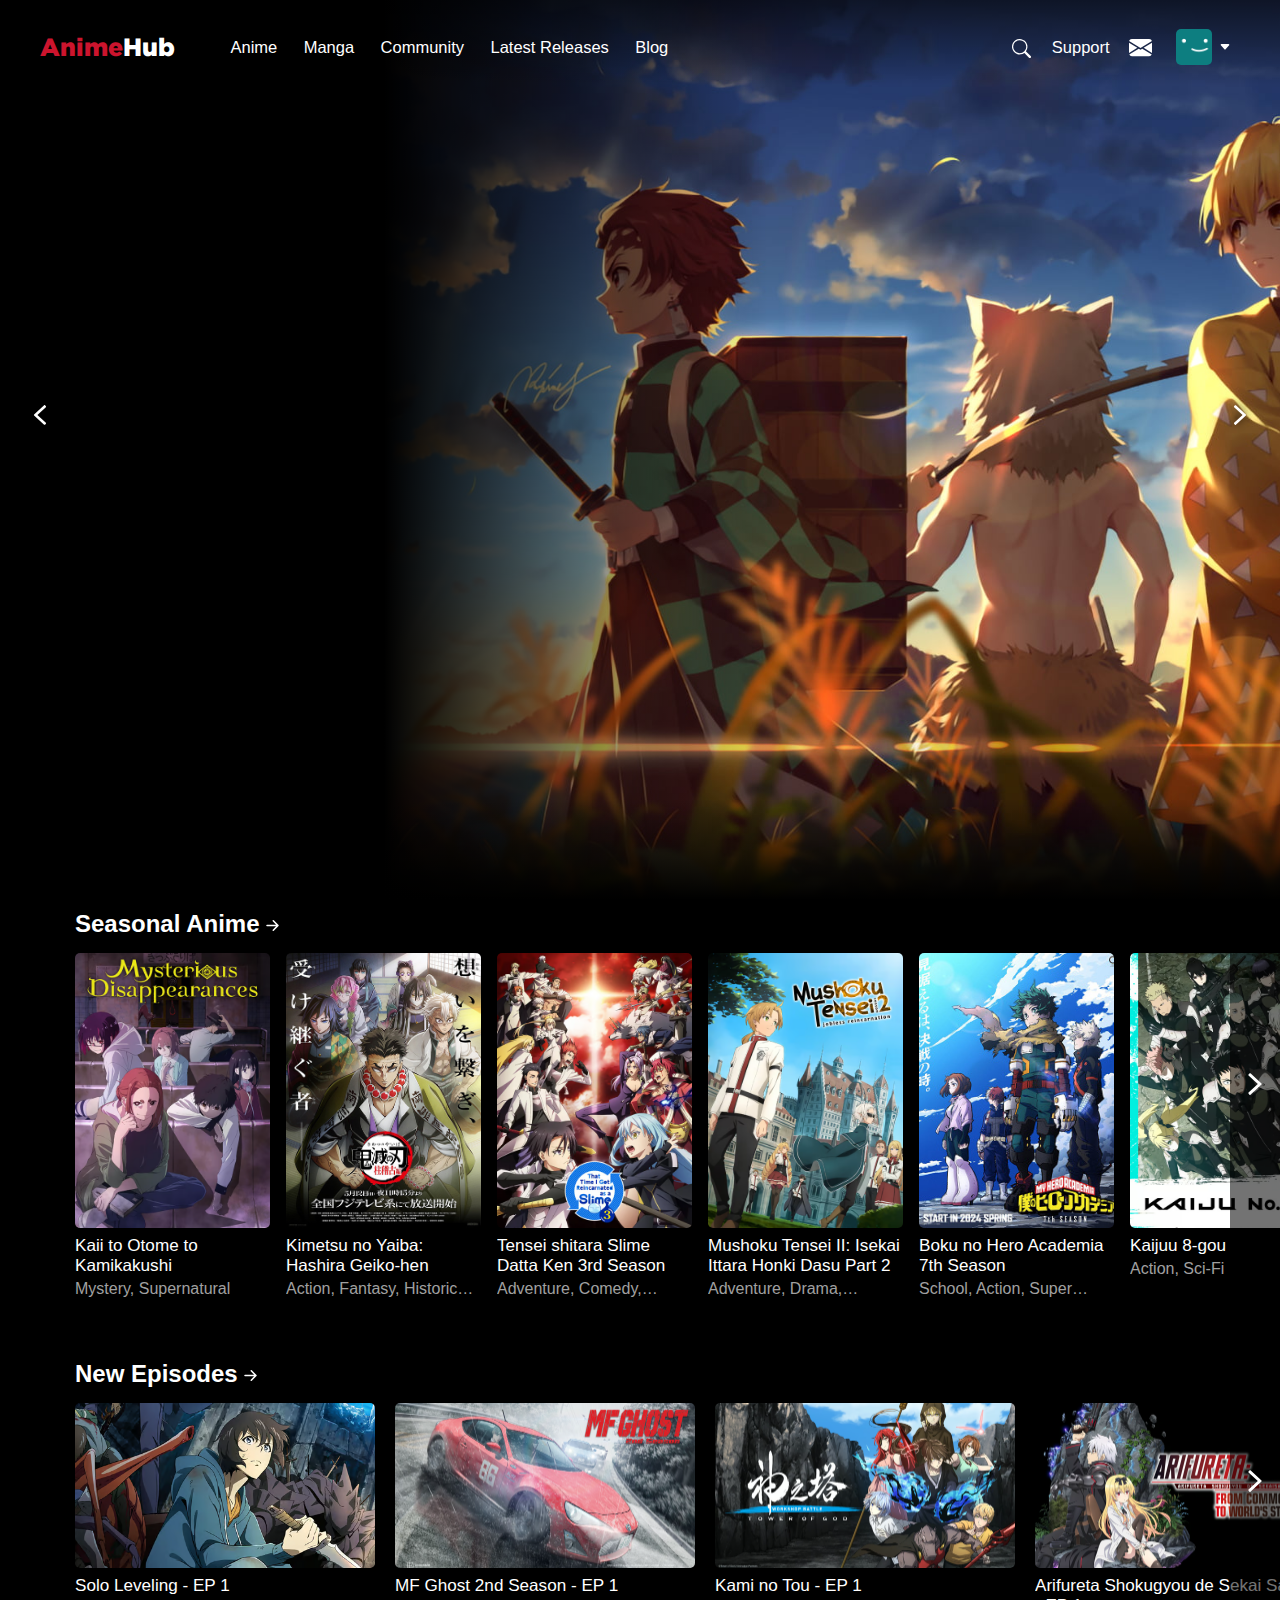
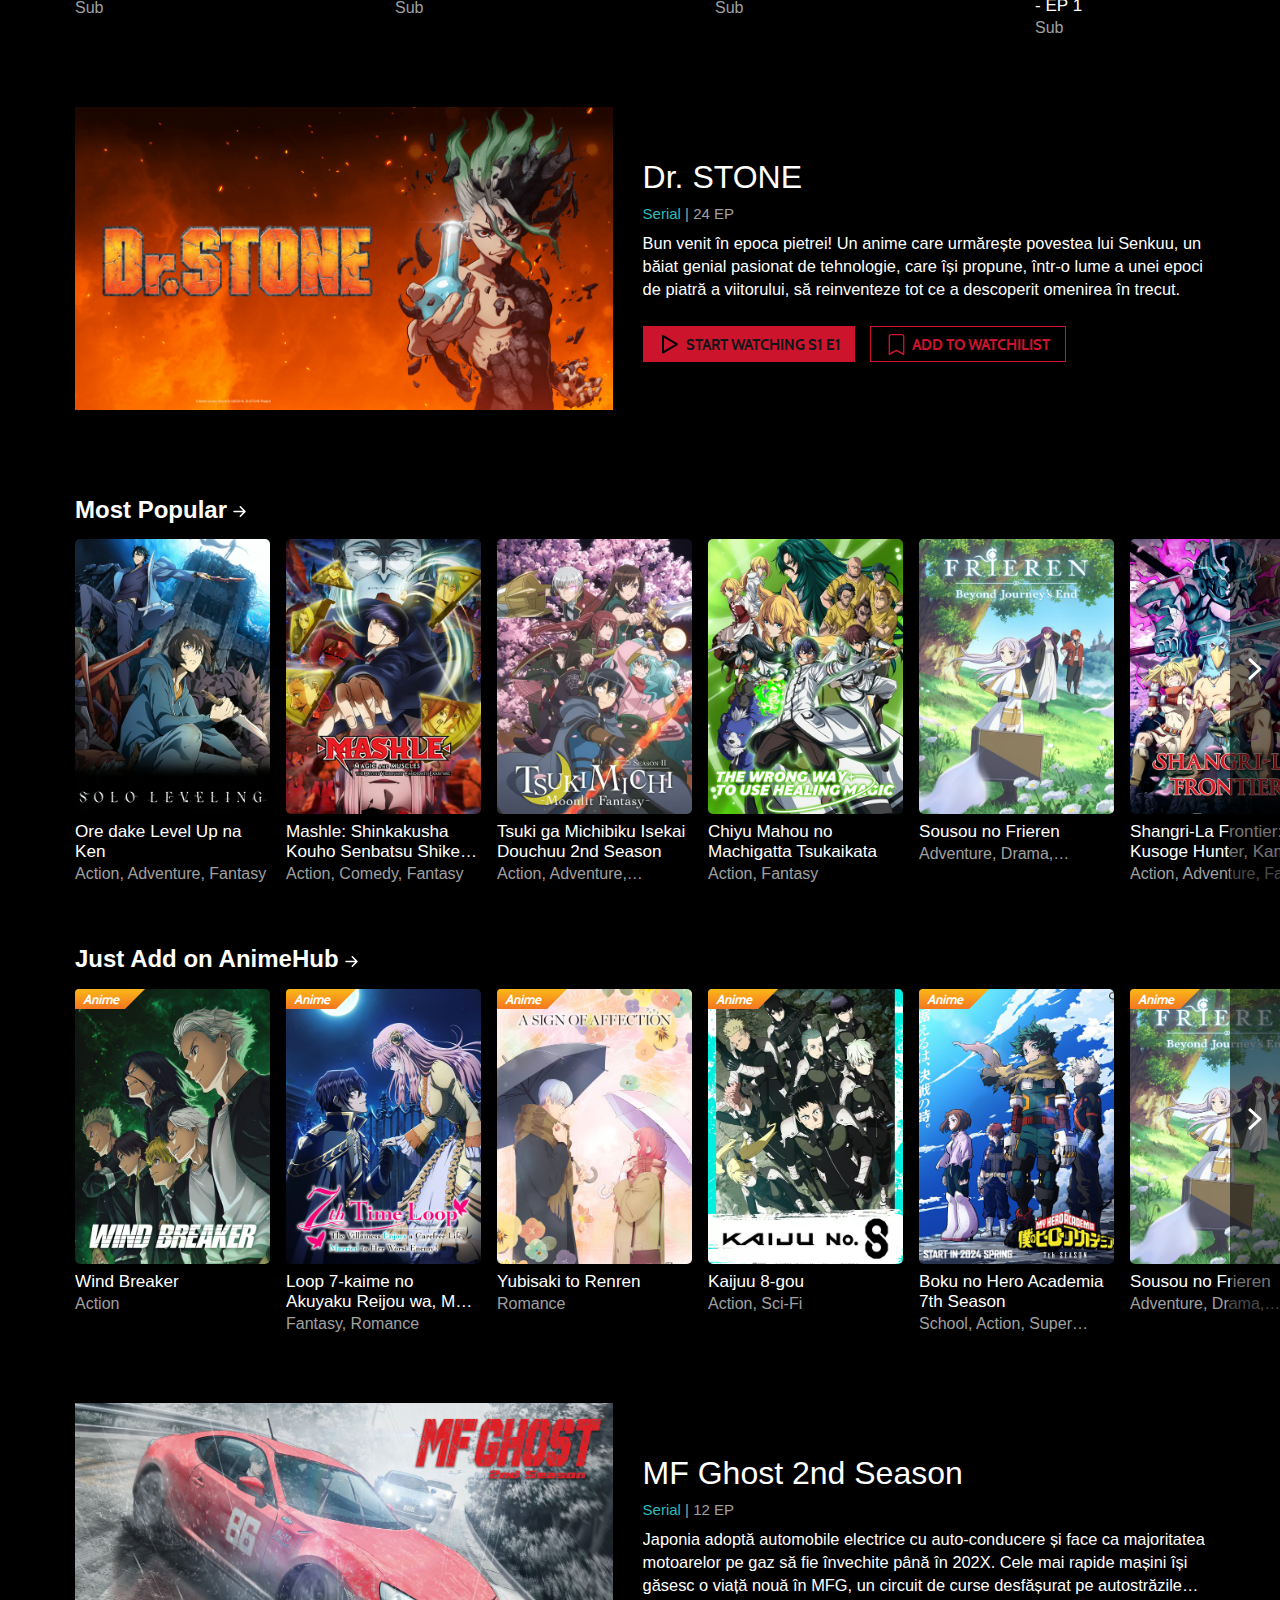
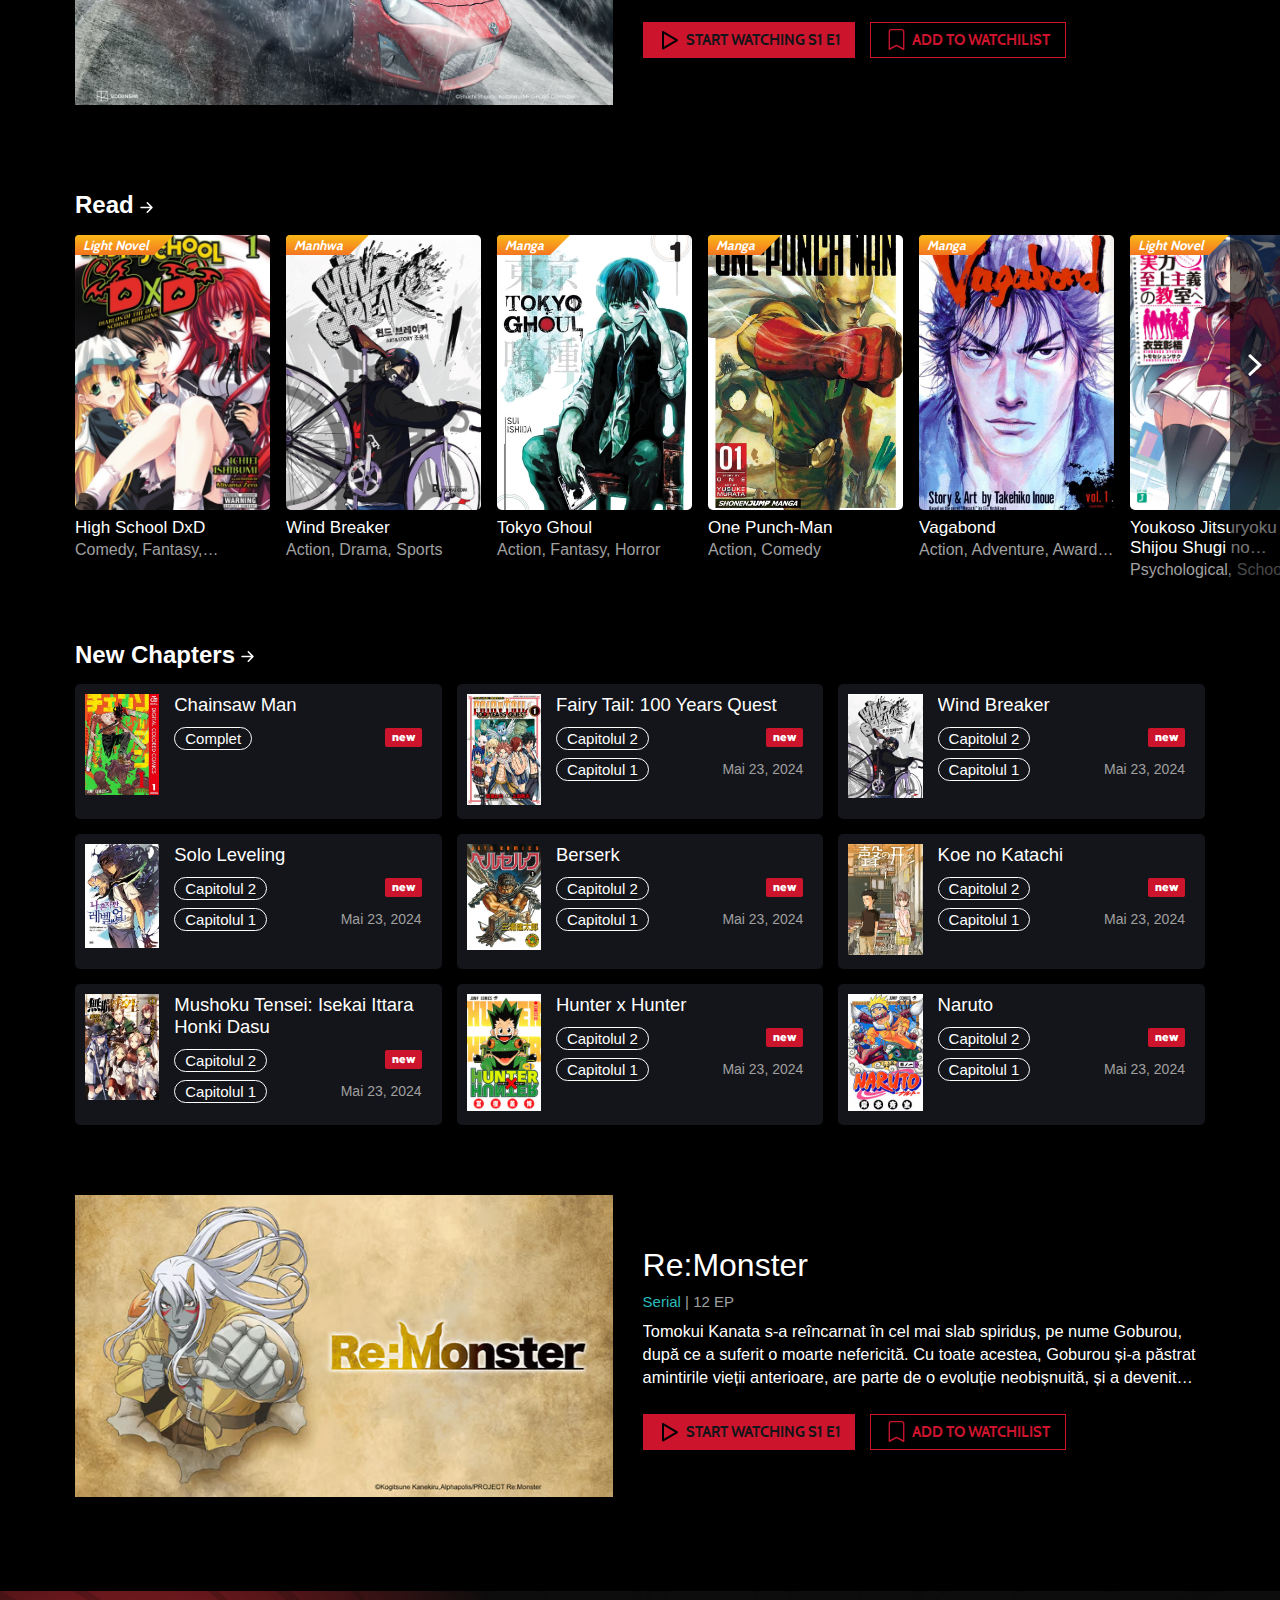
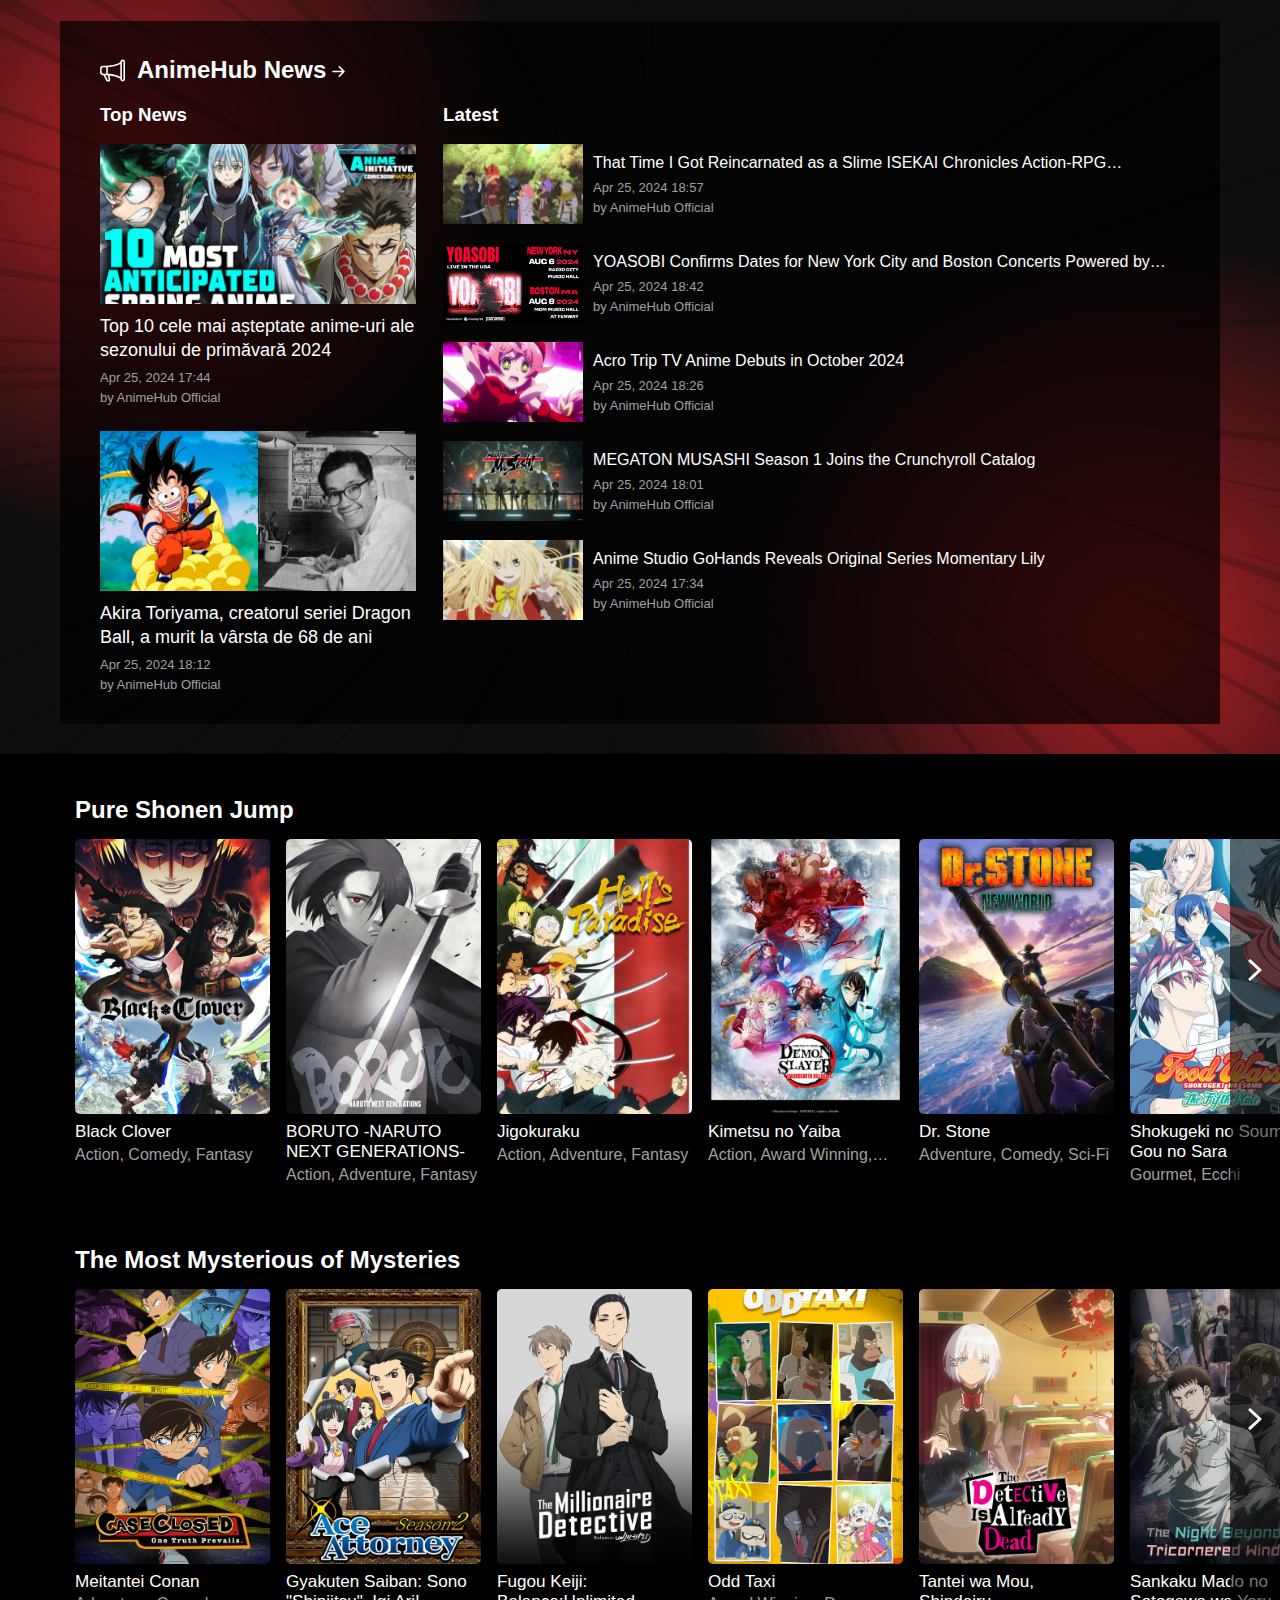
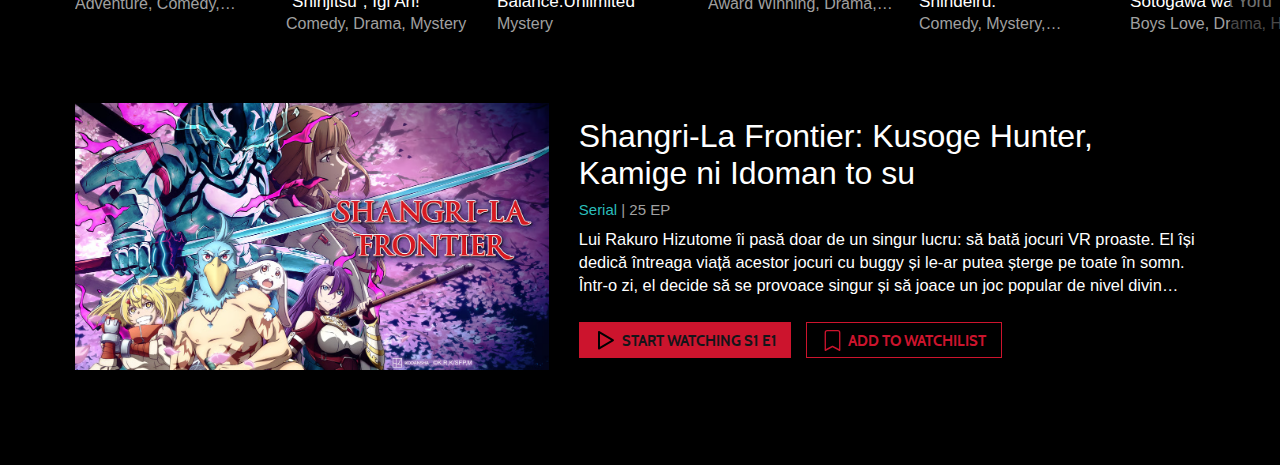
<file: index.html>
<!DOCTYPE html>
<html lang="en">
<head>
    <meta charset="UTF-8">
    <link rel="shortcut icon" href="./resources/Logo-site.png">
    <meta name="viewport" content="width=device-width, initial-scale=1.0">
    <title>AnimeHub</title>
    <link rel="stylesheet" href="./Anime-Home-Page/styles.css">
</head>
<body>
    <div class="massage">Se lucreaza!</div>
    <div class="container">
        <button onclick="topFunction()" id="myBtn" title="Go to top"><svg xmlns="http://www.w3.org/2000/svg" width="16" height="16" fill="currentColor" class="bi bi-arrow-up-short" viewBox="0 0 16 16">
            <path fill-rule="evenodd" d="M8 12a.5.5 0 0 0 .5-.5V5.707l2.146 2.147a.5.5 0 0 0 .708-.708l-3-3a.5.5 0 0 0-.708 0l-3 3a.5.5 0 1 0 .708.708L7.5 5.707V11.5a.5.5 0 0 0 .5.5"/>
          </svg></button>
        <header>
            <nav class="nav">
                <ul class="nav-ul-left hh">
                    <a href="#"><li class="nav-li-left logo"><span>Anime</span>Hub</li></a>
                    <a href="#"><li class="nav-li-left logo" id="logo"><span>A</span>H</li></a>
                    <a href=""><li class="nav-li-left tr-li hnl">Anime</li></a>
                    <a href=""><li class="nav-li-left tr-li hnl">Manga</li></a>
                    <a href=""><li class="nav-li-left tr-li hnl">Community</li></a>
                    <a href=""><li class="nav-li-left tr-li hnl">Latest Releases</li></a>
                    <a href=""><li class="nav-li-left tr-li hnl">Blog</li></a>
                </ul>
                <ul class="nav-ul-right">
                    <li class="nav-li-right">
                        <div class="search-box">
                            <input type="text" class="search-input" placeholder="Search..">
                            <div class="search-icon">
                                <svg xmlns="http://www.w3.org/2000/svg" width="16" height="16" fill="currentColor" class="bi bi-search" viewBox="0 0 16 16">
                                    <path d="M11.742 10.344a6.5 6.5 0 1 0-1.397 1.398h-.001q.044.06.098.115l3.85 3.85a1 1 0 0 0 1.415-1.414l-3.85-3.85a1 1 0 0 0-.115-.1zM12 6.5a5.5 5.5 0 1 1-11 0 5.5 5.5 0 0 1 11 0"/>
                                  </svg>
                            </div>
                            <div class="cancel-icon hidden">
                                <svg xmlns="http://www.w3.org/2000/svg" width="16" height="16" fill="currentColor" class="bi bi-x-lg" viewBox="0 0 16 16">
                                    <path d="M2.146 2.854a.5.5 0 1 1 .708-.708L8 7.293l5.146-5.147a.5.5 0 0 1 .708.708L8.707 8l5.147 5.146a.5.5 0 0 1-.708.708L8 8.707l-5.146 5.147a.5.5 0 0 1-.708-.708L7.293 8z"/>
                                </svg>
                            </div>
                        </div>
                    </li>
                    <li class="nav-li-right tr-li sp"><a href="">Support</a></li>
                    <li class="nav-li-right"><svg class="svg-notification sn1" xmlns="http://www.w3.org/2000/svg" width="16" height="16" fill="currentColor" class="bi bi-envelope-fill" viewBox="0 0 16 16">
                        <path d="M.05 3.555A2 2 0 0 1 2 2h12a2 2 0 0 1 1.95 1.555L8 8.414zM0 4.697v7.104l5.803-3.558zM6.761 8.83l-6.57 4.027A2 2 0 0 0 2 14h12a2 2 0 0 0 1.808-1.144l-6.57-4.027L8 9.586zm3.436-.586L16 11.801V4.697z"/>
                      </svg></li>
                    <li class="nav-li-right hh">
                        <div class="profile" id="dropdown-trigger">
                            <img class="profile-wrapper" id="profile-picture">
                            <input type="file" id="upload-input" accept="image/*">
                            <svg id="rotate-svg" xmlns="http://www.w3.org/2000/svg" width="16" height="16" fill="currentColor" class="bi bi-caret-down-fill" viewBox="0 0 16 16">
                                <path d="M7.247 11.14 2.451 5.658C1.885 5.013 2.345 4 3.204 4h9.592a1 1 0 0 1 .753 1.659l-4.796 5.48a1 1 0 0 1-1.506 0z"/></svg>
                            <ul id="dropdown-menu">
                                <li><a href=""><svg xmlns="http://www.w3.org/2000/svg" width="16" height="16" fill="currentColor" class="bi bi-person" viewBox="0 0 16 16">
                                    <path d="M8 8a3 3 0 1 0 0-6 3 3 0 0 0 0 6m2-3a2 2 0 1 1-4 0 2 2 0 0 1 4 0m4 8c0 1-1 1-1 1H3s-1 0-1-1 1-4 6-4 6 3 6 4m-1-.004c-.001-.246-.154-.986-.832-1.664C11.516 10.68 10.289 10 8 10s-3.516.68-4.168 1.332c-.678.678-.83 1.418-.832 1.664z"/>
                                    </svg><span>Profile</span></li></a>
                                <li class="sn2"><svg xmlns="http://www.w3.org/2000/svg" width="16" height="16" fill="currentColor" class="bi bi-envelope" viewBox="0 0 16 16">
                                    <path d="M0 4a2 2 0 0 1 2-2h12a2 2 0 0 1 2 2v8a2 2 0 0 1-2 2H2a2 2 0 0 1-2-2zm2-1a1 1 0 0 0-1 1v.217l7 4.2 7-4.2V4a1 1 0 0 0-1-1zm13 2.383-4.708 2.825L15 11.105zm-.034 6.876-5.64-3.471L8 9.583l-1.326-.795-5.64 3.47A1 1 0 0 0 2 13h12a1 1 0 0 0 .966-.741M1 11.105l4.708-2.897L1 5.383z"/>
                                  </svg><span>Notification</span></li>
                                <li><a href=""><svg xmlns="http://www.w3.org/2000/svg" width="16" height="16" fill="currentColor" class="bi bi-tv" viewBox="0 0 16 16">
                                    <path d="M2.5 13.5A.5.5 0 0 1 3 13h10a.5.5 0 0 1 0 1H3a.5.5 0 0 1-.5-.5M13.991 3l.024.001a1.5 1.5 0 0 1 .538.143.76.76 0 0 1 .302.254c.067.1.145.277.145.602v5.991l-.001.024a1.5 1.5 0 0 1-.143.538.76.76 0 0 1-.254.302c-.1.067-.277.145-.602.145H2.009l-.024-.001a1.5 1.5 0 0 1-.538-.143.76.76 0 0 1-.302-.254C1.078 10.502 1 10.325 1 10V4.009l.001-.024a1.5 1.5 0 0 1 .143-.538.76.76 0 0 1 .254-.302C1.498 3.078 1.675 3 2 3zM14 2H2C0 2 0 4 0 4v6c0 2 2 2 2 2h12c2 0 2-2 2-2V4c0-2-2-2-2-2"/>
                                  </svg><span>Anime List</span></li></a>
                                <li><a href=""><svg xmlns="http://www.w3.org/2000/svg" width="16" height="16" fill="currentColor" class="bi bi-book" viewBox="0 0 16 16">
                                    <path d="M1 2.828c.885-.37 2.154-.769 3.388-.893 1.33-.134 2.458.063 3.112.752v9.746c-.935-.53-2.12-.603-3.213-.493-1.18.12-2.37.461-3.287.811zm7.5-.141c.654-.689 1.782-.886 3.112-.752 1.234.124 2.503.523 3.388.893v9.923c-.918-.35-2.107-.692-3.287-.81-1.094-.111-2.278-.039-3.213.492zM8 1.783C7.015.936 5.587.81 4.287.94c-1.514.153-3.042.672-3.994 1.105A.5.5 0 0 0 0 2.5v11a.5.5 0 0 0 .707.455c.882-.4 2.303-.881 3.68-1.02 1.409-.142 2.59.087 3.223.877a.5.5 0 0 0 .78 0c.633-.79 1.814-1.019 3.222-.877 1.378.139 2.8.62 3.681 1.02A.5.5 0 0 0 16 13.5v-11a.5.5 0 0 0-.293-.455c-.952-.433-2.48-.952-3.994-1.105C10.413.809 8.985.936 8 1.783"/>
                                    </svg><span>Manga List</span></li></a>
                                <li><button id="upload-button"><svg xmlns="http://www.w3.org/2000/svg" width="16" height="16" fill="currentColor" class="bi bi-pencil" viewBox="0 0 16 16">
                                    <path d="M12.146.146a.5.5 0 0 1 .708 0l3 3a.5.5 0 0 1 0 .708l-10 10a.5.5 0 0 1-.168.11l-5 2a.5.5 0 0 1-.65-.65l2-5a.5.5 0 0 1 .11-.168zM11.207 2.5 13.5 4.793 14.793 3.5 12.5 1.207zm1.586 3L10.5 3.207 4 9.707V10h.5a.5.5 0 0 1 .5.5v.5h.5a.5.5 0 0 1 .5.5v.5h.293zm-9.761 5.175-.106.106-1.528 3.821 3.821-1.528.106-.106A.5.5 0 0 1 5 12.5V12h-.5a.5.5 0 0 1-.5-.5V11h-.5a.5.5 0 0 1-.468-.325"/>
                                  </svg>Change Avatar</button></li>
                                  <li><button class="remove-button" id="remove-avatar-button"><svg xmlns="http://www.w3.org/2000/svg" width="16" height="16" fill="currentColor" class="bi bi-eraser" viewBox="0 0 16 16">
                                    <path d="M8.086 2.207a2 2 0 0 1 2.828 0l3.879 3.879a2 2 0 0 1 0 2.828l-5.5 5.5A2 2 0 0 1 7.879 15H5.12a2 2 0 0 1-1.414-.586l-2.5-2.5a2 2 0 0 1 0-2.828zm2.121.707a1 1 0 0 0-1.414 0L4.16 7.547l5.293 5.293 4.633-4.633a1 1 0 0 0 0-1.414zM8.746 13.547 3.453 8.254 1.914 9.793a1 1 0 0 0 0 1.414l2.5 2.5a1 1 0 0 0 .707.293H7.88a1 1 0 0 0 .707-.293z"/>
                                  </svg>Remove Avatar</button></li>
                                  <li><button id="languages"><svg xmlns="http://www.w3.org/2000/svg" width="16" height="16" fill="currentColor" class="bi bi-translate" viewBox="0 0 16 16">
                                    <path d="M4.545 6.714 4.11 8H3l1.862-5h1.284L8 8H6.833l-.435-1.286zm1.634-.736L5.5 3.956h-.049l-.679 2.022z"/>
                                    <path d="M0 2a2 2 0 0 1 2-2h7a2 2 0 0 1 2 2v3h3a2 2 0 0 1 2 2v7a2 2 0 0 1-2 2H7a2 2 0 0 1-2-2v-3H2a2 2 0 0 1-2-2zm2-1a1 1 0 0 0-1 1v7a1 1 0 0 0 1 1h7a1 1 0 0 0 1-1V2a1 1 0 0 0-1-1zm7.138 9.995q.289.451.63.846c-.748.575-1.673 1.001-2.768 1.292.178.217.451.635.555.867 1.125-.359 2.08-.844 2.886-1.494.777.665 1.739 1.165 2.93 1.472.133-.254.414-.673.629-.89-1.125-.253-2.057-.694-2.82-1.284.681-.747 1.222-1.651 1.621-2.757H14V8h-3v1.047h.765c-.318.844-.74 1.546-1.272 2.13a6 6 0 0 1-.415-.492 2 2 0 0 1-.94.31"/></svg>
                                    <span id="language-text">Japan</span></button></li>
                                  <li><a href="/Premium-Page/premium.html"><svg xmlns="http://www.w3.org/2000/svg" width="16" height="16" fill="currentColor" class="bi bi-credit-card" viewBox="0 0 16 16">
                                    <path d="M0 4a2 2 0 0 1 2-2h12a2 2 0 0 1 2 2v8a2 2 0 0 1-2 2H2a2 2 0 0 1-2-2zm2-1a1 1 0 0 0-1 1v1h14V4a1 1 0 0 0-1-1zm13 4H1v5a1 1 0 0 0 1 1h12a1 1 0 0 0 1-1z"/>
                                    <path d="M2 10a1 1 0 0 1 1-1h1a1 1 0 0 1 1 1v1a1 1 0 0 1-1 1H3a1 1 0 0 1-1-1z"/></svg>
                                    <span>Premium</span></li></a>
                                <li><button id="sing-out">Sign out</button></li>
                            </ul>
                        </div>
                    </li>
                    <li class="nav-li-right hh">
                        <label class="menu" for="toggleMenu">
                            <input type="checkbox" id="toggleMenu" onclick="toggleMenu()">
                            <svg viewBox="0 0 32 32" class="menu-svg">
                                <path class="line line-top-bottom" d="M27 10 13 10C10.8 10 9 8.2 9 6 9 3.5 10.8 2 13 2 15.2 2 17 3.8 17 6L17 26C17 28.2 18.8 30 21 30 23.2 30 25 28.2 25 26 25 23.8 23.2 22 21 22L7 22"></path>
                                <path class="line" d="M7 16 27 16"></path>
                            </svg>
                        </label>
                    </li>
                </ul>
            </nav>
            <div class="menu-content" id="menuContent">
                <div class="content-list">
                    <a href="#"><li class="br-bottom">Home</li></a>
                    <a href="#Anime List"><li>Anime</li></a>
                    <a href="#Movies"><li>Manga</li></a>
                    <a href="#Popularly"><li>Community</li></a>
                    <a href="#Seasonal Anime"><li>Latest Releases</li></a>
                    <a href="#Top Anime"><li class="br-bottom">Blog</li></a>
                    <a href=""><li>Support</li></a>
                </div>
            </div>
        </header>

        <!-- slider -->
        <div class="slider">
            <!-- list Items -->
            <div class="list">
                <div class="item">
                    <img class="bg-banner-largescreen" src="./resources/cyberpunk.jpg" alt="cyberpunk.jpg">
                    <img class="bg-banner-mobile" src="./resources/cyberpunk-bgmobile.jpg" alt="cyberpunk.jpg">
                    <div class="content">
                        <a href="">
                        <img class="lg-name" src="./resources/Cyberpunk_Edgerunners_logo.png" alt="Cyberpunk: Edgerunners"></a>
                        <div class="dt1 dt-animation">
                            <ul>
                                <li class="type">serial</li>
                                <li class="bar">︱</li>
                                <li>2022</li>
                                <li class="bar">︱</li>
                                <li>18+</li>
                                <li class="bar">︱</li>
                                <li class="ep">10 ep <span class="text-transparent">sss</span></li>
                            </ul>
                        </div>
                        <p class="dt2 dt-animation">
                            David Martinez, un adolescent din Night City, visează să ajungă la conducerea Arasaka. După un incident tragic, își instalează o proteză specială pentru răzbunare. Exmatriculat din academie, se aliază cu hoața de date Lucy Kushinada, intrând în lumea criminală a orașului.
                        </p>
                        <ul class="genres dt-animation">
                            <li>Action</li>
                            <li class="circle">●</li>
                            <li>Sci-Fi</li>
                        </ul>
                    </div>
                </div>
                <div class="item">
                    <img class="bg-banner-largescreen" src="./resources/AOT-BANNER.jpg" alt="Attack on Titan">
                    <img class="bg-banner-mobile" src="./resources/aot-mobile2.jpg" alt="Attack on Titan">
                    <div class="content">
                        <a href="">
                        <img class="lg-name" src="./resources/AOT-logo.png" alt="AOT"></a>
                        <div class="dt1 dt-animation">
                            <ul>
                                <li class="type">serial</li>
                                <li class="bar">︱</li>
                                <li>2022</li>
                                <li class="bar">︱</li>
                                <li>18+</li>
                                <li class="bar">︱</li>
                                <li class="ep">10 ep <span class="text-transparent">sss</span></li>
                            </ul>
                        </div>
                        <p class="dt2 dt-animation">
                            Cu secole în urmă, omenirea aproape căzuse sub asaltul titaniilor - creaturi brute și fără milă care devorau oameni. Într-un singur oraș supraviețuitor locuiește tânărul Eren, hotărât să se răzbune pentru moartea mamei sale, jurând să-i distrugă pe toți titani.
                        </p>
                        <ul class="genres dt-animation">
                            <li>Action</li>
                            <li class="circle">●</li>
                            <li>Drama</li>
                            <li class="circle">●</li>
                            <li>Gore</li>
                            <li class="circle">●</li>
                            <li>Shounen</li>
                            <li class="circle">●</li>
                            <li>Military</li>
                        </ul>
                    </div>
                </div>
                <div class="item">
                    <img class="bg-banner-largescreen" src="./resources/Your Name. bg.jpg" alt="Your Name.">
                    <img class="bg-banner-mobile" src="./resources/Your Name. bg-mobile.jpg" alt="Your Name.">
                    <div class="content">
                        <a href="">
                        <img class="lg-name" src="./resources/your name.logo.png" alt="Your Name."></a>
                        <div class="dt1 dt-animation">
                            <ul>
                                <li class="type">movie</li>
                                <li class="bar">︱</li>
                                <li>2016</li>
                                <li class="bar">︱</li>
                                <li>13+</li>
                                <li class="bar">︱</li>
                                <li class="ep">1 hr. 46 min.</li>
                            </ul>
                        </div>
                        <p class="dt2 dt-animation">
                            Mitsuha Miyamizu, o fată din mediul rural, visează la viața de la Tokyo, în timp ce Taki Tachibana, un băiat de oraș, visează la arhitectură. Își schimbă corpurile, căutându-se unul pe altul, modificând destinele în „Kimi no Na wa”.
                        </p>
                        <ul class="genres dt-animation">
                            <li>Drama</li>
                            <li class="circle">●</li>
                            <li>Romantic</li>
                            <li class="circle">●</li>
                            <li>School</li>
                            <li class="circle">●</li>
                            <li>Supranatural</li>
                        </ul>
                    </div>
                </div>
                <div class="item">
                    <img class="bg-banner-largescreen" src="./resources/Steins;Gate-bg-pc.jpg" alt="Steins;Gate">
                    <img class="bg-banner-mobile" src="./resources/Steins;Gate-bg-mobile.jpg" alt="Steins;Gate">
                    <div class="content">
                        <a href="">
                        <img class="lg-name" src="./resources/Steins;Gate.png" alt="Steins;Gate"></a>
                        <div class="dt1 dt-animation">
                            <ul>
                                <li class="type">serial</li>
                                <li class="bar">︱</li>
                                <li>2011</li>
                                <li class="bar">︱</li>
                                <li>13+</li>
                                <li class="bar">︱</li>
                                <li class="ep">24 ep</li> <span class="text-transparent">ssssssssss</span></li>
                            </ul>
                        </div>
                        <p class="dt2 dt-animation">
                            Okabe, Mayuri și Daru, echipa „Laboratorului Dispozitivelor de Ultimă Generație”, descoperă că pot trimite mesaje în trecut folosind un cuptor cu microunde și un telefon mobil. Dar când experimentele lor scapă de sub control, consecințele ar putea fi devastatoare.
                        </p>
                        <ul class="genres dt-animation">
                            <li>Time Travel</li>
                            <li class="circle">●</li>
                            <li>Sci-Fi</li>
                            <li class="circle">●</li>
                            <li>Suspense</li>
                            <li class="circle">●</li>
                            <li>Drama</li>
                        </ul>
                    </div>
                </div>
                <div class="item">
                    <img class="bg-banner-largescreen" src="./resources/Demon Slayer-bgpc.jpg" alt="Demon Slayer">
                    <img class="bg-banner-mobile" src="./resources/Demon Slayer-bg-mobile.jpg" alt="Demon Slayer">
                    <div class="content">
                        <a href="">
                        <img class="lg-name" src="./resources/Demon Slayer-Logo.png" alt="Demon Slayer"></a>
                        <div class="dt1 dt-animation">
                            <ul>
                                <li class="type">serial</li>
                                <li class="bar">︱</li>
                                <li>2019</li>
                                <li class="bar">︱</li>
                                <li>15+</li>
                                <li class="bar">︱</li>
                                <li class="ep">26 ep <span class="text-transparent">sssssssss</span></li>
                            </ul>   
                        </div>
                        <p class="dt2 dt-animation">
                            Tanjirou și sora lui Nezuko sunt singurii supraviețuitori ai unui atac demoniac care le-a ucis familia. Nezuko, transformată în demon, păstrează trăsături umane. Tanjirou se angajează să-și salveze sora și să lupte împotriva demonilor, pornind într-o aventură periculoasă pentru a-și restabili familia și a-și vindeca sora.
                        </p>
                        <ul class="genres dt-animation">
                            <li>Action</li>
                            <li class="circle">●</li>
                            <li>Shounen</li>
                            <li class="circle">●</li>
                            <li>Fantasy</li>
                            <li class="circle">●</li>
                            <li>Award Winning</li>
                        </ul>
                    </div>
                </div>
                <div class="item">
                    <img class="bg-banner-largescreen" src="./resources/Kaguya-sama Love is War-bg-pc.jpg" alt="Kaguya-sama Love is War">
                    <img class="bg-banner-mobile" src="./resources/Kaguya-sama Love is War-bg-mobile.jpg" alt="Kaguya-sama Love is War">
                    <div class="content">
                        <a href="">
                        <img class="lg-name" src="./resources/Kaguya-sama Love is War-logo.png" alt="Kaguya-sama Love is War"></a>
                        <div class="dt1 dt-animation">
                            <ul>
                                <li class="type">serial</li>
                                <li class="bar">︱</li>
                                <li>2019</li>
                                <li class="bar">︱</li>
                                <li>13+</li>
                                <li class="bar">︱</li>
                                <li class="ep">12 ep</li> <span class="text-transparent">sssssssss</span></li>
                            </ul>
                        </div>
                        <p class="dt2 dt-animation">
                            Miyuki și Kaguya, cei mai străluciți elevi ai Academiei Shuchiin, se prind într-un joc subtil de a-și recunoaște sentimentele unul pentru celălalt, încercând să nu-și compromită mândria sau statutul lor de lideri de elită.
                        </p>
                        <ul class="genres dt-animation">
                            <li>Comedy</li>
                            <li class="circle">●</li>
                            <li>Psihologic</li>
                            <li class="circle">●</li>
                            <li>Romance</li>
                            <li class="circle">●</li>
                            <li>School</li>
                        </ul>
                    </div>
                </div>
                <div class="item">
                    <img class="bg-banner-largescreen" src="./resources/Weathering With You-bgpc.jpg" alt="Weathering With You">
                    <img class="bg-banner-mobile" src="./resources/Weathering With You-bg-mobile.jpg" alt="Weathering With You">
                    <div class="content">
                        <a href="">
                            <img class="lg-name" src="./resources/Weathering With You-lg.png" alt="Weathering With You"></a>
                        <div class="dt1 dt-animation">
                            <ul>
                                <li class="type">movie</li>
                                <li class="bar">︱</li>
                                <li>2019</li>
                                <li class="bar">︱</li>
                                <li>13+</li>
                                <li class="bar">︱</li>
                                <li class="ep">1 hr. 52 min.</li>
                            </ul>
                        </div>
                        <p class="dt2 dt-animation">
                            Tokyo a fost asaltat de o ploaie ce pare că nu se mai oprește, însă există niște fete speciale care pot să oprească ploaia și să readucă soarele pe cerul albastru, dar cu ce preț? S-o merita oare?
                        </p>
                        <ul class="genres dt-animation">
                            <li>Fantasy</li>
                            <li class="circle">●</li>
                            <li>Romance</li>
                            <li class="circle">●</li>
                            <li>Drama</li>
                            <li class="circle">●</li>
                            <li>Award Winning</li>
                        </ul>
                    </div>
                </div>
            </div>
        </div>
        <button id="prev-button"><svg xmlns="http://www.w3.org/2000/svg" xmlns:xlink="http://www.w3.org/1999/xlink" version="1.1" width="256" height="256" viewBox="0 0 256 256" xml:space="preserve"><defs></defs>
            <g style="stroke: none; stroke-width: 0; stroke-dasharray: none; stroke-linecap: butt; stroke-linejoin: miter; stroke-miterlimit: 10; fill: none; fill-rule: nonzero; opacity: 1;" transform="translate(1.4065934065934016 1.4065934065934016) scale(2.81 2.81)" >
                <path d="M 68.045 89.028 l 3.93 -4.264 c 1.129 -1.225 1.051 -3.132 -0.174 -4.261 l -37.4 -34.473 c -0.602 -0.555 -0.602 -1.505 0 -2.06 l 37.4 -34.473 c 1.225 -1.129 1.302 -3.037 0.174 -4.261 l -3.93 -4.263 c -1.129 -1.225 -3.037 -1.302 -4.261 -0.174 l -45.609 42.04 c -1.263 1.164 -1.263 3.159 0 4.323 l 45.609 42.04 C 65.008 90.331 66.916 90.253 68.045 89.028 z" style="stroke: none; stroke-width: 1; stroke-dasharray: none; stroke-linecap: butt; stroke-linejoin: miter; stroke-miterlimit: 10; fill: rgb(255, 255, 255); fill-rule: nonzero; opacity: 1;" transform=" matrix(1 0 0 1 0 0) " stroke-linecap="round" /></g>
            </svg></button>
        <button id="next-button"><svg xmlns="http://www.w3.org/2000/svg" xmlns:xlink="http://www.w3.org/1999/xlink" version="1.1" width="256" height="256" viewBox="0 0 256 256" xml:space="preserve"><defs></defs>
            <g style="stroke: none; stroke-width: 0; stroke-dasharray: none; stroke-linecap: butt; stroke-linejoin: miter; stroke-miterlimit: 10; fill: none; fill-rule: nonzero; opacity: 1;" transform="translate(1.4065934065934016 1.4065934065934016) scale(2.81 2.81)" >
                <path d="M 68.045 89.028 l 3.93 -4.264 c 1.129 -1.225 1.051 -3.132 -0.174 -4.261 l -37.4 -34.473 c -0.602 -0.555 -0.602 -1.505 0 -2.06 l 37.4 -34.473 c 1.225 -1.129 1.302 -3.037 0.174 -4.261 l -3.93 -4.263 c -1.129 -1.225 -3.037 -1.302 -4.261 -0.174 l -45.609 42.04 c -1.263 1.164 -1.263 3.159 0 4.323 l 45.609 42.04 C 65.008 90.331 66.916 90.253 68.045 89.028 z" style="stroke: none; stroke-width: 1; stroke-dasharray: none; stroke-linecap: butt; stroke-linejoin: miter; stroke-miterlimit: 10; fill: rgb(255, 255, 255); fill-rule: nonzero; opacity: 1;" transform=" matrix(1 0 0 1 0 0) " stroke-linecap="round" /></g>
            </svg></button>
            <div class="btm-shadow"></div>
        <div class="section-articles">
            <div class="header-tittle">
               <a href=""><h1>Seasonal Anime<svg xmlns="http://www.w3.org/2000/svg" width="16" height="16" fill="currentColor" class="bi bi-arrow-right-short" viewBox="0 0 16 16">
                <path fill-rule="evenodd" d="M4 8a.5.5 0 0 1 .5-.5h5.793L8.146 5.354a.5.5 0 1 1 .708-.708l3 3a.5.5 0 0 1 0 .708l-3 3a.5.5 0 0 1-.708-.708L10.293 8.5H4.5A.5.5 0 0 1 4 8"/>
              </svg></h1></a>
            </div>
            <div class="articles-wrp">
                <a href=""><article class="article">
                    <div class="cover-article">
                        <img src="./resources/Kaii to Otome to Kamikakushi.jpe" alt="Kaii to Otome to Kamikakushi">
                    </div>
                    <div class="title-article">
                        <p class="title-serie-jp">Kaii to Otome to Kamikakushi</p>
                        <p class="title-serie-en">Mysterious Disappearances</p>
                        <p class="genres-article">Mystery, Supernatural</p>
                    </div>
                </article></a>
                <a href=""><article class="article">
                    <div class="cover-article">
                        <img src="./resources/Kimetsu no Yaiba Hashira Geiko-hen.jpg" alt="Kimetsu no Yaiba: Hashira Geiko-hen">
                    </div>
                    <div class="title-article">
                        <p class="title-serie-jp">Kimetsu no Yaiba: Hashira Geiko-hen</p>
                        <p class="title-serie-en">Demon Slayer: Kimetsu no Yaiba Hashira Training Arc</p>
                        <p class="genres-article">Action, Fantasy, Historical, Shounen</p>
                    </div>
                </article></a>
                <a href=""><article class="article">
                    <div class="cover-article">
                        <img src="./resources/Tensei shitara Slime Datta Ken 3rd Season.jpe" alt="Tensei shitara Slime Datta Ken 3rd Season">
                    </div>
                    <div class="title-article">
                        <p class="title-serie-jp">Tensei shitara Slime Datta Ken 3rd Season</p>
                        <p class="title-serie-en">That Time I Got Reincarnated as a Slime Season 3</p>
                        <p class="genres-article">Adventure, Comedy, Action, Fantasy</p>
                    </div>
                </article></a>
                <a href=""><article class="article">
                    <div class="cover-article">
                        <img src="./resources/Mushoku Tensei II Isekai Ittara Honki Dasu Part 2.jpe" alt="Mushoku Tensei II: Isekai Ittara Honki Dasu Part 2">
                    </div>
                    <div class="title-article">
                        <p class="title-serie-jp">Mushoku Tensei II: Isekai Ittara Honki Dasu Part 2</p>
                        <p class="title-serie-en">Mushoku Tensei: Jobless Reincarnation Season 2 Part 2</p>
                        <p class="genres-article">Adventure, Drama, Fantasy, Ecchi</p>
                    </div>
                </article></a>
                <a href=""><article class="article">
                    <div class="cover-article">
                        <img src="./resources/Boku no Hero Academia 7th Season.jpg" alt="Boku no Hero Academia 7th Season">
                    </div>
                    <div class="title-article">
                        <p class="title-serie-jp">Boku no Hero Academia 7th Season</p>
                        <p class="title-serie-en">My Hero Academia Season 7</p>
                        <p class="genres-article">School, Action, Super Power</p>
                    </div>
                </article></a>
                <a href=""><article class="article">
                    <div class="cover-article">
                        <img src="./resources/Kaijuu 8-gou.jpe" alt="Kaijuu 8-gou">
                    </div>
                    <div class="title-article">
                        <p class="title-serie-jp">Kaijuu 8-gou</p>
                        <p class="title-serie-en">Kaiju No. 8</p>
                        <p class="genres-article">Action, Sci-Fi</p>
                    </div>
                </article></a>
                <a href=""><article class="article">
                    <div class="cover-article">
                        <img src="./resources/Ookami to Koushinryou Merchant Meets the Wise Wolf.jpe" alt="Ookami to Koushinryou: Merchant Meets the Wise Wolf">
                    </div>
                    <div class="title-article">
                        <p class="title-serie-jp">Ookami to Koushinryou: Merchant Meets the Wise Wolf</p>
                        <p class="title-serie-en">Spice and Wolf: Merchant Meets the Wise Wolf</p>
                        <p class="genres-article">Adventure, Drama, Fantasy, Romance</p>
                    </div>
                </article></a>
                <a href=""><article class="article">
                    <div class="cover-article">
                        <img src="./resources/Maou Gakuin no Futekigousha II Shijou Saikyou no Maou no Shiso, Tensei shite Shison-tachi no Gakkou e Kayou Part 2.jpe" alt="Maou Gakuin no Futekigousha II: Shijou Saikyou no Maou no Shiso, Tensei shite Shison-tachi no Gakkou e Kayou Part 2">
                    </div>
                    <div class="title-article">
                        <p class="title-serie-jp">Maou Gakuin no Futekigousha II: Shijou Saikyou no Maou no Shiso, Tensei shite Shison-tachi no Gakkou e Kayou Part 2</p>
                        <p class="title-serie-en">The Misfit of Demon King Academy Ⅱ</p>
                        <p class="genres-article">Action, Fantasy</p>
                    </div>
                </article></a>
                <a href=""><article class="article">
                    <div class="cover-article">
                        <img src="./resources/Wind Breaker.jpe" alt="Wind Breaker">
                    </div>
                    <div class="title-article">
                        <p class="title-serie-jp">Wind Breaker</p>
                        <p class="title-serie-en">Wind Breaker</p>
                        <p class="genres-article">Action</p>
                    </div>
                </article></a>
                <a href=""><article class="article">
                    <div class="cover-article">
                        <img src="./resources/Mahouka Koukou no Rettousei 3rd Season.jpe" alt="Mahouka Koukou no Rettousei 3rd Season">
                    </div>
                    <div class="title-article">
                        <p class="title-serie-jp">Mahouka Koukou no Rettousei 3rd Season</p>
                        <p class="title-serie-en">The Irregular at Magic High School Season 3</p>
                        <p class="genres-article">Action, Fantasy, Romance, Sci-Fi</p>
                    </div>
                </article></a>
                <a href=""><article class="article">
                    <div class="cover-article">
                        <img src="./resources/Kono Subarashii Sekai ni Shukufuku wo! 3.jpg" alt="Kono Subarashii Sekai ni Shukufuku wo! 3">
                    </div>
                    <div class="title-article">
                        <p class="title-serie-jp">Kono Subarashii Sekai ni Shukufuku wo! 3</p>
                        <p class="title-serie-en">KonoSuba: God's Blessing on This Wonderful World! 3</p>
                        <p class="genres-article">Adventure, Comedy, Fantasy, Isekai, Parody</p>
                    </div>
                </article></a>
                <button class="prev-button-article"><svg xmlns="http://www.w3.org/2000/svg" xmlns:xlink="http://www.w3.org/1999/xlink" version="1.1" width="256" height="256" viewBox="0 0 256 256" xml:space="preserve"><defs></defs>
                    <g style="stroke: none; stroke-width: 0; stroke-dasharray: none; stroke-linecap: butt; stroke-linejoin: miter; stroke-miterlimit: 10; fill: none; fill-rule: nonzero; opacity: 1;" transform="translate(1.4065934065934016 1.4065934065934016) scale(2.81 2.81)" >
                        <path d="M 68.045 89.028 l 3.93 -4.264 c 1.129 -1.225 1.051 -3.132 -0.174 -4.261 l -37.4 -34.473 c -0.602 -0.555 -0.602 -1.505 0 -2.06 l 37.4 -34.473 c 1.225 -1.129 1.302 -3.037 0.174 -4.261 l -3.93 -4.263 c -1.129 -1.225 -3.037 -1.302 -4.261 -0.174 l -45.609 42.04 c -1.263 1.164 -1.263 3.159 0 4.323 l 45.609 42.04 C 65.008 90.331 66.916 90.253 68.045 89.028 z" style="stroke: none; stroke-width: 1; stroke-dasharray: none; stroke-linecap: butt; stroke-linejoin: miter; stroke-miterlimit: 10; fill: rgb(255, 255, 255); fill-rule: nonzero; opacity: 1;" transform=" matrix(1 0 0 1 0 0) " stroke-linecap="round" /></g>
                </svg></button>
                <button class="next-button-article"><svg xmlns="http://www.w3.org/2000/svg" xmlns:xlink="http://www.w3.org/1999/xlink" version="1.1" width="256" height="256" viewBox="0 0 256 256" xml:space="preserve"><defs></defs>
                    <g style="stroke: none; stroke-width: 0; stroke-dasharray: none; stroke-linecap: butt; stroke-linejoin: miter; stroke-miterlimit: 10; fill: none; fill-rule: nonzero; opacity: 1;" transform="translate(1.4065934065934016 1.4065934065934016) scale(2.81 2.81)" >
                        <path d="M 68.045 89.028 l 3.93 -4.264 c 1.129 -1.225 1.051 -3.132 -0.174 -4.261 l -37.4 -34.473 c -0.602 -0.555 -0.602 -1.505 0 -2.06 l 37.4 -34.473 c 1.225 -1.129 1.302 -3.037 0.174 -4.261 l -3.93 -4.263 c -1.129 -1.225 -3.037 -1.302 -4.261 -0.174 l -45.609 42.04 c -1.263 1.164 -1.263 3.159 0 4.323 l 45.609 42.04 C 65.008 90.331 66.916 90.253 68.045 89.028 z" style="stroke: none; stroke-width: 1; stroke-dasharray: none; stroke-linecap: butt; stroke-linejoin: miter; stroke-miterlimit: 10; fill: rgb(255, 255, 255); fill-rule: nonzero; opacity: 1;" transform=" matrix(1 0 0 1 0 0) " stroke-linecap="round" /></g>
                </svg></button>
            </div>
        </div>

                <div class="section-articles">
            <div class="header-tittle">
               <a href=""><h1>New Episodes<svg xmlns="http://www.w3.org/2000/svg" width="16" height="16" fill="currentColor" class="bi bi-arrow-right-short" viewBox="0 0 16 16">
                <path fill-rule="evenodd" d="M4 8a.5.5 0 0 1 .5-.5h5.793L8.146 5.354a.5.5 0 1 1 .708-.708l3 3a.5.5 0 0 1 0 .708l-3 3a.5.5 0 0 1-.708-.708L10.293 8.5H4.5A.5.5 0 0 1 4 8"/>
              </svg></h1></a>
            </div>
            <div class="articles-episodes-wrp">
                <a href=""><article class="article-episodes">
                    <div class="cover-article-episode">
                        <img src="./resources/Solo Leveling.jpe" alt="Solo Leveling">
                    </div>
                    <div class="btn-play"><svg xmlns="http://www.w3.org/2000/svg" width="16" height="16" fill="currentColor" class="bi bi-play-circle" viewBox="0 0 16 16">
                        <path d="M8 15A7 7 0 1 1 8 1a7 7 0 0 1 0 14m0 1A8 8 0 1 0 8 0a8 8 0 0 0 0 16"/>
                        <path d="M6.271 5.055a.5.5 0 0 1 .52.038l3.5 2.5a.5.5 0 0 1 0 .814l-3.5 2.5A.5.5 0 0 1 6 10.5v-5a.5.5 0 0 1 .271-.445"/>
                      </svg></div>
                    <div class="title-article">
                        <p class="title-serie-jp">Solo Leveling - EP 1</p>
                        <p class="title-serie-en">Solo Leveling - EP 1</p>
                        <p class="genres-article">Sub</p>
                    </div>
                </article></a>
                <a href=""><article class="article-episodes">
                    <div class="cover-article-episode">
                        <img src="./resources/b61c2f4e5cc43ac1211b03fcbae03c78.avif" alt="MF Ghost 2nd Season">
                    </div>
                    <div class="btn-play"><svg xmlns="http://www.w3.org/2000/svg" width="16" height="16" fill="currentColor" class="bi bi-play-circle" viewBox="0 0 16 16">
                        <path d="M8 15A7 7 0 1 1 8 1a7 7 0 0 1 0 14m0 1A8 8 0 1 0 8 0a8 8 0 0 0 0 16"/>
                        <path d="M6.271 5.055a.5.5 0 0 1 .52.038l3.5 2.5a.5.5 0 0 1 0 .814l-3.5 2.5A.5.5 0 0 1 6 10.5v-5a.5.5 0 0 1 .271-.445"/>
                      </svg></div>
                    <div class="title-article">
                        <p class="title-serie-jp">MF Ghost 2nd Season - EP 1</p>
                        <p class="title-serie-en">MF Ghost 2nd Season - EP 1</p>
                        <p class="genres-article">Sub</p>
                    </div>
                </article></a>
                <a href=""><article class="article-episodes">
                    <div class="cover-article-episode">
                        <img src="/resources/Tower of God-cv.avif" alt="Tower of God">
                    </div>
                    <div class="btn-play"><svg xmlns="http://www.w3.org/2000/svg" width="16" height="16" fill="currentColor" class="bi bi-play-circle" viewBox="0 0 16 16">
                        <path d="M8 15A7 7 0 1 1 8 1a7 7 0 0 1 0 14m0 1A8 8 0 1 0 8 0a8 8 0 0 0 0 16"/>
                        <path d="M6.271 5.055a.5.5 0 0 1 .52.038l3.5 2.5a.5.5 0 0 1 0 .814l-3.5 2.5A.5.5 0 0 1 6 10.5v-5a.5.5 0 0 1 .271-.445"/>
                      </svg></div>
                    <div class="title-article">
                        <p class="title-serie-jp">Kami no Tou - EP 1</p>
                        <p class="title-serie-en">Tower of God - EP 1</p>
                        <p class="genres-article">Sub</p>
                    </div>
                </article></a>
                <a href=""><article class="article-episodes">
                    <div class="cover-article-episode">
                        <img src="/resources/Arifureta Shokugyou de Sekai Saikyou-cv.avif" alt="Arifureta Shokugyou de Sekai Saikyou">
                    </div>
                    <div class="btn-play"><svg xmlns="http://www.w3.org/2000/svg" width="16" height="16" fill="currentColor" class="bi bi-play-circle" viewBox="0 0 16 16">
                        <path d="M8 15A7 7 0 1 1 8 1a7 7 0 0 1 0 14m0 1A8 8 0 1 0 8 0a8 8 0 0 0 0 16"/>
                        <path d="M6.271 5.055a.5.5 0 0 1 .52.038l3.5 2.5a.5.5 0 0 1 0 .814l-3.5 2.5A.5.5 0 0 1 6 10.5v-5a.5.5 0 0 1 .271-.445"/>
                      </svg></div>
                    <div class="title-article">
                        <p class="title-serie-jp">Arifureta Shokugyou de Sekai Saikyou - EP 1</p>
                        <p class="title-serie-en">Arifureta: From Commonplace to World's Strongest - EP 1</p>
                        <p class="genres-article">Sub</p>
                    </div>
                </article></a>
                <a href=""><article class="article-episodes">
                    <div class="cover-article-episode">
                        <img src="/resources/Blue Exorcist-cv.avif" alt="Blue Exorcist">
                    </div>
                    <div class="btn-play"><svg xmlns="http://www.w3.org/2000/svg" width="16" height="16" fill="currentColor" class="bi bi-play-circle" viewBox="0 0 16 16">
                        <path d="M8 15A7 7 0 1 1 8 1a7 7 0 0 1 0 14m0 1A8 8 0 1 0 8 0a8 8 0 0 0 0 16"/>
                        <path d="M6.271 5.055a.5.5 0 0 1 .52.038l3.5 2.5a.5.5 0 0 1 0 .814l-3.5 2.5A.5.5 0 0 1 6 10.5v-5a.5.5 0 0 1 .271-.445"/>
                      </svg></div>
                    <div class="title-article">
                        <p class="title-serie-jp">Ao no Exorcist - EP 1</p>
                        <p class="title-serie-en">Blue Exorcist - EP 1</p>
                        <p class="genres-article">Sub</p>
                    </div>
                </article></a>
                <a href=""><article class="article-episodes">
                    <div class="cover-article-episode">
                        <img src="/resources/Boku no Hero Academia-cv.avif" alt="My Hero Academia">
                    </div>
                    <div class="btn-play"><svg xmlns="http://www.w3.org/2000/svg" width="16" height="16" fill="currentColor" class="bi bi-play-circle" viewBox="0 0 16 16">
                        <path d="M8 15A7 7 0 1 1 8 1a7 7 0 0 1 0 14m0 1A8 8 0 1 0 8 0a8 8 0 0 0 0 16"/>
                        <path d="M6.271 5.055a.5.5 0 0 1 .52.038l3.5 2.5a.5.5 0 0 1 0 .814l-3.5 2.5A.5.5 0 0 1 6 10.5v-5a.5.5 0 0 1 .271-.445"/>
                      </svg></div>
                    <div class="title-article">
                        <p class="title-serie-jp">Boku no Hero Academia - EP 1</p>
                        <p class="title-serie-en">My Hero Academia - EP 1</p>
                        <p class="genres-article">Sub</p>
                    </div>
                </article></a>
                <a href=""><article class="article-episodes">
                    <div class="cover-article-episode">
                        <img src="/resources/Sword Art Online Alternative Gun Gale Online-cv.avif" alt="Sword Art Online Alternative: Gun Gale Online">
                    </div>
                    <div class="btn-play"><svg xmlns="http://www.w3.org/2000/svg" width="16" height="16" fill="currentColor" class="bi bi-play-circle" viewBox="0 0 16 16">
                        <path d="M8 15A7 7 0 1 1 8 1a7 7 0 0 1 0 14m0 1A8 8 0 1 0 8 0a8 8 0 0 0 0 16"/>
                        <path d="M6.271 5.055a.5.5 0 0 1 .52.038l3.5 2.5a.5.5 0 0 1 0 .814l-3.5 2.5A.5.5 0 0 1 6 10.5v-5a.5.5 0 0 1 .271-.445"/>
                      </svg></div>
                    <div class="title-article">
                        <p class="title-serie-jp">Sword Art Online Alternative: Gun Gale Online - EP 1</p>
                        <p class="title-serie-en">Sword Art Online Alternative: Gun Gale Online - EP 1</p>
                        <p class="genres-article">Sub</p>
                    </div>
                </article></a>
                <a href=""><article class="article-episodes">
                    <div class="cover-article-episode">
                        <img src="/resources/Seirei Gensouki Spirit Chronicles-cv.avif" alt="Seirei Gensouki">
                    </div>
                    <div class="btn-play"><svg xmlns="http://www.w3.org/2000/svg" width="16" height="16" fill="currentColor" class="bi bi-play-circle" viewBox="0 0 16 16">
                        <path d="M8 15A7 7 0 1 1 8 1a7 7 0 0 1 0 14m0 1A8 8 0 1 0 8 0a8 8 0 0 0 0 16"/>
                        <path d="M6.271 5.055a.5.5 0 0 1 .52.038l3.5 2.5a.5.5 0 0 1 0 .814l-3.5 2.5A.5.5 0 0 1 6 10.5v-5a.5.5 0 0 1 .271-.445"/>
                      </svg></div>
                    <div class="title-article">
                        <p class="title-serie-jp">Seirei Gensouki - EP 1</p>
                        <p class="title-serie-en">Seirei Gensouki: Spirit Chronicles - EP 1</p>
                        <p class="genres-article">Sub</p>
                    </div>
                </article></a>
                <button class="prev-button-article-episodes"><svg xmlns="http://www.w3.org/2000/svg" xmlns:xlink="http://www.w3.org/1999/xlink" version="1.1" width="256" height="256" viewBox="0 0 256 256" xml:space="preserve"><defs></defs>
                    <g style="stroke: none; stroke-width: 0; stroke-dasharray: none; stroke-linecap: butt; stroke-linejoin: miter; stroke-miterlimit: 10; fill: none; fill-rule: nonzero; opacity: 1;" transform="translate(1.4065934065934016 1.4065934065934016) scale(2.81 2.81)" >
                        <path d="M 68.045 89.028 l 3.93 -4.264 c 1.129 -1.225 1.051 -3.132 -0.174 -4.261 l -37.4 -34.473 c -0.602 -0.555 -0.602 -1.505 0 -2.06 l 37.4 -34.473 c 1.225 -1.129 1.302 -3.037 0.174 -4.261 l -3.93 -4.263 c -1.129 -1.225 -3.037 -1.302 -4.261 -0.174 l -45.609 42.04 c -1.263 1.164 -1.263 3.159 0 4.323 l 45.609 42.04 C 65.008 90.331 66.916 90.253 68.045 89.028 z" style="stroke: none; stroke-width: 1; stroke-dasharray: none; stroke-linecap: butt; stroke-linejoin: miter; stroke-miterlimit: 10; fill: rgb(255, 255, 255); fill-rule: nonzero; opacity: 1;" transform=" matrix(1 0 0 1 0 0) " stroke-linecap="round" /></g>
                </svg></button>
                <button class="next-button-article-episodes"><svg xmlns="http://www.w3.org/2000/svg" xmlns:xlink="http://www.w3.org/1999/xlink" version="1.1" width="256" height="256" viewBox="0 0 256 256" xml:space="preserve"><defs></defs>
                    <g style="stroke: none; stroke-width: 0; stroke-dasharray: none; stroke-linecap: butt; stroke-linejoin: miter; stroke-miterlimit: 10; fill: none; fill-rule: nonzero; opacity: 1;" transform="translate(1.4065934065934016 1.4065934065934016) scale(2.81 2.81)" >
                        <path d="M 68.045 89.028 l 3.93 -4.264 c 1.129 -1.225 1.051 -3.132 -0.174 -4.261 l -37.4 -34.473 c -0.602 -0.555 -0.602 -1.505 0 -2.06 l 37.4 -34.473 c 1.225 -1.129 1.302 -3.037 0.174 -4.261 l -3.93 -4.263 c -1.129 -1.225 -3.037 -1.302 -4.261 -0.174 l -45.609 42.04 c -1.263 1.164 -1.263 3.159 0 4.323 l 45.609 42.04 C 65.008 90.331 66.916 90.253 68.045 89.028 z" style="stroke: none; stroke-width: 1; stroke-dasharray: none; stroke-linecap: butt; stroke-linejoin: miter; stroke-miterlimit: 10; fill: rgb(255, 255, 255); fill-rule: nonzero; opacity: 1;" transform=" matrix(1 0 0 1 0 0) " stroke-linecap="round" /></g>
                </svg></button>
            </div>
        </div>
        <div class="random-series-wrp">
            <div class="random-serie">
                <div class="ds-rdn-flex">
                    <div class="img-serie-random">
                        <img src="/resources/Dr. Stone-cover.webp" alt="Dr. STONE">
                     </div>
                     <div class="info-serie-random">
                         <div class="title-serie-random">
                             <a href=""><p class="title-serie-random-jp">Dr. STONE</p></a>
                             <a href=""><p class="title-serie-random-en">Dr. STONE</p></a>
                         </div>
                         <div class="type-serie-radom">
                             <p><span>Serial</span> | 24 EP</p>
                         </div>
                         <div class="description-serie-random">
                             <p>Bun venit în epoca pietrei! Un anime care urmărește povestea lui Senkuu, un băiat genial pasionat de tehnologie, care își propune, într-o lume a unei epoci de piatră a viitorului, să reinventeze tot ce a descoperit omenirea în trecut.</p>
                         </div>
                         <div class="btn-serie-random">
                             <a href=""><button class="sw"><svg class="" xmlns="http://www.w3.org/2000/svg" viewBox="0 0 24 24" data-t="play-svg" aria-labelledby="play-svg" aria-hidden="true" role="img"><title id="play-svg">Play</title><path d="M5.944 3C5.385 3 5 3.445 5 4.22v16.018c0 .771.384 1.22.945 1.22.234 0 .499-.078.779-.243l13.553-7.972c.949-.558.952-1.468 0-2.028L6.724 3.243C6.444 3.078 6.178 3 5.944 3m1.057 2.726l11.054 6.503L7 18.732l.001-13.006"></path>
                             </svg>Start Watching S1 E1</button></a>
                             <button class="aw"><svg xmlns="http://www.w3.org/2000/svg" width="16" height="16" fill="currentColor" class="bi bi-bookmark" viewBox="0 0 16 16">
                                 <path d="M2 2a2 2 0 0 1 2-2h8a2 2 0 0 1 2 2v13.5a.5.5 0 0 1-.777.416L8 13.101l-5.223 2.815A.5.5 0 0 1 2 15.5zm2-1a1 1 0 0 0-1 1v12.566l4.723-2.482a.5.5 0 0 1 .554 0L13 14.566V2a1 1 0 0 0-1-1z"/>
                               </svg>Add to watchilist</button>
                         </div>
                     </div>
                </div>
            </div>
            <div class="random-serie">
                <div class="ds-rdn-flex">
                    <div class="img-serie-random">
                        <img src="/resources/Fullmetal Alchemist Brotherhood-cover.webp" alt="Fullmetal Alchemist: Brotherhood">
                     </div>
                     <div class="info-serie-random">
                         <div class="title-serie-random">
                             <a href=""><p class="title-serie-random-jp">Fullmetal Alchemist: Brotherhood</p></a>
                             <a href=""><p class="title-serie-random-en">Fullmetal Alchemist: Brotherhood</p></a>
                         </div>
                         <div class="type-serie-radom">
                             <p><span>Serial</span> | 64 EP</p>
                         </div>
                         <div class="description-serie-random">
                             <p>"Pentru a obţine un lucru, trebuie să pierzi ceva la fel de valoros". Fraţii Elric ştiu mai bine ca oricine care este sensul acestor cuvinte. Cei doi caută neîncetat Piatra Filozofală, singura care poate anula efectul Legii Schimbului Echivalent. Numai că, la baza Pietrei Filozofale stă o conspiraţie care îi implică pe cei doi fraţi şi chiar întreaga armată. În tot acest haos care îi face să nu mai ştie în cine se pot încrede, cei doi fraţi trebuie să îşi depăşească temerile şi să reuşească să obţină singurul element care îi poate face oameni din nou... sau fix opusul.</p>
                         </div>
                         <div class="btn-serie-random">
                             <a href=""><button class="sw"><svg class="" xmlns="http://www.w3.org/2000/svg" viewBox="0 0 24 24" data-t="play-svg" aria-labelledby="play-svg" aria-hidden="true" role="img"><title id="play-svg">Play</title><path d="M5.944 3C5.385 3 5 3.445 5 4.22v16.018c0 .771.384 1.22.945 1.22.234 0 .499-.078.779-.243l13.553-7.972c.949-.558.952-1.468 0-2.028L6.724 3.243C6.444 3.078 6.178 3 5.944 3m1.057 2.726l11.054 6.503L7 18.732l.001-13.006"></path>
                             </svg>Start Watching S1 E1</button></a>
                             <button class="aw"><svg xmlns="http://www.w3.org/2000/svg" width="16" height="16" fill="currentColor" class="bi bi-bookmark" viewBox="0 0 16 16">
                                 <path d="M2 2a2 2 0 0 1 2-2h8a2 2 0 0 1 2 2v13.5a.5.5 0 0 1-.777.416L8 13.101l-5.223 2.815A.5.5 0 0 1 2 15.5zm2-1a1 1 0 0 0-1 1v12.566l4.723-2.482a.5.5 0 0 1 .554 0L13 14.566V2a1 1 0 0 0-1-1z"/>
                               </svg>Add to watchilist</button>
                         </div>
                     </div>
                </div>
            </div>
        </div>
        <div class="section-articles">
            <div class="header-tittle">
               <a href=""><h1>Most Popular<svg xmlns="http://www.w3.org/2000/svg" width="16" height="16" fill="currentColor" class="bi bi-arrow-right-short" viewBox="0 0 16 16">
                <path fill-rule="evenodd" d="M4 8a.5.5 0 0 1 .5-.5h5.793L8.146 5.354a.5.5 0 1 1 .708-.708l3 3a.5.5 0 0 1 0 .708l-3 3a.5.5 0 0 1-.708-.708L10.293 8.5H4.5A.5.5 0 0 1 4 8"/>
              </svg></h1></a>
            </div>
            <div class="articles-wrp">
                <a href=""><article class="article">
                    <div class="cover-article">
                        <img src="./resources/Solo Leveling.jpe" alt="Solo Leveling">
                    </div>
                    <div class="title-article">
                        <p class="title-serie-jp">Ore dake Level Up na Ken</p>
                        <p class="title-serie-en">Solo Leveling</p>
                        <p class="genres-article">Action, Adventure, Fantasy</p>
                    </div>
                </article></a>
                <a href=""><article class="article">
                    <div class="cover-article">
                        <img src="./resources/Mashle Shinkakusha Kouho Senbatsu Shiken-hen.jpe" alt="Mashle: Shinkakusha Kouho Senbatsu Shiken-hen">
                    </div>
                    <div class="title-article">
                        <p class="title-serie-jp">Mashle: Shinkakusha Kouho Senbatsu Shiken-hen</p>
                        <p class="title-serie-en">Mashle: Magic and Muscles - The Divine Visionary Candidate Exam Arc</p>
                        <p class="genres-article">Action, Comedy, Fantasy</p>
                    </div>
                </article></a>
                <a href=""><article class="article">
                    <div class="cover-article">
                        <img src="./resources/Tsuki ga Michibiku Isekai Douchuu 2nd Season.jpe" alt="Tsuki ga Michibiku Isekai Douchuu 2nd Season">
                    </div>
                    <div class="title-article">
                        <p class="title-serie-jp">Tsuki ga Michibiku Isekai Douchuu 2nd Season</p>
                        <p class="title-serie-en">Tsukimichi: Moonlit Fantasy Season 2</p>
                        <p class="genres-article">Action, Adventure, Comedy, Fantasy</p>
                    </div>
                </article></a>
                <a href=""><article class="article">
                    <div class="cover-article">
                        <img src="./resources/Chiyu Mahou no Machigatta Tsukaikata.jpe" alt="Chiyu Mahou no Machigatta Tsukaikata">
                    </div>
                    <div class="title-article">
                        <p class="title-serie-jp">Chiyu Mahou no Machigatta Tsukaikata</p>
                        <p class="title-serie-en">The Wrong Way to Use Healing Magic</p>
                        <p class="genres-article">Action, Fantasy</p>
                    </div>
                </article></a>
                <a href=""><article class="article">
                    <div class="cover-article">
                        <img src="./resources/Sousou no Frieren.jpe" alt="Sousou no Frieren">
                    </div>
                    <div class="title-article">
                        <p class="title-serie-jp">Sousou no Frieren</p>
                        <p class="title-serie-en">Frieren: Beyond Journey's End</p>
                        <p class="genres-article">Adventure, Drama, Fantasy</p>
                    </div>
                </article></a>
                <a href=""><article class="article">
                    <div class="cover-article">
                        <img src="./resources/Shangri-La Frontier Kusoge Hunter, Kamige ni Idoman to su.jpe" alt="Shangri-La Frontier: Kusoge Hunter, Kamige ni Idoman to su">
                    </div>
                    <div class="title-article">
                        <p class="title-serie-jp">Shangri-La Frontier: Kusoge Hunter, Kamige ni Idoman to su</p>
                        <p class="title-serie-en">Shangri-La Frontier</p>
                        <p class="genres-article">Action, Adventure, Fantasy</p>
                    </div>
                </article></a>
                <a href=""><article class="article">
                    <div class="cover-article">
                        <img src="./resources/One Piece.jpe" alt="One Piece">
                    </div>
                    <div class="title-article">
                        <p class="title-serie-jp">One Piece</p>
                        <p class="title-serie-en">One Piece</p>
                        <p class="genres-article">Action, Adventure, Fantasy</p>
                    </div>
                </article></a>
                <a href=""><article class="article">
                    <div class="cover-article">
                        <img src="./resources/Kusuriya no Hitorigoto.jpe" alt="Kusuriya no Hitorigoto">
                    </div>
                    <div class="title-article">
                        <p class="title-serie-jp">Kusuriya no Hitorigoto</p>
                        <p class="title-serie-en">The Apothecary Diaries</p>
                        <p class="genres-article">Drama, Mystery</p>
                    </div>
                </article></a>
                <a href=""><article class="article">
                    <div class="cover-article">
                        <img src="./resources/Yubisaki to Renren.jpe" alt="Yubisaki to Renren">
                    </div>
                    <div class="title-article">
                        <p class="title-serie-jp">Yubisaki to Renren</p>
                        <p class="title-serie-en">A Sign of Affection</p>
                        <p class="genres-article">Romance</p>
                    </div>
                </article></a>
                <a href=""><article class="article">
                    <div class="cover-article">
                        <img src="./resources/Kaijuu 8-gou.jpe" alt="Kaijuu 8-gou">
                    </div>
                    <div class="title-article">
                        <p class="title-serie-jp">Kaijuu 8-gou</p>
                        <p class="title-serie-en">Kaiju No. 8</p>
                        <p class="genres-article">Action, Sci-Fi</p>
                    </div>
                </article></a>
                <a href=""><article class="article">
                    <div class="cover-article">
                        <img src="./resources/Loop 7-kaime no Akuyaku Reijou wa, Moto Tekikoku de Jiyuu Kimama na Hanayome Seikatsu wo Mankitsu suru.jpe" alt="Loop 7-kaime no Akuyaku Reijou wa, Moto Tekikoku de Jiyuu Kimama na Hanayome Seikatsu wo Mankitsu suru">
                    </div>
                    <div class="title-article">
                        <p class="title-serie-jp">Loop 7-kaime no Akuyaku Reijou wa, Moto Tekikoku de Jiyuu Kimama na Hanayome Seikatsu wo Mankitsu suru</p>
                        <p class="title-serie-en">7th Time Loop: The Villainess Enjoys a Carefree Life Married to Her Worst Enemy!</p>
                        <p class="genres-article">Fantasy, Romance</p>
                    </div>
                </article></a>
                <button class="prev-button-article"><svg xmlns="http://www.w3.org/2000/svg" xmlns:xlink="http://www.w3.org/1999/xlink" version="1.1" width="256" height="256" viewBox="0 0 256 256" xml:space="preserve"><defs></defs>
                    <g style="stroke: none; stroke-width: 0; stroke-dasharray: none; stroke-linecap: butt; stroke-linejoin: miter; stroke-miterlimit: 10; fill: none; fill-rule: nonzero; opacity: 1;" transform="translate(1.4065934065934016 1.4065934065934016) scale(2.81 2.81)" >
                        <path d="M 68.045 89.028 l 3.93 -4.264 c 1.129 -1.225 1.051 -3.132 -0.174 -4.261 l -37.4 -34.473 c -0.602 -0.555 -0.602 -1.505 0 -2.06 l 37.4 -34.473 c 1.225 -1.129 1.302 -3.037 0.174 -4.261 l -3.93 -4.263 c -1.129 -1.225 -3.037 -1.302 -4.261 -0.174 l -45.609 42.04 c -1.263 1.164 -1.263 3.159 0 4.323 l 45.609 42.04 C 65.008 90.331 66.916 90.253 68.045 89.028 z" style="stroke: none; stroke-width: 1; stroke-dasharray: none; stroke-linecap: butt; stroke-linejoin: miter; stroke-miterlimit: 10; fill: rgb(255, 255, 255); fill-rule: nonzero; opacity: 1;" transform=" matrix(1 0 0 1 0 0) " stroke-linecap="round" /></g>
                </svg></button>
                <button class="next-button-article"><svg xmlns="http://www.w3.org/2000/svg" xmlns:xlink="http://www.w3.org/1999/xlink" version="1.1" width="256" height="256" viewBox="0 0 256 256" xml:space="preserve"><defs></defs>
                    <g style="stroke: none; stroke-width: 0; stroke-dasharray: none; stroke-linecap: butt; stroke-linejoin: miter; stroke-miterlimit: 10; fill: none; fill-rule: nonzero; opacity: 1;" transform="translate(1.4065934065934016 1.4065934065934016) scale(2.81 2.81)" >
                        <path d="M 68.045 89.028 l 3.93 -4.264 c 1.129 -1.225 1.051 -3.132 -0.174 -4.261 l -37.4 -34.473 c -0.602 -0.555 -0.602 -1.505 0 -2.06 l 37.4 -34.473 c 1.225 -1.129 1.302 -3.037 0.174 -4.261 l -3.93 -4.263 c -1.129 -1.225 -3.037 -1.302 -4.261 -0.174 l -45.609 42.04 c -1.263 1.164 -1.263 3.159 0 4.323 l 45.609 42.04 C 65.008 90.331 66.916 90.253 68.045 89.028 z" style="stroke: none; stroke-width: 1; stroke-dasharray: none; stroke-linecap: butt; stroke-linejoin: miter; stroke-miterlimit: 10; fill: rgb(255, 255, 255); fill-rule: nonzero; opacity: 1;" transform=" matrix(1 0 0 1 0 0) " stroke-linecap="round" /></g>
                </svg></button>
            </div>
        </div>
        <div class="section-articles">
            <div class="header-tittle">
               <a href=""><h1>Just Add on AnimeHub<svg xmlns="http://www.w3.org/2000/svg" width="16" height="16" fill="currentColor" class="bi bi-arrow-right-short" viewBox="0 0 16 16">
                <path fill-rule="evenodd" d="M4 8a.5.5 0 0 1 .5-.5h5.793L8.146 5.354a.5.5 0 1 1 .708-.708l3 3a.5.5 0 0 1 0 .708l-3 3a.5.5 0 0 1-.708-.708L10.293 8.5H4.5A.5.5 0 0 1 4 8"/>
              </svg></h1></a>
            </div>
            <div class="articles-wrp">
                <a href=""><article class="article">
                    <div class="cover-article">
                        <span class="category">Anime</span>
                        <img src="./resources/Wind Breaker.jpe" alt="Wind Breaker">
                    </div>
                    <div class="title-article">
                        <p class="title-serie-jp">Wind Breaker</p>
                        <p class="title-serie-en">Wind Breaker</p>
                        <p class="genres-article">Action</p>
                    </div>
                </article></a>
                <a href=""><article class="article">
                    <div class="cover-article">
                        <span class="category">Anime</span>
                        <img src="./resources/Loop 7-kaime no Akuyaku Reijou wa, Moto Tekikoku de Jiyuu Kimama na Hanayome Seikatsu wo Mankitsu suru.jpe" alt="Loop 7-kaime no Akuyaku Reijou wa, Moto Tekikoku de Jiyuu Kimama na Hanayome Seikatsu wo Mankitsu suru">
                    </div>
                    <div class="title-article">
                        <p class="title-serie-jp">Loop 7-kaime no Akuyaku Reijou wa, Moto Tekikoku de Jiyuu Kimama na Hanayome Seikatsu wo Mankitsu suru</p>
                        <p class="title-serie-en">7th Time Loop: The Villainess Enjoys a Carefree Life Married to Her Worst Enemy!</p>
                        <p class="genres-article">Fantasy, Romance</p>
                    </div>
                </article></a>
                <a href=""><article class="article">
                    <div class="cover-article">
                        <span class="category">Anime</span>
                        <img src="./resources/Yubisaki to Renren.jpe" alt="Yubisaki to Renren">
                    </div>
                    <div class="title-article">
                        <p class="title-serie-jp">Yubisaki to Renren</p>
                        <p class="title-serie-en">A Sign of Affection</p>
                        <p class="genres-article">Romance</p>
                    </div>
                </article></a>
                <a href=""><article class="article">
                    <div class="cover-article">
                        <span class="category">Anime</span>
                        <img src="./resources/Kaijuu 8-gou.jpe" alt="Kaijuu 8-gou">
                    </div>
                    <div class="title-article">
                        <p class="title-serie-jp">Kaijuu 8-gou</p>
                        <p class="title-serie-en">Kaiju No. 8</p>
                        <p class="genres-article">Action, Sci-Fi</p>
                    </div>
                </article></a>
                <a href=""><article class="article">
                    <div class="cover-article">
                        <span class="category">Anime</span>
                        <img src="./resources/Boku no Hero Academia 7th Season.jpg" alt="Boku no Hero Academia 7th Season">
                    </div>
                    <div class="title-article">
                        <p class="title-serie-jp">Boku no Hero Academia 7th Season</p>
                        <p class="title-serie-en">My Hero Academia Season 7</p>
                        <p class="genres-article">School, Action, Super Power</p>
                    </div>
                </article></a>
                <a href=""><article class="article">
                    <div class="cover-article">
                        <span class="category">Anime</span>
                        <img src="./resources/Sousou no Frieren.jpe" alt="Sousou no Frieren">
                    </div>
                    <div class="title-article">
                        <p class="title-serie-jp">Sousou no Frieren</p>
                        <p class="title-serie-en">Frieren: Beyond Journey's End</p>
                        <p class="genres-article">Adventure, Drama, Fantasy</p>
                    </div>
                </article></a>
                <a href=""><article class="article">
                    <div class="cover-article">
                        <span class="category">Anime</span>
                        <img src="./resources/Kaii to Otome to Kamikakushi.jpe" alt="Kaii to Otome to Kamikakushi">
                    </div>
                    <div class="title-article">
                        <p class="title-serie-jp">Kaii to Otome to Kamikakushi</p>
                        <p class="title-serie-en">Mysterious Disappearances</p>
                        <p class="genres-article">Mystery, Supernatural</p>
                    </div>
                </article></a>
                <a href=""><article class="article">
                    <div class="cover-article">
                        <span class="category">Anime</span>
                        <img src="./resources/Kimetsu no Yaiba Hashira Geiko-hen.jpg" alt="Kimetsu no Yaiba: Hashira Geiko-hen">
                    </div>
                    <div class="title-article">
                        <p class="title-serie-jp">Kimetsu no Yaiba: Hashira Geiko-hen</p>
                        <p class="title-serie-en">Demon Slayer: Kimetsu no Yaiba Hashira Training Arc</p>
                        <p class="genres-article">Action, Fantasy, Historical, Shounen</p>
                    </div>
                </article></a>
                <a href=""><article class="article">
                    <div class="cover-article">
                        <span class="category">Anime</span>
                        <img src="./resources/Tensei shitara Slime Datta Ken 3rd Season.jpe" alt="Tensei shitara Slime Datta Ken 3rd Season">
                    </div>
                    <div class="title-article">
                        <p class="title-serie-jp">Tensei shitara Slime Datta Ken 3rd Season</p>
                        <p class="title-serie-en">That Time I Got Reincarnated as a Slime Season 3</p>
                        <p class="genres-article">Adventure, Comedy, Action, Fantasy</p>
                    </div>
                </article></a>
                <a href=""><article class="article">
                    <div class="cover-article">
                        <span class="category">Anime</span>
                        <img src="./resources/Tsuki ga Michibiku Isekai Douchuu 2nd Season.jpe" alt="Tsuki ga Michibiku Isekai Douchuu 2nd Season">
                    </div>
                    <div class="title-article">
                        <p class="title-serie-jp">Tsuki ga Michibiku Isekai Douchuu 2nd Season</p>
                        <p class="title-serie-en">Tsukimichi: Moonlit Fantasy Season 2</p>
                        <p class="genres-article">Action, Adventure, Comedy, Fantasy</p>
                    </div>
                </article></a>
                <a href=""><article class="article">
                    <div class="cover-article">
                        <span class="category">Anime</span>
                        <img src="./resources/Chiyu Mahou no Machigatta Tsukaikata.jpe" alt="Chiyu Mahou no Machigatta Tsukaikata">
                    </div>
                    <div class="title-article">
                        <p class="title-serie-jp">Chiyu Mahou no Machigatta Tsukaikata</p>
                        <p class="title-serie-en">The Wrong Way to Use Healing Magic</p>
                        <p class="genres-article">Action, Fantasy</p>
                    </div>
                </article></a>
                <a href=""><article class="article">
                    <div class="cover-article">
                        <span class="category">Anime</span>
                        <img src="./resources/Shangri-La Frontier Kusoge Hunter, Kamige ni Idoman to su.jpe" alt="Shangri-La Frontier: Kusoge Hunter, Kamige ni Idoman to su">
                    </div>
                    <div class="title-article">
                        <p class="title-serie-jp">Shangri-La Frontier: Kusoge Hunter, Kamige ni Idoman to su</p>
                        <p class="title-serie-en">Shangri-La Frontier</p>
                        <p class="genres-article">Action, Adventure, Fantasy</p>
                    </div>
                </article></a>
                <a href=""><article class="article">
                    <div class="cover-article">
                        <span class="category">Anime</span>
                        <img src="./resources/One Piece.jpe" alt="One Piece">
                    </div>
                    <div class="title-article">
                        <p class="title-serie-jp">One Piece</p>
                        <p class="title-serie-en">One Piece</p>
                        <p class="genres-article">Action, Adventure, Fantasy</p>
                    </div>
                </article></a>
                <a href=""><article class="article">
                    <div class="cover-article">
                        <span class="category">Anime</span>
                        <img src="./resources/Kusuriya no Hitorigoto.jpe" alt="Kusuriya no Hitorigoto">
                    </div>
                    <div class="title-article">
                        <p class="title-serie-jp">Kusuriya no Hitorigoto</p>
                        <p class="title-serie-en">The Apothecary Diaries</p>
                        <p class="genres-article">Drama, Mystery</p>
                    </div>
                </article></a>
                <a href=""><article class="article">
                    <div class="cover-article">
                        <span class="category">Anime</span>
                        <img src="./resources/Mushoku Tensei II Isekai Ittara Honki Dasu Part 2.jpe" alt="Mushoku Tensei II: Isekai Ittara Honki Dasu Part 2">
                    </div>
                    <div class="title-article">
                        <p class="title-serie-jp">Mushoku Tensei II: Isekai Ittara Honki Dasu Part 2</p>
                        <p class="title-serie-en">Mushoku Tensei: Jobless Reincarnation Season 2 Part 2</p>
                        <p class="genres-article">Adventure, Drama, Fantasy, Ecchi</p>
                    </div>
                </article></a>
                <a href=""><article class="article">
                    <div class="cover-article">
                        <span class="category">Anime</span>
                        <img src="./resources/Mashle Shinkakusha Kouho Senbatsu Shiken-hen.jpe" alt="Mashle: Shinkakusha Kouho Senbatsu Shiken-hen">
                    </div>
                    <div class="title-article">
                        <p class="title-serie-jp">Mashle: Shinkakusha Kouho Senbatsu Shiken-hen</p>
                        <p class="title-serie-en">Mashle: Magic and Muscles - The Divine Visionary Candidate Exam Arc</p>
                        <p class="genres-article">Action, Comedy, Fantasy</p>
                    </div>
                </article></a>
                <button class="prev-button-article"><svg xmlns="http://www.w3.org/2000/svg" xmlns:xlink="http://www.w3.org/1999/xlink" version="1.1" width="256" height="256" viewBox="0 0 256 256" xml:space="preserve"><defs></defs>
                    <g style="stroke: none; stroke-width: 0; stroke-dasharray: none; stroke-linecap: butt; stroke-linejoin: miter; stroke-miterlimit: 10; fill: none; fill-rule: nonzero; opacity: 1;" transform="translate(1.4065934065934016 1.4065934065934016) scale(2.81 2.81)" >
                        <path d="M 68.045 89.028 l 3.93 -4.264 c 1.129 -1.225 1.051 -3.132 -0.174 -4.261 l -37.4 -34.473 c -0.602 -0.555 -0.602 -1.505 0 -2.06 l 37.4 -34.473 c 1.225 -1.129 1.302 -3.037 0.174 -4.261 l -3.93 -4.263 c -1.129 -1.225 -3.037 -1.302 -4.261 -0.174 l -45.609 42.04 c -1.263 1.164 -1.263 3.159 0 4.323 l 45.609 42.04 C 65.008 90.331 66.916 90.253 68.045 89.028 z" style="stroke: none; stroke-width: 1; stroke-dasharray: none; stroke-linecap: butt; stroke-linejoin: miter; stroke-miterlimit: 10; fill: rgb(255, 255, 255); fill-rule: nonzero; opacity: 1;" transform=" matrix(1 0 0 1 0 0) " stroke-linecap="round" /></g>
                </svg></button>
                <button class="next-button-article"><svg xmlns="http://www.w3.org/2000/svg" xmlns:xlink="http://www.w3.org/1999/xlink" version="1.1" width="256" height="256" viewBox="0 0 256 256" xml:space="preserve"><defs></defs>
                    <g style="stroke: none; stroke-width: 0; stroke-dasharray: none; stroke-linecap: butt; stroke-linejoin: miter; stroke-miterlimit: 10; fill: none; fill-rule: nonzero; opacity: 1;" transform="translate(1.4065934065934016 1.4065934065934016) scale(2.81 2.81)" >
                        <path d="M 68.045 89.028 l 3.93 -4.264 c 1.129 -1.225 1.051 -3.132 -0.174 -4.261 l -37.4 -34.473 c -0.602 -0.555 -0.602 -1.505 0 -2.06 l 37.4 -34.473 c 1.225 -1.129 1.302 -3.037 0.174 -4.261 l -3.93 -4.263 c -1.129 -1.225 -3.037 -1.302 -4.261 -0.174 l -45.609 42.04 c -1.263 1.164 -1.263 3.159 0 4.323 l 45.609 42.04 C 65.008 90.331 66.916 90.253 68.045 89.028 z" style="stroke: none; stroke-width: 1; stroke-dasharray: none; stroke-linecap: butt; stroke-linejoin: miter; stroke-miterlimit: 10; fill: rgb(255, 255, 255); fill-rule: nonzero; opacity: 1;" transform=" matrix(1 0 0 1 0 0) " stroke-linecap="round" /></g>
                </svg></button>
            </div>
        </div>
        <div class="random-series-wrp">
            <div class="random-serie">
                <div class="ds-rdn-flex">
                    <div class="img-serie-random">
                        <img src="/resources/b61c2f4e5cc43ac1211b03fcbae03c78.avif" alt="MF Ghost 2nd Season">
                     </div>
                     <div class="info-serie-random">
                         <div class="title-serie-random">
                             <a href=""><p class="title-serie-random-jp">MF Ghost 2nd Season</p></a>
                             <a href=""><p class="title-serie-random-en">MF Ghost 2nd Season</p></a>
                         </div>
                         <div class="type-serie-radom">
                             <p><span>Serial</span> | 12 EP</p>
                         </div>
                         <div class="description-serie-random">
                             <p>Japonia adoptă automobile electrice cu auto-conducere și face ca majoritatea motoarelor pe gaz să fie învechite până în 202X. Cele mai rapide mașini își găsesc o viață nouă în MFG, un circuit de curse desfășurat pe autostrăzile japoneze. Șoferi din întreaga lume se întrec pentru o șansă la titlu.</p>
                         </div>
                         <div class="btn-serie-random">
                             <a href=""><button class="sw"><svg class="" xmlns="http://www.w3.org/2000/svg" viewBox="0 0 24 24" data-t="play-svg" aria-labelledby="play-svg" aria-hidden="true" role="img"><title id="play-svg">Play</title><path d="M5.944 3C5.385 3 5 3.445 5 4.22v16.018c0 .771.384 1.22.945 1.22.234 0 .499-.078.779-.243l13.553-7.972c.949-.558.952-1.468 0-2.028L6.724 3.243C6.444 3.078 6.178 3 5.944 3m1.057 2.726l11.054 6.503L7 18.732l.001-13.006"></path>
                             </svg>Start Watching S1 E1</button></a>
                             <button class="aw"><svg xmlns="http://www.w3.org/2000/svg" width="16" height="16" fill="currentColor" class="bi bi-bookmark" viewBox="0 0 16 16">
                                 <path d="M2 2a2 2 0 0 1 2-2h8a2 2 0 0 1 2 2v13.5a.5.5 0 0 1-.777.416L8 13.101l-5.223 2.815A.5.5 0 0 1 2 15.5zm2-1a1 1 0 0 0-1 1v12.566l4.723-2.482a.5.5 0 0 1 .554 0L13 14.566V2a1 1 0 0 0-1-1z"/>
                               </svg>Add to watchilist</button>
                         </div>
                     </div>
                </div>
            </div>
            <div class="random-serie">
                <div class="ds-rdn-flex">
                    <div class="img-serie-random">
                        <img src="/resources/Blue Lock 2nd Season-cover.avif" alt="Blue Lock vs. U-20 Japan">
                     </div>
                     <div class="info-serie-random">
                         <div class="title-serie-random">
                             <a href=""><p class="title-serie-random-jp">Blue Lock vs. U-20 Japan</p></a>
                             <a href=""><p class="title-serie-random-en">Blue Lock 2nd Season</p></a>
                         </div>
                         <div class="type-serie-radom">
                             <p><span>Serial</span> | 14 EP</p>
                         </div>
                         <div class="description-serie-random">
                             <p>Dorința Japoniei de glorie la Cupa Mondială determină Asociația Japoneză de Fotbal să lanseze un nou program de antrenament riguros pentru a găsi următorul atacant al echipei naționale. Trei sute de jucători de liceu sunt înfrunți unul împotriva celuilalt pentru poziție, dar doar unul va ieși în frunte.</p>
                         </div>
                         <div class="btn-serie-random">
                             <a href=""><button class="sw"><svg class="" xmlns="http://www.w3.org/2000/svg" viewBox="0 0 24 24" data-t="play-svg" aria-labelledby="play-svg" aria-hidden="true" role="img"><title id="play-svg">Play</title><path d="M5.944 3C5.385 3 5 3.445 5 4.22v16.018c0 .771.384 1.22.945 1.22.234 0 .499-.078.779-.243l13.553-7.972c.949-.558.952-1.468 0-2.028L6.724 3.243C6.444 3.078 6.178 3 5.944 3m1.057 2.726l11.054 6.503L7 18.732l.001-13.006"></path>
                             </svg>Start Watching S1 E1</button></a>
                             <button class="aw"><svg xmlns="http://www.w3.org/2000/svg" width="16" height="16" fill="currentColor" class="bi bi-bookmark" viewBox="0 0 16 16">
                                 <path d="M2 2a2 2 0 0 1 2-2h8a2 2 0 0 1 2 2v13.5a.5.5 0 0 1-.777.416L8 13.101l-5.223 2.815A.5.5 0 0 1 2 15.5zm2-1a1 1 0 0 0-1 1v12.566l4.723-2.482a.5.5 0 0 1 .554 0L13 14.566V2a1 1 0 0 0-1-1z"/>
                               </svg>Add to watchilist</button>
                         </div>
                     </div>
                </div>
            </div>
        </div>
        <div class="section-articles">
            <div class="header-tittle">
               <a href=""><h1>Read<svg xmlns="http://www.w3.org/2000/svg" width="16" height="16" fill="currentColor" class="bi bi-arrow-right-short" viewBox="0 0 16 16">
                <path fill-rule="evenodd" d="M4 8a.5.5 0 0 1 .5-.5h5.793L8.146 5.354a.5.5 0 1 1 .708-.708l3 3a.5.5 0 0 1 0 .708l-3 3a.5.5 0 0 1-.708-.708L10.293 8.5H4.5A.5.5 0 0 1 4 8"/>
              </svg></h1></a>
            </div>
            <div class="articles-wrp">
                <a href=""><article class="article">
                    <div class="cover-article">
                        <span class="category">Light Novel</span>
                        <img src="./resources/High School DxD-light novel.jpg" alt="Re:Zero kara Hajimeru Isekai Seikatsu">
                    </div>
                    <div class="title-article">
                        <p class="title-serie-jp">High School DxD</p>
                        <p class="title-serie-en">High School DxD</p>
                        <p class="genres-article">Comedy, Fantasy, Romance, Supernatural, Ecchi</p>
                    </div>
                </article></a>
                <a href=""><article class="article">
                    <div class="cover-article">
                        <span class="category">Manhwa</span>
                        <img src="./resources/Wind Breaker-manga.jpg" alt="Re:Zero kara Hajimeru Isekai Seikatsu">
                    </div>
                    <div class="title-article">
                        <p class="title-serie-jp">Wind Breaker</p>
                        <p class="title-serie-en">Wind Breaker</p>
                        <p class="genres-article">Action, Drama, Sports</p>
                    </div>
                </article></a>
                <a href=""><article class="article">
                    <div class="cover-article">
                        <span class="category">Manga</span>
                        <img src="./resources/Tokyo Ghoul-manga.jpg" alt="Re:Zero kara Hajimeru Isekai Seikatsu">
                    </div>
                    <div class="title-article">
                        <p class="title-serie-jp">Tokyo Ghoul</p>
                        <p class="title-serie-en">Tokyo Ghoul</p>
                        <p class="genres-article">Action, Fantasy, Horror</p>
                    </div>
                </article></a>
                <a href=""><article class="article">
                    <div class="cover-article">
                        <span class="category">Manga</span>
                        <img src="./resources/One Punch-Man-manga.jpg" alt="Re:Zero kara Hajimeru Isekai Seikatsu">
                    </div>
                    <div class="title-article">
                        <p class="title-serie-jp">One Punch-Man</p>
                        <p class="title-serie-en">One-Punch Man</p>
                        <p class="genres-article">Action, Comedy</p>
                    </div>
                </article></a>
                <a href=""><article class="article">
                    <div class="cover-article">
                        <span class="category">Manga</span>
                        <img src="./resources/Vagabond-manga.jpg" alt="Re:Zero kara Hajimeru Isekai Seikatsu">
                    </div>
                    <div class="title-article">
                        <p class="title-serie-jp">Vagabond</p>
                        <p class="title-serie-en">Vagabond</p>
                        <p class="genres-article">Action, Adventure, Award Winning</p>
                    </div>
                </article></a>
                <a href=""><article class="article">
                    <div class="cover-article">
                        <span class="category">Light Novel</span>
                        <img src="./resources/Youkoso Jitsuryoku Shijou Shugi no Kyoushitsu e-light novel.jpeg" alt="Youkoso Jitsuryoku Shijou Shugi no Kyoushitsu e">
                    </div>
                    <div class="title-article">
                        <p class="title-serie-jp">Youkoso Jitsuryoku Shijou Shugi no Kyoushitsu e</p>
                        <p class="title-serie-en">Classroom of the Elite</p>
                        <p class="genres-article">Psychological, School</p>
                    </div>
                </article></a>
                <a href=""><article class="article">
                    <div class="cover-article">
                        <span class="category">Manga</span>
                        <img src="./resources/Akatsuki no Yona-manga.jpg" alt="Re:Zero kara Hajimeru Isekai Seikatsu">
                    </div>
                    <div class="title-article">
                        <p class="title-serie-jp">Akatsuki no Yona</p>
                        <p class="title-serie-en">Yona of the Dawn</p>
                        <p class="genres-article">Action, Adventure, Fantasy, Romance</p>
                    </div>
                </article></a>
                <a href=""><article class="article">
                    <div class="cover-article">
                        <span class="category">Manga</span>
                        <img src="./resources/Grand Blue-manga.jpg" alt="Grand Blue">
                    </div>
                    <div class="title-article">
                        <p class="title-serie-jp">Grand Blue</p>
                        <p class="title-serie-en">Grand Blue Dreaming</p>
                        <p class="genres-article">Comedy</p>
                    </div>
                </article></a>
                <a href=""><article class="article">
                    <div class="cover-article">
                        <span class="category">Manga</span>
                        <img src="./resources/Vinland Saga-manga.webp" alt="Vinland Saga">
                    </div>
                    <div class="title-article">
                        <p class="title-serie-jp">Vinland Saga</p>
                        <p class="title-serie-en">Vinland Saga</p>
                        <p class="genres-article">Action, Adventure, Award Winning, Drama</p>
                    </div>
                </article></a>
                <a href=""><article class="article">
                    <div class="cover-article">
                        <span class="category">Light Novel</span>
                        <img src="./resources/Re Zero kara Hajimeru Isekai Seikatsu-light novel.jpg" alt="Re:Zero kara Hajimeru Isekai Seikatsu">
                    </div>
                    <div class="title-article">
                        <p class="title-serie-jp">Re:Zero kara Hajimeru Isekai Seikatsu</p>
                        <p class="title-serie-en">Re:ZERO -Starting Life in Another World-</p>
                        <p class="genres-article">Drama, Fantasy, Suspense</p>
                    </div>
                </article></a>
                <a href=""><article class="article">
                    <div class="cover-article">
                        <span class="category">Manhwa</span>
                        <img src="./resources/Tower of God-manga.jpg" alt="Re:Zero kara Hajimeru Isekai Seikatsu">
                    </div>
                    <div class="title-article">
                        <p class="title-serie-jp">Tower of God</p>
                        <p class="title-serie-en">Tower of God</p>
                        <p class="genres-article">Action, Adventure, Drama, Fantasy, Mystery</p>
                    </div>
                </article></a>
                <button class="prev-button-article"><svg xmlns="http://www.w3.org/2000/svg" xmlns:xlink="http://www.w3.org/1999/xlink" version="1.1" width="256" height="256" viewBox="0 0 256 256" xml:space="preserve"><defs></defs>
                    <g style="stroke: none; stroke-width: 0; stroke-dasharray: none; stroke-linecap: butt; stroke-linejoin: miter; stroke-miterlimit: 10; fill: none; fill-rule: nonzero; opacity: 1;" transform="translate(1.4065934065934016 1.4065934065934016) scale(2.81 2.81)" >
                        <path d="M 68.045 89.028 l 3.93 -4.264 c 1.129 -1.225 1.051 -3.132 -0.174 -4.261 l -37.4 -34.473 c -0.602 -0.555 -0.602 -1.505 0 -2.06 l 37.4 -34.473 c 1.225 -1.129 1.302 -3.037 0.174 -4.261 l -3.93 -4.263 c -1.129 -1.225 -3.037 -1.302 -4.261 -0.174 l -45.609 42.04 c -1.263 1.164 -1.263 3.159 0 4.323 l 45.609 42.04 C 65.008 90.331 66.916 90.253 68.045 89.028 z" style="stroke: none; stroke-width: 1; stroke-dasharray: none; stroke-linecap: butt; stroke-linejoin: miter; stroke-miterlimit: 10; fill: rgb(255, 255, 255); fill-rule: nonzero; opacity: 1;" transform=" matrix(1 0 0 1 0 0) " stroke-linecap="round" /></g>
                </svg></button>
                <button class="next-button-article"><svg xmlns="http://www.w3.org/2000/svg" xmlns:xlink="http://www.w3.org/1999/xlink" version="1.1" width="256" height="256" viewBox="0 0 256 256" xml:space="preserve"><defs></defs>
                    <g style="stroke: none; stroke-width: 0; stroke-dasharray: none; stroke-linecap: butt; stroke-linejoin: miter; stroke-miterlimit: 10; fill: none; fill-rule: nonzero; opacity: 1;" transform="translate(1.4065934065934016 1.4065934065934016) scale(2.81 2.81)" >
                        <path d="M 68.045 89.028 l 3.93 -4.264 c 1.129 -1.225 1.051 -3.132 -0.174 -4.261 l -37.4 -34.473 c -0.602 -0.555 -0.602 -1.505 0 -2.06 l 37.4 -34.473 c 1.225 -1.129 1.302 -3.037 0.174 -4.261 l -3.93 -4.263 c -1.129 -1.225 -3.037 -1.302 -4.261 -0.174 l -45.609 42.04 c -1.263 1.164 -1.263 3.159 0 4.323 l 45.609 42.04 C 65.008 90.331 66.916 90.253 68.045 89.028 z" style="stroke: none; stroke-width: 1; stroke-dasharray: none; stroke-linecap: butt; stroke-linejoin: miter; stroke-miterlimit: 10; fill: rgb(255, 255, 255); fill-rule: nonzero; opacity: 1;" transform=" matrix(1 0 0 1 0 0) " stroke-linecap="round" /></g>
                </svg></button>
            </div>
        </div>
        <div class="section-articles">
            <div class="header-tittle">
               <a href=""><h1>New Chapters<svg xmlns="http://www.w3.org/2000/svg" width="16" height="16" fill="currentColor" class="bi bi-arrow-right-short" viewBox="0 0 16 16">
                <path fill-rule="evenodd" d="M4 8a.5.5 0 0 1 .5-.5h5.793L8.146 5.354a.5.5 0 1 1 .708-.708l3 3a.5.5 0 0 1 0 .708l-3 3a.5.5 0 0 1-.708-.708L10.293 8.5H4.5A.5.5 0 0 1 4 8"/>
              </svg></h1></a>
            </div>
            <div class="wrp-article-chaters">
                <article class="new-chapter-wrp">
                    <div class="new-chapter">
                        <div class="nc-img">
                            <a href=""><img src="/resources/chainsaw man manga-color.jpg" alt="chainsaw man manga-color"></a>
                        </div>
                        <div class="dt-chapter">
                            <div class="ch-tl">
                                <a href=""><span class="ch-title-jp">Chainsaw Man</span></a>
                                <a href=""><span class="ch-title-en">Chainsaw Man - Digital Colored Comics</span></a>
                            </div>
                            <div class="list-chapter">
                                <div class="dsch">
                                    <a href=""><span class="st-ch">Complet</span></a>
                                    <span class="new-rs-ch">new</span>
                                </div>
                            </div>
                        </div>
                    </div>
                </article>
                <article class="new-chapter-wrp">
                    <div class="new-chapter">
                        <div class="nc-img">
                            <a href=""><img src="/resources/Fairy Tail 100 Years Quest-manga.jpg" alt="Fairy Tail: 100 Years Quest"></a>
                        </div>
                        <div class="dt-chapter">
                            <div class="ch-tl">
                                <a href=""><span class="ch-title-jp">Fairy Tail: 100 Years Quest</span></a>
                                <a href=""><span class="ch-title-en">Fairy Tail: 100 Years Quest</span></a>
                            </div>
                            <div class="list-chapter">
                                <div class="dsch">
                                    <a href=""><span class="st-ch">Capitolul 2</span></a>
                                    <span class="new-rs-ch">new</span>
                                </div>
                                <div class="dsch">
                                    <a href=""><span class="st-ch">Capitolul 1</span></a>
                                    <span class="tm-rs-ch">Mai 23, 2024</span>
                                </div>
                            </div>
                        </div>
                    </div>
                </article>
                <article class="new-chapter-wrp">
                    <div class="new-chapter">
                        <div class="nc-img">
                            <a href=""><img src="/resources/Wind Breaker2-manga.jpg" alt="Wind Breaker"></a>
                        </div>
                        <div class="dt-chapter">
                            <div class="ch-tl">
                                <a href=""><span class="ch-title-jp">Wind Breaker</span></a>
                                <a href=""><span class="ch-title-en">Wind Breaker</span></a>
                            </div>
                            <div class="list-chapter">
                                <div class="dsch">
                                    <a href=""><span class="st-ch">Capitolul 2</span></a>
                                    <span class="new-rs-ch">new</span>
                                </div>
                                <div class="dsch">
                                    <a href=""><span class="st-ch">Capitolul 1</span></a>
                                    <span class="tm-rs-ch">Mai 23, 2024</span>
                                </div>
                            </div>
                        </div>
                    </div>
                </article>
                <article class="new-chapter-wrp">
                    <div class="new-chapter">
                        <div class="nc-img">
                            <a href=""><img src="/resources/Solo Leveling-manhwa.jpg" alt="Solo Leveling"></a>
                        </div>
                        <div class="dt-chapter">
                            <div class="ch-tl">
                                <a href=""><span class="ch-title-jp">Solo Leveling</span></a>
                                <a href=""><span class="ch-title-en">Solo Leveling</span></a>
                            </div>
                            <div class="list-chapter">
                                <div class="dsch">
                                    <a href=""><span class="st-ch">Capitolul 2</span></a>
                                    <span class="new-rs-ch">new</span>
                                </div>
                                <div class="dsch">
                                    <a href=""><span class="st-ch">Capitolul 1</span></a>
                                    <span class="tm-rs-ch">Mai 23, 2024</span>
                                </div>
                            </div>
                        </div>
                    </div>
                </article>
                <article class="new-chapter-wrp">
                    <div class="new-chapter">
                        <div class="nc-img">
                            <a href=""><img src="/resources/Berserk-maga.jpg" alt="Berserk"></a>
                        </div>
                        <div class="dt-chapter">
                            <div class="ch-tl">
                                <a href=""><span class="ch-title-jp">Berserk</span></a>
                                <a href=""><span class="ch-title-en">Berserk</span></a>
                            </div>
                            <div class="list-chapter">
                                <div class="dsch">
                                    <a href=""><span class="st-ch">Capitolul 2</span></a>
                                    <span class="new-rs-ch">new</span>
                                </div>
                                <div class="dsch">
                                    <a href=""><span class="st-ch">Capitolul 1</span></a>
                                    <span class="tm-rs-ch">Mai 23, 2024</span>
                                </div>
                            </div>
                        </div>
                    </div>
                </article>
                <article class="new-chapter-wrp hd-sp2">
                    <div class="new-chapter">
                        <div class="nc-img">
                            <a href=""><img src="/resources/Koe no Katachi-manga.jpg" alt="Koe no Katachi"></a>
                        </div>
                        <div class="dt-chapter">
                            <div class="ch-tl">
                                <a href=""><span class="ch-title-jp">Koe no Katachi</span></a>
                                <a href=""><span class="ch-title-en">A Silent Voice</span></a>
                            </div>
                            <div class="list-chapter">
                                <div class="dsch">
                                    <a href=""><span class="st-ch">Capitolul 2</span></a>
                                    <span class="new-rs-ch">new</span>
                                </div>
                                <div class="dsch">
                                    <a href=""><span class="st-ch">Capitolul 1</span></a>
                                    <span class="tm-rs-ch">Mai 23, 2024</span>
                                </div>
                            </div>
                        </div>
                    </div>
                </article>
                <article class="new-chapter-wrp hd-sp2">
                    <div class="new-chapter">
                        <div class="nc-img">
                            <a href=""><img src="/resources/Mushoku Tensei Isekai Ittara Honki Dasu-manga.jpg" alt="Mushoku Tensei: Isekai Ittara Honki Dasu"></a>
                        </div>
                        <div class="dt-chapter">
                            <div class="ch-tl">
                                <a href=""><span class="ch-title-jp">Mushoku Tensei: Isekai Ittara Honki Dasu</span></a>
                                <a href=""><span class="ch-title-en">Mushoku Tensei: Jobless Reincarnation</span></a>
                            </div>
                            <div class="list-chapter">
                                <div class="dsch">
                                    <a href=""><span class="st-ch">Capitolul 2</span></a>
                                    <span class="new-rs-ch">new</span>
                                </div>
                                <div class="dsch">
                                    <a href=""><span class="st-ch">Capitolul 1</span></a>
                                    <span class="tm-rs-ch">Mai 23, 2024</span>
                                </div>
                            </div>
                        </div>
                    </div>
                </article>
                <article class="new-chapter-wrp hd-sp2">
                    <div class="new-chapter">
                        <div class="nc-img">
                            <a href=""><img src="/resources/Hunter x Hunter-manga.jpg" alt="Hunter x Hunter"></a>
                        </div>
                        <div class="dt-chapter">
                            <div class="ch-tl">
                                <a href=""><span class="ch-title-jp">Hunter x Hunter</span></a>
                                <a href=""><span class="ch-title-en">Hunter x Hunter</span></a>
                            </div>
                            <div class="list-chapter">
                                <div class="dsch">
                                    <a href=""><span class="st-ch">Capitolul 2</span></a>
                                    <span class="new-rs-ch">new</span>
                                </div>
                                <div class="dsch">
                                    <a href=""><span class="st-ch">Capitolul 1</span></a>
                                    <span class="tm-rs-ch">Mai 23, 2024</span>
                                </div>
                            </div>
                        </div>
                    </div>
                </article>
                <article class="new-chapter-wrp hd-sp hd-sp2">
                    <div class="new-chapter">
                        <div class="nc-img">
                            <a href=""><img src="/resources/Naruto-maga.jpg" alt="Naruto"></a>
                        </div>
                        <div class="dt-chapter">
                            <div class="ch-tl">
                                <a href=""><span class="ch-title-jp">Naruto</span></a>
                                <a href=""><span class="ch-title-en">Naruto</span></a>
                            </div>
                            <div class="list-chapter">
                                <div class="dsch">
                                    <a href=""><span class="st-ch">Capitolul 2</span></a>
                                    <span class="new-rs-ch">new</span>
                                </div>
                                <div class="dsch">
                                    <a href=""><span class="st-ch">Capitolul 1</span></a>
                                    <span class="tm-rs-ch">Mai 23, 2024</span>
                                </div>
                            </div>
                        </div>
                    </div>
                </article>
            </div>
        </div>
        <div class="random-series-wrp">
            <div class="random-serie">
                <div class="ds-rdn-flex">
                    <div class="img-serie-random">
                        <img src="resources/Re Monster.jpe" alt="Re Monster">
                     </div>
                     <div class="info-serie-random">
                         <div class="title-serie-random">
                             <a href=""><p class="title-serie-random-jp">Re:Monster</p></a>
                             <a href=""><p class="title-serie-random-en">Re:Monster</p></a>
                         </div>
                         <div class="type-serie-radom">
                             <p><span>Serial</span> | 12 EP</p>
                         </div>
                         <div class="description-serie-random">
                             <p>Tomokui Kanata s-a reîncarnat în cel mai slab spiriduș, pe nume Goburou, după ce a suferit o moarte nefericită. Cu toate acestea, Goburou și-a păstrat amintirile vieții anterioare, are parte de o evoluție neobișnuită, și a devenit suficient de puternic pentru a-și mări atributele din alimentație.</p>
                         </div>
                         <div class="btn-serie-random">
                             <a href=""><button class="sw"><svg class="" xmlns="http://www.w3.org/2000/svg" viewBox="0 0 24 24" data-t="play-svg" aria-labelledby="play-svg" aria-hidden="true" role="img"><title id="play-svg">Play</title><path d="M5.944 3C5.385 3 5 3.445 5 4.22v16.018c0 .771.384 1.22.945 1.22.234 0 .499-.078.779-.243l13.553-7.972c.949-.558.952-1.468 0-2.028L6.724 3.243C6.444 3.078 6.178 3 5.944 3m1.057 2.726l11.054 6.503L7 18.732l.001-13.006"></path>
                             </svg>Start Watching S1 E1</button></a>
                             <button class="aw"><svg xmlns="http://www.w3.org/2000/svg" width="16" height="16" fill="currentColor" class="bi bi-bookmark" viewBox="0 0 16 16">
                                 <path d="M2 2a2 2 0 0 1 2-2h8a2 2 0 0 1 2 2v13.5a.5.5 0 0 1-.777.416L8 13.101l-5.223 2.815A.5.5 0 0 1 2 15.5zm2-1a1 1 0 0 0-1 1v12.566l4.723-2.482a.5.5 0 0 1 .554 0L13 14.566V2a1 1 0 0 0-1-1z"/>
                               </svg>Add to watchilist</button>
                         </div>
                     </div>
                </div>
            </div>
            <div class="random-serie">
                <div class="ds-rdn-flex">
                    <div class="img-serie-random">
                        <img src="/resources/Date a Live-cover.webp" alt="Date A Live">
                     </div>
                     <div class="info-serie-random">
                         <div class="title-serie-random">
                             <a href=""><p class="title-serie-random-jp">Date A Live</p></a>
                             <a href=""><p class="title-serie-random-en">Date A Live</p></a>
                         </div>
                         <div class="type-serie-radom">
                             <p><span>Serial</span> | 12 EP</p>
                         </div>
                         <div class="description-serie-random">
                             <p>Itsuka Shido este un băiat de liceu. În ultima zi din vacanța de primăvară are loc o explozie care distruge orașul, și o fată în armură apare în fața lui. Surioara lui mai mică, Kotori, îi spune că fata se numește „Entitate Specială Aducătoare de Dezastre: Spirit”, care a cauzat un cutremur spațial. Kotori i-a dezvăluit că e comandantul unei organizații anti-spirit Ratatosk și îi ordonă să meargă la o întâlnire cu Spiritul. Kotori îi comunică: „nu-ți cer să învingi Spiritul. Doar fă-o să se îndragostească de tine și salvează lumea”.</p>
                         </div>
                         <div class="btn-serie-random">
                             <a href=""><button class="sw"><svg class="" xmlns="http://www.w3.org/2000/svg" viewBox="0 0 24 24" data-t="play-svg" aria-labelledby="play-svg" aria-hidden="true" role="img"><title id="play-svg">Play</title><path d="M5.944 3C5.385 3 5 3.445 5 4.22v16.018c0 .771.384 1.22.945 1.22.234 0 .499-.078.779-.243l13.553-7.972c.949-.558.952-1.468 0-2.028L6.724 3.243C6.444 3.078 6.178 3 5.944 3m1.057 2.726l11.054 6.503L7 18.732l.001-13.006"></path>
                             </svg>Start Watching S1 E1</button></a>
                             <button class="aw"><svg xmlns="http://www.w3.org/2000/svg" width="16" height="16" fill="currentColor" class="bi bi-bookmark" viewBox="0 0 16 16">
                                 <path d="M2 2a2 2 0 0 1 2-2h8a2 2 0 0 1 2 2v13.5a.5.5 0 0 1-.777.416L8 13.101l-5.223 2.815A.5.5 0 0 1 2 15.5zm2-1a1 1 0 0 0-1 1v12.566l4.723-2.482a.5.5 0 0 1 .554 0L13 14.566V2a1 1 0 0 0-1-1z"/>
                               </svg>Add to watchilist</button>
                         </div>
                     </div>
                </div>
            </div>
        </div>
        <div class="section-blog-wrp">
            <div class="section-blog">
                <a href="" class="st"><svg xmlns="http://www.w3.org/2000/svg" width="16" height="16" fill="currentColor" class="bi bi-megaphone" viewBox="0 0 16 16">
                    <path d="M13 2.5a1.5 1.5 0 0 1 3 0v11a1.5 1.5 0 0 1-3 0v-.214c-2.162-1.241-4.49-1.843-6.912-2.083l.405 2.712A1 1 0 0 1 5.51 15.1h-.548a1 1 0 0 1-.916-.599l-1.85-3.49-.202-.003A2.014 2.014 0 0 1 0 9V7a2.02 2.02 0 0 1 1.992-2.013 75 75 0 0 0 2.483-.075c3.043-.154 6.148-.849 8.525-2.199zm1 0v11a.5.5 0 0 0 1 0v-11a.5.5 0 0 0-1 0m-1 1.35c-2.344 1.205-5.209 1.842-8 2.033v4.233q.27.015.537.036c2.568.189 5.093.744 7.463 1.993zm-9 6.215v-4.13a95 95 0 0 1-1.992.052A1.02 1.02 0 0 0 1 7v2c0 .55.448 1.002 1.006 1.009A61 61 0 0 1 4 10.065m-.657.975 1.609 3.037.01.024h.548l-.002-.014-.443-2.966a68 68 0 0 0-1.722-.082z"/>
                  </svg><h1>AnimeHub News<svg xmlns="http://www.w3.org/2000/svg" width="16" height="16" fill="currentColor" class="bi bi-arrow-right-short" viewBox="0 0 16 16">
                    <path fill-rule="evenodd" d="M4 8a.5.5 0 0 1 .5-.5h5.793L8.146 5.354a.5.5 0 1 1 .708-.708l3 3a.5.5 0 0 1 0 .708l-3 3a.5.5 0 0 1-.708-.708L10.293 8.5H4.5A.5.5 0 0 1 4 8"/>
                  </svg></h1></a>
                  <div class="content-blog">
                    <div class="top-news">
                        <h3>Top News</h3>
                        <div class="flex-top-news">
                            <a href=""><article class="article-top-news">
                                <div class="atn-img">
                                    <img src="./resources/Top 10 cele mai așteptate anime-uri ale sezonului de primăvară 2024.jpg" alt="img-news">
                                </div>
                                <div class="post-text">
                                    <p class="title-top-news">Top 10 cele mai așteptate anime-uri ale sezonului de primăvară 2024</p>
                                    <div class="release">
                                        <p>Apr 25, 2024 17:44</p>
                                    </div>
                                    <div class="author">
                                        <p>by AnimeHub Official</p>
                                    </div>
                                </div>
                            </article></a>
                            <a href=""><article class="article-top-news">
                                <div class="atn-img">
                                    <img src="./resources/Akira Toriyama, creatorul seriei Dragon Ball, a murit la vârsta de 68 de ani.png" alt="img-news">
                                </div>
                                <div class="post-text">
                                    <p class="title-top-news">Akira Toriyama, creatorul seriei Dragon Ball, a murit la vârsta de 68 de ani</p>
                                    <div class="release">
                                        <p>Apr 25, 2024 18:12</p>
                                    </div>
                                    <div class="author">
                                        <p>by AnimeHub Official</p>
                                    </div>
                                </div>
                            </article></a>
                        </div>
                    </div>
                    <div class="latest-news">
                        <h3>Latest</h3>
                        <div class="section-latest-news">
                            <div class="left-latest-news">
                                <a href=""><article class="article-latest-news">
                                    <div class="img-latest-news">
                                        <img src="./resources/That Time I Got Reincarnated as a Slime ISEKAI Chronicles Action-RPG Revealed for Consoles and PC.webp" alt="img-news">
                                    </div>
                                    <div class="inf-text">
                                        <p class="title-latest-news">That Time I Got Reincarnated as a Slime ISEKAI Chronicles Action-RPG Revealed for Consoles and PC</p>
                                        <div class="release">
                                            <p>Apr 25, 2024 18:57</p>
                                        </div>
                                        <div class="author">
                                            <p>by AnimeHub Official</p>
                                        </div>
                                    </div>
                                </article></a>
                                <a href=""><article class="article-latest-news">
                                    <div class="img-latest-news">
                                        <img src="./resources/YOASOBI Confirms Dates for New York City and Boston Concerts Powered by Crunchyroll.webp" alt="img-news">
                                    </div>
                                    <div class="inf-text">
                                        <p class="title-latest-news">YOASOBI Confirms Dates for New York City and Boston Concerts Powered by Crunchyroll</p>
                                        <div class="release">
                                            <p>Apr 25, 2024 18:42</p>
                                        </div>
                                        <div class="author">
                                            <p>by AnimeHub Official</p>
                                        </div>
                                    </div>
                                </article></a>
                                <a href=""><article class="article-latest-news">
                                    <div class="img-latest-news">
                                        <img src="./resources/Acro Trip TV Anime Debuts in October 2024.webp" alt="img-news">
                                    </div>
                                    <div class="inf-text">
                                        <p class="title-latest-news">Acro Trip TV Anime Debuts in October 2024</p>
                                        <div class="release">
                                            <p>Apr 25, 2024 18:26</p>
                                        </div>
                                        <div class="author">
                                            <p>by AnimeHub Official</p>
                                        </div>
                                    </div>
                                </article></a>
                                <a href=""><article class="article-latest-news">
                                    <div class="img-latest-news">
                                        <img src="./resources/MEGATON MUSASHI Season 1 Joins the Crunchyroll Catalog.webp" alt="img-news">
                                    </div>
                                    <div class="inf-text">
                                        <p class="title-latest-news">MEGATON MUSASHI Season 1 Joins the Crunchyroll Catalog</p>
                                        <div class="release">
                                            <p>Apr 25, 2024 18:01</p>
                                        </div>
                                        <div class="author">
                                            <p>by AnimeHub Official</p>
                                        </div>
                                    </div>
                                </article></a>
                                <a href=""><article class="article-latest-news">
                                    <div class="img-latest-news">
                                        <img src="./resources/Anime Studio GoHands Reveals Original Series Momentary Lily.webp" alt="img-news">
                                    </div>
                                    <div class="inf-text">
                                        <p class="title-latest-news">Anime Studio GoHands Reveals Original Series Momentary Lily</p>
                                        <div class="release">
                                            <p>Apr 25, 2024 17:34</p>
                                        </div>
                                        <div class="author">
                                            <p>by AnimeHub Official</p>
                                        </div>
                                    </div>
                                </article></a>
                            </div>
                            <div class="right-latest-news">
                                <a href=""><article class="article-latest-news">
                                    <div class="img-latest-news">
                                        <img src="./resources/My Hero Academia Girl Power UniVersus Cards Launch with Chrome Rares This May.webp" alt="img-news">
                                    </div>
                                    <div class="inf-text">
                                        <p class="title-latest-news">My Hero Academia: Girl Power UniVersus Cards Launch with Chrome Rares This May</p>
                                        <div class="release">
                                            <p>Apr 25, 2024 17:30</p>
                                        </div>
                                        <div class="author">
                                            <p>by AnimeHub Official</p>
                                        </div>
                                    </div>
                                </article></a>
                                <a href=""><article class="article-latest-news">
                                    <div class="img-latest-news">
                                        <img src="./resources/Promise of Wizard Smartphone Game Confirms TV Anime Plans.webp" alt="img-news">
                                    </div>
                                    <div class="inf-text">
                                        <p class="title-latest-news">Promise of Wizard Smartphone Game Confirms TV Anime Plans</p>
                                        <div class="release">
                                            <p>Apr 25, 2024 17:12</p>
                                        </div>
                                        <div class="author">
                                            <p>by AnimeHub Official</p>
                                        </div>
                                    </div>
                                </article></a>
                                <a href=""><article class="article-latest-news">
                                    <div class="img-latest-news">
                                        <img src="./resources/The Strongest Magician in the Demon Lord's Army was a Human TV Anime Adds 3 More Cast Members.webp" alt="img-news">
                                    </div>
                                    <div class="inf-text">
                                        <p class="title-latest-news">The Strongest Magician in the Demon Lord's Army was a Human TV Anime Adds 3 More Cast Members</p>
                                        <div class="release">
                                            <p>Apr 25, 2024 16:53</p>
                                        </div>
                                        <div class="author">
                                            <p>by AnimeHub Official</p>
                                        </div>
                                    </div>
                                </article></a>
                                <a href=""><article class="article-latest-news">
                                    <div class="img-latest-news">
                                        <img src="./resources/THE iDOLM@STER SHINY COLORS Celebrates 6th Anniversary with Celebration Video.webp" alt="img-news">
                                    </div>
                                    <div class="inf-text">
                                        <p class="title-latest-news">THE iDOLM@STER SHINY COLORS Celebrates 6th Anniversary with Celebration Video</p>
                                        <div class="release">
                                            <p>Apr 25, 2024 16:28</p>
                                        </div>
                                        <div class="author">
                                            <p>by AnimeHub Official</p>
                                        </div>
                                    </div>
                                </article></a>
                                <a href=""><article class="article-latest-news">
                                    <div class="img-latest-news">
                                        <img src="./resources/KONOSUBA Season 3 English Dub Reveals Cast and Crew, Release Date.webp" alt="img-news">
                                    </div>
                                    <div class="inf-text">
                                        <p class="title-latest-news">KONOSUBA Season 3 English Dub Reveals Cast and Crew, Release Date</p>
                                        <div class="release">
                                            <p>Apr 25, 2024 16:21</p>
                                        </div>
                                        <div class="author">
                                            <p>by AnimeHub Official</p>
                                        </div>
                                    </div>
                                </article></a>
                            </div>
                        </div>
                    </div>
                  </div>
            </div>
        </div>
        <div class="section-articles">
            <div class="header-tittle">
               <h1>Pure Shonen Jump</h1>
            </div>
            <div class="articles-wrp">
                <a href=""><article class="article">
                    <div class="cover-article">
                        <img src="resources/Black Clover-cover.jpe" alt="Black Clover">
                    </div>
                    <div class="title-article">
                        <p class="title-serie-jp">Black Clover</p>
                        <p class="title-serie-en">Black Clover</p>
                        <p class="genres-article">Action, Comedy, Fantasy</p>
                    </div>
                </article></a>
                <a href=""><article class="article">
                    <div class="cover-article">
                        <img src="resources/Boruto Naruto Next Generations-cover.jpe" alt="Boruto: Naruto Next Generations">
                    </div>
                    <div class="title-article">
                        <p class="title-serie-jp">BORUTO -NARUTO NEXT GENERATIONS-</p>
                        <p class="title-serie-en">Boruto: Naruto Next Generations</p>
                        <p class="genres-article">Action, Adventure, Fantasy</p>
                    </div>
                </article></a>
                <a href=""><article class="article">
                    <div class="cover-article">
                        <img src="resources/Jigokuraku-cover.jpe" alt="Jigokuraku">
                    </div>
                    <div class="title-article">
                        <p class="title-serie-jp">Jigokuraku</p>
                        <p class="title-serie-en">Hell's Paradise</p>
                        <p class="genres-article">Action, Adventure, Fantasy</p>
                    </div>
                </article></a>
                <a href=""><article class="article">
                    <div class="cover-article">
                        <img src="resources/Kimetsu no Yaiba-cover.jpe" alt="Kimetsu no Yaiba">
                    </div>
                    <div class="title-article">
                        <p class="title-serie-jp">Kimetsu no Yaiba</p>
                        <p class="title-serie-en">Demon Slayer: Kimetsu no Yaiba</p>
                        <p class="genres-article">Action, Award Winning, Fantasy</p>
                    </div>
                </article></a>
                <a href=""><article class="article">
                    <div class="cover-article">
                        <img src="resources/Dr. Stone-cover.jpe" alt="Dr. Stone">
                    </div>
                    <div class="title-article">
                        <p class="title-serie-jp">Dr. Stone</p>
                        <p class="title-serie-en">Dr. Stone</p>
                        <p class="genres-article">Adventure, Comedy, Sci-Fi</p>
                    </div>
                </article></a>
                <a href=""><article class="article">
                    <div class="cover-article">
                        <img src="resources/Shokugeki no Souma Gou no Sara-cover.jpe" alt="Shokugeki no Souma: Gou no Sara">
                    </div>
                    <div class="title-article">
                        <p class="title-serie-jp">Shokugeki no Souma: Gou no Sara</p>
                        <p class="title-serie-en">Food Wars! The Fifth Plate</p>
                        <p class="genres-article">Gourmet, Ecchi</p>
                    </div>
                </article></a>
                <a href=""><article class="article">
                    <div class="cover-article">
                        <img src="resources/Jujutsu Kaisen 2nd Season-cover.jpe" alt="Jujutsu Kaisen 2nd Season">
                    </div>
                    <div class="title-article">
                        <p class="title-serie-jp">Jujutsu Kaisen 2nd Season</p>
                        <p class="title-serie-en">Jujutsu Kaisen Season 2</p>
                        <p class="genres-article">Action, Fantasy</p>
                    </div>
                </article></a>
                <a href=""><article class="article">
                    <div class="cover-article">
                        <img src="resources/One Piece.jpe" alt="One Piece">
                    </div>
                    <div class="title-article">
                        <p class="title-serie-jp">One Piece</p>
                        <p class="title-serie-en">One Piece</p>
                        <p class="genres-article">Action, Adventure, Fantasy</p>
                    </div>
                </article></a>
                <a href=""><article class="article">
                    <div class="cover-article">
                        <img src="resources/Boku no Hero Academia-cover.jpe" alt="Boku no Hero Academia">
                    </div>
                    <div class="title-article">
                        <p class="title-serie-jp">Boku no Hero Academia</p>
                        <p class="title-serie-en">My Hero Academia</p>
                        <p class="genres-article">Action</p>
                    </div>
                </article></a>
                <a href=""><article class="article">
                    <div class="cover-article">
                        <img src="resources/Dragon Ball Super-cover.jpe" alt="Dragon Ball Super">
                    </div>
                    <div class="title-article">
                        <p class="title-serie-jp">Dragon Ball Super</p>
                        <p class="title-serie-en">Dragon Ball Super</p>
                        <p class="genres-article">Action, Adventure, Comedy, Fantasy</p>
                    </div>
                </article></a>
                <a href=""><article class="article">
                    <div class="cover-article">
                        <img src="resources/JoJo no Kimyou na Bouken-cover.webp" alt="JoJo no Kimyou na Bouken (TV)">
                    </div>
                    <div class="title-article">
                        <p class="title-serie-jp">JoJo no Kimyou na Bouken (TV)</p>
                        <p class="title-serie-en">JoJo's Bizarre Adventure (2012)</p>
                        <p class="genres-article">Action, Adventure, Supernatural</p>
                    </div>
                </article></a>
                <button class="prev-button-article"><svg xmlns="http://www.w3.org/2000/svg" xmlns:xlink="http://www.w3.org/1999/xlink" version="1.1" width="256" height="256" viewBox="0 0 256 256" xml:space="preserve"><defs></defs>
                    <g style="stroke: none; stroke-width: 0; stroke-dasharray: none; stroke-linecap: butt; stroke-linejoin: miter; stroke-miterlimit: 10; fill: none; fill-rule: nonzero; opacity: 1;" transform="translate(1.4065934065934016 1.4065934065934016) scale(2.81 2.81)" >
                        <path d="M 68.045 89.028 l 3.93 -4.264 c 1.129 -1.225 1.051 -3.132 -0.174 -4.261 l -37.4 -34.473 c -0.602 -0.555 -0.602 -1.505 0 -2.06 l 37.4 -34.473 c 1.225 -1.129 1.302 -3.037 0.174 -4.261 l -3.93 -4.263 c -1.129 -1.225 -3.037 -1.302 -4.261 -0.174 l -45.609 42.04 c -1.263 1.164 -1.263 3.159 0 4.323 l 45.609 42.04 C 65.008 90.331 66.916 90.253 68.045 89.028 z" style="stroke: none; stroke-width: 1; stroke-dasharray: none; stroke-linecap: butt; stroke-linejoin: miter; stroke-miterlimit: 10; fill: rgb(255, 255, 255); fill-rule: nonzero; opacity: 1;" transform=" matrix(1 0 0 1 0 0) " stroke-linecap="round" /></g>
                </svg></button>
                <button class="next-button-article"><svg xmlns="http://www.w3.org/2000/svg" xmlns:xlink="http://www.w3.org/1999/xlink" version="1.1" width="256" height="256" viewBox="0 0 256 256" xml:space="preserve"><defs></defs>
                    <g style="stroke: none; stroke-width: 0; stroke-dasharray: none; stroke-linecap: butt; stroke-linejoin: miter; stroke-miterlimit: 10; fill: none; fill-rule: nonzero; opacity: 1;" transform="translate(1.4065934065934016 1.4065934065934016) scale(2.81 2.81)" >
                        <path d="M 68.045 89.028 l 3.93 -4.264 c 1.129 -1.225 1.051 -3.132 -0.174 -4.261 l -37.4 -34.473 c -0.602 -0.555 -0.602 -1.505 0 -2.06 l 37.4 -34.473 c 1.225 -1.129 1.302 -3.037 0.174 -4.261 l -3.93 -4.263 c -1.129 -1.225 -3.037 -1.302 -4.261 -0.174 l -45.609 42.04 c -1.263 1.164 -1.263 3.159 0 4.323 l 45.609 42.04 C 65.008 90.331 66.916 90.253 68.045 89.028 z" style="stroke: none; stroke-width: 1; stroke-dasharray: none; stroke-linecap: butt; stroke-linejoin: miter; stroke-miterlimit: 10; fill: rgb(255, 255, 255); fill-rule: nonzero; opacity: 1;" transform=" matrix(1 0 0 1 0 0) " stroke-linecap="round" /></g>
                </svg></button>
            </div>
        </div>
        <div class="section-articles">
            <div class="header-tittle">
               <h1>The Most Mysterious of Mysteries</h1>
            </div>
            <div class="articles-wrp">
                <a href=""><article class="article">
                    <div class="cover-article">
                        <img src="resources/Case Closed-cover.jpe" alt="Case Closed">
                    </div>
                    <div class="title-article">
                        <p class="title-serie-jp">Meitantei Conan</p>
                        <p class="title-serie-en">Case Closed</p>
                        <p class="genres-article">Adventure, Comedy, Mystery</p>
                    </div>
                </article></a>
                <a href=""><article class="article">
                    <div class="cover-article">
                        <img src="resources/Ace Attorney-cover.jpe" alt="Ace Attorney">
                    </div>
                    <div class="title-article">
                        <p class="title-serie-jp">Gyakuten Saiban: Sono "Shinjitsu", Igi Ari!</p>
                        <p class="title-serie-en">Ace Attorney</p>
                        <p class="genres-article">Comedy, Drama, Mystery</p>
                    </div>
                </article></a>
                <a href=""><article class="article">
                    <div class="cover-article">
                        <img src="resources/Fugou Keiji Balance Unlimited-cover.jpe" alt="Fugou Keiji: Balance:Unlimited">
                    </div>
                    <div class="title-article">
                        <p class="title-serie-jp">Fugou Keiji: Balance:Unlimited</p>
                        <p class="title-serie-en">The Millionaire Detective – Balance: UNLIMITED</p>
                        <p class="genres-article">Mystery</p>
                    </div>
                </article></a>
                <a href=""><article class="article">
                    <div class="cover-article">
                        <img src="resources/Odd Taxi-cover.jpe" alt="Odd Taxi">
                    </div>
                    <div class="title-article">
                        <p class="title-serie-jp">Odd Taxi</p>
                        <p class="title-serie-en">Odd Taxi</p>
                        <p class="genres-article">Award Winning, Drama, Mystery, Suspense</p>
                    </div>
                </article></a>
                <a href=""><article class="article">
                    <div class="cover-article">
                        <img src="resources/Tantei wa Mou, Shindeiru.-cover.jpe" alt="Tantei wa Mou, Shindeiru.">
                    </div>
                    <div class="title-article">
                        <p class="title-serie-jp">Tantei wa Mou, Shindeiru.</p>
                        <p class="title-serie-en">The Detective Is Already Dead</p>
                        <p class="genres-article">Comedy, Mystery, Romance</p>
                    </div>
                </article></a>
                <a href=""><article class="article">
                    <div class="cover-article">
                        <img src="resources/Sankaku Mado no Sotogawa wa Yoru-cover.jpe" alt="Sankaku Mado no Sotogawa wa Yoru">
                    </div>
                    <div class="title-article">
                        <p class="title-serie-jp">Sankaku Mado no Sotogawa wa Yoru</p>
                        <p class="title-serie-en">The Night Beyond the Tricornered Window</p>
                        <p class="genres-article">Boys Love, Drama, Horror, Mystery, Supernatural</p>
                    </div>
                </article></a>
                <a href=""><article class="article">
                    <div class="cover-article">
                        <img src="resources/Yakusoku no Neverland-cover.jpe" alt="Yakusoku no Neverland">
                    </div>
                    <div class="title-article">
                        <p class="title-serie-jp">Yakusoku no Neverland</p>
                        <p class="title-serie-en">The Promised Neverland</p>
                        <p class="genres-article">Fantasy, Mystery, Sci-Fi, Suspense</p>
                    </div>
                </article></a>
                <a href=""><article class="article">
                    <div class="cover-article">
                        <img src="resources/Muhyo to Rouji no Mahouritsu Soudan Jimusho-cover.jpe" alt="Muhyo to Rouji no Mahouritsu Soudan Jimusho">
                    </div>
                    <div class="title-article">
                        <p class="title-serie-jp">Muhyo to Rouji no Mahouritsu Soudan Jimusho</p>
                        <p class="title-serie-en">Muhyo & Roji's Bureau of Supernatural Investigation</p>
                        <p class="genres-article">Mystery, Supernatural</p>
                    </div>
                </article></a>
                <a href=""><article class="article">
                    <div class="cover-article">
                        <img src="resources/Kyokou Suiri Season 2-cover.jpe" alt="Kyokou Suiri Season 2">
                    </div>
                    <div class="title-article">
                        <p class="title-serie-jp">Kyokou Suiri Season 2</p>
                        <p class="title-serie-en">In/Spectre 2</p>
                        <p class="genres-article">Mystery, Romance, Supernatural</p>
                    </div>
                </article></a>
                <a href=""><article class="article">
                    <div class="cover-article">
                        <img src="resources/Bungou Stray Dogs-cover.jpe" alt="Bungou Stray Dogs">
                    </div>
                    <div class="title-article">
                        <p class="title-serie-jp">Bungou Stray Dogs</p>
                        <p class="title-serie-en">Bungo Stray Dogs</p>
                        <p class="genres-article">Action, Mystery, Supernatural</p>
                    </div>
                </article></a>
                <a href=""><article class="article">
                    <div class="cover-article">
                        <img src="resources/Night Head 2041-cover.jpe" alt="Night Head 2041">
                    </div>
                    <div class="title-article">
                        <p class="title-serie-jp">Night Head 2041</p>
                        <p class="title-serie-en">Night Head 2041</p>
                        <p class="genres-article">Drama, Mystery, Sci-Fi, Supernatural</p>
                    </div>
                </article></a>
                <button class="prev-button-article"><svg xmlns="http://www.w3.org/2000/svg" xmlns:xlink="http://www.w3.org/1999/xlink" version="1.1" width="256" height="256" viewBox="0 0 256 256" xml:space="preserve"><defs></defs>
                    <g style="stroke: none; stroke-width: 0; stroke-dasharray: none; stroke-linecap: butt; stroke-linejoin: miter; stroke-miterlimit: 10; fill: none; fill-rule: nonzero; opacity: 1;" transform="translate(1.4065934065934016 1.4065934065934016) scale(2.81 2.81)" >
                        <path d="M 68.045 89.028 l 3.93 -4.264 c 1.129 -1.225 1.051 -3.132 -0.174 -4.261 l -37.4 -34.473 c -0.602 -0.555 -0.602 -1.505 0 -2.06 l 37.4 -34.473 c 1.225 -1.129 1.302 -3.037 0.174 -4.261 l -3.93 -4.263 c -1.129 -1.225 -3.037 -1.302 -4.261 -0.174 l -45.609 42.04 c -1.263 1.164 -1.263 3.159 0 4.323 l 45.609 42.04 C 65.008 90.331 66.916 90.253 68.045 89.028 z" style="stroke: none; stroke-width: 1; stroke-dasharray: none; stroke-linecap: butt; stroke-linejoin: miter; stroke-miterlimit: 10; fill: rgb(255, 255, 255); fill-rule: nonzero; opacity: 1;" transform=" matrix(1 0 0 1 0 0) " stroke-linecap="round" /></g>
                </svg></button>
                <button class="next-button-article"><svg xmlns="http://www.w3.org/2000/svg" xmlns:xlink="http://www.w3.org/1999/xlink" version="1.1" width="256" height="256" viewBox="0 0 256 256" xml:space="preserve"><defs></defs>
                    <g style="stroke: none; stroke-width: 0; stroke-dasharray: none; stroke-linecap: butt; stroke-linejoin: miter; stroke-miterlimit: 10; fill: none; fill-rule: nonzero; opacity: 1;" transform="translate(1.4065934065934016 1.4065934065934016) scale(2.81 2.81)" >
                        <path d="M 68.045 89.028 l 3.93 -4.264 c 1.129 -1.225 1.051 -3.132 -0.174 -4.261 l -37.4 -34.473 c -0.602 -0.555 -0.602 -1.505 0 -2.06 l 37.4 -34.473 c 1.225 -1.129 1.302 -3.037 0.174 -4.261 l -3.93 -4.263 c -1.129 -1.225 -3.037 -1.302 -4.261 -0.174 l -45.609 42.04 c -1.263 1.164 -1.263 3.159 0 4.323 l 45.609 42.04 C 65.008 90.331 66.916 90.253 68.045 89.028 z" style="stroke: none; stroke-width: 1; stroke-dasharray: none; stroke-linecap: butt; stroke-linejoin: miter; stroke-miterlimit: 10; fill: rgb(255, 255, 255); fill-rule: nonzero; opacity: 1;" transform=" matrix(1 0 0 1 0 0) " stroke-linecap="round" /></g>
                </svg></button>
            </div>
        </div>
        <div class="random-series-wrp">
            <div class="random-serie">
                <div class="ds-rdn-flex">
                    <div class="img-serie-random">
                        <img src="/resources/Shangri-La Frontier-cv.avif" alt="Shangri-La Frontier">
                     </div>
                     <div class="info-serie-random">
                         <div class="title-serie-random">
                             <a href=""><p class="title-serie-random-jp">Shangri-La Frontier: Kusoge Hunter, Kamige ni Idoman to su</p></a>
                             <a href=""><p class="title-serie-random-en">Shangri-La Frontier</p></a>
                         </div>
                         <div class="type-serie-radom">
                             <p><span>Serial</span> | 25 EP</p>
                         </div>
                         <div class="description-serie-random">
                             <p>Lui Rakuro Hizutome îi pasă doar de un singur lucru: să bată jocuri VR proaste. El își dedică întreaga viață acestor jocuri cu buggy și le-ar putea șterge pe toate în somn. Într-o zi, el decide să se provoace singur și să joace un joc popular de nivel divin numit Shangri-La Frontier.</p>
                         </div>
                         <div class="btn-serie-random">
                             <a href=""><button class="sw"><svg class="" xmlns="http://www.w3.org/2000/svg" viewBox="0 0 24 24" data-t="play-svg" aria-labelledby="play-svg" aria-hidden="true" role="img"><title id="play-svg">Play</title><path d="M5.944 3C5.385 3 5 3.445 5 4.22v16.018c0 .771.384 1.22.945 1.22.234 0 .499-.078.779-.243l13.553-7.972c.949-.558.952-1.468 0-2.028L6.724 3.243C6.444 3.078 6.178 3 5.944 3m1.057 2.726l11.054 6.503L7 18.732l.001-13.006"></path>
                             </svg>Start Watching S1 E1</button></a>
                             <button class="aw"><svg xmlns="http://www.w3.org/2000/svg" width="16" height="16" fill="currentColor" class="bi bi-bookmark" viewBox="0 0 16 16">
                                 <path d="M2 2a2 2 0 0 1 2-2h8a2 2 0 0 1 2 2v13.5a.5.5 0 0 1-.777.416L8 13.101l-5.223 2.815A.5.5 0 0 1 2 15.5zm2-1a1 1 0 0 0-1 1v12.566l4.723-2.482a.5.5 0 0 1 .554 0L13 14.566V2a1 1 0 0 0-1-1z"/>
                               </svg>Add to watchilist</button>
                         </div>
                     </div>
                </div>
            </div>
            <div class="random-serie">
                <div class="ds-rdn-flex">
                    <div class="img-serie-random">
                        <img src="/resources/Kamonohashi Ron no Kindan Suiri-cv.avif" alt="Kamonohashi Ron no Kindan Suiri">
                     </div>
                     <div class="info-serie-random">
                         <div class="title-serie-random">
                             <a href=""><p class="title-serie-random-jp">Kamonohashi Ron no Kindan Suiri</p></a>
                             <a href=""><p class="title-serie-random-en">Ron Kamonohashi's Forbidden Deductions</p></a>
                         </div>
                         <div class="type-serie-radom">
                             <p><span>Serial</span> | 13 EP</p>
                         </div>
                         <div class="description-serie-random">
                             <p>"Ron Kamonohashi a fost odată privit ca un geniu la cea mai bună academie de pregătire a detectivilor. Dar, după o greșeală fatală, i-a fost expulzat și i s-a interzis să devină detectiv. Ani mai târziu, ofițerul de poliție Totomaru Isshiki bate la ușa lui Ron căutând ajutor într-un caz de crimă în serie.</p>
                         </div>
                         <div class="btn-serie-random">
                             <a href=""><button class="sw"><svg class="" xmlns="http://www.w3.org/2000/svg" viewBox="0 0 24 24" data-t="play-svg" aria-labelledby="play-svg" aria-hidden="true" role="img"><title id="play-svg">Play</title><path d="M5.944 3C5.385 3 5 3.445 5 4.22v16.018c0 .771.384 1.22.945 1.22.234 0 .499-.078.779-.243l13.553-7.972c.949-.558.952-1.468 0-2.028L6.724 3.243C6.444 3.078 6.178 3 5.944 3m1.057 2.726l11.054 6.503L7 18.732l.001-13.006"></path>
                             </svg>Start Watching S1 E1</button></a>
                             <button class="aw"><svg xmlns="http://www.w3.org/2000/svg" width="16" height="16" fill="currentColor" class="bi bi-bookmark" viewBox="0 0 16 16">
                                 <path d="M2 2a2 2 0 0 1 2-2h8a2 2 0 0 1 2 2v13.5a.5.5 0 0 1-.777.416L8 13.101l-5.223 2.815A.5.5 0 0 1 2 15.5zm2-1a1 1 0 0 0-1 1v12.566l4.723-2.482a.5.5 0 0 1 .554 0L13 14.566V2a1 1 0 0 0-1-1z"/>
                               </svg>Add to watchilist</button>
                         </div>
                     </div>
                </div>
            </div>
        </div>
    </div>
</body>
<script src="./Anime-Home-Page/script.js"></script>
</html>
</file>
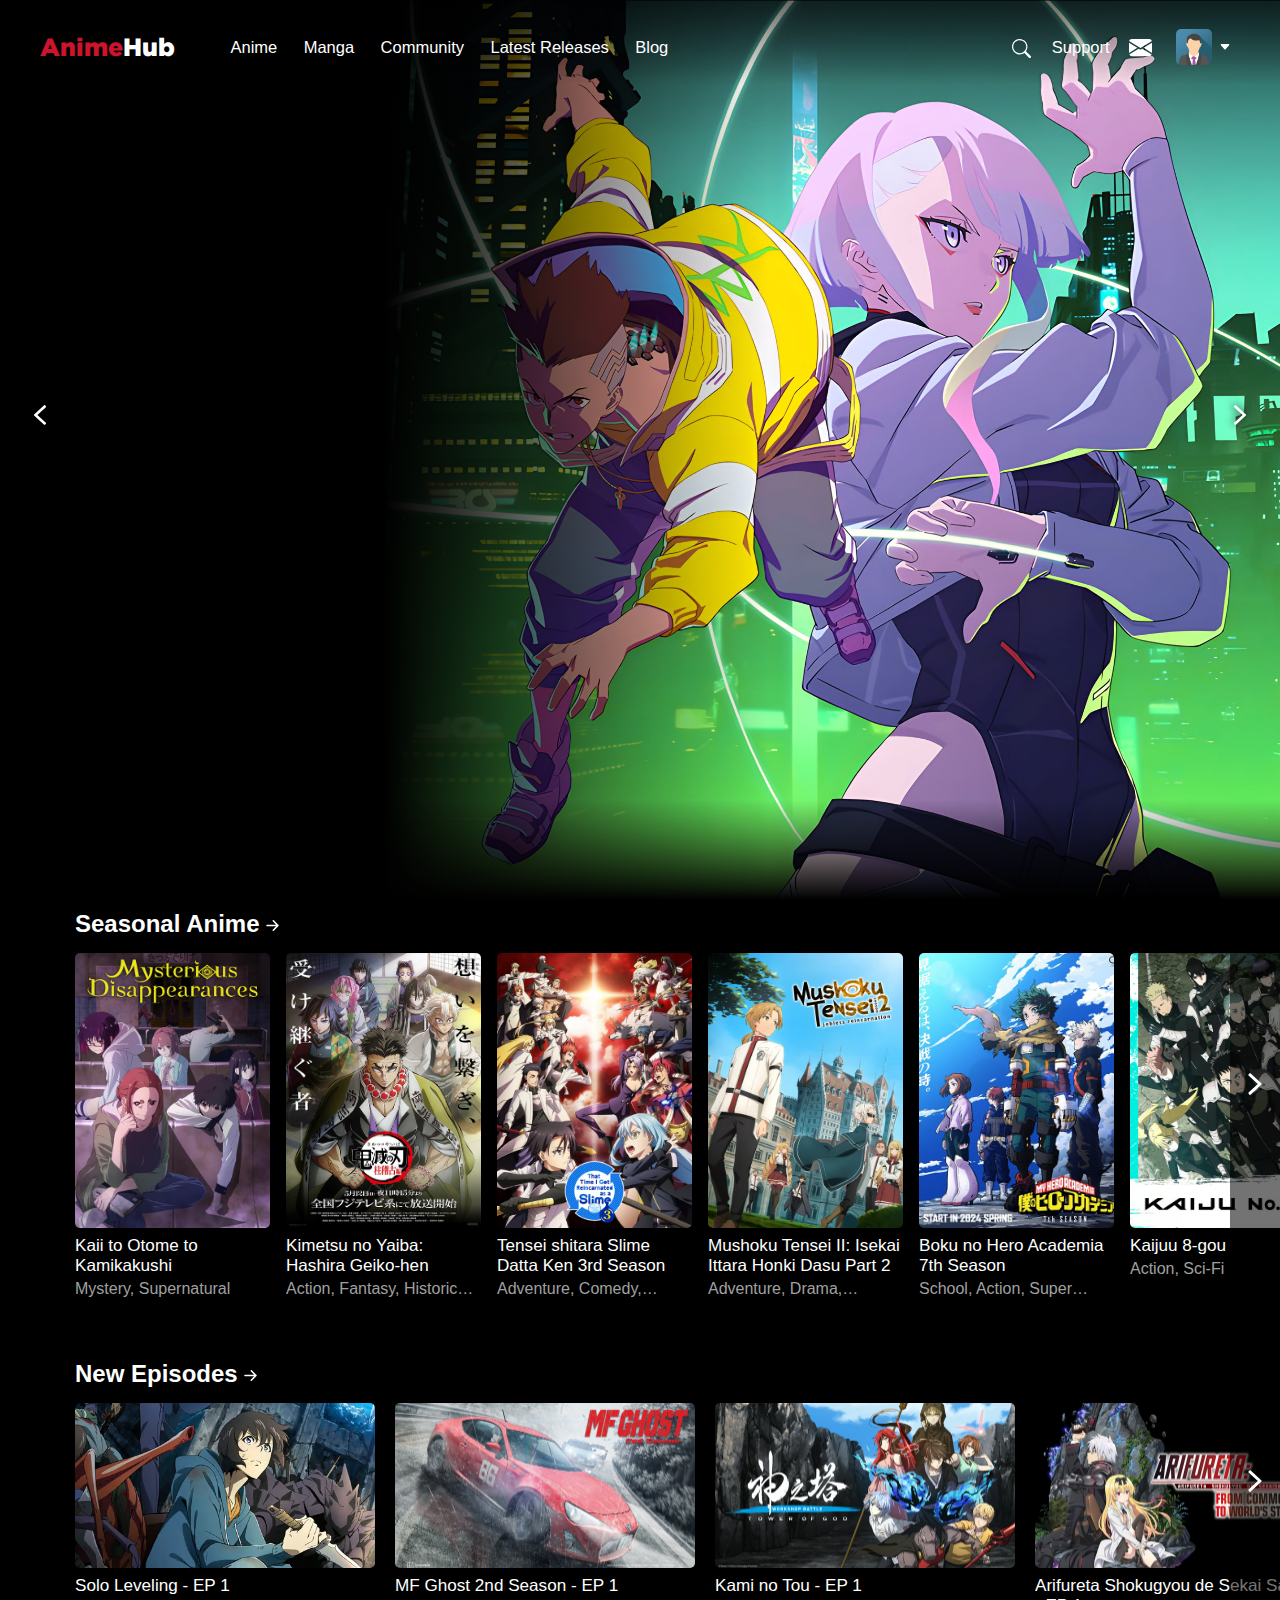
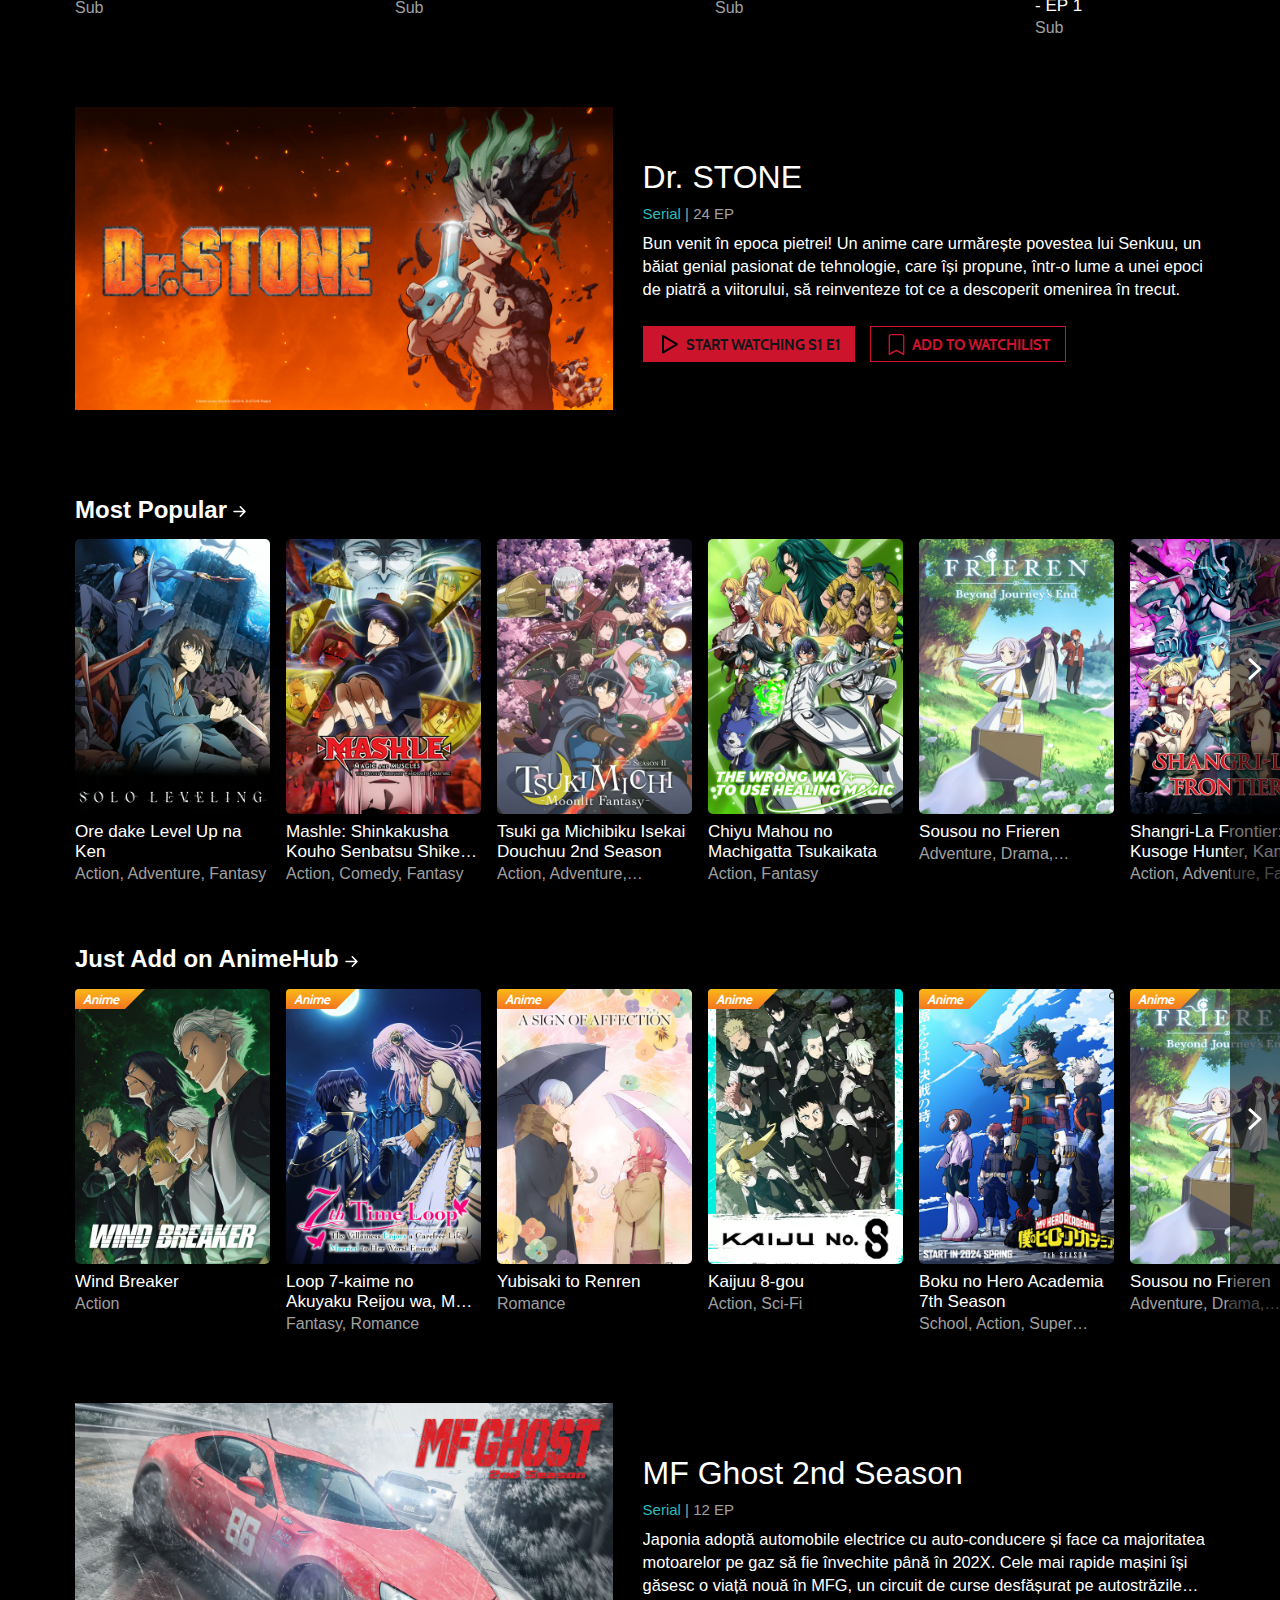
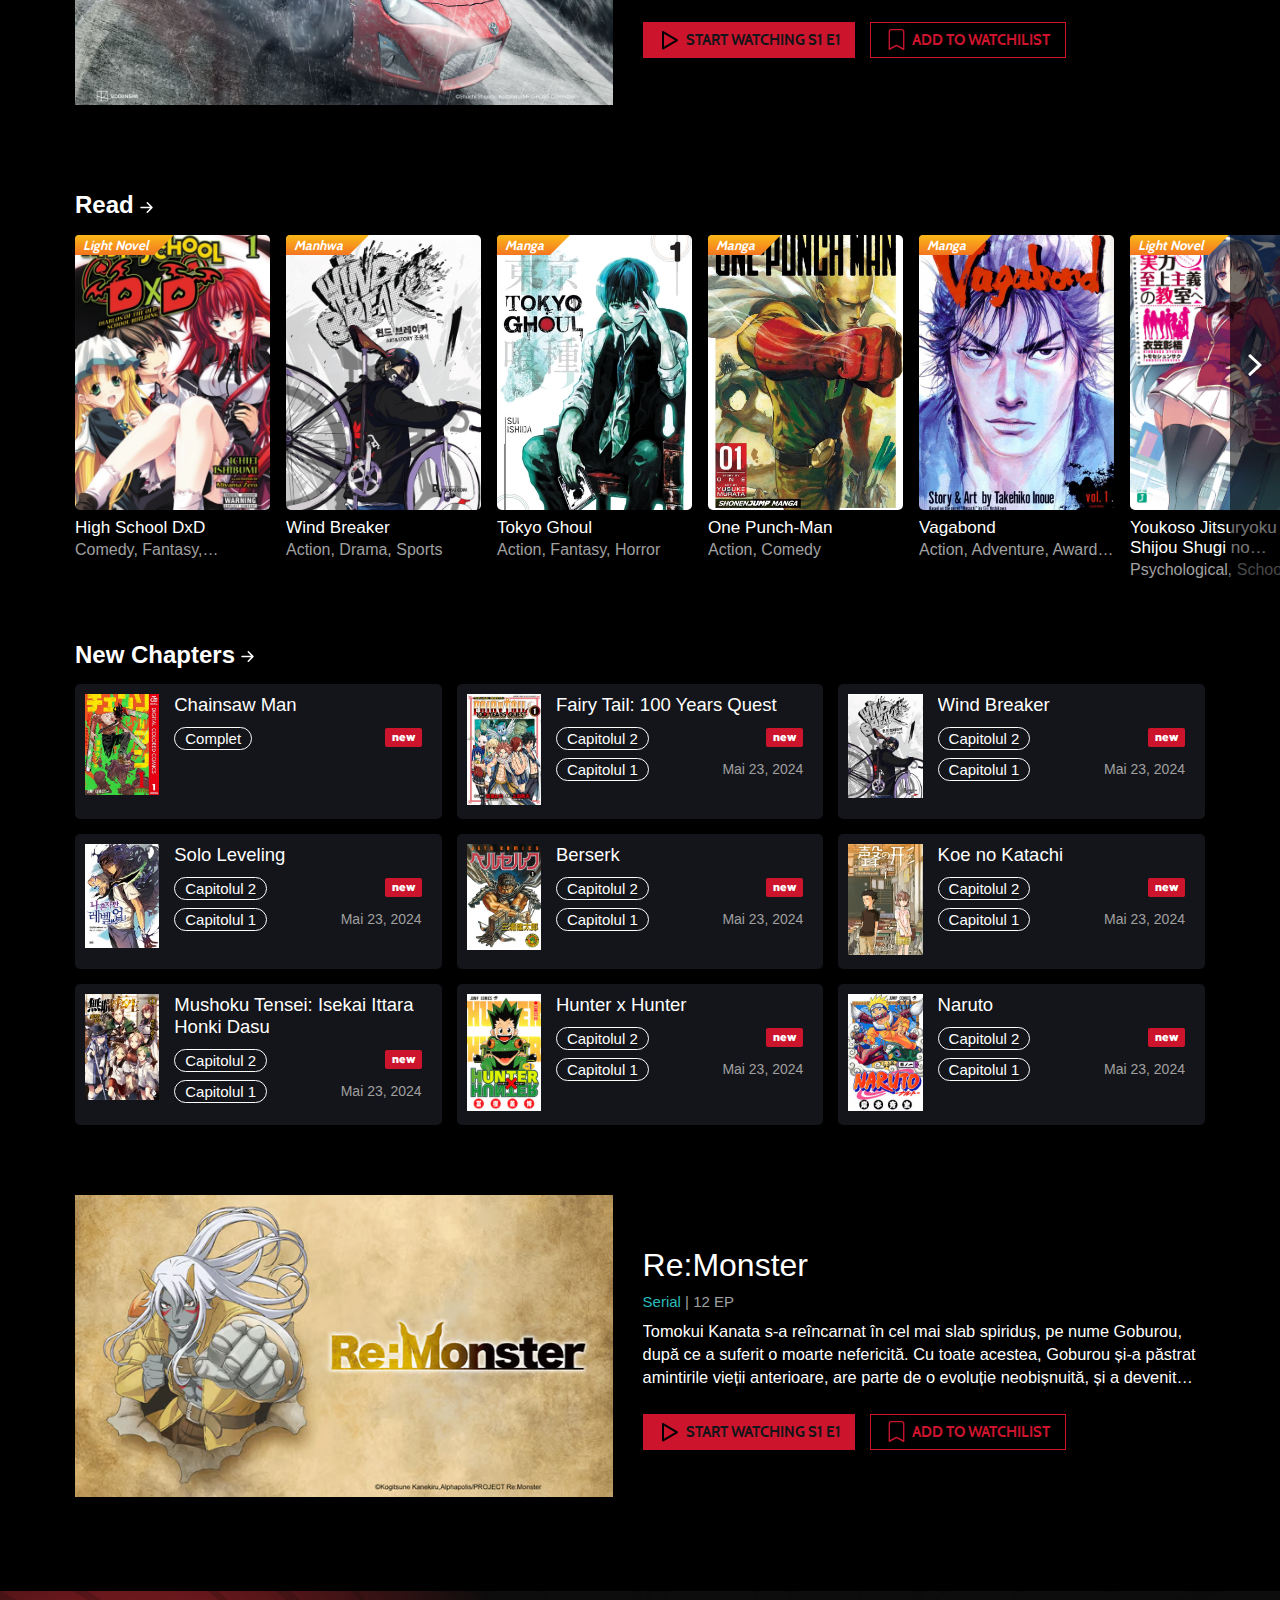
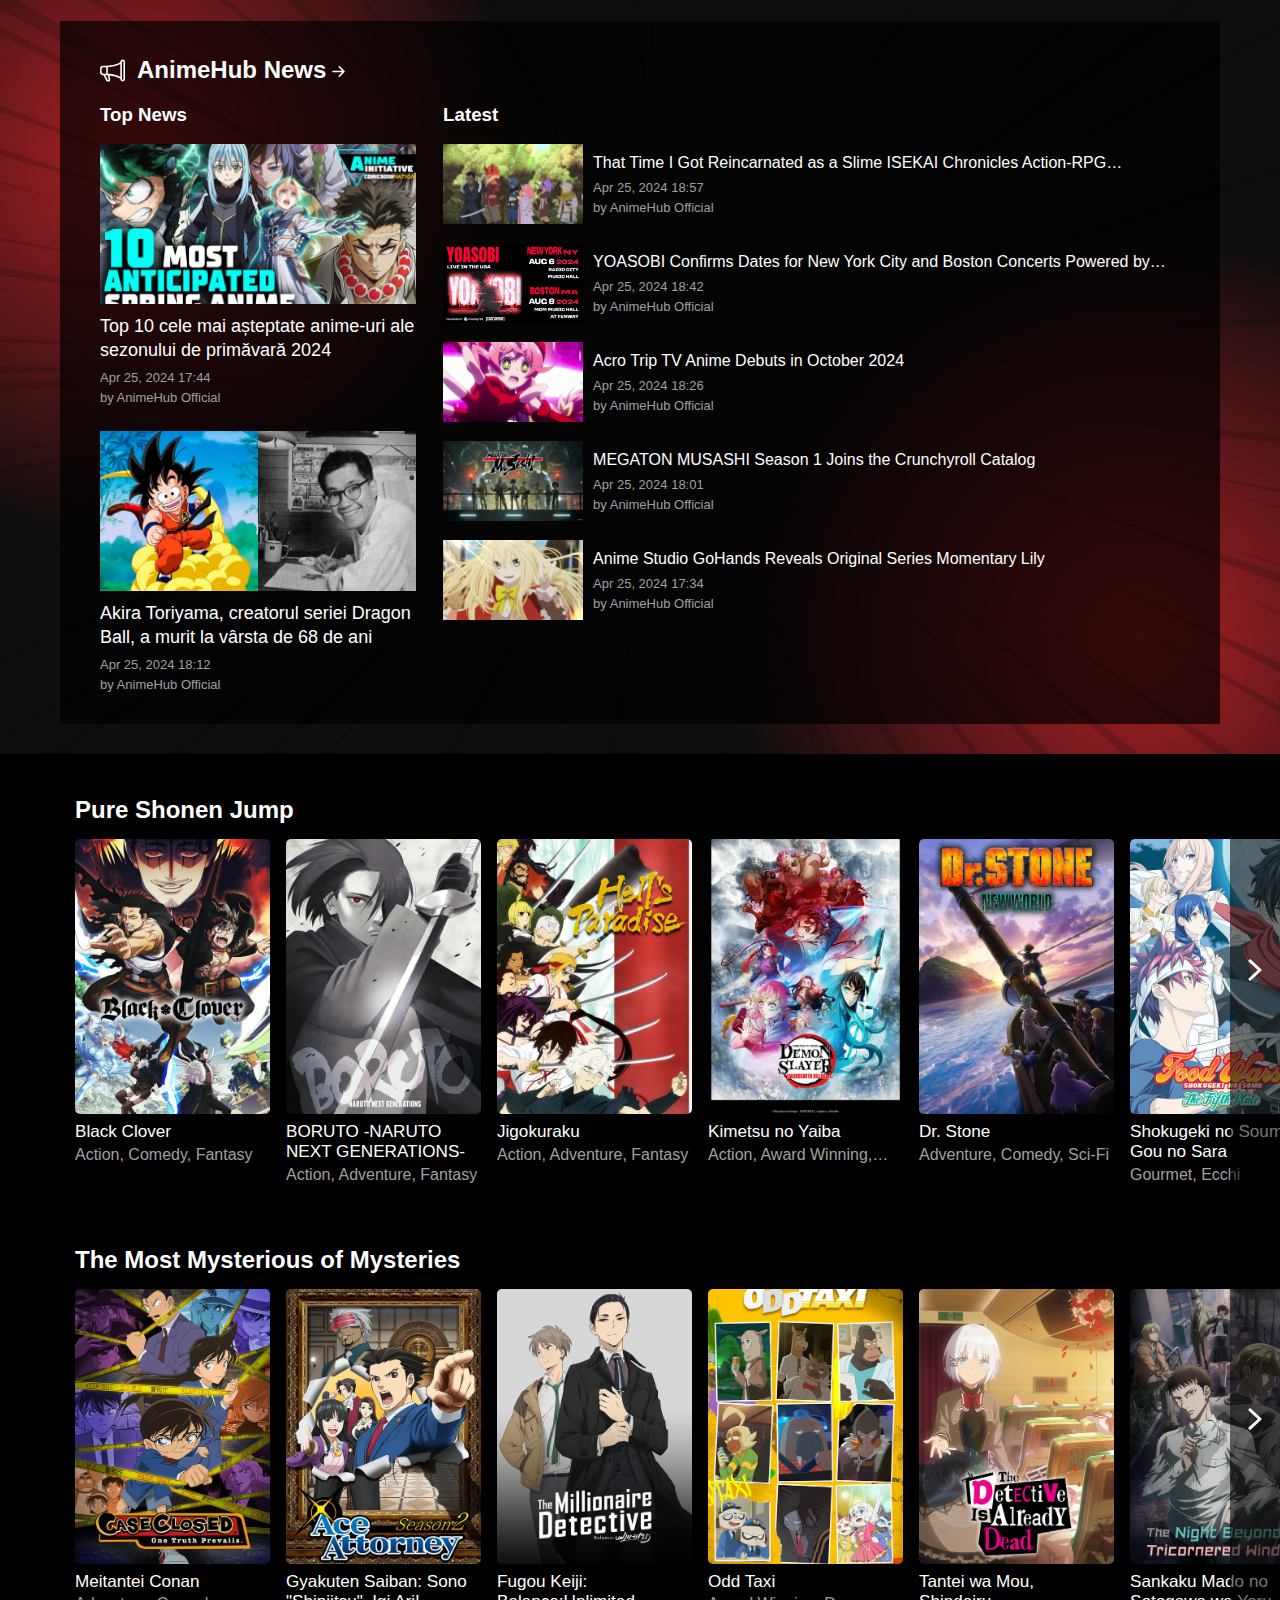
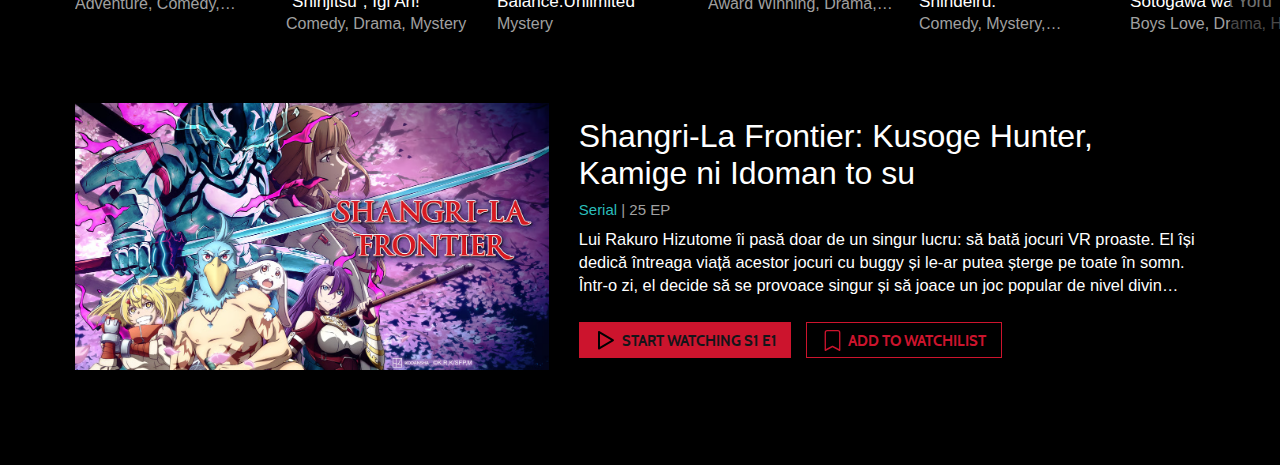
<file: AnimeHub/index.html>
<!DOCTYPE html>
<html lang="en">
<head>
    <meta charset="UTF-8">
    <link rel="shortcut icon" href="../resources/Logo-site.png">
    <meta name="viewport" content="width=device-width, initial-scale=1.0">
    <title>AnimeHub</title>
    <link rel="stylesheet" href="/AnimeHub/Anime-Home-Page/styles.css">
</head>
<body>
    <div class="massage">Se lucreaza!</div>
    <div class="container">
        <button onclick="topFunction()" id="myBtn" title="Go to top"><svg xmlns="http://www.w3.org/2000/svg" width="16" height="16" fill="currentColor" class="bi bi-arrow-up-short" viewBox="0 0 16 16">
            <path fill-rule="evenodd" d="M8 12a.5.5 0 0 0 .5-.5V5.707l2.146 2.147a.5.5 0 0 0 .708-.708l-3-3a.5.5 0 0 0-.708 0l-3 3a.5.5 0 1 0 .708.708L7.5 5.707V11.5a.5.5 0 0 0 .5.5"/>
          </svg></button>
        <header>
            <nav class="nav">
                <ul class="nav-ul-left hh">
                    <a href="#"><li class="nav-li-left logo"><span>Anime</span>Hub</li></a>
                    <a href="#"><li class="nav-li-left logo" id="logo"><span>A</span>H</li></a>
                    <a href=""><li class="nav-li-left tr-li hnl">Anime</li></a>
                    <a href=""><li class="nav-li-left tr-li hnl">Manga</li></a>
                    <a href=""><li class="nav-li-left tr-li hnl">Community</li></a>
                    <a href=""><li class="nav-li-left tr-li hnl">Latest Releases</li></a>
                    <a href=""><li class="nav-li-left tr-li hnl">Blog</li></a>
                </ul>
                <ul class="nav-ul-right">
                    <li class="nav-li-right">
                        <div class="search-box">
                            <input type="text" class="search-input" placeholder="Search..">
                            <div class="search-icon">
                                <svg xmlns="http://www.w3.org/2000/svg" width="16" height="16" fill="currentColor" class="bi bi-search" viewBox="0 0 16 16">
                                    <path d="M11.742 10.344a6.5 6.5 0 1 0-1.397 1.398h-.001q.044.06.098.115l3.85 3.85a1 1 0 0 0 1.415-1.414l-3.85-3.85a1 1 0 0 0-.115-.1zM12 6.5a5.5 5.5 0 1 1-11 0 5.5 5.5 0 0 1 11 0"/>
                                  </svg>
                            </div>
                            <div class="cancel-icon hidden">
                                <svg xmlns="http://www.w3.org/2000/svg" width="16" height="16" fill="currentColor" class="bi bi-x-lg" viewBox="0 0 16 16">
                                    <path d="M2.146 2.854a.5.5 0 1 1 .708-.708L8 7.293l5.146-5.147a.5.5 0 0 1 .708.708L8.707 8l5.147 5.146a.5.5 0 0 1-.708.708L8 8.707l-5.146 5.147a.5.5 0 0 1-.708-.708L7.293 8z"/>
                                </svg>
                            </div>
                        </div>
                    </li>
                    <li class="nav-li-right tr-li sp"><a href="">Support</a></li>
                    <li class="nav-li-right"><svg class="svg-notification sn1" xmlns="http://www.w3.org/2000/svg" width="16" height="16" fill="currentColor" class="bi bi-envelope-fill" viewBox="0 0 16 16">
                        <path d="M.05 3.555A2 2 0 0 1 2 2h12a2 2 0 0 1 1.95 1.555L8 8.414zM0 4.697v7.104l5.803-3.558zM6.761 8.83l-6.57 4.027A2 2 0 0 0 2 14h12a2 2 0 0 0 1.808-1.144l-6.57-4.027L8 9.586zm3.436-.586L16 11.801V4.697z"/>
                      </svg></li>
                    <li class="nav-li-right hh">
                        <div class="profile" id="dropdown-trigger">
                            <img class="profile-wrapper" id="profile-picture">
                            <input type="file" id="upload-input" accept="image/*">
                            <svg id="rotate-svg" xmlns="http://www.w3.org/2000/svg" width="16" height="16" fill="currentColor" class="bi bi-caret-down-fill" viewBox="0 0 16 16">
                                <path d="M7.247 11.14 2.451 5.658C1.885 5.013 2.345 4 3.204 4h9.592a1 1 0 0 1 .753 1.659l-4.796 5.48a1 1 0 0 1-1.506 0z"/></svg>
                            <ul id="dropdown-menu">
                                <li><a href=""><svg xmlns="http://www.w3.org/2000/svg" width="16" height="16" fill="currentColor" class="bi bi-person" viewBox="0 0 16 16">
                                    <path d="M8 8a3 3 0 1 0 0-6 3 3 0 0 0 0 6m2-3a2 2 0 1 1-4 0 2 2 0 0 1 4 0m4 8c0 1-1 1-1 1H3s-1 0-1-1 1-4 6-4 6 3 6 4m-1-.004c-.001-.246-.154-.986-.832-1.664C11.516 10.68 10.289 10 8 10s-3.516.68-4.168 1.332c-.678.678-.83 1.418-.832 1.664z"/>
                                    </svg><span>Profile</span></li></a>
                                <li class="sn2"><svg xmlns="http://www.w3.org/2000/svg" width="16" height="16" fill="currentColor" class="bi bi-envelope" viewBox="0 0 16 16">
                                    <path d="M0 4a2 2 0 0 1 2-2h12a2 2 0 0 1 2 2v8a2 2 0 0 1-2 2H2a2 2 0 0 1-2-2zm2-1a1 1 0 0 0-1 1v.217l7 4.2 7-4.2V4a1 1 0 0 0-1-1zm13 2.383-4.708 2.825L15 11.105zm-.034 6.876-5.64-3.471L8 9.583l-1.326-.795-5.64 3.47A1 1 0 0 0 2 13h12a1 1 0 0 0 .966-.741M1 11.105l4.708-2.897L1 5.383z"/>
                                  </svg><span>Notification</span></li>
                                <li><a href=""><svg xmlns="http://www.w3.org/2000/svg" width="16" height="16" fill="currentColor" class="bi bi-tv" viewBox="0 0 16 16">
                                    <path d="M2.5 13.5A.5.5 0 0 1 3 13h10a.5.5 0 0 1 0 1H3a.5.5 0 0 1-.5-.5M13.991 3l.024.001a1.5 1.5 0 0 1 .538.143.76.76 0 0 1 .302.254c.067.1.145.277.145.602v5.991l-.001.024a1.5 1.5 0 0 1-.143.538.76.76 0 0 1-.254.302c-.1.067-.277.145-.602.145H2.009l-.024-.001a1.5 1.5 0 0 1-.538-.143.76.76 0 0 1-.302-.254C1.078 10.502 1 10.325 1 10V4.009l.001-.024a1.5 1.5 0 0 1 .143-.538.76.76 0 0 1 .254-.302C1.498 3.078 1.675 3 2 3zM14 2H2C0 2 0 4 0 4v6c0 2 2 2 2 2h12c2 0 2-2 2-2V4c0-2-2-2-2-2"/>
                                  </svg><span>Anime List</span></li></a>
                                <li><a href=""><svg xmlns="http://www.w3.org/2000/svg" width="16" height="16" fill="currentColor" class="bi bi-book" viewBox="0 0 16 16">
                                    <path d="M1 2.828c.885-.37 2.154-.769 3.388-.893 1.33-.134 2.458.063 3.112.752v9.746c-.935-.53-2.12-.603-3.213-.493-1.18.12-2.37.461-3.287.811zm7.5-.141c.654-.689 1.782-.886 3.112-.752 1.234.124 2.503.523 3.388.893v9.923c-.918-.35-2.107-.692-3.287-.81-1.094-.111-2.278-.039-3.213.492zM8 1.783C7.015.936 5.587.81 4.287.94c-1.514.153-3.042.672-3.994 1.105A.5.5 0 0 0 0 2.5v11a.5.5 0 0 0 .707.455c.882-.4 2.303-.881 3.68-1.02 1.409-.142 2.59.087 3.223.877a.5.5 0 0 0 .78 0c.633-.79 1.814-1.019 3.222-.877 1.378.139 2.8.62 3.681 1.02A.5.5 0 0 0 16 13.5v-11a.5.5 0 0 0-.293-.455c-.952-.433-2.48-.952-3.994-1.105C10.413.809 8.985.936 8 1.783"/>
                                    </svg><span>Manga List</span></li></a>
                                <li><button id="upload-button"><svg xmlns="http://www.w3.org/2000/svg" width="16" height="16" fill="currentColor" class="bi bi-pencil" viewBox="0 0 16 16">
                                    <path d="M12.146.146a.5.5 0 0 1 .708 0l3 3a.5.5 0 0 1 0 .708l-10 10a.5.5 0 0 1-.168.11l-5 2a.5.5 0 0 1-.65-.65l2-5a.5.5 0 0 1 .11-.168zM11.207 2.5 13.5 4.793 14.793 3.5 12.5 1.207zm1.586 3L10.5 3.207 4 9.707V10h.5a.5.5 0 0 1 .5.5v.5h.5a.5.5 0 0 1 .5.5v.5h.293zm-9.761 5.175-.106.106-1.528 3.821 3.821-1.528.106-.106A.5.5 0 0 1 5 12.5V12h-.5a.5.5 0 0 1-.5-.5V11h-.5a.5.5 0 0 1-.468-.325"/>
                                  </svg>Change Avatar</button></li>
                                  <li><button class="remove-button" id="remove-avatar-button"><svg xmlns="http://www.w3.org/2000/svg" width="16" height="16" fill="currentColor" class="bi bi-eraser" viewBox="0 0 16 16">
                                    <path d="M8.086 2.207a2 2 0 0 1 2.828 0l3.879 3.879a2 2 0 0 1 0 2.828l-5.5 5.5A2 2 0 0 1 7.879 15H5.12a2 2 0 0 1-1.414-.586l-2.5-2.5a2 2 0 0 1 0-2.828zm2.121.707a1 1 0 0 0-1.414 0L4.16 7.547l5.293 5.293 4.633-4.633a1 1 0 0 0 0-1.414zM8.746 13.547 3.453 8.254 1.914 9.793a1 1 0 0 0 0 1.414l2.5 2.5a1 1 0 0 0 .707.293H7.88a1 1 0 0 0 .707-.293z"/>
                                  </svg>Remove Avatar</button></li>
                                  <li><button id="languages"><svg xmlns="http://www.w3.org/2000/svg" width="16" height="16" fill="currentColor" class="bi bi-translate" viewBox="0 0 16 16">
                                    <path d="M4.545 6.714 4.11 8H3l1.862-5h1.284L8 8H6.833l-.435-1.286zm1.634-.736L5.5 3.956h-.049l-.679 2.022z"/>
                                    <path d="M0 2a2 2 0 0 1 2-2h7a2 2 0 0 1 2 2v3h3a2 2 0 0 1 2 2v7a2 2 0 0 1-2 2H7a2 2 0 0 1-2-2v-3H2a2 2 0 0 1-2-2zm2-1a1 1 0 0 0-1 1v7a1 1 0 0 0 1 1h7a1 1 0 0 0 1-1V2a1 1 0 0 0-1-1zm7.138 9.995q.289.451.63.846c-.748.575-1.673 1.001-2.768 1.292.178.217.451.635.555.867 1.125-.359 2.08-.844 2.886-1.494.777.665 1.739 1.165 2.93 1.472.133-.254.414-.673.629-.89-1.125-.253-2.057-.694-2.82-1.284.681-.747 1.222-1.651 1.621-2.757H14V8h-3v1.047h.765c-.318.844-.74 1.546-1.272 2.13a6 6 0 0 1-.415-.492 2 2 0 0 1-.94.31"/></svg>
                                    <span id="language-text">Japan</span></button></li>
                                  <li><a href="/Premium-Page/premium.html"><svg xmlns="http://www.w3.org/2000/svg" width="16" height="16" fill="currentColor" class="bi bi-credit-card" viewBox="0 0 16 16">
                                    <path d="M0 4a2 2 0 0 1 2-2h12a2 2 0 0 1 2 2v8a2 2 0 0 1-2 2H2a2 2 0 0 1-2-2zm2-1a1 1 0 0 0-1 1v1h14V4a1 1 0 0 0-1-1zm13 4H1v5a1 1 0 0 0 1 1h12a1 1 0 0 0 1-1z"/>
                                    <path d="M2 10a1 1 0 0 1 1-1h1a1 1 0 0 1 1 1v1a1 1 0 0 1-1 1H3a1 1 0 0 1-1-1z"/></svg>
                                    <span>Premium</span></li></a>
                                <li><button id="sing-out">Sing out</button></li>
                            </ul>
                        </div>
                    </li>
                    <li class="nav-li-right hh">
                        <label class="menu" for="toggleMenu">
                            <input type="checkbox" id="toggleMenu" onclick="toggleMenu()">
                            <svg viewBox="0 0 32 32" class="menu-svg">
                                <path class="line line-top-bottom" d="M27 10 13 10C10.8 10 9 8.2 9 6 9 3.5 10.8 2 13 2 15.2 2 17 3.8 17 6L17 26C17 28.2 18.8 30 21 30 23.2 30 25 28.2 25 26 25 23.8 23.2 22 21 22L7 22"></path>
                                <path class="line" d="M7 16 27 16"></path>
                            </svg>
                        </label>
                    </li>
                </ul>
            </nav>
            <div class="menu-content" id="menuContent">
                <div class="content-list">
                    <a href="#"><li class="br-bottom">Home</li></a>
                    <a href="#Anime List"><li>Anime</li></a>
                    <a href="#Movies"><li>Manga</li></a>
                    <a href="#Popularly"><li>Community</li></a>
                    <a href="#Seasonal Anime"><li>Latest Releases</li></a>
                    <a href="#Top Anime"><li class="br-bottom">Blog</li></a>
                    <a href=""><li>Support</li></a>
                </div>
            </div>
        </header>

        <!-- slider -->
        <div class="slider">
            <!-- list Items -->
            <div class="list">
                <div class="item">
                    <img class="bg-banner-largescreen" src="../resources/cyberpunk.jpg" alt="cyberpunk.jpg">
                    <img class="bg-banner-mobile" src="../resources/cyberpunk-bgmobile.jpg" alt="cyberpunk.jpg">
                    <div class="content">
                        <a href="">
                        <img class="lg-name" src="../resources/Cyberpunk_Edgerunners_logo.png" alt="Cyberpunk: Edgerunners"></a>
                        <div class="dt1 dt-animation">
                            <ul>
                                <li class="type">serial</li>
                                <li class="bar">︱</li>
                                <li>2022</li>
                                <li class="bar">︱</li>
                                <li>18+</li>
                                <li class="bar">︱</li>
                                <li class="ep">10 ep <span class="text-transparent">sss</span></li>
                            </ul>
                        </div>
                        <p class="dt2 dt-animation">
                            David Martinez, un adolescent din Night City, visează să ajungă la conducerea Arasaka. După un incident tragic, își instalează o proteză specială pentru răzbunare. Exmatriculat din academie, se aliază cu hoața de date Lucy Kushinada, intrând în lumea criminală a orașului.
                        </p>
                        <ul class="genres dt-animation">
                            <li>Action</li>
                            <li class="circle">●</li>
                            <li>Sci-Fi</li>
                        </ul>
                    </div>
                </div>
                <div class="item">
                    <img class="bg-banner-largescreen" src="../resources/AOT-BANNER.jpg" alt="Attack on Titan">
                    <img class="bg-banner-mobile" src="../resources/aot-mobile2.jpg" alt="Attack on Titan">
                    <div class="content">
                        <a href="">
                        <img class="lg-name" src="../resources/AOT-logo.png" alt="AOT"></a>
                        <div class="dt1 dt-animation">
                            <ul>
                                <li class="type">serial</li>
                                <li class="bar">︱</li>
                                <li>2022</li>
                                <li class="bar">︱</li>
                                <li>18+</li>
                                <li class="bar">︱</li>
                                <li class="ep">10 ep <span class="text-transparent">sss</span></li>
                            </ul>
                        </div>
                        <p class="dt2 dt-animation">
                            Cu secole în urmă, omenirea aproape căzuse sub asaltul titaniilor - creaturi brute și fără milă care devorau oameni. Într-un singur oraș supraviețuitor locuiește tânărul Eren, hotărât să se răzbune pentru moartea mamei sale, jurând să-i distrugă pe toți titani.
                        </p>
                        <ul class="genres dt-animation">
                            <li>Action</li>
                            <li class="circle">●</li>
                            <li>Drama</li>
                            <li class="circle">●</li>
                            <li>Gore</li>
                            <li class="circle">●</li>
                            <li>Shounen</li>
                            <li class="circle">●</li>
                            <li>Military</li>
                        </ul>
                    </div>
                </div>
                <div class="item">
                    <img class="bg-banner-largescreen" src="../resources/Your Name. bg.jpg" alt="Your Name.">
                    <img class="bg-banner-mobile" src="../resources/Your Name. bg-mobile.jpg" alt="Your Name.">
                    <div class="content">
                        <a href="">
                        <img class="lg-name" src="../resources/your name.logo.png" alt="Your Name."></a>
                        <div class="dt1 dt-animation">
                            <ul>
                                <li class="type">movie</li>
                                <li class="bar">︱</li>
                                <li>2016</li>
                                <li class="bar">︱</li>
                                <li>13+</li>
                                <li class="bar">︱</li>
                                <li class="ep">1 hr. 46 min.</li>
                            </ul>
                        </div>
                        <p class="dt2 dt-animation">
                            Mitsuha Miyamizu, o fată din mediul rural, visează la viața de la Tokyo, în timp ce Taki Tachibana, un băiat de oraș, visează la arhitectură. Își schimbă corpurile, căutându-se unul pe altul, modificând destinele în „Kimi no Na wa”.
                        </p>
                        <ul class="genres dt-animation">
                            <li>Drama</li>
                            <li class="circle">●</li>
                            <li>Romantic</li>
                            <li class="circle">●</li>
                            <li>School</li>
                            <li class="circle">●</li>
                            <li>Supranatural</li>
                        </ul>
                    </div>
                </div>
                <div class="item">
                    <img class="bg-banner-largescreen" src="../resources/Steins;Gate-bg-pc.jpg" alt="Steins;Gate">
                    <img class="bg-banner-mobile" src="../resources/Steins;Gate-bg-mobile.jpg" alt="Steins;Gate">
                    <div class="content">
                        <a href="">
                        <img class="lg-name" src="../resources/Steins;Gate.png" alt="Steins;Gate"></a>
                        <div class="dt1 dt-animation">
                            <ul>
                                <li class="type">serial</li>
                                <li class="bar">︱</li>
                                <li>2011</li>
                                <li class="bar">︱</li>
                                <li>13+</li>
                                <li class="bar">︱</li>
                                <li class="ep">24 ep</li> <span class="text-transparent">ssssssssss</span></li>
                            </ul>
                        </div>
                        <p class="dt2 dt-animation">
                            Okabe, Mayuri și Daru, echipa „Laboratorului Dispozitivelor de Ultimă Generație”, descoperă că pot trimite mesaje în trecut folosind un cuptor cu microunde și un telefon mobil. Dar când experimentele lor scapă de sub control, consecințele ar putea fi devastatoare.
                        </p>
                        <ul class="genres dt-animation">
                            <li>Time Travel</li>
                            <li class="circle">●</li>
                            <li>Sci-Fi</li>
                            <li class="circle">●</li>
                            <li>Suspense</li>
                            <li class="circle">●</li>
                            <li>Drama</li>
                        </ul>
                    </div>
                </div>
                <div class="item">
                    <img class="bg-banner-largescreen" src="../resources/Demon Slayer-bgpc.jpg" alt="Demon Slayer">
                    <img class="bg-banner-mobile" src="../resources/Demon Slayer-bg-mobile.jpg" alt="Demon Slayer">
                    <div class="content">
                        <a href="">
                        <img class="lg-name" src="../resources/Demon Slayer-Logo.png" alt="Demon Slayer"></a>
                        <div class="dt1 dt-animation">
                            <ul>
                                <li class="type">serial</li>
                                <li class="bar">︱</li>
                                <li>2019</li>
                                <li class="bar">︱</li>
                                <li>15+</li>
                                <li class="bar">︱</li>
                                <li class="ep">26 ep <span class="text-transparent">sssssssss</span></li>
                            </ul>   
                        </div>
                        <p class="dt2 dt-animation">
                            Tanjirou și sora lui Nezuko sunt singurii supraviețuitori ai unui atac demoniac care le-a ucis familia. Nezuko, transformată în demon, păstrează trăsături umane. Tanjirou se angajează să-și salveze sora și să lupte împotriva demonilor, pornind într-o aventură periculoasă pentru a-și restabili familia și a-și vindeca sora.
                        </p>
                        <ul class="genres dt-animation">
                            <li>Action</li>
                            <li class="circle">●</li>
                            <li>Shounen</li>
                            <li class="circle">●</li>
                            <li>Fantasy</li>
                            <li class="circle">●</li>
                            <li>Award Winning</li>
                        </ul>
                    </div>
                </div>
                <div class="item">
                    <img class="bg-banner-largescreen" src="../resources/Kaguya-sama Love is War-bg-pc.jpg" alt="Kaguya-sama Love is War">
                    <img class="bg-banner-mobile" src="../resources/Kaguya-sama Love is War-bg-mobile.jpg" alt="Kaguya-sama Love is War">
                    <div class="content">
                        <a href="">
                        <img class="lg-name" src="../resources/Kaguya-sama Love is War-logo.png" alt="Kaguya-sama Love is War"></a>
                        <div class="dt1 dt-animation">
                            <ul>
                                <li class="type">serial</li>
                                <li class="bar">︱</li>
                                <li>2019</li>
                                <li class="bar">︱</li>
                                <li>13+</li>
                                <li class="bar">︱</li>
                                <li class="ep">12 ep</li> <span class="text-transparent">sssssssss</span></li>
                            </ul>
                        </div>
                        <p class="dt2 dt-animation">
                            Miyuki și Kaguya, cei mai străluciți elevi ai Academiei Shuchiin, se prind într-un joc subtil de a-și recunoaște sentimentele unul pentru celălalt, încercând să nu-și compromită mândria sau statutul lor de lideri de elită.
                        </p>
                        <ul class="genres dt-animation">
                            <li>Comedy</li>
                            <li class="circle">●</li>
                            <li>Psihologic</li>
                            <li class="circle">●</li>
                            <li>Romance</li>
                            <li class="circle">●</li>
                            <li>School</li>
                        </ul>
                    </div>
                </div>
                <div class="item">
                    <img class="bg-banner-largescreen" src="../resources/Weathering With You-bgpc.jpg" alt="Weathering With You">
                    <img class="bg-banner-mobile" src="../resources/Weathering With You-bg-mobile.jpg" alt="Weathering With You">
                    <div class="content">
                        <a href="">
                            <img class="lg-name" src="../resources/Weathering With You-lg.png" alt="Weathering With You"></a>
                        <div class="dt1 dt-animation">
                            <ul>
                                <li class="type">movie</li>
                                <li class="bar">︱</li>
                                <li>2019</li>
                                <li class="bar">︱</li>
                                <li>13+</li>
                                <li class="bar">︱</li>
                                <li class="ep">1 hr. 52 min.</li>
                            </ul>
                        </div>
                        <p class="dt2 dt-animation">
                            Tokyo a fost asaltat de o ploaie ce pare că nu se mai oprește, însă există niște fete speciale care pot să oprească ploaia și să readucă soarele pe cerul albastru, dar cu ce preț? S-o merita oare?
                        </p>
                        <ul class="genres dt-animation">
                            <li>Fantasy</li>
                            <li class="circle">●</li>
                            <li>Romance</li>
                            <li class="circle">●</li>
                            <li>Drama</li>
                            <li class="circle">●</li>
                            <li>Award Winning</li>
                        </ul>
                    </div>
                </div>
            </div>
        </div>
        <button id="prev-button"><svg xmlns="http://www.w3.org/2000/svg" xmlns:xlink="http://www.w3.org/1999/xlink" version="1.1" width="256" height="256" viewBox="0 0 256 256" xml:space="preserve"><defs></defs>
            <g style="stroke: none; stroke-width: 0; stroke-dasharray: none; stroke-linecap: butt; stroke-linejoin: miter; stroke-miterlimit: 10; fill: none; fill-rule: nonzero; opacity: 1;" transform="translate(1.4065934065934016 1.4065934065934016) scale(2.81 2.81)" >
                <path d="M 68.045 89.028 l 3.93 -4.264 c 1.129 -1.225 1.051 -3.132 -0.174 -4.261 l -37.4 -34.473 c -0.602 -0.555 -0.602 -1.505 0 -2.06 l 37.4 -34.473 c 1.225 -1.129 1.302 -3.037 0.174 -4.261 l -3.93 -4.263 c -1.129 -1.225 -3.037 -1.302 -4.261 -0.174 l -45.609 42.04 c -1.263 1.164 -1.263 3.159 0 4.323 l 45.609 42.04 C 65.008 90.331 66.916 90.253 68.045 89.028 z" style="stroke: none; stroke-width: 1; stroke-dasharray: none; stroke-linecap: butt; stroke-linejoin: miter; stroke-miterlimit: 10; fill: rgb(255, 255, 255); fill-rule: nonzero; opacity: 1;" transform=" matrix(1 0 0 1 0 0) " stroke-linecap="round" /></g>
            </svg></button>
        <button id="next-button"><svg xmlns="http://www.w3.org/2000/svg" xmlns:xlink="http://www.w3.org/1999/xlink" version="1.1" width="256" height="256" viewBox="0 0 256 256" xml:space="preserve"><defs></defs>
            <g style="stroke: none; stroke-width: 0; stroke-dasharray: none; stroke-linecap: butt; stroke-linejoin: miter; stroke-miterlimit: 10; fill: none; fill-rule: nonzero; opacity: 1;" transform="translate(1.4065934065934016 1.4065934065934016) scale(2.81 2.81)" >
                <path d="M 68.045 89.028 l 3.93 -4.264 c 1.129 -1.225 1.051 -3.132 -0.174 -4.261 l -37.4 -34.473 c -0.602 -0.555 -0.602 -1.505 0 -2.06 l 37.4 -34.473 c 1.225 -1.129 1.302 -3.037 0.174 -4.261 l -3.93 -4.263 c -1.129 -1.225 -3.037 -1.302 -4.261 -0.174 l -45.609 42.04 c -1.263 1.164 -1.263 3.159 0 4.323 l 45.609 42.04 C 65.008 90.331 66.916 90.253 68.045 89.028 z" style="stroke: none; stroke-width: 1; stroke-dasharray: none; stroke-linecap: butt; stroke-linejoin: miter; stroke-miterlimit: 10; fill: rgb(255, 255, 255); fill-rule: nonzero; opacity: 1;" transform=" matrix(1 0 0 1 0 0) " stroke-linecap="round" /></g>
            </svg></button>
            <div class="btm-shadow"></div>
        <div class="section-articles">
            <div class="header-tittle">
               <a href=""><h1>Seasonal Anime<svg xmlns="http://www.w3.org/2000/svg" width="16" height="16" fill="currentColor" class="bi bi-arrow-right-short" viewBox="0 0 16 16">
                <path fill-rule="evenodd" d="M4 8a.5.5 0 0 1 .5-.5h5.793L8.146 5.354a.5.5 0 1 1 .708-.708l3 3a.5.5 0 0 1 0 .708l-3 3a.5.5 0 0 1-.708-.708L10.293 8.5H4.5A.5.5 0 0 1 4 8"/>
              </svg></h1></a>
            </div>
            <div class="articles-wrp">
                <a href=""><article class="article">
                    <div class="cover-article">
                        <img src="../resources/Kaii to Otome to Kamikakushi.jpe" alt="Kaii to Otome to Kamikakushi">
                    </div>
                    <div class="title-article">
                        <p class="title-serie-jp">Kaii to Otome to Kamikakushi</p>
                        <p class="title-serie-en">Mysterious Disappearances</p>
                        <p class="genres-article">Mystery, Supernatural</p>
                    </div>
                </article></a>
                <a href=""><article class="article">
                    <div class="cover-article">
                        <img src="../resources/Kimetsu no Yaiba Hashira Geiko-hen.jpg" alt="Kimetsu no Yaiba: Hashira Geiko-hen">
                    </div>
                    <div class="title-article">
                        <p class="title-serie-jp">Kimetsu no Yaiba: Hashira Geiko-hen</p>
                        <p class="title-serie-en">Demon Slayer: Kimetsu no Yaiba Hashira Training Arc</p>
                        <p class="genres-article">Action, Fantasy, Historical, Shounen</p>
                    </div>
                </article></a>
                <a href=""><article class="article">
                    <div class="cover-article">
                        <img src="../resources/Tensei shitara Slime Datta Ken 3rd Season.jpe" alt="Tensei shitara Slime Datta Ken 3rd Season">
                    </div>
                    <div class="title-article">
                        <p class="title-serie-jp">Tensei shitara Slime Datta Ken 3rd Season</p>
                        <p class="title-serie-en">That Time I Got Reincarnated as a Slime Season 3</p>
                        <p class="genres-article">Adventure, Comedy, Action, Fantasy</p>
                    </div>
                </article></a>
                <a href=""><article class="article">
                    <div class="cover-article">
                        <img src="../resources/Mushoku Tensei II Isekai Ittara Honki Dasu Part 2.jpe" alt="Mushoku Tensei II: Isekai Ittara Honki Dasu Part 2">
                    </div>
                    <div class="title-article">
                        <p class="title-serie-jp">Mushoku Tensei II: Isekai Ittara Honki Dasu Part 2</p>
                        <p class="title-serie-en">Mushoku Tensei: Jobless Reincarnation Season 2 Part 2</p>
                        <p class="genres-article">Adventure, Drama, Fantasy, Ecchi</p>
                    </div>
                </article></a>
                <a href=""><article class="article">
                    <div class="cover-article">
                        <img src="../resources/Boku no Hero Academia 7th Season.jpg" alt="Boku no Hero Academia 7th Season">
                    </div>
                    <div class="title-article">
                        <p class="title-serie-jp">Boku no Hero Academia 7th Season</p>
                        <p class="title-serie-en">My Hero Academia Season 7</p>
                        <p class="genres-article">School, Action, Super Power</p>
                    </div>
                </article></a>
                <a href=""><article class="article">
                    <div class="cover-article">
                        <img src="../resources/Kaijuu 8-gou.jpe" alt="Kaijuu 8-gou">
                    </div>
                    <div class="title-article">
                        <p class="title-serie-jp">Kaijuu 8-gou</p>
                        <p class="title-serie-en">Kaiju No. 8</p>
                        <p class="genres-article">Action, Sci-Fi</p>
                    </div>
                </article></a>
                <a href=""><article class="article">
                    <div class="cover-article">
                        <img src="../resources/Ookami to Koushinryou Merchant Meets the Wise Wolf.jpe" alt="Ookami to Koushinryou: Merchant Meets the Wise Wolf">
                    </div>
                    <div class="title-article">
                        <p class="title-serie-jp">Ookami to Koushinryou: Merchant Meets the Wise Wolf</p>
                        <p class="title-serie-en">Spice and Wolf: Merchant Meets the Wise Wolf</p>
                        <p class="genres-article">Adventure, Drama, Fantasy, Romance</p>
                    </div>
                </article></a>
                <a href=""><article class="article">
                    <div class="cover-article">
                        <img src="../resources/Maou Gakuin no Futekigousha II Shijou Saikyou no Maou no Shiso, Tensei shite Shison-tachi no Gakkou e Kayou Part 2.jpe" alt="Maou Gakuin no Futekigousha II: Shijou Saikyou no Maou no Shiso, Tensei shite Shison-tachi no Gakkou e Kayou Part 2">
                    </div>
                    <div class="title-article">
                        <p class="title-serie-jp">Maou Gakuin no Futekigousha II: Shijou Saikyou no Maou no Shiso, Tensei shite Shison-tachi no Gakkou e Kayou Part 2</p>
                        <p class="title-serie-en">The Misfit of Demon King Academy Ⅱ</p>
                        <p class="genres-article">Action, Fantasy</p>
                    </div>
                </article></a>
                <a href=""><article class="article">
                    <div class="cover-article">
                        <img src="../resources/Wind Breaker.jpe" alt="Wind Breaker">
                    </div>
                    <div class="title-article">
                        <p class="title-serie-jp">Wind Breaker</p>
                        <p class="title-serie-en">Wind Breaker</p>
                        <p class="genres-article">Action</p>
                    </div>
                </article></a>
                <a href=""><article class="article">
                    <div class="cover-article">
                        <img src="../resources/Mahouka Koukou no Rettousei 3rd Season.jpe" alt="Mahouka Koukou no Rettousei 3rd Season">
                    </div>
                    <div class="title-article">
                        <p class="title-serie-jp">Mahouka Koukou no Rettousei 3rd Season</p>
                        <p class="title-serie-en">The Irregular at Magic High School Season 3</p>
                        <p class="genres-article">Action, Fantasy, Romance, Sci-Fi</p>
                    </div>
                </article></a>
                <a href=""><article class="article">
                    <div class="cover-article">
                        <img src="../resources/Kono Subarashii Sekai ni Shukufuku wo! 3.jpg" alt="Kono Subarashii Sekai ni Shukufuku wo! 3">
                    </div>
                    <div class="title-article">
                        <p class="title-serie-jp">Kono Subarashii Sekai ni Shukufuku wo! 3</p>
                        <p class="title-serie-en">KonoSuba: God's Blessing on This Wonderful World! 3</p>
                        <p class="genres-article">Adventure, Comedy, Fantasy, Isekai, Parody</p>
                    </div>
                </article></a>
                <button class="prev-button-article"><svg xmlns="http://www.w3.org/2000/svg" xmlns:xlink="http://www.w3.org/1999/xlink" version="1.1" width="256" height="256" viewBox="0 0 256 256" xml:space="preserve"><defs></defs>
                    <g style="stroke: none; stroke-width: 0; stroke-dasharray: none; stroke-linecap: butt; stroke-linejoin: miter; stroke-miterlimit: 10; fill: none; fill-rule: nonzero; opacity: 1;" transform="translate(1.4065934065934016 1.4065934065934016) scale(2.81 2.81)" >
                        <path d="M 68.045 89.028 l 3.93 -4.264 c 1.129 -1.225 1.051 -3.132 -0.174 -4.261 l -37.4 -34.473 c -0.602 -0.555 -0.602 -1.505 0 -2.06 l 37.4 -34.473 c 1.225 -1.129 1.302 -3.037 0.174 -4.261 l -3.93 -4.263 c -1.129 -1.225 -3.037 -1.302 -4.261 -0.174 l -45.609 42.04 c -1.263 1.164 -1.263 3.159 0 4.323 l 45.609 42.04 C 65.008 90.331 66.916 90.253 68.045 89.028 z" style="stroke: none; stroke-width: 1; stroke-dasharray: none; stroke-linecap: butt; stroke-linejoin: miter; stroke-miterlimit: 10; fill: rgb(255, 255, 255); fill-rule: nonzero; opacity: 1;" transform=" matrix(1 0 0 1 0 0) " stroke-linecap="round" /></g>
                </svg></button>
                <button class="next-button-article"><svg xmlns="http://www.w3.org/2000/svg" xmlns:xlink="http://www.w3.org/1999/xlink" version="1.1" width="256" height="256" viewBox="0 0 256 256" xml:space="preserve"><defs></defs>
                    <g style="stroke: none; stroke-width: 0; stroke-dasharray: none; stroke-linecap: butt; stroke-linejoin: miter; stroke-miterlimit: 10; fill: none; fill-rule: nonzero; opacity: 1;" transform="translate(1.4065934065934016 1.4065934065934016) scale(2.81 2.81)" >
                        <path d="M 68.045 89.028 l 3.93 -4.264 c 1.129 -1.225 1.051 -3.132 -0.174 -4.261 l -37.4 -34.473 c -0.602 -0.555 -0.602 -1.505 0 -2.06 l 37.4 -34.473 c 1.225 -1.129 1.302 -3.037 0.174 -4.261 l -3.93 -4.263 c -1.129 -1.225 -3.037 -1.302 -4.261 -0.174 l -45.609 42.04 c -1.263 1.164 -1.263 3.159 0 4.323 l 45.609 42.04 C 65.008 90.331 66.916 90.253 68.045 89.028 z" style="stroke: none; stroke-width: 1; stroke-dasharray: none; stroke-linecap: butt; stroke-linejoin: miter; stroke-miterlimit: 10; fill: rgb(255, 255, 255); fill-rule: nonzero; opacity: 1;" transform=" matrix(1 0 0 1 0 0) " stroke-linecap="round" /></g>
                </svg></button>
            </div>
        </div>

                <div class="section-articles">
            <div class="header-tittle">
               <a href=""><h1>New Episodes<svg xmlns="http://www.w3.org/2000/svg" width="16" height="16" fill="currentColor" class="bi bi-arrow-right-short" viewBox="0 0 16 16">
                <path fill-rule="evenodd" d="M4 8a.5.5 0 0 1 .5-.5h5.793L8.146 5.354a.5.5 0 1 1 .708-.708l3 3a.5.5 0 0 1 0 .708l-3 3a.5.5 0 0 1-.708-.708L10.293 8.5H4.5A.5.5 0 0 1 4 8"/>
              </svg></h1></a>
            </div>
            <div class="articles-episodes-wrp">
                <a href=""><article class="article-episodes">
                    <div class="cover-article-episode">
                        <img src="../resources/Solo Leveling.jpe" alt="Solo Leveling">
                    </div>
                    <div class="btn-play"><svg xmlns="http://www.w3.org/2000/svg" width="16" height="16" fill="currentColor" class="bi bi-play-circle" viewBox="0 0 16 16">
                        <path d="M8 15A7 7 0 1 1 8 1a7 7 0 0 1 0 14m0 1A8 8 0 1 0 8 0a8 8 0 0 0 0 16"/>
                        <path d="M6.271 5.055a.5.5 0 0 1 .52.038l3.5 2.5a.5.5 0 0 1 0 .814l-3.5 2.5A.5.5 0 0 1 6 10.5v-5a.5.5 0 0 1 .271-.445"/>
                      </svg></div>
                    <div class="title-article">
                        <p class="title-serie-jp">Solo Leveling - EP 1</p>
                        <p class="title-serie-en">Solo Leveling - EP 1</p>
                        <p class="genres-article">Sub</p>
                    </div>
                </article></a>
                <a href=""><article class="article-episodes">
                    <div class="cover-article-episode">
                        <img src="/resources/b61c2f4e5cc43ac1211b03fcbae03c78.avif" alt="MF Ghost 2nd Season">
                    </div>
                    <div class="btn-play"><svg xmlns="http://www.w3.org/2000/svg" width="16" height="16" fill="currentColor" class="bi bi-play-circle" viewBox="0 0 16 16">
                        <path d="M8 15A7 7 0 1 1 8 1a7 7 0 0 1 0 14m0 1A8 8 0 1 0 8 0a8 8 0 0 0 0 16"/>
                        <path d="M6.271 5.055a.5.5 0 0 1 .52.038l3.5 2.5a.5.5 0 0 1 0 .814l-3.5 2.5A.5.5 0 0 1 6 10.5v-5a.5.5 0 0 1 .271-.445"/>
                      </svg></div>
                    <div class="title-article">
                        <p class="title-serie-jp">MF Ghost 2nd Season - EP 1</p>
                        <p class="title-serie-en">MF Ghost 2nd Season - EP 1</p>
                        <p class="genres-article">Sub</p>
                    </div>
                </article></a>
                <a href=""><article class="article-episodes">
                    <div class="cover-article-episode">
                        <img src="/resources/Tower of God-cv.avif" alt="Tower of God">
                    </div>
                    <div class="btn-play"><svg xmlns="http://www.w3.org/2000/svg" width="16" height="16" fill="currentColor" class="bi bi-play-circle" viewBox="0 0 16 16">
                        <path d="M8 15A7 7 0 1 1 8 1a7 7 0 0 1 0 14m0 1A8 8 0 1 0 8 0a8 8 0 0 0 0 16"/>
                        <path d="M6.271 5.055a.5.5 0 0 1 .52.038l3.5 2.5a.5.5 0 0 1 0 .814l-3.5 2.5A.5.5 0 0 1 6 10.5v-5a.5.5 0 0 1 .271-.445"/>
                      </svg></div>
                    <div class="title-article">
                        <p class="title-serie-jp">Kami no Tou - EP 1</p>
                        <p class="title-serie-en">Tower of God - EP 1</p>
                        <p class="genres-article">Sub</p>
                    </div>
                </article></a>
                <a href=""><article class="article-episodes">
                    <div class="cover-article-episode">
                        <img src="/resources/Arifureta Shokugyou de Sekai Saikyou-cv.avif" alt="Arifureta Shokugyou de Sekai Saikyou">
                    </div>
                    <div class="btn-play"><svg xmlns="http://www.w3.org/2000/svg" width="16" height="16" fill="currentColor" class="bi bi-play-circle" viewBox="0 0 16 16">
                        <path d="M8 15A7 7 0 1 1 8 1a7 7 0 0 1 0 14m0 1A8 8 0 1 0 8 0a8 8 0 0 0 0 16"/>
                        <path d="M6.271 5.055a.5.5 0 0 1 .52.038l3.5 2.5a.5.5 0 0 1 0 .814l-3.5 2.5A.5.5 0 0 1 6 10.5v-5a.5.5 0 0 1 .271-.445"/>
                      </svg></div>
                    <div class="title-article">
                        <p class="title-serie-jp">Arifureta Shokugyou de Sekai Saikyou - EP 1</p>
                        <p class="title-serie-en">Arifureta: From Commonplace to World's Strongest - EP 1</p>
                        <p class="genres-article">Sub</p>
                    </div>
                </article></a>
                <a href=""><article class="article-episodes">
                    <div class="cover-article-episode">
                        <img src="/resources/Blue Exorcist-cv.avif" alt="Blue Exorcist">
                    </div>
                    <div class="btn-play"><svg xmlns="http://www.w3.org/2000/svg" width="16" height="16" fill="currentColor" class="bi bi-play-circle" viewBox="0 0 16 16">
                        <path d="M8 15A7 7 0 1 1 8 1a7 7 0 0 1 0 14m0 1A8 8 0 1 0 8 0a8 8 0 0 0 0 16"/>
                        <path d="M6.271 5.055a.5.5 0 0 1 .52.038l3.5 2.5a.5.5 0 0 1 0 .814l-3.5 2.5A.5.5 0 0 1 6 10.5v-5a.5.5 0 0 1 .271-.445"/>
                      </svg></div>
                    <div class="title-article">
                        <p class="title-serie-jp">Ao no Exorcist - EP 1</p>
                        <p class="title-serie-en">Blue Exorcist - EP 1</p>
                        <p class="genres-article">Sub</p>
                    </div>
                </article></a>
                <a href=""><article class="article-episodes">
                    <div class="cover-article-episode">
                        <img src="/resources/Boku no Hero Academia-cv.avif" alt="My Hero Academia">
                    </div>
                    <div class="btn-play"><svg xmlns="http://www.w3.org/2000/svg" width="16" height="16" fill="currentColor" class="bi bi-play-circle" viewBox="0 0 16 16">
                        <path d="M8 15A7 7 0 1 1 8 1a7 7 0 0 1 0 14m0 1A8 8 0 1 0 8 0a8 8 0 0 0 0 16"/>
                        <path d="M6.271 5.055a.5.5 0 0 1 .52.038l3.5 2.5a.5.5 0 0 1 0 .814l-3.5 2.5A.5.5 0 0 1 6 10.5v-5a.5.5 0 0 1 .271-.445"/>
                      </svg></div>
                    <div class="title-article">
                        <p class="title-serie-jp">Boku no Hero Academia - EP 1</p>
                        <p class="title-serie-en">My Hero Academia - EP 1</p>
                        <p class="genres-article">Sub</p>
                    </div>
                </article></a>
                <a href=""><article class="article-episodes">
                    <div class="cover-article-episode">
                        <img src="/resources/Sword Art Online Alternative Gun Gale Online-cv.avif" alt="Sword Art Online Alternative: Gun Gale Online">
                    </div>
                    <div class="btn-play"><svg xmlns="http://www.w3.org/2000/svg" width="16" height="16" fill="currentColor" class="bi bi-play-circle" viewBox="0 0 16 16">
                        <path d="M8 15A7 7 0 1 1 8 1a7 7 0 0 1 0 14m0 1A8 8 0 1 0 8 0a8 8 0 0 0 0 16"/>
                        <path d="M6.271 5.055a.5.5 0 0 1 .52.038l3.5 2.5a.5.5 0 0 1 0 .814l-3.5 2.5A.5.5 0 0 1 6 10.5v-5a.5.5 0 0 1 .271-.445"/>
                      </svg></div>
                    <div class="title-article">
                        <p class="title-serie-jp">Sword Art Online Alternative: Gun Gale Online - EP 1</p>
                        <p class="title-serie-en">Sword Art Online Alternative: Gun Gale Online - EP 1</p>
                        <p class="genres-article">Sub</p>
                    </div>
                </article></a>
                <a href=""><article class="article-episodes">
                    <div class="cover-article-episode">
                        <img src="/resources/Seirei Gensouki Spirit Chronicles-cv.avif" alt="Seirei Gensouki">
                    </div>
                    <div class="btn-play"><svg xmlns="http://www.w3.org/2000/svg" width="16" height="16" fill="currentColor" class="bi bi-play-circle" viewBox="0 0 16 16">
                        <path d="M8 15A7 7 0 1 1 8 1a7 7 0 0 1 0 14m0 1A8 8 0 1 0 8 0a8 8 0 0 0 0 16"/>
                        <path d="M6.271 5.055a.5.5 0 0 1 .52.038l3.5 2.5a.5.5 0 0 1 0 .814l-3.5 2.5A.5.5 0 0 1 6 10.5v-5a.5.5 0 0 1 .271-.445"/>
                      </svg></div>
                    <div class="title-article">
                        <p class="title-serie-jp">Seirei Gensouki - EP 1</p>
                        <p class="title-serie-en">Seirei Gensouki: Spirit Chronicles - EP 1</p>
                        <p class="genres-article">Sub</p>
                    </div>
                </article></a>
                <button class="prev-button-article-episodes"><svg xmlns="http://www.w3.org/2000/svg" xmlns:xlink="http://www.w3.org/1999/xlink" version="1.1" width="256" height="256" viewBox="0 0 256 256" xml:space="preserve"><defs></defs>
                    <g style="stroke: none; stroke-width: 0; stroke-dasharray: none; stroke-linecap: butt; stroke-linejoin: miter; stroke-miterlimit: 10; fill: none; fill-rule: nonzero; opacity: 1;" transform="translate(1.4065934065934016 1.4065934065934016) scale(2.81 2.81)" >
                        <path d="M 68.045 89.028 l 3.93 -4.264 c 1.129 -1.225 1.051 -3.132 -0.174 -4.261 l -37.4 -34.473 c -0.602 -0.555 -0.602 -1.505 0 -2.06 l 37.4 -34.473 c 1.225 -1.129 1.302 -3.037 0.174 -4.261 l -3.93 -4.263 c -1.129 -1.225 -3.037 -1.302 -4.261 -0.174 l -45.609 42.04 c -1.263 1.164 -1.263 3.159 0 4.323 l 45.609 42.04 C 65.008 90.331 66.916 90.253 68.045 89.028 z" style="stroke: none; stroke-width: 1; stroke-dasharray: none; stroke-linecap: butt; stroke-linejoin: miter; stroke-miterlimit: 10; fill: rgb(255, 255, 255); fill-rule: nonzero; opacity: 1;" transform=" matrix(1 0 0 1 0 0) " stroke-linecap="round" /></g>
                </svg></button>
                <button class="next-button-article-episodes"><svg xmlns="http://www.w3.org/2000/svg" xmlns:xlink="http://www.w3.org/1999/xlink" version="1.1" width="256" height="256" viewBox="0 0 256 256" xml:space="preserve"><defs></defs>
                    <g style="stroke: none; stroke-width: 0; stroke-dasharray: none; stroke-linecap: butt; stroke-linejoin: miter; stroke-miterlimit: 10; fill: none; fill-rule: nonzero; opacity: 1;" transform="translate(1.4065934065934016 1.4065934065934016) scale(2.81 2.81)" >
                        <path d="M 68.045 89.028 l 3.93 -4.264 c 1.129 -1.225 1.051 -3.132 -0.174 -4.261 l -37.4 -34.473 c -0.602 -0.555 -0.602 -1.505 0 -2.06 l 37.4 -34.473 c 1.225 -1.129 1.302 -3.037 0.174 -4.261 l -3.93 -4.263 c -1.129 -1.225 -3.037 -1.302 -4.261 -0.174 l -45.609 42.04 c -1.263 1.164 -1.263 3.159 0 4.323 l 45.609 42.04 C 65.008 90.331 66.916 90.253 68.045 89.028 z" style="stroke: none; stroke-width: 1; stroke-dasharray: none; stroke-linecap: butt; stroke-linejoin: miter; stroke-miterlimit: 10; fill: rgb(255, 255, 255); fill-rule: nonzero; opacity: 1;" transform=" matrix(1 0 0 1 0 0) " stroke-linecap="round" /></g>
                </svg></button>
            </div>
        </div>
        <div class="random-series-wrp">
            <div class="random-serie">
                <div class="ds-rdn-flex">
                    <div class="img-serie-random">
                        <img src="/resources/Dr. Stone-cover.webp" alt="Dr. STONE">
                     </div>
                     <div class="info-serie-random">
                         <div class="title-serie-random">
                             <a href=""><p class="title-serie-random-jp">Dr. STONE</p></a>
                             <a href=""><p class="title-serie-random-en">Dr. STONE</p></a>
                         </div>
                         <div class="type-serie-radom">
                             <p><span>Serial</span> | 24 EP</p>
                         </div>
                         <div class="description-serie-random">
                             <p>Bun venit în epoca pietrei! Un anime care urmărește povestea lui Senkuu, un băiat genial pasionat de tehnologie, care își propune, într-o lume a unei epoci de piatră a viitorului, să reinventeze tot ce a descoperit omenirea în trecut.</p>
                         </div>
                         <div class="btn-serie-random">
                             <a href=""><button class="sw"><svg class="" xmlns="http://www.w3.org/2000/svg" viewBox="0 0 24 24" data-t="play-svg" aria-labelledby="play-svg" aria-hidden="true" role="img"><title id="play-svg">Play</title><path d="M5.944 3C5.385 3 5 3.445 5 4.22v16.018c0 .771.384 1.22.945 1.22.234 0 .499-.078.779-.243l13.553-7.972c.949-.558.952-1.468 0-2.028L6.724 3.243C6.444 3.078 6.178 3 5.944 3m1.057 2.726l11.054 6.503L7 18.732l.001-13.006"></path>
                             </svg>Start Watching S1 E1</button></a>
                             <button class="aw"><svg xmlns="http://www.w3.org/2000/svg" width="16" height="16" fill="currentColor" class="bi bi-bookmark" viewBox="0 0 16 16">
                                 <path d="M2 2a2 2 0 0 1 2-2h8a2 2 0 0 1 2 2v13.5a.5.5 0 0 1-.777.416L8 13.101l-5.223 2.815A.5.5 0 0 1 2 15.5zm2-1a1 1 0 0 0-1 1v12.566l4.723-2.482a.5.5 0 0 1 .554 0L13 14.566V2a1 1 0 0 0-1-1z"/>
                               </svg>Add to watchilist</button>
                         </div>
                     </div>
                </div>
            </div>
            <div class="random-serie">
                <div class="ds-rdn-flex">
                    <div class="img-serie-random">
                        <img src="/resources/Fullmetal Alchemist Brotherhood-cover.webp" alt="Fullmetal Alchemist: Brotherhood">
                     </div>
                     <div class="info-serie-random">
                         <div class="title-serie-random">
                             <a href=""><p class="title-serie-random-jp">Fullmetal Alchemist: Brotherhood</p></a>
                             <a href=""><p class="title-serie-random-en">Fullmetal Alchemist: Brotherhood</p></a>
                         </div>
                         <div class="type-serie-radom">
                             <p><span>Serial</span> | 64 EP</p>
                         </div>
                         <div class="description-serie-random">
                             <p>"Pentru a obţine un lucru, trebuie să pierzi ceva la fel de valoros". Fraţii Elric ştiu mai bine ca oricine care este sensul acestor cuvinte. Cei doi caută neîncetat Piatra Filozofală, singura care poate anula efectul Legii Schimbului Echivalent. Numai că, la baza Pietrei Filozofale stă o conspiraţie care îi implică pe cei doi fraţi şi chiar întreaga armată. În tot acest haos care îi face să nu mai ştie în cine se pot încrede, cei doi fraţi trebuie să îşi depăşească temerile şi să reuşească să obţină singurul element care îi poate face oameni din nou... sau fix opusul.</p>
                         </div>
                         <div class="btn-serie-random">
                             <a href=""><button class="sw"><svg class="" xmlns="http://www.w3.org/2000/svg" viewBox="0 0 24 24" data-t="play-svg" aria-labelledby="play-svg" aria-hidden="true" role="img"><title id="play-svg">Play</title><path d="M5.944 3C5.385 3 5 3.445 5 4.22v16.018c0 .771.384 1.22.945 1.22.234 0 .499-.078.779-.243l13.553-7.972c.949-.558.952-1.468 0-2.028L6.724 3.243C6.444 3.078 6.178 3 5.944 3m1.057 2.726l11.054 6.503L7 18.732l.001-13.006"></path>
                             </svg>Start Watching S1 E1</button></a>
                             <button class="aw"><svg xmlns="http://www.w3.org/2000/svg" width="16" height="16" fill="currentColor" class="bi bi-bookmark" viewBox="0 0 16 16">
                                 <path d="M2 2a2 2 0 0 1 2-2h8a2 2 0 0 1 2 2v13.5a.5.5 0 0 1-.777.416L8 13.101l-5.223 2.815A.5.5 0 0 1 2 15.5zm2-1a1 1 0 0 0-1 1v12.566l4.723-2.482a.5.5 0 0 1 .554 0L13 14.566V2a1 1 0 0 0-1-1z"/>
                               </svg>Add to watchilist</button>
                         </div>
                     </div>
                </div>
            </div>
        </div>
        <div class="section-articles">
            <div class="header-tittle">
               <a href=""><h1>Most Popular<svg xmlns="http://www.w3.org/2000/svg" width="16" height="16" fill="currentColor" class="bi bi-arrow-right-short" viewBox="0 0 16 16">
                <path fill-rule="evenodd" d="M4 8a.5.5 0 0 1 .5-.5h5.793L8.146 5.354a.5.5 0 1 1 .708-.708l3 3a.5.5 0 0 1 0 .708l-3 3a.5.5 0 0 1-.708-.708L10.293 8.5H4.5A.5.5 0 0 1 4 8"/>
              </svg></h1></a>
            </div>
            <div class="articles-wrp">
                <a href=""><article class="article">
                    <div class="cover-article">
                        <img src="../resources/Solo Leveling.jpe" alt="Solo Leveling">
                    </div>
                    <div class="title-article">
                        <p class="title-serie-jp">Ore dake Level Up na Ken</p>
                        <p class="title-serie-en">Solo Leveling</p>
                        <p class="genres-article">Action, Adventure, Fantasy</p>
                    </div>
                </article></a>
                <a href=""><article class="article">
                    <div class="cover-article">
                        <img src="../resources/Mashle Shinkakusha Kouho Senbatsu Shiken-hen.jpe" alt="Mashle: Shinkakusha Kouho Senbatsu Shiken-hen">
                    </div>
                    <div class="title-article">
                        <p class="title-serie-jp">Mashle: Shinkakusha Kouho Senbatsu Shiken-hen</p>
                        <p class="title-serie-en">Mashle: Magic and Muscles - The Divine Visionary Candidate Exam Arc</p>
                        <p class="genres-article">Action, Comedy, Fantasy</p>
                    </div>
                </article></a>
                <a href=""><article class="article">
                    <div class="cover-article">
                        <img src="../resources/Tsuki ga Michibiku Isekai Douchuu 2nd Season.jpe" alt="Tsuki ga Michibiku Isekai Douchuu 2nd Season">
                    </div>
                    <div class="title-article">
                        <p class="title-serie-jp">Tsuki ga Michibiku Isekai Douchuu 2nd Season</p>
                        <p class="title-serie-en">Tsukimichi: Moonlit Fantasy Season 2</p>
                        <p class="genres-article">Action, Adventure, Comedy, Fantasy</p>
                    </div>
                </article></a>
                <a href=""><article class="article">
                    <div class="cover-article">
                        <img src="../resources/Chiyu Mahou no Machigatta Tsukaikata.jpe" alt="Chiyu Mahou no Machigatta Tsukaikata">
                    </div>
                    <div class="title-article">
                        <p class="title-serie-jp">Chiyu Mahou no Machigatta Tsukaikata</p>
                        <p class="title-serie-en">The Wrong Way to Use Healing Magic</p>
                        <p class="genres-article">Action, Fantasy</p>
                    </div>
                </article></a>
                <a href=""><article class="article">
                    <div class="cover-article">
                        <img src="../resources/Sousou no Frieren.jpe" alt="Sousou no Frieren">
                    </div>
                    <div class="title-article">
                        <p class="title-serie-jp">Sousou no Frieren</p>
                        <p class="title-serie-en">Frieren: Beyond Journey's End</p>
                        <p class="genres-article">Adventure, Drama, Fantasy</p>
                    </div>
                </article></a>
                <a href=""><article class="article">
                    <div class="cover-article">
                        <img src="../resources/Shangri-La Frontier Kusoge Hunter, Kamige ni Idoman to su.jpe" alt="Shangri-La Frontier: Kusoge Hunter, Kamige ni Idoman to su">
                    </div>
                    <div class="title-article">
                        <p class="title-serie-jp">Shangri-La Frontier: Kusoge Hunter, Kamige ni Idoman to su</p>
                        <p class="title-serie-en">Shangri-La Frontier</p>
                        <p class="genres-article">Action, Adventure, Fantasy</p>
                    </div>
                </article></a>
                <a href=""><article class="article">
                    <div class="cover-article">
                        <img src="../resources/One Piece.jpe" alt="One Piece">
                    </div>
                    <div class="title-article">
                        <p class="title-serie-jp">One Piece</p>
                        <p class="title-serie-en">One Piece</p>
                        <p class="genres-article">Action, Adventure, Fantasy</p>
                    </div>
                </article></a>
                <a href=""><article class="article">
                    <div class="cover-article">
                        <img src="../resources/Kusuriya no Hitorigoto.jpe" alt="Kusuriya no Hitorigoto">
                    </div>
                    <div class="title-article">
                        <p class="title-serie-jp">Kusuriya no Hitorigoto</p>
                        <p class="title-serie-en">The Apothecary Diaries</p>
                        <p class="genres-article">Drama, Mystery</p>
                    </div>
                </article></a>
                <a href=""><article class="article">
                    <div class="cover-article">
                        <img src="../resources/Yubisaki to Renren.jpe" alt="Yubisaki to Renren">
                    </div>
                    <div class="title-article">
                        <p class="title-serie-jp">Yubisaki to Renren</p>
                        <p class="title-serie-en">A Sign of Affection</p>
                        <p class="genres-article">Romance</p>
                    </div>
                </article></a>
                <a href=""><article class="article">
                    <div class="cover-article">
                        <img src="../resources/Kaijuu 8-gou.jpe" alt="Kaijuu 8-gou">
                    </div>
                    <div class="title-article">
                        <p class="title-serie-jp">Kaijuu 8-gou</p>
                        <p class="title-serie-en">Kaiju No. 8</p>
                        <p class="genres-article">Action, Sci-Fi</p>
                    </div>
                </article></a>
                <a href=""><article class="article">
                    <div class="cover-article">
                        <img src="../resources/Loop 7-kaime no Akuyaku Reijou wa, Moto Tekikoku de Jiyuu Kimama na Hanayome Seikatsu wo Mankitsu suru.jpe" alt="Loop 7-kaime no Akuyaku Reijou wa, Moto Tekikoku de Jiyuu Kimama na Hanayome Seikatsu wo Mankitsu suru">
                    </div>
                    <div class="title-article">
                        <p class="title-serie-jp">Loop 7-kaime no Akuyaku Reijou wa, Moto Tekikoku de Jiyuu Kimama na Hanayome Seikatsu wo Mankitsu suru</p>
                        <p class="title-serie-en">7th Time Loop: The Villainess Enjoys a Carefree Life Married to Her Worst Enemy!</p>
                        <p class="genres-article">Fantasy, Romance</p>
                    </div>
                </article></a>
                <button class="prev-button-article"><svg xmlns="http://www.w3.org/2000/svg" xmlns:xlink="http://www.w3.org/1999/xlink" version="1.1" width="256" height="256" viewBox="0 0 256 256" xml:space="preserve"><defs></defs>
                    <g style="stroke: none; stroke-width: 0; stroke-dasharray: none; stroke-linecap: butt; stroke-linejoin: miter; stroke-miterlimit: 10; fill: none; fill-rule: nonzero; opacity: 1;" transform="translate(1.4065934065934016 1.4065934065934016) scale(2.81 2.81)" >
                        <path d="M 68.045 89.028 l 3.93 -4.264 c 1.129 -1.225 1.051 -3.132 -0.174 -4.261 l -37.4 -34.473 c -0.602 -0.555 -0.602 -1.505 0 -2.06 l 37.4 -34.473 c 1.225 -1.129 1.302 -3.037 0.174 -4.261 l -3.93 -4.263 c -1.129 -1.225 -3.037 -1.302 -4.261 -0.174 l -45.609 42.04 c -1.263 1.164 -1.263 3.159 0 4.323 l 45.609 42.04 C 65.008 90.331 66.916 90.253 68.045 89.028 z" style="stroke: none; stroke-width: 1; stroke-dasharray: none; stroke-linecap: butt; stroke-linejoin: miter; stroke-miterlimit: 10; fill: rgb(255, 255, 255); fill-rule: nonzero; opacity: 1;" transform=" matrix(1 0 0 1 0 0) " stroke-linecap="round" /></g>
                </svg></button>
                <button class="next-button-article"><svg xmlns="http://www.w3.org/2000/svg" xmlns:xlink="http://www.w3.org/1999/xlink" version="1.1" width="256" height="256" viewBox="0 0 256 256" xml:space="preserve"><defs></defs>
                    <g style="stroke: none; stroke-width: 0; stroke-dasharray: none; stroke-linecap: butt; stroke-linejoin: miter; stroke-miterlimit: 10; fill: none; fill-rule: nonzero; opacity: 1;" transform="translate(1.4065934065934016 1.4065934065934016) scale(2.81 2.81)" >
                        <path d="M 68.045 89.028 l 3.93 -4.264 c 1.129 -1.225 1.051 -3.132 -0.174 -4.261 l -37.4 -34.473 c -0.602 -0.555 -0.602 -1.505 0 -2.06 l 37.4 -34.473 c 1.225 -1.129 1.302 -3.037 0.174 -4.261 l -3.93 -4.263 c -1.129 -1.225 -3.037 -1.302 -4.261 -0.174 l -45.609 42.04 c -1.263 1.164 -1.263 3.159 0 4.323 l 45.609 42.04 C 65.008 90.331 66.916 90.253 68.045 89.028 z" style="stroke: none; stroke-width: 1; stroke-dasharray: none; stroke-linecap: butt; stroke-linejoin: miter; stroke-miterlimit: 10; fill: rgb(255, 255, 255); fill-rule: nonzero; opacity: 1;" transform=" matrix(1 0 0 1 0 0) " stroke-linecap="round" /></g>
                </svg></button>
            </div>
        </div>
        <div class="section-articles">
            <div class="header-tittle">
               <a href=""><h1>Just Add on AnimeHub<svg xmlns="http://www.w3.org/2000/svg" width="16" height="16" fill="currentColor" class="bi bi-arrow-right-short" viewBox="0 0 16 16">
                <path fill-rule="evenodd" d="M4 8a.5.5 0 0 1 .5-.5h5.793L8.146 5.354a.5.5 0 1 1 .708-.708l3 3a.5.5 0 0 1 0 .708l-3 3a.5.5 0 0 1-.708-.708L10.293 8.5H4.5A.5.5 0 0 1 4 8"/>
              </svg></h1></a>
            </div>
            <div class="articles-wrp">
                <a href=""><article class="article">
                    <div class="cover-article">
                        <span class="category">Anime</span>
                        <img src="../resources/Wind Breaker.jpe" alt="Wind Breaker">
                    </div>
                    <div class="title-article">
                        <p class="title-serie-jp">Wind Breaker</p>
                        <p class="title-serie-en">Wind Breaker</p>
                        <p class="genres-article">Action</p>
                    </div>
                </article></a>
                <a href=""><article class="article">
                    <div class="cover-article">
                        <span class="category">Anime</span>
                        <img src="../resources/Loop 7-kaime no Akuyaku Reijou wa, Moto Tekikoku de Jiyuu Kimama na Hanayome Seikatsu wo Mankitsu suru.jpe" alt="Loop 7-kaime no Akuyaku Reijou wa, Moto Tekikoku de Jiyuu Kimama na Hanayome Seikatsu wo Mankitsu suru">
                    </div>
                    <div class="title-article">
                        <p class="title-serie-jp">Loop 7-kaime no Akuyaku Reijou wa, Moto Tekikoku de Jiyuu Kimama na Hanayome Seikatsu wo Mankitsu suru</p>
                        <p class="title-serie-en">7th Time Loop: The Villainess Enjoys a Carefree Life Married to Her Worst Enemy!</p>
                        <p class="genres-article">Fantasy, Romance</p>
                    </div>
                </article></a>
                <a href=""><article class="article">
                    <div class="cover-article">
                        <span class="category">Anime</span>
                        <img src="../resources/Yubisaki to Renren.jpe" alt="Yubisaki to Renren">
                    </div>
                    <div class="title-article">
                        <p class="title-serie-jp">Yubisaki to Renren</p>
                        <p class="title-serie-en">A Sign of Affection</p>
                        <p class="genres-article">Romance</p>
                    </div>
                </article></a>
                <a href=""><article class="article">
                    <div class="cover-article">
                        <span class="category">Anime</span>
                        <img src="../resources/Kaijuu 8-gou.jpe" alt="Kaijuu 8-gou">
                    </div>
                    <div class="title-article">
                        <p class="title-serie-jp">Kaijuu 8-gou</p>
                        <p class="title-serie-en">Kaiju No. 8</p>
                        <p class="genres-article">Action, Sci-Fi</p>
                    </div>
                </article></a>
                <a href=""><article class="article">
                    <div class="cover-article">
                        <span class="category">Anime</span>
                        <img src="../resources/Boku no Hero Academia 7th Season.jpg" alt="Boku no Hero Academia 7th Season">
                    </div>
                    <div class="title-article">
                        <p class="title-serie-jp">Boku no Hero Academia 7th Season</p>
                        <p class="title-serie-en">My Hero Academia Season 7</p>
                        <p class="genres-article">School, Action, Super Power</p>
                    </div>
                </article></a>
                <a href=""><article class="article">
                    <div class="cover-article">
                        <span class="category">Anime</span>
                        <img src="../resources/Sousou no Frieren.jpe" alt="Sousou no Frieren">
                    </div>
                    <div class="title-article">
                        <p class="title-serie-jp">Sousou no Frieren</p>
                        <p class="title-serie-en">Frieren: Beyond Journey's End</p>
                        <p class="genres-article">Adventure, Drama, Fantasy</p>
                    </div>
                </article></a>
                <a href=""><article class="article">
                    <div class="cover-article">
                        <span class="category">Anime</span>
                        <img src="../resources/Kaii to Otome to Kamikakushi.jpe" alt="Kaii to Otome to Kamikakushi">
                    </div>
                    <div class="title-article">
                        <p class="title-serie-jp">Kaii to Otome to Kamikakushi</p>
                        <p class="title-serie-en">Mysterious Disappearances</p>
                        <p class="genres-article">Mystery, Supernatural</p>
                    </div>
                </article></a>
                <a href=""><article class="article">
                    <div class="cover-article">
                        <span class="category">Anime</span>
                        <img src="../resources/Kimetsu no Yaiba Hashira Geiko-hen.jpg" alt="Kimetsu no Yaiba: Hashira Geiko-hen">
                    </div>
                    <div class="title-article">
                        <p class="title-serie-jp">Kimetsu no Yaiba: Hashira Geiko-hen</p>
                        <p class="title-serie-en">Demon Slayer: Kimetsu no Yaiba Hashira Training Arc</p>
                        <p class="genres-article">Action, Fantasy, Historical, Shounen</p>
                    </div>
                </article></a>
                <a href=""><article class="article">
                    <div class="cover-article">
                        <span class="category">Anime</span>
                        <img src="../resources/Tensei shitara Slime Datta Ken 3rd Season.jpe" alt="Tensei shitara Slime Datta Ken 3rd Season">
                    </div>
                    <div class="title-article">
                        <p class="title-serie-jp">Tensei shitara Slime Datta Ken 3rd Season</p>
                        <p class="title-serie-en">That Time I Got Reincarnated as a Slime Season 3</p>
                        <p class="genres-article">Adventure, Comedy, Action, Fantasy</p>
                    </div>
                </article></a>
                <a href=""><article class="article">
                    <div class="cover-article">
                        <span class="category">Anime</span>
                        <img src="../resources/Tsuki ga Michibiku Isekai Douchuu 2nd Season.jpe" alt="Tsuki ga Michibiku Isekai Douchuu 2nd Season">
                    </div>
                    <div class="title-article">
                        <p class="title-serie-jp">Tsuki ga Michibiku Isekai Douchuu 2nd Season</p>
                        <p class="title-serie-en">Tsukimichi: Moonlit Fantasy Season 2</p>
                        <p class="genres-article">Action, Adventure, Comedy, Fantasy</p>
                    </div>
                </article></a>
                <a href=""><article class="article">
                    <div class="cover-article">
                        <span class="category">Anime</span>
                        <img src="../resources/Chiyu Mahou no Machigatta Tsukaikata.jpe" alt="Chiyu Mahou no Machigatta Tsukaikata">
                    </div>
                    <div class="title-article">
                        <p class="title-serie-jp">Chiyu Mahou no Machigatta Tsukaikata</p>
                        <p class="title-serie-en">The Wrong Way to Use Healing Magic</p>
                        <p class="genres-article">Action, Fantasy</p>
                    </div>
                </article></a>
                <a href=""><article class="article">
                    <div class="cover-article">
                        <span class="category">Anime</span>
                        <img src="../resources/Shangri-La Frontier Kusoge Hunter, Kamige ni Idoman to su.jpe" alt="Shangri-La Frontier: Kusoge Hunter, Kamige ni Idoman to su">
                    </div>
                    <div class="title-article">
                        <p class="title-serie-jp">Shangri-La Frontier: Kusoge Hunter, Kamige ni Idoman to su</p>
                        <p class="title-serie-en">Shangri-La Frontier</p>
                        <p class="genres-article">Action, Adventure, Fantasy</p>
                    </div>
                </article></a>
                <a href=""><article class="article">
                    <div class="cover-article">
                        <span class="category">Anime</span>
                        <img src="../resources/One Piece.jpe" alt="One Piece">
                    </div>
                    <div class="title-article">
                        <p class="title-serie-jp">One Piece</p>
                        <p class="title-serie-en">One Piece</p>
                        <p class="genres-article">Action, Adventure, Fantasy</p>
                    </div>
                </article></a>
                <a href=""><article class="article">
                    <div class="cover-article">
                        <span class="category">Anime</span>
                        <img src="../resources/Kusuriya no Hitorigoto.jpe" alt="Kusuriya no Hitorigoto">
                    </div>
                    <div class="title-article">
                        <p class="title-serie-jp">Kusuriya no Hitorigoto</p>
                        <p class="title-serie-en">The Apothecary Diaries</p>
                        <p class="genres-article">Drama, Mystery</p>
                    </div>
                </article></a>
                <a href=""><article class="article">
                    <div class="cover-article">
                        <span class="category">Anime</span>
                        <img src="../resources/Mushoku Tensei II Isekai Ittara Honki Dasu Part 2.jpe" alt="Mushoku Tensei II: Isekai Ittara Honki Dasu Part 2">
                    </div>
                    <div class="title-article">
                        <p class="title-serie-jp">Mushoku Tensei II: Isekai Ittara Honki Dasu Part 2</p>
                        <p class="title-serie-en">Mushoku Tensei: Jobless Reincarnation Season 2 Part 2</p>
                        <p class="genres-article">Adventure, Drama, Fantasy, Ecchi</p>
                    </div>
                </article></a>
                <a href=""><article class="article">
                    <div class="cover-article">
                        <span class="category">Anime</span>
                        <img src="../resources/Mashle Shinkakusha Kouho Senbatsu Shiken-hen.jpe" alt="Mashle: Shinkakusha Kouho Senbatsu Shiken-hen">
                    </div>
                    <div class="title-article">
                        <p class="title-serie-jp">Mashle: Shinkakusha Kouho Senbatsu Shiken-hen</p>
                        <p class="title-serie-en">Mashle: Magic and Muscles - The Divine Visionary Candidate Exam Arc</p>
                        <p class="genres-article">Action, Comedy, Fantasy</p>
                    </div>
                </article></a>
                <button class="prev-button-article"><svg xmlns="http://www.w3.org/2000/svg" xmlns:xlink="http://www.w3.org/1999/xlink" version="1.1" width="256" height="256" viewBox="0 0 256 256" xml:space="preserve"><defs></defs>
                    <g style="stroke: none; stroke-width: 0; stroke-dasharray: none; stroke-linecap: butt; stroke-linejoin: miter; stroke-miterlimit: 10; fill: none; fill-rule: nonzero; opacity: 1;" transform="translate(1.4065934065934016 1.4065934065934016) scale(2.81 2.81)" >
                        <path d="M 68.045 89.028 l 3.93 -4.264 c 1.129 -1.225 1.051 -3.132 -0.174 -4.261 l -37.4 -34.473 c -0.602 -0.555 -0.602 -1.505 0 -2.06 l 37.4 -34.473 c 1.225 -1.129 1.302 -3.037 0.174 -4.261 l -3.93 -4.263 c -1.129 -1.225 -3.037 -1.302 -4.261 -0.174 l -45.609 42.04 c -1.263 1.164 -1.263 3.159 0 4.323 l 45.609 42.04 C 65.008 90.331 66.916 90.253 68.045 89.028 z" style="stroke: none; stroke-width: 1; stroke-dasharray: none; stroke-linecap: butt; stroke-linejoin: miter; stroke-miterlimit: 10; fill: rgb(255, 255, 255); fill-rule: nonzero; opacity: 1;" transform=" matrix(1 0 0 1 0 0) " stroke-linecap="round" /></g>
                </svg></button>
                <button class="next-button-article"><svg xmlns="http://www.w3.org/2000/svg" xmlns:xlink="http://www.w3.org/1999/xlink" version="1.1" width="256" height="256" viewBox="0 0 256 256" xml:space="preserve"><defs></defs>
                    <g style="stroke: none; stroke-width: 0; stroke-dasharray: none; stroke-linecap: butt; stroke-linejoin: miter; stroke-miterlimit: 10; fill: none; fill-rule: nonzero; opacity: 1;" transform="translate(1.4065934065934016 1.4065934065934016) scale(2.81 2.81)" >
                        <path d="M 68.045 89.028 l 3.93 -4.264 c 1.129 -1.225 1.051 -3.132 -0.174 -4.261 l -37.4 -34.473 c -0.602 -0.555 -0.602 -1.505 0 -2.06 l 37.4 -34.473 c 1.225 -1.129 1.302 -3.037 0.174 -4.261 l -3.93 -4.263 c -1.129 -1.225 -3.037 -1.302 -4.261 -0.174 l -45.609 42.04 c -1.263 1.164 -1.263 3.159 0 4.323 l 45.609 42.04 C 65.008 90.331 66.916 90.253 68.045 89.028 z" style="stroke: none; stroke-width: 1; stroke-dasharray: none; stroke-linecap: butt; stroke-linejoin: miter; stroke-miterlimit: 10; fill: rgb(255, 255, 255); fill-rule: nonzero; opacity: 1;" transform=" matrix(1 0 0 1 0 0) " stroke-linecap="round" /></g>
                </svg></button>
            </div>
        </div>
        <div class="random-series-wrp">
            <div class="random-serie">
                <div class="ds-rdn-flex">
                    <div class="img-serie-random">
                        <img src="/resources/b61c2f4e5cc43ac1211b03fcbae03c78.avif" alt="MF Ghost 2nd Season">
                     </div>
                     <div class="info-serie-random">
                         <div class="title-serie-random">
                             <a href=""><p class="title-serie-random-jp">MF Ghost 2nd Season</p></a>
                             <a href=""><p class="title-serie-random-en">MF Ghost 2nd Season</p></a>
                         </div>
                         <div class="type-serie-radom">
                             <p><span>Serial</span> | 12 EP</p>
                         </div>
                         <div class="description-serie-random">
                             <p>Japonia adoptă automobile electrice cu auto-conducere și face ca majoritatea motoarelor pe gaz să fie învechite până în 202X. Cele mai rapide mașini își găsesc o viață nouă în MFG, un circuit de curse desfășurat pe autostrăzile japoneze. Șoferi din întreaga lume se întrec pentru o șansă la titlu.</p>
                         </div>
                         <div class="btn-serie-random">
                             <a href=""><button class="sw"><svg class="" xmlns="http://www.w3.org/2000/svg" viewBox="0 0 24 24" data-t="play-svg" aria-labelledby="play-svg" aria-hidden="true" role="img"><title id="play-svg">Play</title><path d="M5.944 3C5.385 3 5 3.445 5 4.22v16.018c0 .771.384 1.22.945 1.22.234 0 .499-.078.779-.243l13.553-7.972c.949-.558.952-1.468 0-2.028L6.724 3.243C6.444 3.078 6.178 3 5.944 3m1.057 2.726l11.054 6.503L7 18.732l.001-13.006"></path>
                             </svg>Start Watching S1 E1</button></a>
                             <button class="aw"><svg xmlns="http://www.w3.org/2000/svg" width="16" height="16" fill="currentColor" class="bi bi-bookmark" viewBox="0 0 16 16">
                                 <path d="M2 2a2 2 0 0 1 2-2h8a2 2 0 0 1 2 2v13.5a.5.5 0 0 1-.777.416L8 13.101l-5.223 2.815A.5.5 0 0 1 2 15.5zm2-1a1 1 0 0 0-1 1v12.566l4.723-2.482a.5.5 0 0 1 .554 0L13 14.566V2a1 1 0 0 0-1-1z"/>
                               </svg>Add to watchilist</button>
                         </div>
                     </div>
                </div>
            </div>
            <div class="random-serie">
                <div class="ds-rdn-flex">
                    <div class="img-serie-random">
                        <img src="/resources/Blue Lock 2nd Season-cover.avif" alt="Blue Lock vs. U-20 Japan">
                     </div>
                     <div class="info-serie-random">
                         <div class="title-serie-random">
                             <a href=""><p class="title-serie-random-jp">Blue Lock vs. U-20 Japan</p></a>
                             <a href=""><p class="title-serie-random-en">Blue Lock 2nd Season</p></a>
                         </div>
                         <div class="type-serie-radom">
                             <p><span>Serial</span> | 14 EP</p>
                         </div>
                         <div class="description-serie-random">
                             <p>Dorința Japoniei de glorie la Cupa Mondială determină Asociația Japoneză de Fotbal să lanseze un nou program de antrenament riguros pentru a găsi următorul atacant al echipei naționale. Trei sute de jucători de liceu sunt înfrunți unul împotriva celuilalt pentru poziție, dar doar unul va ieși în frunte.</p>
                         </div>
                         <div class="btn-serie-random">
                             <a href=""><button class="sw"><svg class="" xmlns="http://www.w3.org/2000/svg" viewBox="0 0 24 24" data-t="play-svg" aria-labelledby="play-svg" aria-hidden="true" role="img"><title id="play-svg">Play</title><path d="M5.944 3C5.385 3 5 3.445 5 4.22v16.018c0 .771.384 1.22.945 1.22.234 0 .499-.078.779-.243l13.553-7.972c.949-.558.952-1.468 0-2.028L6.724 3.243C6.444 3.078 6.178 3 5.944 3m1.057 2.726l11.054 6.503L7 18.732l.001-13.006"></path>
                             </svg>Start Watching S1 E1</button></a>
                             <button class="aw"><svg xmlns="http://www.w3.org/2000/svg" width="16" height="16" fill="currentColor" class="bi bi-bookmark" viewBox="0 0 16 16">
                                 <path d="M2 2a2 2 0 0 1 2-2h8a2 2 0 0 1 2 2v13.5a.5.5 0 0 1-.777.416L8 13.101l-5.223 2.815A.5.5 0 0 1 2 15.5zm2-1a1 1 0 0 0-1 1v12.566l4.723-2.482a.5.5 0 0 1 .554 0L13 14.566V2a1 1 0 0 0-1-1z"/>
                               </svg>Add to watchilist</button>
                         </div>
                     </div>
                </div>
            </div>
        </div>
        <div class="section-articles">
            <div class="header-tittle">
               <a href=""><h1>Read<svg xmlns="http://www.w3.org/2000/svg" width="16" height="16" fill="currentColor" class="bi bi-arrow-right-short" viewBox="0 0 16 16">
                <path fill-rule="evenodd" d="M4 8a.5.5 0 0 1 .5-.5h5.793L8.146 5.354a.5.5 0 1 1 .708-.708l3 3a.5.5 0 0 1 0 .708l-3 3a.5.5 0 0 1-.708-.708L10.293 8.5H4.5A.5.5 0 0 1 4 8"/>
              </svg></h1></a>
            </div>
            <div class="articles-wrp">
                <a href=""><article class="article">
                    <div class="cover-article">
                        <span class="category">Light Novel</span>
                        <img src="../resources/High School DxD-light novel.jpg" alt="Re:Zero kara Hajimeru Isekai Seikatsu">
                    </div>
                    <div class="title-article">
                        <p class="title-serie-jp">High School DxD</p>
                        <p class="title-serie-en">High School DxD</p>
                        <p class="genres-article">Comedy, Fantasy, Romance, Supernatural, Ecchi</p>
                    </div>
                </article></a>
                <a href=""><article class="article">
                    <div class="cover-article">
                        <span class="category">Manhwa</span>
                        <img src="../resources/Wind Breaker-manga.jpg" alt="Re:Zero kara Hajimeru Isekai Seikatsu">
                    </div>
                    <div class="title-article">
                        <p class="title-serie-jp">Wind Breaker</p>
                        <p class="title-serie-en">Wind Breaker</p>
                        <p class="genres-article">Action, Drama, Sports</p>
                    </div>
                </article></a>
                <a href=""><article class="article">
                    <div class="cover-article">
                        <span class="category">Manga</span>
                        <img src="../resources/Tokyo Ghoul-manga.jpg" alt="Re:Zero kara Hajimeru Isekai Seikatsu">
                    </div>
                    <div class="title-article">
                        <p class="title-serie-jp">Tokyo Ghoul</p>
                        <p class="title-serie-en">Tokyo Ghoul</p>
                        <p class="genres-article">Action, Fantasy, Horror</p>
                    </div>
                </article></a>
                <a href=""><article class="article">
                    <div class="cover-article">
                        <span class="category">Manga</span>
                        <img src="../resources/One Punch-Man-manga.jpg" alt="Re:Zero kara Hajimeru Isekai Seikatsu">
                    </div>
                    <div class="title-article">
                        <p class="title-serie-jp">One Punch-Man</p>
                        <p class="title-serie-en">One-Punch Man</p>
                        <p class="genres-article">Action, Comedy</p>
                    </div>
                </article></a>
                <a href=""><article class="article">
                    <div class="cover-article">
                        <span class="category">Manga</span>
                        <img src="../resources/Vagabond-manga.jpg" alt="Re:Zero kara Hajimeru Isekai Seikatsu">
                    </div>
                    <div class="title-article">
                        <p class="title-serie-jp">Vagabond</p>
                        <p class="title-serie-en">Vagabond</p>
                        <p class="genres-article">Action, Adventure, Award Winning</p>
                    </div>
                </article></a>
                <a href=""><article class="article">
                    <div class="cover-article">
                        <span class="category">Light Novel</span>
                        <img src="../resources/Youkoso Jitsuryoku Shijou Shugi no Kyoushitsu e-light novel.jpeg" alt="Youkoso Jitsuryoku Shijou Shugi no Kyoushitsu e">
                    </div>
                    <div class="title-article">
                        <p class="title-serie-jp">Youkoso Jitsuryoku Shijou Shugi no Kyoushitsu e</p>
                        <p class="title-serie-en">Classroom of the Elite</p>
                        <p class="genres-article">Psychological, School</p>
                    </div>
                </article></a>
                <a href=""><article class="article">
                    <div class="cover-article">
                        <span class="category">Manga</span>
                        <img src="../resources/Akatsuki no Yona-manga.jpg" alt="Re:Zero kara Hajimeru Isekai Seikatsu">
                    </div>
                    <div class="title-article">
                        <p class="title-serie-jp">Akatsuki no Yona</p>
                        <p class="title-serie-en">Yona of the Dawn</p>
                        <p class="genres-article">Action, Adventure, Fantasy, Romance</p>
                    </div>
                </article></a>
                <a href=""><article class="article">
                    <div class="cover-article">
                        <span class="category">Manga</span>
                        <img src="../resources/Grand Blue-manga.jpg" alt="Grand Blue">
                    </div>
                    <div class="title-article">
                        <p class="title-serie-jp">Grand Blue</p>
                        <p class="title-serie-en">Grand Blue Dreaming</p>
                        <p class="genres-article">Comedy</p>
                    </div>
                </article></a>
                <a href=""><article class="article">
                    <div class="cover-article">
                        <span class="category">Manga</span>
                        <img src="../resources/Vinland Saga-manga.webp" alt="Vinland Saga">
                    </div>
                    <div class="title-article">
                        <p class="title-serie-jp">Vinland Saga</p>
                        <p class="title-serie-en">Vinland Saga</p>
                        <p class="genres-article">Action, Adventure, Award Winning, Drama</p>
                    </div>
                </article></a>
                <a href=""><article class="article">
                    <div class="cover-article">
                        <span class="category">Light Novel</span>
                        <img src="../resources/Re Zero kara Hajimeru Isekai Seikatsu-light novel.jpg" alt="Re:Zero kara Hajimeru Isekai Seikatsu">
                    </div>
                    <div class="title-article">
                        <p class="title-serie-jp">Re:Zero kara Hajimeru Isekai Seikatsu</p>
                        <p class="title-serie-en">Re:ZERO -Starting Life in Another World-</p>
                        <p class="genres-article">Drama, Fantasy, Suspense</p>
                    </div>
                </article></a>
                <a href=""><article class="article">
                    <div class="cover-article">
                        <span class="category">Manhwa</span>
                        <img src="../resources/Tower of God-manga.jpg" alt="Re:Zero kara Hajimeru Isekai Seikatsu">
                    </div>
                    <div class="title-article">
                        <p class="title-serie-jp">Tower of God</p>
                        <p class="title-serie-en">Tower of God</p>
                        <p class="genres-article">Action, Adventure, Drama, Fantasy, Mystery</p>
                    </div>
                </article></a>
                <button class="prev-button-article"><svg xmlns="http://www.w3.org/2000/svg" xmlns:xlink="http://www.w3.org/1999/xlink" version="1.1" width="256" height="256" viewBox="0 0 256 256" xml:space="preserve"><defs></defs>
                    <g style="stroke: none; stroke-width: 0; stroke-dasharray: none; stroke-linecap: butt; stroke-linejoin: miter; stroke-miterlimit: 10; fill: none; fill-rule: nonzero; opacity: 1;" transform="translate(1.4065934065934016 1.4065934065934016) scale(2.81 2.81)" >
                        <path d="M 68.045 89.028 l 3.93 -4.264 c 1.129 -1.225 1.051 -3.132 -0.174 -4.261 l -37.4 -34.473 c -0.602 -0.555 -0.602 -1.505 0 -2.06 l 37.4 -34.473 c 1.225 -1.129 1.302 -3.037 0.174 -4.261 l -3.93 -4.263 c -1.129 -1.225 -3.037 -1.302 -4.261 -0.174 l -45.609 42.04 c -1.263 1.164 -1.263 3.159 0 4.323 l 45.609 42.04 C 65.008 90.331 66.916 90.253 68.045 89.028 z" style="stroke: none; stroke-width: 1; stroke-dasharray: none; stroke-linecap: butt; stroke-linejoin: miter; stroke-miterlimit: 10; fill: rgb(255, 255, 255); fill-rule: nonzero; opacity: 1;" transform=" matrix(1 0 0 1 0 0) " stroke-linecap="round" /></g>
                </svg></button>
                <button class="next-button-article"><svg xmlns="http://www.w3.org/2000/svg" xmlns:xlink="http://www.w3.org/1999/xlink" version="1.1" width="256" height="256" viewBox="0 0 256 256" xml:space="preserve"><defs></defs>
                    <g style="stroke: none; stroke-width: 0; stroke-dasharray: none; stroke-linecap: butt; stroke-linejoin: miter; stroke-miterlimit: 10; fill: none; fill-rule: nonzero; opacity: 1;" transform="translate(1.4065934065934016 1.4065934065934016) scale(2.81 2.81)" >
                        <path d="M 68.045 89.028 l 3.93 -4.264 c 1.129 -1.225 1.051 -3.132 -0.174 -4.261 l -37.4 -34.473 c -0.602 -0.555 -0.602 -1.505 0 -2.06 l 37.4 -34.473 c 1.225 -1.129 1.302 -3.037 0.174 -4.261 l -3.93 -4.263 c -1.129 -1.225 -3.037 -1.302 -4.261 -0.174 l -45.609 42.04 c -1.263 1.164 -1.263 3.159 0 4.323 l 45.609 42.04 C 65.008 90.331 66.916 90.253 68.045 89.028 z" style="stroke: none; stroke-width: 1; stroke-dasharray: none; stroke-linecap: butt; stroke-linejoin: miter; stroke-miterlimit: 10; fill: rgb(255, 255, 255); fill-rule: nonzero; opacity: 1;" transform=" matrix(1 0 0 1 0 0) " stroke-linecap="round" /></g>
                </svg></button>
            </div>
        </div>
        <div class="section-articles">
            <div class="header-tittle">
               <a href=""><h1>New Chapters<svg xmlns="http://www.w3.org/2000/svg" width="16" height="16" fill="currentColor" class="bi bi-arrow-right-short" viewBox="0 0 16 16">
                <path fill-rule="evenodd" d="M4 8a.5.5 0 0 1 .5-.5h5.793L8.146 5.354a.5.5 0 1 1 .708-.708l3 3a.5.5 0 0 1 0 .708l-3 3a.5.5 0 0 1-.708-.708L10.293 8.5H4.5A.5.5 0 0 1 4 8"/>
              </svg></h1></a>
            </div>
            <div class="wrp-article-chaters">
                <article class="new-chapter-wrp">
                    <div class="new-chapter">
                        <div class="nc-img">
                            <a href=""><img src="/resources/chainsaw man manga-color.jpg" alt="chainsaw man manga-color"></a>
                        </div>
                        <div class="dt-chapter">
                            <div class="ch-tl">
                                <a href=""><span class="ch-title-jp">Chainsaw Man</span></a>
                                <a href=""><span class="ch-title-en">Chainsaw Man - Digital Colored Comics</span></a>
                            </div>
                            <div class="list-chapter">
                                <div class="dsch">
                                    <a href=""><span class="st-ch">Complet</span></a>
                                    <span class="new-rs-ch">new</span>
                                </div>
                            </div>
                        </div>
                    </div>
                </article>
                <article class="new-chapter-wrp">
                    <div class="new-chapter">
                        <div class="nc-img">
                            <a href=""><img src="/resources/Fairy Tail 100 Years Quest-manga.jpg" alt="Fairy Tail: 100 Years Quest"></a>
                        </div>
                        <div class="dt-chapter">
                            <div class="ch-tl">
                                <a href=""><span class="ch-title-jp">Fairy Tail: 100 Years Quest</span></a>
                                <a href=""><span class="ch-title-en">Fairy Tail: 100 Years Quest</span></a>
                            </div>
                            <div class="list-chapter">
                                <div class="dsch">
                                    <a href=""><span class="st-ch">Capitolul 2</span></a>
                                    <span class="new-rs-ch">new</span>
                                </div>
                                <div class="dsch">
                                    <a href=""><span class="st-ch">Capitolul 1</span></a>
                                    <span class="tm-rs-ch">Mai 23, 2024</span>
                                </div>
                            </div>
                        </div>
                    </div>
                </article>
                <article class="new-chapter-wrp">
                    <div class="new-chapter">
                        <div class="nc-img">
                            <a href=""><img src="/resources/Wind Breaker2-manga.jpg" alt="Wind Breaker"></a>
                        </div>
                        <div class="dt-chapter">
                            <div class="ch-tl">
                                <a href=""><span class="ch-title-jp">Wind Breaker</span></a>
                                <a href=""><span class="ch-title-en">Wind Breaker</span></a>
                            </div>
                            <div class="list-chapter">
                                <div class="dsch">
                                    <a href=""><span class="st-ch">Capitolul 2</span></a>
                                    <span class="new-rs-ch">new</span>
                                </div>
                                <div class="dsch">
                                    <a href=""><span class="st-ch">Capitolul 1</span></a>
                                    <span class="tm-rs-ch">Mai 23, 2024</span>
                                </div>
                            </div>
                        </div>
                    </div>
                </article>
                <article class="new-chapter-wrp">
                    <div class="new-chapter">
                        <div class="nc-img">
                            <a href=""><img src="/resources/Solo Leveling-manhwa.jpg" alt="Solo Leveling"></a>
                        </div>
                        <div class="dt-chapter">
                            <div class="ch-tl">
                                <a href=""><span class="ch-title-jp">Solo Leveling</span></a>
                                <a href=""><span class="ch-title-en">Solo Leveling</span></a>
                            </div>
                            <div class="list-chapter">
                                <div class="dsch">
                                    <a href=""><span class="st-ch">Capitolul 2</span></a>
                                    <span class="new-rs-ch">new</span>
                                </div>
                                <div class="dsch">
                                    <a href=""><span class="st-ch">Capitolul 1</span></a>
                                    <span class="tm-rs-ch">Mai 23, 2024</span>
                                </div>
                            </div>
                        </div>
                    </div>
                </article>
                <article class="new-chapter-wrp">
                    <div class="new-chapter">
                        <div class="nc-img">
                            <a href=""><img src="/resources/Berserk-maga.jpg" alt="Berserk"></a>
                        </div>
                        <div class="dt-chapter">
                            <div class="ch-tl">
                                <a href=""><span class="ch-title-jp">Berserk</span></a>
                                <a href=""><span class="ch-title-en">Berserk</span></a>
                            </div>
                            <div class="list-chapter">
                                <div class="dsch">
                                    <a href=""><span class="st-ch">Capitolul 2</span></a>
                                    <span class="new-rs-ch">new</span>
                                </div>
                                <div class="dsch">
                                    <a href=""><span class="st-ch">Capitolul 1</span></a>
                                    <span class="tm-rs-ch">Mai 23, 2024</span>
                                </div>
                            </div>
                        </div>
                    </div>
                </article>
                <article class="new-chapter-wrp hd-sp2">
                    <div class="new-chapter">
                        <div class="nc-img">
                            <a href=""><img src="/resources/Koe no Katachi-manga.jpg" alt="Koe no Katachi"></a>
                        </div>
                        <div class="dt-chapter">
                            <div class="ch-tl">
                                <a href=""><span class="ch-title-jp">Koe no Katachi</span></a>
                                <a href=""><span class="ch-title-en">A Silent Voice</span></a>
                            </div>
                            <div class="list-chapter">
                                <div class="dsch">
                                    <a href=""><span class="st-ch">Capitolul 2</span></a>
                                    <span class="new-rs-ch">new</span>
                                </div>
                                <div class="dsch">
                                    <a href=""><span class="st-ch">Capitolul 1</span></a>
                                    <span class="tm-rs-ch">Mai 23, 2024</span>
                                </div>
                            </div>
                        </div>
                    </div>
                </article>
                <article class="new-chapter-wrp hd-sp2">
                    <div class="new-chapter">
                        <div class="nc-img">
                            <a href=""><img src="/resources/Mushoku Tensei Isekai Ittara Honki Dasu-manga.jpg" alt="Mushoku Tensei: Isekai Ittara Honki Dasu"></a>
                        </div>
                        <div class="dt-chapter">
                            <div class="ch-tl">
                                <a href=""><span class="ch-title-jp">Mushoku Tensei: Isekai Ittara Honki Dasu</span></a>
                                <a href=""><span class="ch-title-en">Mushoku Tensei: Jobless Reincarnation</span></a>
                            </div>
                            <div class="list-chapter">
                                <div class="dsch">
                                    <a href=""><span class="st-ch">Capitolul 2</span></a>
                                    <span class="new-rs-ch">new</span>
                                </div>
                                <div class="dsch">
                                    <a href=""><span class="st-ch">Capitolul 1</span></a>
                                    <span class="tm-rs-ch">Mai 23, 2024</span>
                                </div>
                            </div>
                        </div>
                    </div>
                </article>
                <article class="new-chapter-wrp hd-sp2">
                    <div class="new-chapter">
                        <div class="nc-img">
                            <a href=""><img src="/resources/Hunter x Hunter-manga.jpg" alt="Hunter x Hunter"></a>
                        </div>
                        <div class="dt-chapter">
                            <div class="ch-tl">
                                <a href=""><span class="ch-title-jp">Hunter x Hunter</span></a>
                                <a href=""><span class="ch-title-en">Hunter x Hunter</span></a>
                            </div>
                            <div class="list-chapter">
                                <div class="dsch">
                                    <a href=""><span class="st-ch">Capitolul 2</span></a>
                                    <span class="new-rs-ch">new</span>
                                </div>
                                <div class="dsch">
                                    <a href=""><span class="st-ch">Capitolul 1</span></a>
                                    <span class="tm-rs-ch">Mai 23, 2024</span>
                                </div>
                            </div>
                        </div>
                    </div>
                </article>
                <article class="new-chapter-wrp hd-sp hd-sp2">
                    <div class="new-chapter">
                        <div class="nc-img">
                            <a href=""><img src="/resources/Naruto-maga.jpg" alt="Naruto"></a>
                        </div>
                        <div class="dt-chapter">
                            <div class="ch-tl">
                                <a href=""><span class="ch-title-jp">Naruto</span></a>
                                <a href=""><span class="ch-title-en">Naruto</span></a>
                            </div>
                            <div class="list-chapter">
                                <div class="dsch">
                                    <a href=""><span class="st-ch">Capitolul 2</span></a>
                                    <span class="new-rs-ch">new</span>
                                </div>
                                <div class="dsch">
                                    <a href=""><span class="st-ch">Capitolul 1</span></a>
                                    <span class="tm-rs-ch">Mai 23, 2024</span>
                                </div>
                            </div>
                        </div>
                    </div>
                </article>
            </div>
        </div>
        <div class="random-series-wrp">
            <div class="random-serie">
                <div class="ds-rdn-flex">
                    <div class="img-serie-random">
                        <img src="resources/Re Monster.jpe" alt="Re Monster">
                     </div>
                     <div class="info-serie-random">
                         <div class="title-serie-random">
                             <a href=""><p class="title-serie-random-jp">Re:Monster</p></a>
                             <a href=""><p class="title-serie-random-en">Re:Monster</p></a>
                         </div>
                         <div class="type-serie-radom">
                             <p><span>Serial</span> | 12 EP</p>
                         </div>
                         <div class="description-serie-random">
                             <p>Tomokui Kanata s-a reîncarnat în cel mai slab spiriduș, pe nume Goburou, după ce a suferit o moarte nefericită. Cu toate acestea, Goburou și-a păstrat amintirile vieții anterioare, are parte de o evoluție neobișnuită, și a devenit suficient de puternic pentru a-și mări atributele din alimentație.</p>
                         </div>
                         <div class="btn-serie-random">
                             <a href=""><button class="sw"><svg class="" xmlns="http://www.w3.org/2000/svg" viewBox="0 0 24 24" data-t="play-svg" aria-labelledby="play-svg" aria-hidden="true" role="img"><title id="play-svg">Play</title><path d="M5.944 3C5.385 3 5 3.445 5 4.22v16.018c0 .771.384 1.22.945 1.22.234 0 .499-.078.779-.243l13.553-7.972c.949-.558.952-1.468 0-2.028L6.724 3.243C6.444 3.078 6.178 3 5.944 3m1.057 2.726l11.054 6.503L7 18.732l.001-13.006"></path>
                             </svg>Start Watching S1 E1</button></a>
                             <button class="aw"><svg xmlns="http://www.w3.org/2000/svg" width="16" height="16" fill="currentColor" class="bi bi-bookmark" viewBox="0 0 16 16">
                                 <path d="M2 2a2 2 0 0 1 2-2h8a2 2 0 0 1 2 2v13.5a.5.5 0 0 1-.777.416L8 13.101l-5.223 2.815A.5.5 0 0 1 2 15.5zm2-1a1 1 0 0 0-1 1v12.566l4.723-2.482a.5.5 0 0 1 .554 0L13 14.566V2a1 1 0 0 0-1-1z"/>
                               </svg>Add to watchilist</button>
                         </div>
                     </div>
                </div>
            </div>
            <div class="random-serie">
                <div class="ds-rdn-flex">
                    <div class="img-serie-random">
                        <img src="/resources/Date a Live-cover.webp" alt="Date A Live">
                     </div>
                     <div class="info-serie-random">
                         <div class="title-serie-random">
                             <a href=""><p class="title-serie-random-jp">Date A Live</p></a>
                             <a href=""><p class="title-serie-random-en">Date A Live</p></a>
                         </div>
                         <div class="type-serie-radom">
                             <p><span>Serial</span> | 12 EP</p>
                         </div>
                         <div class="description-serie-random">
                             <p>Itsuka Shido este un băiat de liceu. În ultima zi din vacanța de primăvară are loc o explozie care distruge orașul, și o fată în armură apare în fața lui. Surioara lui mai mică, Kotori, îi spune că fata se numește „Entitate Specială Aducătoare de Dezastre: Spirit”, care a cauzat un cutremur spațial. Kotori i-a dezvăluit că e comandantul unei organizații anti-spirit Ratatosk și îi ordonă să meargă la o întâlnire cu Spiritul. Kotori îi comunică: „nu-ți cer să învingi Spiritul. Doar fă-o să se îndragostească de tine și salvează lumea”.</p>
                         </div>
                         <div class="btn-serie-random">
                             <a href=""><button class="sw"><svg class="" xmlns="http://www.w3.org/2000/svg" viewBox="0 0 24 24" data-t="play-svg" aria-labelledby="play-svg" aria-hidden="true" role="img"><title id="play-svg">Play</title><path d="M5.944 3C5.385 3 5 3.445 5 4.22v16.018c0 .771.384 1.22.945 1.22.234 0 .499-.078.779-.243l13.553-7.972c.949-.558.952-1.468 0-2.028L6.724 3.243C6.444 3.078 6.178 3 5.944 3m1.057 2.726l11.054 6.503L7 18.732l.001-13.006"></path>
                             </svg>Start Watching S1 E1</button></a>
                             <button class="aw"><svg xmlns="http://www.w3.org/2000/svg" width="16" height="16" fill="currentColor" class="bi bi-bookmark" viewBox="0 0 16 16">
                                 <path d="M2 2a2 2 0 0 1 2-2h8a2 2 0 0 1 2 2v13.5a.5.5 0 0 1-.777.416L8 13.101l-5.223 2.815A.5.5 0 0 1 2 15.5zm2-1a1 1 0 0 0-1 1v12.566l4.723-2.482a.5.5 0 0 1 .554 0L13 14.566V2a1 1 0 0 0-1-1z"/>
                               </svg>Add to watchilist</button>
                         </div>
                     </div>
                </div>
            </div>
        </div>
        <div class="section-blog-wrp">
            <div class="section-blog">
                <a href="" class="st"><svg xmlns="http://www.w3.org/2000/svg" width="16" height="16" fill="currentColor" class="bi bi-megaphone" viewBox="0 0 16 16">
                    <path d="M13 2.5a1.5 1.5 0 0 1 3 0v11a1.5 1.5 0 0 1-3 0v-.214c-2.162-1.241-4.49-1.843-6.912-2.083l.405 2.712A1 1 0 0 1 5.51 15.1h-.548a1 1 0 0 1-.916-.599l-1.85-3.49-.202-.003A2.014 2.014 0 0 1 0 9V7a2.02 2.02 0 0 1 1.992-2.013 75 75 0 0 0 2.483-.075c3.043-.154 6.148-.849 8.525-2.199zm1 0v11a.5.5 0 0 0 1 0v-11a.5.5 0 0 0-1 0m-1 1.35c-2.344 1.205-5.209 1.842-8 2.033v4.233q.27.015.537.036c2.568.189 5.093.744 7.463 1.993zm-9 6.215v-4.13a95 95 0 0 1-1.992.052A1.02 1.02 0 0 0 1 7v2c0 .55.448 1.002 1.006 1.009A61 61 0 0 1 4 10.065m-.657.975 1.609 3.037.01.024h.548l-.002-.014-.443-2.966a68 68 0 0 0-1.722-.082z"/>
                  </svg><h1>AnimeHub News<svg xmlns="http://www.w3.org/2000/svg" width="16" height="16" fill="currentColor" class="bi bi-arrow-right-short" viewBox="0 0 16 16">
                    <path fill-rule="evenodd" d="M4 8a.5.5 0 0 1 .5-.5h5.793L8.146 5.354a.5.5 0 1 1 .708-.708l3 3a.5.5 0 0 1 0 .708l-3 3a.5.5 0 0 1-.708-.708L10.293 8.5H4.5A.5.5 0 0 1 4 8"/>
                  </svg></h1></a>
                  <div class="content-blog">
                    <div class="top-news">
                        <h3>Top News</h3>
                        <div class="flex-top-news">
                            <a href=""><article class="article-top-news">
                                <div class="atn-img">
                                    <img src="../resources/Top 10 cele mai așteptate anime-uri ale sezonului de primăvară 2024.jpg" alt="img-news">
                                </div>
                                <div class="post-text">
                                    <p class="title-top-news">Top 10 cele mai așteptate anime-uri ale sezonului de primăvară 2024</p>
                                    <div class="release">
                                        <p>Apr 25, 2024 17:44</p>
                                    </div>
                                    <div class="author">
                                        <p>by AnimeHub Official</p>
                                    </div>
                                </div>
                            </article></a>
                            <a href=""><article class="article-top-news">
                                <div class="atn-img">
                                    <img src="../resources/Akira Toriyama, creatorul seriei Dragon Ball, a murit la vârsta de 68 de ani.png" alt="img-news">
                                </div>
                                <div class="post-text">
                                    <p class="title-top-news">Akira Toriyama, creatorul seriei Dragon Ball, a murit la vârsta de 68 de ani</p>
                                    <div class="release">
                                        <p>Apr 25, 2024 18:12</p>
                                    </div>
                                    <div class="author">
                                        <p>by AnimeHub Official</p>
                                    </div>
                                </div>
                            </article></a>
                        </div>
                    </div>
                    <div class="latest-news">
                        <h3>Latest</h3>
                        <div class="section-latest-news">
                            <div class="left-latest-news">
                                <a href=""><article class="article-latest-news">
                                    <div class="img-latest-news">
                                        <img src="../resources/That Time I Got Reincarnated as a Slime ISEKAI Chronicles Action-RPG Revealed for Consoles and PC.webp" alt="img-news">
                                    </div>
                                    <div class="inf-text">
                                        <p class="title-latest-news">That Time I Got Reincarnated as a Slime ISEKAI Chronicles Action-RPG Revealed for Consoles and PC</p>
                                        <div class="release">
                                            <p>Apr 25, 2024 18:57</p>
                                        </div>
                                        <div class="author">
                                            <p>by AnimeHub Official</p>
                                        </div>
                                    </div>
                                </article></a>
                                <a href=""><article class="article-latest-news">
                                    <div class="img-latest-news">
                                        <img src="../resources/YOASOBI Confirms Dates for New York City and Boston Concerts Powered by Crunchyroll.webp" alt="img-news">
                                    </div>
                                    <div class="inf-text">
                                        <p class="title-latest-news">YOASOBI Confirms Dates for New York City and Boston Concerts Powered by Crunchyroll</p>
                                        <div class="release">
                                            <p>Apr 25, 2024 18:42</p>
                                        </div>
                                        <div class="author">
                                            <p>by AnimeHub Official</p>
                                        </div>
                                    </div>
                                </article></a>
                                <a href=""><article class="article-latest-news">
                                    <div class="img-latest-news">
                                        <img src="../resources/Acro Trip TV Anime Debuts in October 2024.webp" alt="img-news">
                                    </div>
                                    <div class="inf-text">
                                        <p class="title-latest-news">Acro Trip TV Anime Debuts in October 2024</p>
                                        <div class="release">
                                            <p>Apr 25, 2024 18:26</p>
                                        </div>
                                        <div class="author">
                                            <p>by AnimeHub Official</p>
                                        </div>
                                    </div>
                                </article></a>
                                <a href=""><article class="article-latest-news">
                                    <div class="img-latest-news">
                                        <img src="../resources/MEGATON MUSASHI Season 1 Joins the Crunchyroll Catalog.webp" alt="img-news">
                                    </div>
                                    <div class="inf-text">
                                        <p class="title-latest-news">MEGATON MUSASHI Season 1 Joins the Crunchyroll Catalog</p>
                                        <div class="release">
                                            <p>Apr 25, 2024 18:01</p>
                                        </div>
                                        <div class="author">
                                            <p>by AnimeHub Official</p>
                                        </div>
                                    </div>
                                </article></a>
                                <a href=""><article class="article-latest-news">
                                    <div class="img-latest-news">
                                        <img src="../resources/Anime Studio GoHands Reveals Original Series Momentary Lily.webp" alt="img-news">
                                    </div>
                                    <div class="inf-text">
                                        <p class="title-latest-news">Anime Studio GoHands Reveals Original Series Momentary Lily</p>
                                        <div class="release">
                                            <p>Apr 25, 2024 17:34</p>
                                        </div>
                                        <div class="author">
                                            <p>by AnimeHub Official</p>
                                        </div>
                                    </div>
                                </article></a>
                            </div>
                            <div class="right-latest-news">
                                <a href=""><article class="article-latest-news">
                                    <div class="img-latest-news">
                                        <img src="../resources/My Hero Academia Girl Power UniVersus Cards Launch with Chrome Rares This May.webp" alt="img-news">
                                    </div>
                                    <div class="inf-text">
                                        <p class="title-latest-news">My Hero Academia: Girl Power UniVersus Cards Launch with Chrome Rares This May</p>
                                        <div class="release">
                                            <p>Apr 25, 2024 17:30</p>
                                        </div>
                                        <div class="author">
                                            <p>by AnimeHub Official</p>
                                        </div>
                                    </div>
                                </article></a>
                                <a href=""><article class="article-latest-news">
                                    <div class="img-latest-news">
                                        <img src="../resources/Promise of Wizard Smartphone Game Confirms TV Anime Plans.webp" alt="img-news">
                                    </div>
                                    <div class="inf-text">
                                        <p class="title-latest-news">Promise of Wizard Smartphone Game Confirms TV Anime Plans</p>
                                        <div class="release">
                                            <p>Apr 25, 2024 17:12</p>
                                        </div>
                                        <div class="author">
                                            <p>by AnimeHub Official</p>
                                        </div>
                                    </div>
                                </article></a>
                                <a href=""><article class="article-latest-news">
                                    <div class="img-latest-news">
                                        <img src="../resources/The Strongest Magician in the Demon Lord's Army was a Human TV Anime Adds 3 More Cast Members.webp" alt="img-news">
                                    </div>
                                    <div class="inf-text">
                                        <p class="title-latest-news">The Strongest Magician in the Demon Lord's Army was a Human TV Anime Adds 3 More Cast Members</p>
                                        <div class="release">
                                            <p>Apr 25, 2024 16:53</p>
                                        </div>
                                        <div class="author">
                                            <p>by AnimeHub Official</p>
                                        </div>
                                    </div>
                                </article></a>
                                <a href=""><article class="article-latest-news">
                                    <div class="img-latest-news">
                                        <img src="../resources/THE iDOLM@STER SHINY COLORS Celebrates 6th Anniversary with Celebration Video.webp" alt="img-news">
                                    </div>
                                    <div class="inf-text">
                                        <p class="title-latest-news">THE iDOLM@STER SHINY COLORS Celebrates 6th Anniversary with Celebration Video</p>
                                        <div class="release">
                                            <p>Apr 25, 2024 16:28</p>
                                        </div>
                                        <div class="author">
                                            <p>by AnimeHub Official</p>
                                        </div>
                                    </div>
                                </article></a>
                                <a href=""><article class="article-latest-news">
                                    <div class="img-latest-news">
                                        <img src="../resources/KONOSUBA Season 3 English Dub Reveals Cast and Crew, Release Date.webp" alt="img-news">
                                    </div>
                                    <div class="inf-text">
                                        <p class="title-latest-news">KONOSUBA Season 3 English Dub Reveals Cast and Crew, Release Date</p>
                                        <div class="release">
                                            <p>Apr 25, 2024 16:21</p>
                                        </div>
                                        <div class="author">
                                            <p>by AnimeHub Official</p>
                                        </div>
                                    </div>
                                </article></a>
                            </div>
                        </div>
                    </div>
                  </div>
            </div>
        </div>
        <div class="section-articles">
            <div class="header-tittle">
               <h1>Pure Shonen Jump</h1>
            </div>
            <div class="articles-wrp">
                <a href=""><article class="article">
                    <div class="cover-article">
                        <img src="resources/Black Clover-cover.jpe" alt="Black Clover">
                    </div>
                    <div class="title-article">
                        <p class="title-serie-jp">Black Clover</p>
                        <p class="title-serie-en">Black Clover</p>
                        <p class="genres-article">Action, Comedy, Fantasy</p>
                    </div>
                </article></a>
                <a href=""><article class="article">
                    <div class="cover-article">
                        <img src="resources/Boruto Naruto Next Generations-cover.jpe" alt="Boruto: Naruto Next Generations">
                    </div>
                    <div class="title-article">
                        <p class="title-serie-jp">BORUTO -NARUTO NEXT GENERATIONS-</p>
                        <p class="title-serie-en">Boruto: Naruto Next Generations</p>
                        <p class="genres-article">Action, Adventure, Fantasy</p>
                    </div>
                </article></a>
                <a href=""><article class="article">
                    <div class="cover-article">
                        <img src="resources/Jigokuraku-cover.jpe" alt="Jigokuraku">
                    </div>
                    <div class="title-article">
                        <p class="title-serie-jp">Jigokuraku</p>
                        <p class="title-serie-en">Hell's Paradise</p>
                        <p class="genres-article">Action, Adventure, Fantasy</p>
                    </div>
                </article></a>
                <a href=""><article class="article">
                    <div class="cover-article">
                        <img src="resources/Kimetsu no Yaiba-cover.jpe" alt="Kimetsu no Yaiba">
                    </div>
                    <div class="title-article">
                        <p class="title-serie-jp">Kimetsu no Yaiba</p>
                        <p class="title-serie-en">Demon Slayer: Kimetsu no Yaiba</p>
                        <p class="genres-article">Action, Award Winning, Fantasy</p>
                    </div>
                </article></a>
                <a href=""><article class="article">
                    <div class="cover-article">
                        <img src="resources/Dr. Stone-cover.jpe" alt="Dr. Stone">
                    </div>
                    <div class="title-article">
                        <p class="title-serie-jp">Dr. Stone</p>
                        <p class="title-serie-en">Dr. Stone</p>
                        <p class="genres-article">Adventure, Comedy, Sci-Fi</p>
                    </div>
                </article></a>
                <a href=""><article class="article">
                    <div class="cover-article">
                        <img src="resources/Shokugeki no Souma Gou no Sara-cover.jpe" alt="Shokugeki no Souma: Gou no Sara">
                    </div>
                    <div class="title-article">
                        <p class="title-serie-jp">Shokugeki no Souma: Gou no Sara</p>
                        <p class="title-serie-en">Food Wars! The Fifth Plate</p>
                        <p class="genres-article">Gourmet, Ecchi</p>
                    </div>
                </article></a>
                <a href=""><article class="article">
                    <div class="cover-article">
                        <img src="resources/Jujutsu Kaisen 2nd Season-cover.jpe" alt="Jujutsu Kaisen 2nd Season">
                    </div>
                    <div class="title-article">
                        <p class="title-serie-jp">Jujutsu Kaisen 2nd Season</p>
                        <p class="title-serie-en">Jujutsu Kaisen Season 2</p>
                        <p class="genres-article">Action, Fantasy</p>
                    </div>
                </article></a>
                <a href=""><article class="article">
                    <div class="cover-article">
                        <img src="resources/One Piece.jpe" alt="One Piece">
                    </div>
                    <div class="title-article">
                        <p class="title-serie-jp">One Piece</p>
                        <p class="title-serie-en">One Piece</p>
                        <p class="genres-article">Action, Adventure, Fantasy</p>
                    </div>
                </article></a>
                <a href=""><article class="article">
                    <div class="cover-article">
                        <img src="resources/Boku no Hero Academia-cover.jpe" alt="Boku no Hero Academia">
                    </div>
                    <div class="title-article">
                        <p class="title-serie-jp">Boku no Hero Academia</p>
                        <p class="title-serie-en">My Hero Academia</p>
                        <p class="genres-article">Action</p>
                    </div>
                </article></a>
                <a href=""><article class="article">
                    <div class="cover-article">
                        <img src="resources/Dragon Ball Super-cover.jpe" alt="Dragon Ball Super">
                    </div>
                    <div class="title-article">
                        <p class="title-serie-jp">Dragon Ball Super</p>
                        <p class="title-serie-en">Dragon Ball Super</p>
                        <p class="genres-article">Action, Adventure, Comedy, Fantasy</p>
                    </div>
                </article></a>
                <a href=""><article class="article">
                    <div class="cover-article">
                        <img src="resources/JoJo no Kimyou na Bouken-cover.webp" alt="JoJo no Kimyou na Bouken (TV)">
                    </div>
                    <div class="title-article">
                        <p class="title-serie-jp">JoJo no Kimyou na Bouken (TV)</p>
                        <p class="title-serie-en">JoJo's Bizarre Adventure (2012)</p>
                        <p class="genres-article">Action, Adventure, Supernatural</p>
                    </div>
                </article></a>
                <button class="prev-button-article"><svg xmlns="http://www.w3.org/2000/svg" xmlns:xlink="http://www.w3.org/1999/xlink" version="1.1" width="256" height="256" viewBox="0 0 256 256" xml:space="preserve"><defs></defs>
                    <g style="stroke: none; stroke-width: 0; stroke-dasharray: none; stroke-linecap: butt; stroke-linejoin: miter; stroke-miterlimit: 10; fill: none; fill-rule: nonzero; opacity: 1;" transform="translate(1.4065934065934016 1.4065934065934016) scale(2.81 2.81)" >
                        <path d="M 68.045 89.028 l 3.93 -4.264 c 1.129 -1.225 1.051 -3.132 -0.174 -4.261 l -37.4 -34.473 c -0.602 -0.555 -0.602 -1.505 0 -2.06 l 37.4 -34.473 c 1.225 -1.129 1.302 -3.037 0.174 -4.261 l -3.93 -4.263 c -1.129 -1.225 -3.037 -1.302 -4.261 -0.174 l -45.609 42.04 c -1.263 1.164 -1.263 3.159 0 4.323 l 45.609 42.04 C 65.008 90.331 66.916 90.253 68.045 89.028 z" style="stroke: none; stroke-width: 1; stroke-dasharray: none; stroke-linecap: butt; stroke-linejoin: miter; stroke-miterlimit: 10; fill: rgb(255, 255, 255); fill-rule: nonzero; opacity: 1;" transform=" matrix(1 0 0 1 0 0) " stroke-linecap="round" /></g>
                </svg></button>
                <button class="next-button-article"><svg xmlns="http://www.w3.org/2000/svg" xmlns:xlink="http://www.w3.org/1999/xlink" version="1.1" width="256" height="256" viewBox="0 0 256 256" xml:space="preserve"><defs></defs>
                    <g style="stroke: none; stroke-width: 0; stroke-dasharray: none; stroke-linecap: butt; stroke-linejoin: miter; stroke-miterlimit: 10; fill: none; fill-rule: nonzero; opacity: 1;" transform="translate(1.4065934065934016 1.4065934065934016) scale(2.81 2.81)" >
                        <path d="M 68.045 89.028 l 3.93 -4.264 c 1.129 -1.225 1.051 -3.132 -0.174 -4.261 l -37.4 -34.473 c -0.602 -0.555 -0.602 -1.505 0 -2.06 l 37.4 -34.473 c 1.225 -1.129 1.302 -3.037 0.174 -4.261 l -3.93 -4.263 c -1.129 -1.225 -3.037 -1.302 -4.261 -0.174 l -45.609 42.04 c -1.263 1.164 -1.263 3.159 0 4.323 l 45.609 42.04 C 65.008 90.331 66.916 90.253 68.045 89.028 z" style="stroke: none; stroke-width: 1; stroke-dasharray: none; stroke-linecap: butt; stroke-linejoin: miter; stroke-miterlimit: 10; fill: rgb(255, 255, 255); fill-rule: nonzero; opacity: 1;" transform=" matrix(1 0 0 1 0 0) " stroke-linecap="round" /></g>
                </svg></button>
            </div>
        </div>
        <div class="section-articles">
            <div class="header-tittle">
               <h1>The Most Mysterious of Mysteries</h1>
            </div>
            <div class="articles-wrp">
                <a href=""><article class="article">
                    <div class="cover-article">
                        <img src="resources/Case Closed-cover.jpe" alt="Case Closed">
                    </div>
                    <div class="title-article">
                        <p class="title-serie-jp">Meitantei Conan</p>
                        <p class="title-serie-en">Case Closed</p>
                        <p class="genres-article">Adventure, Comedy, Mystery</p>
                    </div>
                </article></a>
                <a href=""><article class="article">
                    <div class="cover-article">
                        <img src="resources/Ace Attorney-cover.jpe" alt="Ace Attorney">
                    </div>
                    <div class="title-article">
                        <p class="title-serie-jp">Gyakuten Saiban: Sono "Shinjitsu", Igi Ari!</p>
                        <p class="title-serie-en">Ace Attorney</p>
                        <p class="genres-article">Comedy, Drama, Mystery</p>
                    </div>
                </article></a>
                <a href=""><article class="article">
                    <div class="cover-article">
                        <img src="resources/Fugou Keiji Balance Unlimited-cover.jpe" alt="Fugou Keiji: Balance:Unlimited">
                    </div>
                    <div class="title-article">
                        <p class="title-serie-jp">Fugou Keiji: Balance:Unlimited</p>
                        <p class="title-serie-en">The Millionaire Detective – Balance: UNLIMITED</p>
                        <p class="genres-article">Mystery</p>
                    </div>
                </article></a>
                <a href=""><article class="article">
                    <div class="cover-article">
                        <img src="resources/Odd Taxi-cover.jpe" alt="Odd Taxi">
                    </div>
                    <div class="title-article">
                        <p class="title-serie-jp">Odd Taxi</p>
                        <p class="title-serie-en">Odd Taxi</p>
                        <p class="genres-article">Award Winning, Drama, Mystery, Suspense</p>
                    </div>
                </article></a>
                <a href=""><article class="article">
                    <div class="cover-article">
                        <img src="resources/Tantei wa Mou, Shindeiru.-cover.jpe" alt="Tantei wa Mou, Shindeiru.">
                    </div>
                    <div class="title-article">
                        <p class="title-serie-jp">Tantei wa Mou, Shindeiru.</p>
                        <p class="title-serie-en">The Detective Is Already Dead</p>
                        <p class="genres-article">Comedy, Mystery, Romance</p>
                    </div>
                </article></a>
                <a href=""><article class="article">
                    <div class="cover-article">
                        <img src="resources/Sankaku Mado no Sotogawa wa Yoru-cover.jpe" alt="Sankaku Mado no Sotogawa wa Yoru">
                    </div>
                    <div class="title-article">
                        <p class="title-serie-jp">Sankaku Mado no Sotogawa wa Yoru</p>
                        <p class="title-serie-en">The Night Beyond the Tricornered Window</p>
                        <p class="genres-article">Boys Love, Drama, Horror, Mystery, Supernatural</p>
                    </div>
                </article></a>
                <a href=""><article class="article">
                    <div class="cover-article">
                        <img src="resources/Yakusoku no Neverland-cover.jpe" alt="Yakusoku no Neverland">
                    </div>
                    <div class="title-article">
                        <p class="title-serie-jp">Yakusoku no Neverland</p>
                        <p class="title-serie-en">The Promised Neverland</p>
                        <p class="genres-article">Fantasy, Mystery, Sci-Fi, Suspense</p>
                    </div>
                </article></a>
                <a href=""><article class="article">
                    <div class="cover-article">
                        <img src="resources/Muhyo to Rouji no Mahouritsu Soudan Jimusho-cover.jpe" alt="Muhyo to Rouji no Mahouritsu Soudan Jimusho">
                    </div>
                    <div class="title-article">
                        <p class="title-serie-jp">Muhyo to Rouji no Mahouritsu Soudan Jimusho</p>
                        <p class="title-serie-en">Muhyo & Roji's Bureau of Supernatural Investigation</p>
                        <p class="genres-article">Mystery, Supernatural</p>
                    </div>
                </article></a>
                <a href=""><article class="article">
                    <div class="cover-article">
                        <img src="resources/Kyokou Suiri Season 2-cover.jpe" alt="Kyokou Suiri Season 2">
                    </div>
                    <div class="title-article">
                        <p class="title-serie-jp">Kyokou Suiri Season 2</p>
                        <p class="title-serie-en">In/Spectre 2</p>
                        <p class="genres-article">Mystery, Romance, Supernatural</p>
                    </div>
                </article></a>
                <a href=""><article class="article">
                    <div class="cover-article">
                        <img src="resources/Bungou Stray Dogs-cover.jpe" alt="Bungou Stray Dogs">
                    </div>
                    <div class="title-article">
                        <p class="title-serie-jp">Bungou Stray Dogs</p>
                        <p class="title-serie-en">Bungo Stray Dogs</p>
                        <p class="genres-article">Action, Mystery, Supernatural</p>
                    </div>
                </article></a>
                <a href=""><article class="article">
                    <div class="cover-article">
                        <img src="resources/Night Head 2041-cover.jpe" alt="Night Head 2041">
                    </div>
                    <div class="title-article">
                        <p class="title-serie-jp">Night Head 2041</p>
                        <p class="title-serie-en">Night Head 2041</p>
                        <p class="genres-article">Drama, Mystery, Sci-Fi, Supernatural</p>
                    </div>
                </article></a>
                <button class="prev-button-article"><svg xmlns="http://www.w3.org/2000/svg" xmlns:xlink="http://www.w3.org/1999/xlink" version="1.1" width="256" height="256" viewBox="0 0 256 256" xml:space="preserve"><defs></defs>
                    <g style="stroke: none; stroke-width: 0; stroke-dasharray: none; stroke-linecap: butt; stroke-linejoin: miter; stroke-miterlimit: 10; fill: none; fill-rule: nonzero; opacity: 1;" transform="translate(1.4065934065934016 1.4065934065934016) scale(2.81 2.81)" >
                        <path d="M 68.045 89.028 l 3.93 -4.264 c 1.129 -1.225 1.051 -3.132 -0.174 -4.261 l -37.4 -34.473 c -0.602 -0.555 -0.602 -1.505 0 -2.06 l 37.4 -34.473 c 1.225 -1.129 1.302 -3.037 0.174 -4.261 l -3.93 -4.263 c -1.129 -1.225 -3.037 -1.302 -4.261 -0.174 l -45.609 42.04 c -1.263 1.164 -1.263 3.159 0 4.323 l 45.609 42.04 C 65.008 90.331 66.916 90.253 68.045 89.028 z" style="stroke: none; stroke-width: 1; stroke-dasharray: none; stroke-linecap: butt; stroke-linejoin: miter; stroke-miterlimit: 10; fill: rgb(255, 255, 255); fill-rule: nonzero; opacity: 1;" transform=" matrix(1 0 0 1 0 0) " stroke-linecap="round" /></g>
                </svg></button>
                <button class="next-button-article"><svg xmlns="http://www.w3.org/2000/svg" xmlns:xlink="http://www.w3.org/1999/xlink" version="1.1" width="256" height="256" viewBox="0 0 256 256" xml:space="preserve"><defs></defs>
                    <g style="stroke: none; stroke-width: 0; stroke-dasharray: none; stroke-linecap: butt; stroke-linejoin: miter; stroke-miterlimit: 10; fill: none; fill-rule: nonzero; opacity: 1;" transform="translate(1.4065934065934016 1.4065934065934016) scale(2.81 2.81)" >
                        <path d="M 68.045 89.028 l 3.93 -4.264 c 1.129 -1.225 1.051 -3.132 -0.174 -4.261 l -37.4 -34.473 c -0.602 -0.555 -0.602 -1.505 0 -2.06 l 37.4 -34.473 c 1.225 -1.129 1.302 -3.037 0.174 -4.261 l -3.93 -4.263 c -1.129 -1.225 -3.037 -1.302 -4.261 -0.174 l -45.609 42.04 c -1.263 1.164 -1.263 3.159 0 4.323 l 45.609 42.04 C 65.008 90.331 66.916 90.253 68.045 89.028 z" style="stroke: none; stroke-width: 1; stroke-dasharray: none; stroke-linecap: butt; stroke-linejoin: miter; stroke-miterlimit: 10; fill: rgb(255, 255, 255); fill-rule: nonzero; opacity: 1;" transform=" matrix(1 0 0 1 0 0) " stroke-linecap="round" /></g>
                </svg></button>
            </div>
        </div>
        <div class="random-series-wrp">
            <div class="random-serie">
                <div class="ds-rdn-flex">
                    <div class="img-serie-random">
                        <img src="/resources/Shangri-La Frontier-cv.avif" alt="Shangri-La Frontier">
                     </div>
                     <div class="info-serie-random">
                         <div class="title-serie-random">
                             <a href=""><p class="title-serie-random-jp">Shangri-La Frontier: Kusoge Hunter, Kamige ni Idoman to su</p></a>
                             <a href=""><p class="title-serie-random-en">Shangri-La Frontier</p></a>
                         </div>
                         <div class="type-serie-radom">
                             <p><span>Serial</span> | 25 EP</p>
                         </div>
                         <div class="description-serie-random">
                             <p>Lui Rakuro Hizutome îi pasă doar de un singur lucru: să bată jocuri VR proaste. El își dedică întreaga viață acestor jocuri cu buggy și le-ar putea șterge pe toate în somn. Într-o zi, el decide să se provoace singur și să joace un joc popular de nivel divin numit Shangri-La Frontier.</p>
                         </div>
                         <div class="btn-serie-random">
                             <a href=""><button class="sw"><svg class="" xmlns="http://www.w3.org/2000/svg" viewBox="0 0 24 24" data-t="play-svg" aria-labelledby="play-svg" aria-hidden="true" role="img"><title id="play-svg">Play</title><path d="M5.944 3C5.385 3 5 3.445 5 4.22v16.018c0 .771.384 1.22.945 1.22.234 0 .499-.078.779-.243l13.553-7.972c.949-.558.952-1.468 0-2.028L6.724 3.243C6.444 3.078 6.178 3 5.944 3m1.057 2.726l11.054 6.503L7 18.732l.001-13.006"></path>
                             </svg>Start Watching S1 E1</button></a>
                             <button class="aw"><svg xmlns="http://www.w3.org/2000/svg" width="16" height="16" fill="currentColor" class="bi bi-bookmark" viewBox="0 0 16 16">
                                 <path d="M2 2a2 2 0 0 1 2-2h8a2 2 0 0 1 2 2v13.5a.5.5 0 0 1-.777.416L8 13.101l-5.223 2.815A.5.5 0 0 1 2 15.5zm2-1a1 1 0 0 0-1 1v12.566l4.723-2.482a.5.5 0 0 1 .554 0L13 14.566V2a1 1 0 0 0-1-1z"/>
                               </svg>Add to watchilist</button>
                         </div>
                     </div>
                </div>
            </div>
            <div class="random-serie">
                <div class="ds-rdn-flex">
                    <div class="img-serie-random">
                        <img src="/resources/Kamonohashi Ron no Kindan Suiri-cv.avif" alt="Kamonohashi Ron no Kindan Suiri">
                     </div>
                     <div class="info-serie-random">
                         <div class="title-serie-random">
                             <a href=""><p class="title-serie-random-jp">Kamonohashi Ron no Kindan Suiri</p></a>
                             <a href=""><p class="title-serie-random-en">Ron Kamonohashi's Forbidden Deductions</p></a>
                         </div>
                         <div class="type-serie-radom">
                             <p><span>Serial</span> | 13 EP</p>
                         </div>
                         <div class="description-serie-random">
                             <p>"Ron Kamonohashi a fost odată privit ca un geniu la cea mai bună academie de pregătire a detectivilor. Dar, după o greșeală fatală, i-a fost expulzat și i s-a interzis să devină detectiv. Ani mai târziu, ofițerul de poliție Totomaru Isshiki bate la ușa lui Ron căutând ajutor într-un caz de crimă în serie.</p>
                         </div>
                         <div class="btn-serie-random">
                             <a href=""><button class="sw"><svg class="" xmlns="http://www.w3.org/2000/svg" viewBox="0 0 24 24" data-t="play-svg" aria-labelledby="play-svg" aria-hidden="true" role="img"><title id="play-svg">Play</title><path d="M5.944 3C5.385 3 5 3.445 5 4.22v16.018c0 .771.384 1.22.945 1.22.234 0 .499-.078.779-.243l13.553-7.972c.949-.558.952-1.468 0-2.028L6.724 3.243C6.444 3.078 6.178 3 5.944 3m1.057 2.726l11.054 6.503L7 18.732l.001-13.006"></path>
                             </svg>Start Watching S1 E1</button></a>
                             <button class="aw"><svg xmlns="http://www.w3.org/2000/svg" width="16" height="16" fill="currentColor" class="bi bi-bookmark" viewBox="0 0 16 16">
                                 <path d="M2 2a2 2 0 0 1 2-2h8a2 2 0 0 1 2 2v13.5a.5.5 0 0 1-.777.416L8 13.101l-5.223 2.815A.5.5 0 0 1 2 15.5zm2-1a1 1 0 0 0-1 1v12.566l4.723-2.482a.5.5 0 0 1 .554 0L13 14.566V2a1 1 0 0 0-1-1z"/>
                               </svg>Add to watchilist</button>
                         </div>
                     </div>
                </div>
            </div>
        </div>
    </div>
</body>
<script src="/AnimeHub/Anime-Home-Page/script.js"></script>
</html>
</file>
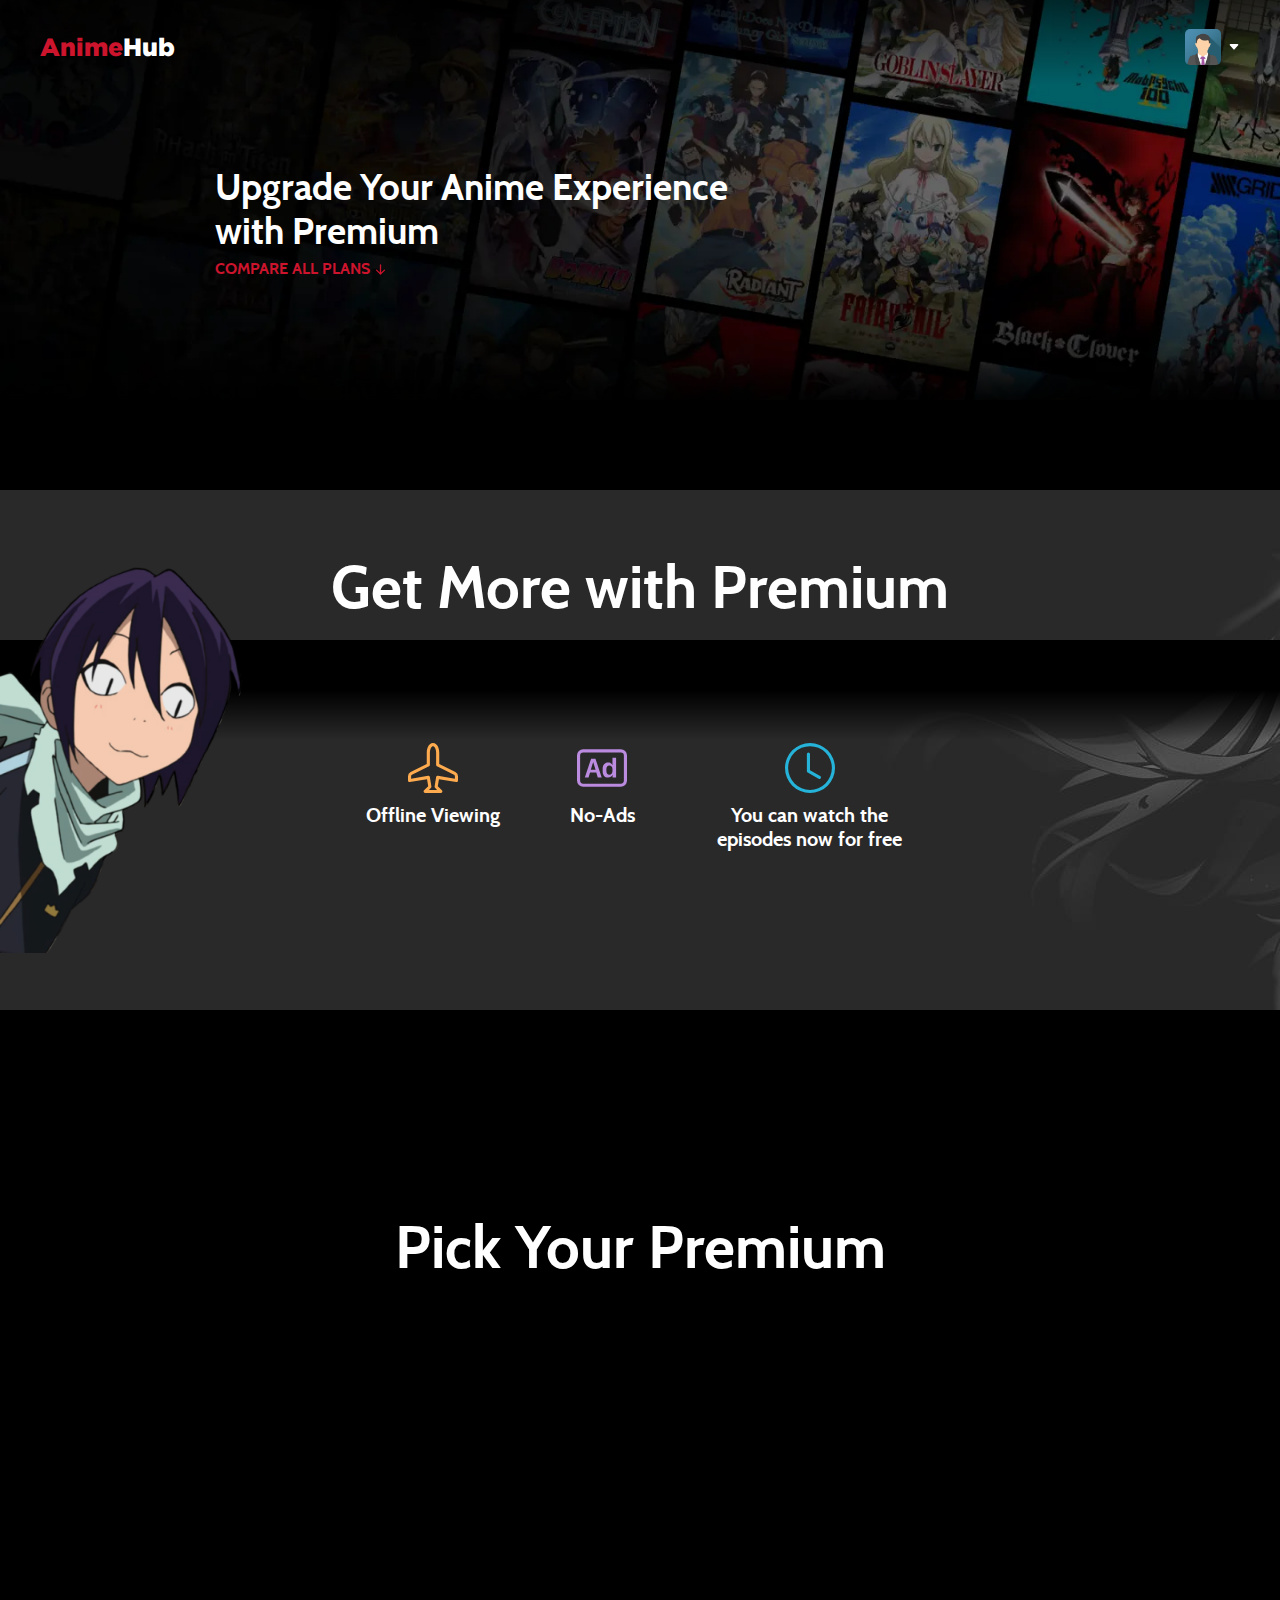
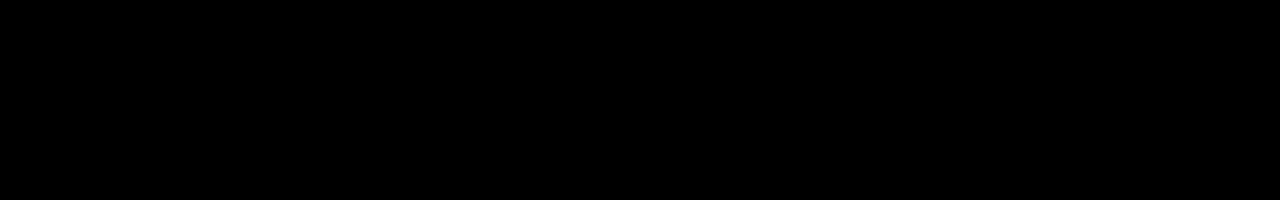
<file: Premium-Page/premium.html>
<!DOCTYPE html>
<html lang="en">
<head>
    <meta charset="UTF-8">
    <meta name="viewport" content="width=device-width, initial-scale=1.0">
    <title>Premium - AnimeHub</title>
    <link rel="stylesheet" href="/Premium-Page/premium.css">
</head>
<body>
    <div class="container">
        <header>
            <nav class="nav">
                <ul class="nav-ul-left hh">
                    <a href="/index.html"><li class="nav-li-left logo"><span>Anime</span>Hub</li></a>
                    <a href="/index.html"><li class="nav-li-left logo" id="logo"><span>A</span>H</li></a>
                </ul>
                <ul class="nav-ul-right">
                    <li class="nav-li-right hh">
                        <div class="profile" id="dropdown-trigger">
                            <img class="profile-wrapper" id="profile-picture">
                            <input type="file" id="upload-input" accept="image/*">
                            <svg id="rotate-svg" xmlns="http://www.w3.org/2000/svg" width="16" height="16" fill="currentColor" class="bi bi-caret-down-fill" viewBox="0 0 16 16">
                                <path d="M7.247 11.14 2.451 5.658C1.885 5.013 2.345 4 3.204 4h9.592a1 1 0 0 1 .753 1.659l-4.796 5.48a1 1 0 0 1-1.506 0z"/></svg>
                            <ul id="dropdown-menu">
                                <li><a href=""><svg xmlns="http://www.w3.org/2000/svg" width="16" height="16" fill="currentColor" class="bi bi-person" viewBox="0 0 16 16">
                                    <path d="M8 8a3 3 0 1 0 0-6 3 3 0 0 0 0 6m2-3a2 2 0 1 1-4 0 2 2 0 0 1 4 0m4 8c0 1-1 1-1 1H3s-1 0-1-1 1-4 6-4 6 3 6 4m-1-.004c-.001-.246-.154-.986-.832-1.664C11.516 10.68 10.289 10 8 10s-3.516.68-4.168 1.332c-.678.678-.83 1.418-.832 1.664z"/>
                                    </svg><span>Profile</span></li></a>
                                <li><a href=""><svg xmlns="http://www.w3.org/2000/svg" width="16" height="16" fill="currentColor" class="bi bi-tv" viewBox="0 0 16 16">
                                    <path d="M2.5 13.5A.5.5 0 0 1 3 13h10a.5.5 0 0 1 0 1H3a.5.5 0 0 1-.5-.5M13.991 3l.024.001a1.5 1.5 0 0 1 .538.143.76.76 0 0 1 .302.254c.067.1.145.277.145.602v5.991l-.001.024a1.5 1.5 0 0 1-.143.538.76.76 0 0 1-.254.302c-.1.067-.277.145-.602.145H2.009l-.024-.001a1.5 1.5 0 0 1-.538-.143.76.76 0 0 1-.302-.254C1.078 10.502 1 10.325 1 10V4.009l.001-.024a1.5 1.5 0 0 1 .143-.538.76.76 0 0 1 .254-.302C1.498 3.078 1.675 3 2 3zM14 2H2C0 2 0 4 0 4v6c0 2 2 2 2 2h12c2 0 2-2 2-2V4c0-2-2-2-2-2"/>
                                  </svg><span>Anime List</span></li></a>
                                <li><a href=""><svg xmlns="http://www.w3.org/2000/svg" width="16" height="16" fill="currentColor" class="bi bi-book" viewBox="0 0 16 16">
                                    <path d="M1 2.828c.885-.37 2.154-.769 3.388-.893 1.33-.134 2.458.063 3.112.752v9.746c-.935-.53-2.12-.603-3.213-.493-1.18.12-2.37.461-3.287.811zm7.5-.141c.654-.689 1.782-.886 3.112-.752 1.234.124 2.503.523 3.388.893v9.923c-.918-.35-2.107-.692-3.287-.81-1.094-.111-2.278-.039-3.213.492zM8 1.783C7.015.936 5.587.81 4.287.94c-1.514.153-3.042.672-3.994 1.105A.5.5 0 0 0 0 2.5v11a.5.5 0 0 0 .707.455c.882-.4 2.303-.881 3.68-1.02 1.409-.142 2.59.087 3.223.877a.5.5 0 0 0 .78 0c.633-.79 1.814-1.019 3.222-.877 1.378.139 2.8.62 3.681 1.02A.5.5 0 0 0 16 13.5v-11a.5.5 0 0 0-.293-.455c-.952-.433-2.48-.952-3.994-1.105C10.413.809 8.985.936 8 1.783"/>
                                    </svg><span>Manga List</span></li></a>
                                <li><button id="upload-button"><svg xmlns="http://www.w3.org/2000/svg" width="16" height="16" fill="currentColor" class="bi bi-pencil" viewBox="0 0 16 16">
                                    <path d="M12.146.146a.5.5 0 0 1 .708 0l3 3a.5.5 0 0 1 0 .708l-10 10a.5.5 0 0 1-.168.11l-5 2a.5.5 0 0 1-.65-.65l2-5a.5.5 0 0 1 .11-.168zM11.207 2.5 13.5 4.793 14.793 3.5 12.5 1.207zm1.586 3L10.5 3.207 4 9.707V10h.5a.5.5 0 0 1 .5.5v.5h.5a.5.5 0 0 1 .5.5v.5h.293zm-9.761 5.175-.106.106-1.528 3.821 3.821-1.528.106-.106A.5.5 0 0 1 5 12.5V12h-.5a.5.5 0 0 1-.5-.5V11h-.5a.5.5 0 0 1-.468-.325"/>
                                  </svg>Change Avatar</button></li>
                                  <li><button class="remove-button" id="remove-avatar-button"><svg xmlns="http://www.w3.org/2000/svg" width="16" height="16" fill="currentColor" class="bi bi-eraser" viewBox="0 0 16 16">
                                    <path d="M8.086 2.207a2 2 0 0 1 2.828 0l3.879 3.879a2 2 0 0 1 0 2.828l-5.5 5.5A2 2 0 0 1 7.879 15H5.12a2 2 0 0 1-1.414-.586l-2.5-2.5a2 2 0 0 1 0-2.828zm2.121.707a1 1 0 0 0-1.414 0L4.16 7.547l5.293 5.293 4.633-4.633a1 1 0 0 0 0-1.414zM8.746 13.547 3.453 8.254 1.914 9.793a1 1 0 0 0 0 1.414l2.5 2.5a1 1 0 0 0 .707.293H7.88a1 1 0 0 0 .707-.293z"/>
                                  </svg>Remove Avatar</button></li>
                                <li><button id="sing-out">Sing out</button></li>
                            </ul>
                        </div>
                    </li>
                </ul>
            </nav>
        </header>
        <div class="prezentation">
            <img src="/Premium-Page/resources/background-desktop.webp" alt="Stream Off-line">
        </div>
        <div class="text-prezentation">
            <p>Upgrade Your Anime Experience with Premium</p>
            <div class="compare-plans" id="#compare-plans">
                <span>Compare all plans</span><svg xmlns="http://www.w3.org/2000/svg" width="16" height="16" fill="currentColor" class="bi bi-arrow-down-short" viewBox="0 0 16 16">
                    <path fill-rule="evenodd" d="M8 4a.5.5 0 0 1 .5.5v5.793l2.146-2.147a.5.5 0 0 1 .708.708l-3 3a.5.5 0 0 1-.708 0l-3-3a.5.5 0 1 1 .708-.708L7.5 10.293V4.5A.5.5 0 0 1 8 4"/>
                  </svg>
            </div>
        </div>
        <div class="dt-premium">
            <span class="gmwp">Get More with Premium</span>
            <div class="anime-ch1">
                <img src="/Premium-Page/resources/klipartz.com.png" alt="Anime-Character-1">
            </div>
            <div class="kit-premium">
                <div class="ow">
                    <svg xmlns="http://www.w3.org/2000/svg" width="16" height="16" fill="currentColor" class="bi bi-airplane" viewBox="0 0 16 16">
                        <path d="M6.428 1.151C6.708.591 7.213 0 8 0s1.292.592 1.572 1.151C9.861 1.73 10 2.431 10 3v3.691l5.17 2.585a1.5 1.5 0 0 1 .83 1.342V12a.5.5 0 0 1-.582.493l-5.507-.918-.375 2.253 1.318 1.318A.5.5 0 0 1 10.5 16h-5a.5.5 0 0 1-.354-.854l1.319-1.318-.376-2.253-5.507.918A.5.5 0 0 1 0 12v-1.382a1.5 1.5 0 0 1 .83-1.342L6 6.691V3c0-.568.14-1.271.428-1.849m.894.448C7.111 2.02 7 2.569 7 3v4a.5.5 0 0 1-.276.447l-5.448 2.724a.5.5 0 0 0-.276.447v.792l5.418-.903a.5.5 0 0 1 .575.41l.5 3a.5.5 0 0 1-.14.437L6.708 15h2.586l-.647-.646a.5.5 0 0 1-.14-.436l.5-3a.5.5 0 0 1 .576-.411L15 11.41v-.792a.5.5 0 0 0-.276-.447L9.276 7.447A.5.5 0 0 1 9 7V3c0-.432-.11-.979-.322-1.401C8.458 1.159 8.213 1 8 1s-.458.158-.678.599"/>
                      </svg>
                      <span>Offline Viewing</span>
                </div>
                <div class="no-ads">
                    <svg xmlns="http://www.w3.org/2000/svg" width="16" height="16" fill="currentColor" class="bi bi-badge-ad" viewBox="0 0 16 16">
                        <path d="m3.7 11 .47-1.542h2.004L6.644 11h1.261L5.901 5.001H4.513L2.5 11zm1.503-4.852.734 2.426H4.416l.734-2.426zm4.759.128c-1.059 0-1.753.765-1.753 2.043v.695c0 1.279.685 2.043 1.74 2.043.677 0 1.222-.33 1.367-.804h.057V11h1.138V4.685h-1.16v2.36h-.053c-.18-.475-.68-.77-1.336-.77zm.387.923c.58 0 1.002.44 1.002 1.138v.602c0 .76-.396 1.2-.984 1.2-.598 0-.972-.449-.972-1.248v-.453c0-.795.37-1.24.954-1.24z"/>
                        <path d="M14 3a1 1 0 0 1 1 1v8a1 1 0 0 1-1 1H2a1 1 0 0 1-1-1V4a1 1 0 0 1 1-1zM2 2a2 2 0 0 0-2 2v8a2 2 0 0 0 2 2h12a2 2 0 0 0 2-2V4a2 2 0 0 0-2-2z"/>
                      </svg>
                      <span>No-Ads</span>
                </div>
                <div class="all-episodes">
                    <svg xmlns="http://www.w3.org/2000/svg" width="16" height="16" fill="currentColor" class="bi bi-clock" viewBox="0 0 16 16">
                        <path d="M8 3.5a.5.5 0 0 0-1 0V9a.5.5 0 0 0 .252.434l3.5 2a.5.5 0 0 0 .496-.868L8 8.71z"/>
                        <path d="M8 16A8 8 0 1 0 8 0a8 8 0 0 0 0 16m7-8A7 7 0 1 1 1 8a7 7 0 0 1 14 0"/>
                      </svg>
                      <span>You can watch the episodes now for free</span>
                </div>
            </div>
        </div>
        <div class="premium-membership-wrp">
            <h1>Pick Your Premium</h1>
        </div>
    </div>
</body>
<script src="/Premium-Page/premium.js"></script>
</html>
</file>
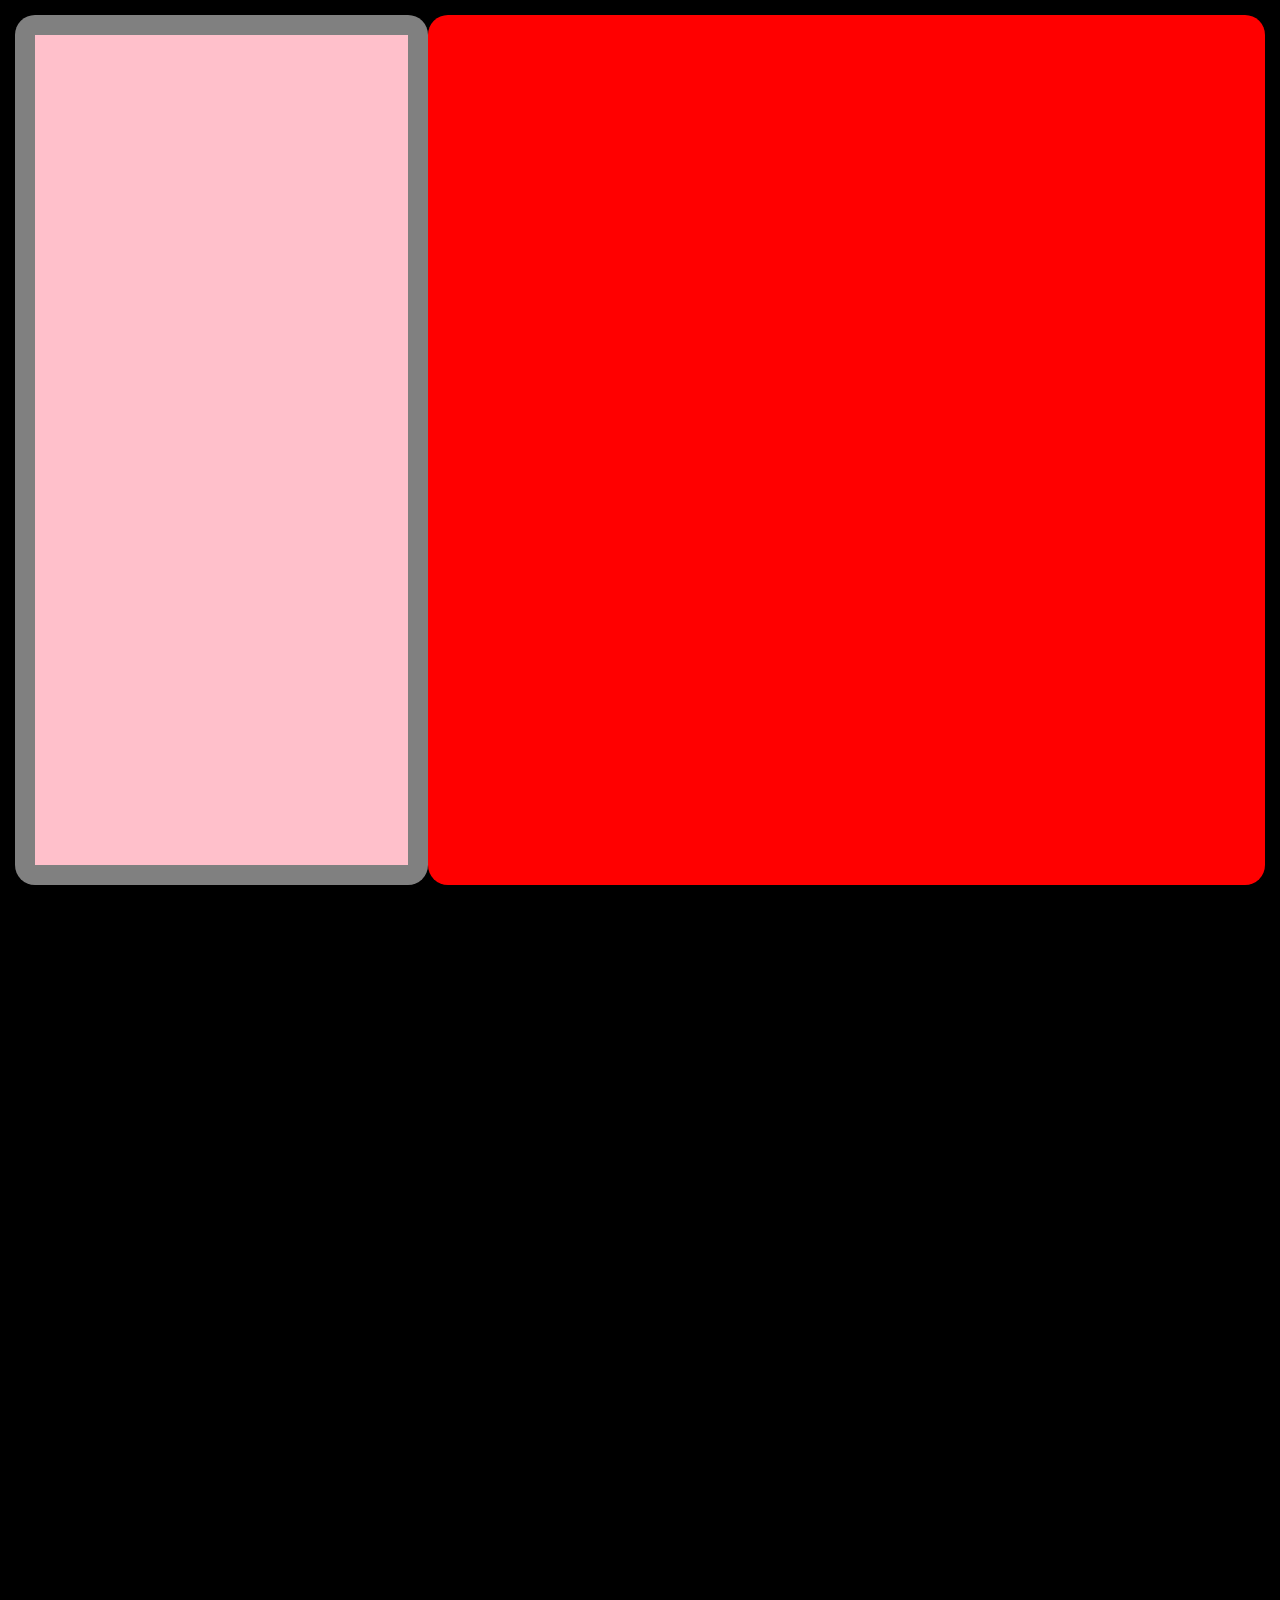
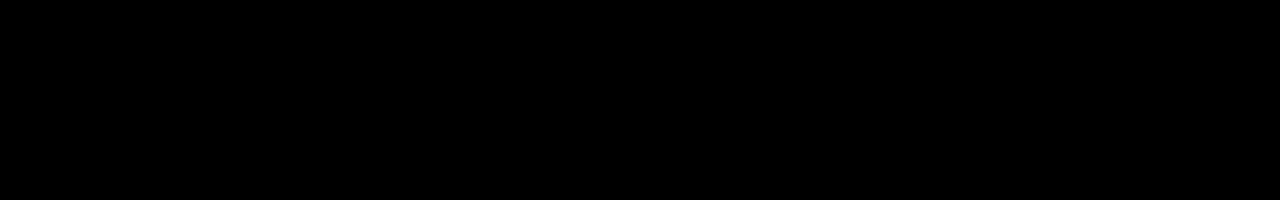
<file: Anime-Home-Page/Blog - AnimeHub/blog.html>
<!DOCTYPE html>
<html lang="en">
<head>
    <meta charset="UTF-8">
    <meta name="viewport" content="width=device-width, initial-scale=1.0">
    <title>Blog - AnimeHub</title>
    <link rel="stylesheet" href="../Blog - AnimeHub/blog.css">
</head>
<body>
    <div class="container">
        <div class="top-news-wrp">
            <div class="section-left">
                <a href="">
                    <article class="sl-article">
                        
                    </article>
                </a>
            </div>
            <div class="section-right">
                
            </div>
        </div>
    </div>
</body>
</html>
</file>
<file: Anime-Home-Page/styles.css>
@font-face {
    font-family: 'Futura PT Medium';
    font-style: normal;
    font-weight: normal;
    src: url(../fonts/FuturaCyrillicMedium.woff);
}

@font-face {
  font-family: Gotham Regular;
  src: url(../fonts/Gotham\ Regular.otf);
}

@font-face {
  font-family: Cabin-Bold;
  src: url(../fonts/Cabin-Bold.ttf);
}

* {
    list-style-type: none;
    text-decoration: none;
    box-sizing: border-box;
    margin: 0;
    padding: 0;
    border: 0;
}

/* width */
::-webkit-scrollbar {
    width: 7px;
  }
  
  /* Handle */
  ::-webkit-scrollbar-thumb {
    background: #af1d31;
  }

html {
    scroll-behavior: smooth;
}

body {
    background-color: var(--bg-color);
    height: 200vh;
}

body a {
    color: white;
}

::selection {
    background-color: #af3142;
}

:root {
    --Cabin-Bold: Cabin-Bold;
    --Gotham-Regular: 'Gotham Regular';
    --Futura-PT-Medium: 'Futura PT Medium';    
    --bg-color: black;
    --primary-color: #cc142d;
}

header {
    position: relative;
    z-index: 99;
}

@media screen and (min-width: 2500px) {
    .container {
        display: none;
    }

    .massage {
        display: flex;
        justify-content: center;
        margin-top: 50px;
        font-size: 50px;
        color: white;
        font-size: 200px;
        font-family:'Franklin Gothic Medium', 'Arial Narrow', Arial, sans-serif;
    }
}

.container {padding-bottom: 1px;}

.massage {display: none;}

.nav {
    position: absolute;
    display: flex;
    justify-content: space-between;
    align-items: center;
    background: linear-gradient(to bottom, rgba(0, 0, 0, 0.60), rgba(0, 0, 0, 0));
    width: 100%;
    padding: 25px 0px 16px 5px;
    font-family: 'Trebuchet MS', 'Lucida Sans Unicode', 'Lucida Grande', 'Lucida Sans', Arial, sans-serif;
}

.nav-ul-left {
    margin-left: 35px;
    justify-content: space-between;
}

.nav-ul-right {
    margin-right: 35px;
    justify-content: space-between;
}

.nav-li-left {
    display: inline-block;
    font-size: 18px;
    vertical-align: middle;
    margin: 0 11px 0 11px;
    padding: 7px 0 7px 0;
    cursor: pointer;
    color: white;
}

.tr-li:hover {
    transform: translatey(-4px);
    transition: ease 0.2s;
}

.nav-li-right, .sp a {
    display: inline-block;
    vertical-align: middle;
    margin-right: 5px;
    font-size: 18px;
    cursor: pointer;
    color: white;
}

.sp a {
    padding: 7px 0 7px 0;
    margin-right: 10px;
}

.svg-notification {
    color: white;
    width: 24px;
    margin-right: 14px;
    height: 24px;
    vertical-align: middle;
}

.logo {
    font-family: var(--Gotham-Regular);
    font-size: 30px;
    color: #fff;
    margin-right: 40px;
    margin-left: 0;
    cursor: pointer;
    user-select: none;
}

#logo {
    display: none;
    user-select: none;
}

.logo span {
    color: var(--primary-color);
}

.profile-wrapper {
    background-size: cover;
    width: 43px;
    height: 43px;
    user-select: none;
    vertical-align: middle;
    border-radius: 5px;
}

.profile input {
    display: none;
}

.profile svg, .dropdown svg {
    width: 15px;
    height: 15px;
    margin-left: 2px;
    vertical-align: middle;
}

#upload-button, .remove-button, #languages, #sing-out {
    background-color: transparent;
    color: white;
    cursor: pointer;
    font-size: 16px;
    font-family: var(--Cabin-Bold), sans-serif;

}

#dropdown-menu {
    position: absolute;
    display: none;
    background: linear-gradient(0deg, rgba(0,0,0,0.5) 0%, rgba(0,0,0,0.5) 0%);
    backdrop-filter: blur(5px);
    border-radius: 7px;
    border: 1px solid rgb(37, 37, 37);
    font-size: 16px;
    margin: 19px 0 0 -134px;
    width: 200px;
    height: auto;
    font-family:var(--Cabin-Bold);
  }

#dropdown-menu a {
    color: white;
}
  
#dropdown-menu li {
    padding: 8px 0px 8px 0px;
}

#dropdown-menu li a:hover {
    color: #af1d31;
}

#upload-button:hover {
    color: #af1d31;
}

.remove-button:hover {
    color: #af1d31;
}

#languages:hover {
    color: #af1d31;
}

#sing-out:hover {
    color: #af1d31;
}
  
#dropdown-menu li svg {
    width: 21px;
    height: 21px;
    margin: 0 15px 0 20px;
    vertical-align: middle;
}

#dropdown-menu li:nth-child(9) {
    border-top: 1px solid rgb(37, 37, 37);
    display: flex;
    padding-top: 10px;
    justify-content: center;
}

/* ----------------------- */

.search-box {
    position: relative;
    height: 30px;
    width: 60px;
}

.search-box.active {
    width: 230px;
    border-bottom: 2px solid var(--primary-color);
    transform: translateY(1px);
}

.search-box input {
    width: 100%;
    height: 100%;
    border: none;
    background: transparent;
    outline: none;
    color: white;
    padding: 2px 50px 0px 10px;
    font-size: 14px;
}

.search-box input::placeholder {
    color: #a6a6a6;
}

.search-box .search-icon {
    position: absolute;
    transform: translateY(-40px);
    width: 30px;
    right: 0;
    background: transparent;
    line-height: 60px;
    color: #fff;
    cursor: pointer;
    z-index: 1;
}

.search-box .search-icon.active {
    right: 5px;
    height: 50px;
    line-height: 50px;
    font-size: 12px;
    background: transparent;
    color: #fff;
    transform: translateY(-32px) translateX(5px) rotate(360deg);
}

.search-box, .cancel-icon {
    position: relative;
    color: #fff;
    cursor: pointer;
}

.search-box svg, .cancel-icon svg {
    width: 20px;
    height: 20px;
}

.cancel-icon svg {
    position: absolute;
    right: 11px;
    top: -22px;
}

.hidden-nav-bar, .hidden, .menu, .content-list, .sn2 {
    display: none;
}

/* CONTENT - - - - CONTENT - - - - CONTENT */

.slider {
    position: relative;
    height: 100vh;
    font-family: var(--Futura-PT-Medium);
}

.slider .list .item {
    position: absolute;
    inset: 0 0 0 0;
    overflow: hidden;
    opacity: 0;
    transition: .5s;
    z-index: 10;
    color: white;
}

.slider .list .item img {
    width: 78%;
    float: right;
    height: 100%;
    user-select: none;
    object-fit: cover;
}

.bg-banner-mobile {
    display: none;
}

.slider .list .item::after {
    position: absolute;
    content: '';
    width: 55%;
    height: 100%;
    left: 0;
    background-image: linear-gradient(
    to right, #000 45%, transparent);
    z-index: 0;
}

.btm-shadow {
    position: absolute;
    content: '';
    width: 100%;
    height: 400px;
    bottom: -180px;
    background-image: linear-gradient(
    to top, black 46% , transparent);
    z-index: 20;
}

.section-articles {
    position: relative;
    z-index: 20;
    padding-left: 90px;
    margin-bottom: 70px;
}

.header-tittle {
    margin-bottom: 15px;
    margin-top: -90px;
    display: inline-block;
}

.header-tittle h1, .section-blog h1 {
    color: white;
    font-size: 1.75rem;
    font-family: 'Trebuchet MS', 'Lucida Sans Unicode', 'Lucida Grande', 'Lucida Sans', Arial, sans-serif;
}

.header-tittle svg, .section-blog svg {
    color: white;
    width: 30px;
    height: 30px;
    vertical-align: middle;
}

.section-blog-wrp {
    /* background-image: linear-gradient(to right top, #cc142d, #d52e2b, #dd4029, #e55126, #ec6124, #f06e21, #f47a1e, #f7861b, #f99317, #fa9f15, #faac15, #fab818); */
    background-image: url(../resources/bg02-copyright.jpg);
    background-position: center;
    background-repeat: no-repeat;
    background-size: cover;
    padding: 30px 50px;
    margin-bottom: 50px;
}

.section-blog {
    position: relative;
    max-width: 1400px;
    height: auto;
    margin: 0 auto;
    padding: 35px 40px 25px 40px;
    background: rgba(0, 0, 0, 0.685);
}

.section-blog a {
    display: flex;
    align-items: center;
}

.st {
    max-width: 310px;
}

.section-blog svg:nth-child(1) {
    margin-right: 12px;
}

.content-blog {
    position: relative;
    display: flex;
    margin-top: 20px;
    font-family: 'Trebuchet MS', 'Lucida Sans Unicode', 'Lucida Grande', 'Lucida Sans', Arial, sans-serif;
    color: white;
}

.content-blog h3 {
    margin-bottom: -12px;
}

.top-news {
    width: 25%;
    height: auto;
}

.top-news h3 {
    margin-bottom: -1px;
}

.top-news a {
    position: relative;
    margin-top: 12px;
    padding: 7px;
    margin-left: -7px;
}

.article-top-news {
    display: block;
    width: 100%;
    height: 100%;
}

.atn-img {
    position: relative;
    max-width: 100%;
    max-height: 180px;
    margin-bottom: 10px;
    overflow: hidden;
    user-select: none;
}

.atn-img img {
    width: 100%;
    height: 100%;
    object-fit: cover;
}

.top-news a:hover {
    background-color: #1b1c22;
    transition: 0.16s ease-in-out;
}

.title-top-news {
    width: 100%;
    font-size: 19px;
    line-height: 25px;
    display: -webkit-box;
    -webkit-line-clamp: 3;
    -webkit-box-orient: vertical;
    overflow: hidden;
    text-overflow: ellipsis;
    display: box;
    box-orient: vertical;
    line-clamp: 3;
}

.release, .author {
    display: flex;
    color: #a0a0a0;
    font-size: 13px;
}

.release {
    margin: 8px 0 5px 0;
}

.latest-news {
    max-width: 75%;
    width: auto;
    height: auto;
    padding-left: 10px;
}

.latest-news h3 {
    margin-left: 7px;
}

.section-latest-news {
    display: flex;
    margin-top: 18px;
}

.left-latest-news {
    width: 50%;
    height: auto;
    margin-right: 5px;
}

.left-latest-news a {
    position: relative;
    padding: 7px 2px 7px 7px;
    margin-top: 5px;
}

.article-latest-news {
    display: flex;
    justify-content: center;
    align-items: center;
}

.img-latest-news {
    width: 140px;
    height: 80px;
    margin-right: 10px;
    overflow: hidden;
    user-select: none;
}

.img-latest-news img {
    width: 100%;
    height: 100%;
    object-fit: fill;
}

.title-latest-news {
    width: 100%;
    font-size: 16.4px;
    display: -webkit-box;
    -webkit-line-clamp: 1;
    -webkit-box-orient: vertical;
    overflow: hidden;
    text-overflow: ellipsis;
    display: box;
    box-orient: vertical;
    line-clamp: 1;
}

.inf-text {
    max-width: calc(100% - 150px);
}

.right-latest-news {
    width: 50%;
    height: auto;
    margin-left: 10px;
}

.right-latest-news a {
    position: relative;
    margin-top: 25px;
    padding: 7px 2px 7px 7px;
    margin-top: 5px;
}

.left-latest-news a:hover {
    background-color: #1b1c22;
    transition: 0.16s ease-in-out;
}

.right-latest-news a:hover {
    background-color: #1b1c22;
    transition: 0.16s ease-in-out;
}

.prev-button-article {
    position: absolute;
    background: linear-gradient(0deg, rgba(0,0,0,0.55) 0%, rgba(0,0,0,0.55) 0%);
    width: 90px;
    height: 442px;
    padding-bottom: 80px;
    left: 0;
    bottom: 2px;
    cursor: pointer;
    z-index: 31;
}

.next-button-article {
    position: absolute;
    background: linear-gradient(0deg, rgba(0,0,0,0.55) 0%, rgba(0,0,0,0.55) 0%);
    width: 60px;
    height: 442px;
    padding-top: 85px;
    right: 0;
    bottom: 2px;
    rotate: 180deg;
    cursor: pointer;
    z-index: 31;
}

.prev-button-article-episodes {
    position: absolute;
    background: linear-gradient(0deg, rgba(0,0,0,0.55) 0%, rgba(0,0,0,0.55) 0%);
    width: 90px;
    height: 255px;
    padding-bottom: 80px;
    left: 0;
    bottom: 2px;
    cursor: pointer;
    z-index: 31;
}

.next-button-article-episodes {
    position: absolute;
    background: linear-gradient(0deg, rgba(0,0,0,0.55) 0%, rgba(0,0,0,0.55) 0%);
    width: 60px;
    height: 255px;
    padding-top: 85px;
    right: 0;
    bottom: 2px;
    rotate: 180deg;
    cursor: pointer;
    z-index: 31;
}

.prev-button-article svg {
    width: 25px;
    height: 25px;
}

.prev-button-article-episodes svg {
    width: 25px;
    height: 25px;
}

.next-button-article svg {
    width: 25px;
    height: 25px;
}

.next-button-article-episodes svg {
    width: 25px;
    height: 25px;
}

.articles-wrp.scroll-snap-left {
    scroll-snap-type: x mandatory;
    scroll-snap-align: start;
}

.articles-wrp.scroll-snap-right {
    scroll-snap-type: x mandatory;
    scroll-snap-align: end;
}

.articles-episodes-wrp.scroll-snap-left {
    scroll-snap-type: x mandatory;
    scroll-snap-align: start;
}

.articles-episodes-wrp.scroll-snap-right {
    scroll-snap-type: x mandatory;
    scroll-snap-align: end;
}

.prev-button-article:hover {
    background: linear-gradient(0deg, rgba(0,0,0,0.75) 0%, rgba(0,0,0,0.75) 0%);
}

.next-button-article:hover {
    background: linear-gradient(0deg, rgba(0,0,0,0.75) 0%, rgba(0,0,0,0.75) 0%);
}

.prev-button-article.scrolling,
.next-button-article.scrolling,
.prev-button-article-episodes.scrolling,
.next-button-article-episodes.scrolling {
    background: transparent;
}

.articles-wrp, .articles-episodes-wrp {
    display: flex;
    flex-wrap: nowrap;
    overflow-x: auto;
    margin-left: -90px;
    padding-left: 90px;
    -ms-overflow-style: none;  /* IE and Edge */
    scrollbar-width: none;  /* Firefox */
    -ms-overflow-style: none;  /* IE and Edge */
    scrollbar-width: none;  /* Firefox */
    scroll-behavior: smooth; /* adăugăm scroll fluent */
}

/* Hide scrollbar for Chrome, Safari and Opera */
.articles-wrp::-webkit-scrollbar {
    display: none;
  }

.articles-episodes-wrp::-webkit-scrollbar {
    display: none;
}
  
.articles-wrp a {
    width: 250px;
    height: auto;
    margin-right: 20px;
    transition: 0.2s all;
}

.articles-episodes-wrp a {
    width: 300px;
    height: auto;
    margin-right: 20px;
    transition: 0.2s all;
}

.articles-wrp a:hover .cover-article {
    opacity: 0.6;
    transition: 0.2s all;
}

.articles-episodes-wrp a:hover .cover-article-episode {
    opacity: 0.6;
    transition: 0.2s all;
}

.btn-play {
    display: none;
    transition: opacity 0.2s ease;
}

.article-episodes:hover .btn-play {
    display: block;
    transition: opacity 0.2s ease;
    opacity: 1;
}

.article {
    position: relative;
    width: 250px;
    height: auto;
    cursor: pointer;
    transition: 0.2s all;
}

.article-episodes {
    position: relative;
    width: 300px;
    height: auto;
    cursor: pointer;
    transition: 0.2s all;
}

.cover-article {
    width: 250px;
    height: 360px;
    border-radius: 5px;
}

.cover-article-episode {
    width: 300px;
    height: 165px;
    border-radius: 5px;
}

.btn-play {
    position: absolute;
    top: 39%;
    left: 40.7%;
    transform: translate(0, -50%);
}

.btn-play svg {
    width: 50px;
    height: 50px;
}

.category {
    position: absolute;
    font-family: var(--Cabin-Bold), sans-serif;
    background: linear-gradient(#fab818, #f47521);
    color: white;
    font-size: 1rem;
    user-select: none;
    font-style: italic;
    padding: 2px 5px 2px 8px;
    border-top-left-radius: 4px;
    top: 0;
    left: 0;
    z-index: 1;
}

.category::after {
    position: absolute;
    content: "";
    width: 30px;
    height: 23px;
    transform: skew(-45deg);
    top: 0;
    right: -12px;
    background: linear-gradient(#fab818, #f47521);
    z-index: -1;
}

.cover-article img {
    width: 100%;
    height: 100%;
    object-fit: cover;
    border-radius: 5px;
    user-select: none;
}

.cover-article-episode img {
    width: 100%;
    height: 100%;
    object-fit: cover;
    border-radius: 5px;
    user-select: none;
}

.title-article {
    font-family:'Gill Sans', 'Gill Sans MT', Calibri, 'Trebuchet MS', sans-serif;
    color: white;
    margin-top: 8px;
}

.title-serie-jp, .title-serie-en {
    display: -webkit-box;
    -webkit-line-clamp: 2;
    -webkit-box-orient: vertical;
    overflow: hidden;
    text-overflow: ellipsis;
    display: box;
    box-orient: vertical;
    line-clamp: 2;
    margin-bottom: 3.5px;
    font-size: 1.15rem;
    width: 100%;
    height: 100%;
}

.genres-article {
    display: -webkit-box;
    -webkit-line-clamp: 1;
    -webkit-box-orient: vertical;
    overflow: hidden;
    text-overflow: ellipsis;
    display: box;
    box-orient: vertical;
    line-clamp: 1;
    color: #a0a0a0;
    font-size: 1.05rem;
    width: 100%;
    height: 100%;
}

.title-serie-en {
    display: none;
}

#next-button svg {
    position: absolute;
    right: 30px;
    width: 25px;
    height: 25px;
    rotate: 180deg;
    cursor: pointer;
    filter: drop-shadow(1px 1px 4px);
    top: 45%;
    z-index: 12;
}

#prev-button svg {
    position: absolute;
    left: 30px;
    filter: drop-shadow(1px 1px 1px);
    width: 25px;
    height: 25px;
    cursor: pointer;
    top: 45%;
    z-index: 1222;
}

.slider .list .item.active {
    opacity: 1;
    z-index: 11;
}

.slider .list .item .content {
    position: absolute;
    left: 90px;
    bottom: 33%;
    max-width: 500px;
    z-index: 25;
}

.slider .list .item .content img {
    position: relative;
    width: 100%;
    max-width: 450px;
    max-height: auto;
    user-select: none;
    margin: 18px 0 40px 0;
    float: left;
    object-fit: cover;
    z-index: 25;
}

.dt1 ul{
    position: relative;
    display: flex;
    align-items: start;
    justify-content: start;
    float: left;
    margin-bottom: 20px;
    font-size: 20.7px;
    font-weight: normal;
    z-index: 25;
}

.dt2 {
    font-size: 20px;
    float: left;
    line-height: 28px;
    z-index: 25;
}

.genres {
    position: relative;
    display: flex;
    align-items: start;
    justify-content: start;
    float: left;
    margin-top: 18px;
    font-size: 19.5px;
    z-index: 25;
}

.type {
    position: relative;
    border: 1px solid white;
    padding: 0 5px 2px 5px;
    font-family: 'Gill Sans', 'Gill Sans MT', Calibri, 'Trebuchet MS', sans-serif;
    font-size: 18.7px;
    user-select: none;
    z-index: 25;
}

.genres li {
    color: white;
    z-index: 25;
}

.circle {
    color: rgba(255, 255, 255, 0.788);
    margin: 0 12px 0 12px;
    opacity: 0.5;
    user-select: none;
    z-index: 25;
}

.ep {
    text-transform: uppercase;
    z-index: 25;
}

.bar {
    opacity: 0.5;
    margin: 0 5px 0 5px;
    user-select: none;
    z-index: 25;
}

.dt-animation, .dt-animation a {
    position: relative;
    color: rgba(255, 255, 255, 0.788);
}

@keyframes showContent {
    to{
        transform: translateY(0);
        filter: blur(0);
        opacity: 1;
    }
}

.slider .list .item.active .lg-name,
.slider .list .item.active img:nth-child(3),
.slider .list .item.active .dt-animation {
    transform: translateY(30px);
    filter: blur(20px);
    opacity: 0;
    animation: showContent .4s .6s ease-in-out 1 forwards;
}

.slider .list .item.active img:nth-child(3) {
    animation-delay: 0.8s;
}

.slider .list .item.active .dt-animation {
    animation-duration: 0.7s;
}

.text-transparent {
    opacity: 0;
}

#myBtn {
    display: none;
    position: fixed;
    bottom: 27px;
    right: 32px;
    z-index: 99;
    font-size: 18px;
    border: none;
    outline: none;
    background-color: var(--primary-color);
    color: white;
    cursor: pointer;
    padding: 7px 7px 2px 7px;
    border-radius: 4px;
}

#myBtn svg {
    width: 22px;
    height: 22px;
}

.random-series-wrp {
    position: relative;
}

.ds-rdn-flex {
    position: relative;
    display: flex;
    align-items: center;
    justify-content: center;
    padding: 0 90px;
    margin: 0px 0 90px 0;
}

.img-serie-random {
    width: 650px;
    max-height: 350px;
    user-select: none;
}

.img-serie-random img {
    width: 100%;
    height: 100%;
    object-fit: cover;
}

.info-serie-random {
    position: relative;
    display: block;
    justify-content: baseline;
    margin-left: 35px;
    font-family: 'Trebuchet MS', 'Lucida Sans Unicode', 'Lucida Grande', 'Lucida Sans', Arial, sans-serif;
}

.title-serie-random {
    color: white;
    font-size: 2.3rem;
    display: inline-block;
    cursor: pointer;

}

.title-serie-random-jp, .title-serie-random-en {
    display: -webkit-box;
    -webkit-line-clamp: 2;
    -webkit-box-orient: vertical;
    overflow: hidden;
    text-overflow: ellipsis;
    display: box;
    box-orient: vertical;
    line-clamp: 2;
}

.title-serie-random:hover {
    text-decoration: underline;
}

.title-serie-random-en {
    display: none;
}

.ch-title-en {
    display: none;
}

.type-serie-radom {
    margin: 5px 0 12px 0;
    user-select: none;
}

.type-serie-radom p {
    color: #a0a0a0;
    font-size: 15px;
}

.type-serie-radom span {
    color: #2abdbb;
    font-size: 15px;
}

.description-serie-random {
    color: white;
    max-width: 680px;
    line-height: 25px;
    font-size: 17px;
    margin-bottom: 25px;
    display: -webkit-box;
    -webkit-line-clamp: 3;
    -webkit-box-orient: vertical;
    overflow: hidden;
    text-overflow: ellipsis;
    display: box;
    box-orient: vertical;
    line-clamp: 3;
}

.btn-serie-random {
    display: flex;
    justify-content: flex-start;
    user-select: none;
    gap: 15px;
}

.sw {
    display: flex;
    align-items: center;
    justify-content: center;
    color: #141519;
    font-size: 15px;
    padding: 7px 16px;
    font-family: var(--Cabin-Bold);
    /* background-color: #f47521; */
    background-color: var(--primary-color);
}

.sw svg {
    color: #141519;
    width: 25px;
    height: 25px;
    margin-right: 5px;
}

.aw {
    display: flex;
    align-items: center;
    justify-content: center;
    /* color: #f47521; */
    color: var(--primary-color);
    font-size: 15px;
    padding: 6px 15px;
    /* border: 1px solid #f47521; */
    border: 1px solid var(--primary-color);
    background-color: black;
    font-family: var(--Cabin-Bold);
}

.aw svg {
    width: 22px;
    height: 22px;
    margin-right: 5px;
}

.btn-serie-random button {
    text-transform: uppercase;
    cursor: pointer;
}

.btn-serie-random button:hover {
    opacity: 0.8;
}

/* NEW-CHAPTERS - - - - NEW-CHAPTERS */

.wrp-article-chaters {
    position: relative;
    display: grid;
    grid-template-columns: repeat(4, 1fr);
    grid-gap: 15px;
    padding-right: 90px;
}

.new-chapter-wrp {
    position: relative;
    max-width: 410px;
    width: 100%;
    height: auto;
    padding: 10px;
    background-color: #14151a;
    border-radius: 5px;
}

.new-chapter {
    display: flex;
    justify-content: space-between;
    align-items: flex-start;
}

.nc-img {
    position: relative;
    width: 100px;
    height: auto;
    margin-right: 15px;
    user-select: none;
}

.nc-img img {
    width: 100%;
    max-height: 135px;
    object-fit: contain;
}

.dt-chapter {
    max-width: 270px;
    width: 100%;
    height: auto;
    font-size: 20px;
    font-family: 'Gill Sans', 'Gill Sans MT', Calibri, 'Trebuchet MS', sans-serif;
}

.ch-tl {
    color: white;
    margin-bottom: 10px;
    display: -webkit-box;
    -webkit-line-clamp: 2;
    -webkit-box-orient: vertical;
    overflow: hidden;
    text-overflow: ellipsis;
    display: box;
    box-orient: vertical;
    line-clamp: 2;
}

.ch-title-jp:hover {
    text-decoration: underline;
}

.ch-title-en:hover {
    text-decoration: underline;
}

.dsch {
    display: flex;
    justify-content: space-between;
    align-items: center;
    margin-bottom: 8px;
}

.st-ch {
    font-size: 15px;
    padding: 2px 10px;
    border-radius: 12px;
    border: 1px solid white;
}

.st-ch:hover {
    transition: 0.2s ease;
    background-color: var(--primary-color);
}

.tm-rs-ch {
    font-size: 14px;
    vertical-align: middle;
    font-family: 'Gill Sans', 'Gill Sans MT', Calibri, 'Trebuchet MS', sans-serif;
    color: #a0a0a0;
    margin: 0 10px 0 20px;
}

.new-rs-ch {
    position: relative;
    font-size: 11px;
    border-radius: 2px;
    color: white;
    padding: 3px 7px;
    align-items: center;
    margin: 0 10px 0 20px;
    font-family: var(--Gotham-Regular);
    background-color: var(--primary-color);
}

.hd-sp {display: none;}

@media screen and (max-width: 1600px) {
    .slider .list .item .content img {
        max-width: 420px;
    }

    .slider .list .item .content {
        max-width: 470px;
        bottom: 33%;
    }

    .genres {
        font-size: 19px;
    }

    .dt1 ul{
        position: relative;
        display: flex;
        align-items: start;
        justify-content: start;
        float: left;
        margin-bottom: 19.4px;
        font-size: 20px;
        font-weight: normal;
    }
    
    .dt2 {
        font-size: 18.8px;
        float: left;
        line-height: 28px;
    }
    
    .type {
        border: 1px solid white;
        padding: 0 5px 2px 5px;
        font-family: 'Gill Sans', 'Gill Sans MT', Calibri, 'Trebuchet MS', sans-serif;
        font-size: 17.5px;
    }
}

@media screen and (max-width: 1500px) {
    .slider .list .item .content {
        bottom: 29%;
        max-width: 450px;
    }

    /* .articles-wrp a {
        width: 195px;
    }

    .article {
        width: 195px;
    }
    
    .cover-article {
        width: 180px;
        height: 280px;
    } */
    
    .info-serie-random {
        margin-left: 30px;
    }
    
    .title-serie-random {
        font-size: 2.1rem;
    }
    
    .type-serie-radom {
        margin: 5px 0 10px 0;
    }
    
    .description-serie-random {
        line-height: 24px;
        font-size: 16.5px;
    }
    
    .sw {
        padding: 6px 14px;
    }
    
    .sw svg {
        width: 24px;
        height: 24px;
    }
    
    .aw {
        padding: 6px 15px;
    }
    
    .aw svg {
        width: 21px;
        height: 21px;
    }

    .wrp-article-chaters {
        grid-template-columns: repeat(3, 1fr);
        padding-right: 90px;
    }

    .hd-sp {display: block;}
}

@media screen and (max-width: 1370px) {
    .tr-li, .sp a {
        font-size: 16.5px;
    }
     
    .svg-notification {
        width: 23px;
        height: 23px;
    }
    
    .logo {
        font-size: 25px;
    }
    
    .profile-wrapper {
        width: 36px;
        height: 36px;
    }

    .profile svg {
        width: 12px;
        height: 12px;
    }
    
    #upload-button, .remove-button {
        font-size: 14.5px;
    }
    
    #dropdown-menu {
        font-size: 14.5px;
        margin: 20px 0 0 -124px;
        width: 180px;
      }
    
    #dropdown-menu li svg {
        width: 19px;
        height: 19px;
    }
    
    #dropdown-menu li:last-child {
        padding-top: 9px;
    }

    /* ----------------------- */

    .search-box.active {
        width: 215px;
    }

    .search-box svg {
        width: 19px;
        height: 19px;
    }

/* CONTENT - - - - CONTENT - - - - CONTENT */
    .slider .list .item::after {
        position: absolute;
        content: '';
        width: 60%;
        height: 100%;
        left: 0;
        background-image: linear-gradient(
        to right, #000 50% , transparent);
        z-index: 0;
    }

    .btm-shadow {
        position: absolute;
        content: '';
        width: 100%;
        height: 250px;
        bottom: -150px;
        background-image: linear-gradient(
        to top, black 60% , transparent);
        z-index: 20;
    }

    .slider .list .item .content {
        width: 420px;
        bottom: 25%;
        left: 75px;
    }

    .dt1 ul{
        font-size: 17.8px;
    }

    .dt2 {
        font-size: 17.5px;
        display: -webkit-box;
        -webkit-line-clamp: 4;
        -webkit-box-orient: vertical;
        overflow: hidden;
        text-overflow: ellipsis;
        display: box;
        box-orient: vertical;
        line-clamp: 4;
    }

    .genres {
        font-size: 17.4px;
    }

    .type {
        font-size: 15.8px;
    }


    .slider .list .item img {
        width: 70%;
    }
    
    .slider .list .item .content img {
        max-width: 340px;
    }

    #next-button svg {
        width: 20px;
        height: 20px;
    }
    
    #prev-button svg {
        width: 20px;
        height: 20px;
    }

    .section-articles {
        padding-left: 75px;
    }

    .header-tittle h1, .section-blog h1 {
        font-size: 1.5rem;
    }
    
    .header-tittle svg, .section-blog svg {
        width: 25px;
        height: 25px;
    }
    
    .articles-wrp, .articles-episodes-wrp {
        margin-left: -75px;
        padding-left: 75px;
    }

    .articles-wrp a {
        width: 195px;
        margin-right: 16px;
    }

    .article {
        width: 195px;
    }
    
    .cover-article {
        width: 195px;
        height: 275px;
    }

    .title-serie-jp, .title-serie-en {
        font-size: 1.07rem;
    }
    
    .genres-article {
        font-size: 1rem;
    }

    .prev-button-article {
        width: 75px;
        height: 357px;
        padding-bottom: 80px;
    }
    
    .next-button-article {
        width: 50px;
        height: 357px;
        padding-top: 70px;
    }

    .prev-button-article-episodes {
        width: 75px;
        height: 240px;
        padding-bottom: 80px;
    }
    
    .next-button-article-episodes {
        width: 50px;
        height: 240px;
        padding-top: 70px;
    }
    
    .prev-button-article svg {
        width: 22px;
        height: 22px;
    }
    
    .next-button-article svg {
        width: 22px;
        height: 22px;
    }

    .prev-button-article-episodes svg {
        width: 22px;
        height: 22px;
    }
    
    .next-button-article-episodes svg {
        width: 22px;
        height: 22px;
    }

    .category {
        font-size: 0.83rem;
    }
    
    .category::after {
        height: 20px;
        right: -11px;
    }
    
    .ds-rdn-flex {
        padding: 0 75px;
    }

    .title-serie-random {
        font-size: 2rem;
    }
    
    .description-serie-random {
        line-height: 23px;
        font-size: 16.4px;
    }

    /* NEWS - - - - NEWS */

    .section-blog-wrp {
        padding: 30px 60px;
    }
    
    .st {
        max-width: 270px;
    }

    .title-top-news {
        font-size: 18px;
        line-height: 24px;
    }
    
    .top-news {
        width: 30%;
    }

    .atn-img {
        max-height: 160px;
    }

    .latest-news {
        width: 70%;
        margin-left: 3px;
    }

    .left-latest-news {
        width: 100%;
        margin-right: 0px;
    }

    .left-latest-news a {
        width: 100%;
    }
    
    .title-latest-news {
        font-size: 16px;
    }
    
    .right-latest-news {
        display: none;
    }

    .wrp-article-chaters {
        padding-right: 75px;
    }

    .ch-tl {
        font-size: 18.5px;
    }
}

@media screen and (max-width: 1250px) {
    .tr-li, .sp a {
        font-size: 15.5px;
        font-weight: bold;
    }
     
    .svg-notification {
        width: 21px;
        height: 21px;
    }
    
    .logo {
        font-size: 23px;
    }
    
    .profile-wrapper {
        width: 33px;
        height: 33px;
    }

    .profile svg {
        width: 11px;
        height: 11px;
    }
    
    #upload-button, .remove-button {
        font-size: 14.5px;
    }
    
    #dropdown-menu {
        font-size: 14.5px;
        margin: 20px 0 0 -128px;
        width: 180px;
      }
    
    #dropdown-menu li svg {
        width: 19px;
        height: 19px;
    }
    
    #dropdown-menu li:last-child {
        padding-top: 9px;
    }

    /* ----------------------- */

    .search-box svg {
        width: 17.5px;
        height: 17.5px;
    }

    .slider .list .item .content {
        bottom: 32%;
        left: 60px;
        max-width: 390px;
    }

    .slider .list .item::after {
        position: absolute;
        content: '';
        width: 58%;
        height: 100%;
        left: 0;
        background-image: linear-gradient(
        to right, #000 48% , transparent);
        z-index: 0;
    }

    .dt1 ul{
        font-size: 17.2px;
    }

    .dt2 {
        font-size: 17px;
        display: -webkit-box;
        -webkit-line-clamp: 4;
        -webkit-box-orient: vertical;
        overflow: hidden;
        text-overflow: ellipsis;
        display: box;
        box-orient: vertical;
        line-clamp: 4;
    }

    .genres {
        font-size: 16.8px;
    }

    .type {
        font-size: 15px;
    }


    .slider .list .item img {
        width: 78%;
    }
    
    .slider .list .item .content img {
        max-width: 280px;
    }

    .section-articles {
        padding-left: 60px;
    }
    
    .header-tittle h1, .section-blog h1 {
        font-size: 1.35rem;
    }
    
    .header-tittle svg, .section-blog svg {
        width: 21px;
        height: 21px;
    }
    
    .articles-wrp, .articles-episodes-wrp {
        margin-left: -60px;
        padding-left: 60px;
    }

    .articles-wrp a {
        width: 185px;
        margin-right: 16px;
    }

    .articles-episodes-wrp a {
        width: 270px;
        margin-right: 16px;
    }

    .article {
        width: 185px;
    }

    .article-episodes {
        width: 270px;
    }
    
    .cover-article {
        width: 185px;
        height: 265px;
    }

    .cover-article-episode {
        width: 270px;
        height: 155px;
    }

    #next-button svg {
        right: 18px;
        width: 20px;
        height: 20px;
        top: 40%;
    }
    
    #prev-button svg {
        left: 18px;
        width: 20px;
        height: 20px;
        top: 40%;
    }

    .prev-button-article {
        width: 61px;
        height: 352px;
        padding-bottom: 70px;
    }
    
    .next-button-article {
        width: 43px;
        height: 352px;
        padding-top: 85px;
    }
    
    .prev-button-article svg {
        width: 19px;
        height: 19px;
    }
    
    .next-button-article svg {
        width: 19px;
        height: 19px;
    }

    .prev-button-article-episodes {
        width: 61px;
        height: 235px;
        padding-bottom: 70px;
    }
    
    .next-button-article-episodes {
        width: 43px;
        height: 235px;
        padding-top: 85px;

    }
    
    .prev-button-article-episodes svg {
        width: 19px;
        height: 19px;
    }
    
    .next-button-article-episodes svg {
        width: 19px;
        height: 19px;
    }

    .st {
        max-width: 240px;
    }

    .section-blog-wrp {
        padding: 30px 45px;
    }

    .ds-rdn-flex {
        padding: 0 60px;
        margin: -15px 0 60px 0;
    }

    .img-serie-random {
        width: 550px;
        max-height: 400px;
    }

    .title-serie-random {
        font-size: 1.8rem;
    }

    .wrp-article-chaters {
        padding-right: 60px;
    }
}

@media screen and (max-width: 1112px) {
    .wrp-article-chaters {
        grid-template-columns: repeat(2, 1fr);
    }

    .new-chapter-wrp {
        max-width: 100%;
    }

    .dt-chapter {
        max-width: 100%;
    }

    .hd-sp {display: none;}
}

@media screen and (max-width: 1000px) {
    .tr-li {
        display: none;
    }

    .content-list {
        display: block;
    }

    .search-box {
        margin-right: 1px;
    }

    .menu-content.active {
        display: block;
    }

    .menu {
        display: inline;
        display: flex;
        align-items: center;
        justify-content: center;
        cursor: pointer;
        z-index: 99;
        margin-left: 2px;
        margin-right: -5px;
    }

    .menu input {
        display: none;
    }
      
    .menu svg {
        width: 1.9em;
        height: 1.9em;
        transition: transform 600ms cubic-bezier(0.4, 0, 0.2, 1);
    }
      
    .line {
        fill: none;
        stroke: white;
        stroke-linecap: round;
        stroke-linejoin: round;
        stroke-width: 3;
        transition: stroke-dasharray 600ms cubic-bezier(0.4, 0, 0.2, 1),
                    stroke-dashoffset 600ms cubic-bezier(0.4, 0, 0.2, 1);
    }
      
    .line-top-bottom {
        stroke-dasharray: 12 63;
    }
      
    .menu input:checked + svg {
        transform: rotate(-45deg);
    }
      
    .menu input:checked + svg .line-top-bottom {
        stroke-dasharray: 20 300;
        stroke-dashoffset: -32.42;
    }
      
    .menu-content {
        position: absolute;
        display: none;
        font-family:var(--Cabin-Bold);
        background: linear-gradient(0deg, rgba(0,0,0,0.5) 0%, rgba(0,0,0,0.5) 0%);
        backdrop-filter: blur(5px);
        border: 1px solid rgb(37, 37, 37);
        right: 40px;
        top: 82px;
        width: 10rem;
        height: auto;
        border-radius: 7px;
    }

    .content-list li {
        text-align: right;
        padding: 13px 25px 13px 0;
        font-weight: bold;
        color: white;
        font-size: 14px;
    }

    .br-bottom {
        border-bottom: 1px solid rgb(37, 37, 37);
    }

    .content-list li:hover {
        color: #af1d31;
    }

    .random-series-wrp {
        margin: 0 auto;
        max-width: 600px;
    }

    .ds-rdn-flex {
        display: block;
        padding: 0 17px;
        margin: 10px 0 50px 0;
    }
    
    .img-serie-random {
        width: 100%;
    }
    
    .info-serie-random {
        margin-top: 20px;
        margin-left: 0;
    }
    
    .description-serie-random {
        max-width: 600px;
        line-height: 22px;
        margin-bottom: 18px;
    }
    
    .btn-serie-random {
        display: block;
    }
    
    .sw {
        font-size: 15px;
        padding: 6px 0;
        width: 100%;
        margin-bottom: 10px;
    }
    
    .aw {
        font-size: 15px;
        padding: 6px 0;
        width: 100%;
    }

}

@media screen and (max-width: 900px) {
    /* CONTENT - - - - CONTENT - - - - CONTENT */
    .slider .list .item::after {
        position: absolute;
        content: '';
        width: 100%;
        height: 60%;
        bottom: 0;
        background-image: linear-gradient(
        to top, black 29% , transparent);
        z-index: 0;
    }

    .btn-play svg {
        width: 43px;
        height: 43px;
    }

    .slider .list .item img {
        width: 100%;
    }

    .dt1 ul{
        font-size: 17.7px;
        margin-bottom: 15px;
    }

    .genres {
        font-size: 17.3px;
        margin-top: 17px;
    }

    .type {
        font-size: 15.5px;
    }
    
    .slider .list .item .content {
        bottom: 11%;
        left: 50%;
        transform: translateX(-50%);
        width: 100%;
        max-width: 600px;
        padding: 0 17px;
    }
    
    .slider .list .item .content img {
        max-width: 300px;
        margin: 0 auto 22px;
        left: 22.5%;
    }

    #next-button, #prev-button, 
    .prev-button-article, .next-button-article,
    .prev-button-article-episodes, .next-button-article-episodes,
    .prev-button-article svg, .next-button-article svg,
    .prev-button-article-episodes svg, .next-button-article-episodes svg,
    .prev-button-article.scrolling, .next-button-article.scrolling,
    .prev-button-article-episodes.scrolling, .next-button-article-episodes.scrolling {
        display: none;
        background: transparent;
        user-select: none;
    }

    .btm-shadow {
        display: none;
    }

    .genres {
        width: 100%;
    }

    .header-tittle {
        margin-top: 0;
    }

    .section-articles {
        padding-left: 17px;
    }
    
    .header-tittle h1, .section-blog h1 {
        font-size: 1.31rem;
    }
    
    .header-tittle svg, .section-blog svg {
        width: 21.5px;
        height: 21.5px;
    }
    
    .articles-wrp, .articles-episodes-wrp {
        margin-left: -17px;
        padding-left: 17px;
    }

    .articles-wrp a {
        width: 170px;
        margin-right: 12px;
    }

    .article {
        width: 170px;
    }
    
    .cover-article {
        width: 170px;
        height: 250px;
    }

    .title-serie-jp, .title-serie-en {
        font-size: 1.05rem;
    }
    
    .genres-article {
        font-size: 0.95rem;
    }

    .section-articles {
        margin-bottom: 45px;
    }

    .section-blog-wrp {
        margin-bottom: 30px;
    }

    .content-blog {
        display: block;
    }

    .content-blog h3 {
        font-size: 17px;
    }

    .top-news {
        width: 100%;
    }
    
    .top-news a:nth-child(2) {
        margin-right: -7px;
    }

    .flex-top-news {
        display: grid;
        grid-template-columns: repeat(auto-fit, minmax(125px, 1fr));
        grid-gap: 10px;
        padding-bottom: 12px;
        border-bottom: 2px solid #1b1c22;
    }

    .section-blog-wrp {
        padding: 10px 15px;
    }
    
    .section-blog {
        padding: 35px 20px 20px 20px;
    }
    
    .top-news h3 {
        margin-bottom: 0px;
    }
    
    .top-news a {
        margin-top: 6px;
        margin-right: -7px;
    }

    .article-top-news {
        width: 100%;
        box-sizing: border-box;
    }
    
    .atn-img {
        width: 100%;
        max-height: 180px;
    }
    
    .title-top-news {
        width: 100%;
        font-size: 18px;
    }
    
    .latest-news {
        max-width: 100%;
        width: auto;
        height: auto;
        margin-left: -11px;
    }

    .inf-text {
        max-width: calc(100% - 150px);
    }
    
    .latest-news h3 {
        margin: 25px 0 0 0;
    }
    
    .section-latest-news {
        margin-top: 7px;
        margin-left: -5.6px;
    }
    
    .left-latest-news {
        width: 100%;
        margin-right: 0px;
    }
    
    .left-latest-news a {
        margin-top: 0px;
    }
    
    .wrp-article-chaters {
        padding-right: 17px;
    }
}

@media screen and (max-width: 800px) {
    .bg-banner-largescreen {
        display: none;
    }
    
    .bg-banner-mobile {
        display: block;
    }
}

@media screen and (max-width: 700px) {
    .wrp-article-chaters {
        grid-template-columns: repeat(1, 1fr);
    }

    .hd-sp2 {display: none;}
}

@media screen and (max-width: 650px) {
    .sn1 {
        display: none;
    }

    .sn2 {
        display: block;
    }

    .nav {
        padding: 15px 0px 12px 5px;
    }

    #dropdown-menu {
        right: 0;
        margin: 16px 0 0 -116px;
        border-bottom-right-radius: 0;
        border-top-right-radius: 0;
    }

    .search-box {
        margin-right: -10px;
    }

    .menu {
        margin-left: 3px;
        margin-right: -5px;
    }

    .menu-content {
        right: 0;
        top: 68px;
        border-top-right-radius: 0px;
        border-bottom-right-radius: 0px;
    }

    .content-list li {
        text-align: right;
        padding: 13px 25px 13px 0;
        font-weight: bold;
        color: white;
        font-size: 14px;
    }

    .search-box.active {
        position: absolute;
        top: 20px;
        background: linear-gradient(0deg, rgba(0,0,0,0.5) 0%, rgba(0,0,0,0.5) 0%);
        left: 0;
        right: 0;
        height: 33.5px;
        margin: 0 35px;
        padding: 0 0 1px 10px;
        border: 2px solid red;
        border-radius: 20px;
        width: calc(100% - 72px);
    }

    .cancel-icon svg {
        right: 14px;
        top: -22.4px;
    }
    /* CONTENT - - - - CONTENT - - - - CONTENT */
    .slider {
        height: 100vh;
    }

    .slider .list .item::after {
        position: absolute;
        content: '';
        width: 100%;
        height: 60%;
        bottom: 0;
        background-image: linear-gradient(
        to top, black 29% , transparent);
        z-index: 0;
    }

    .dt1 ul{
        font-size: 17.3px;
    }

    .dt2 {
        font-size: 17px;
    }

    .genres {
        font-size: 16px;
    }

    .type {
        font-size: 15.5px;
    }
    
    .slider .list .item .content {
        bottom: 11%;
        left: 50%;
        transform: translateX(-50%);
        width: 100%;
        max-width: 470px;
        padding: 0 17px;
    }
    
    .slider .list .item .content img {
        max-width: 270px;
        margin: 0 auto 22px;
        left: 18.5%;
    }

    .random-series-wrp {
        max-width: 500px;
    }

    .title-serie-random {
        font-size: 1.7rem;
    }

    .description-serie-random {
        font-size: 15.5px;
    }

    .info-serie-random {
        margin-top: 10px;
    }
}

@media screen and (max-width: 500px) {
    .nav {
        padding: 11px 0px 9px 5px;
    }

    .menu-content {
        top: 70px;
    }

    #dropdown-menu {
        margin: 17px 0 0 -116px;
    }

    .logo {
        display: none;
    }

    #logo {
        display: block;
        font-size: 30px;
        text-shadow: 1px 1px 10px black;
    }

    .profile-wrapper {
        width: 33px;
        height: 33px;
    }

    .profile svg {
        width: 12.5px;
        height: 12.5px;
    }
    
    .nav-ul-left {
        margin-left: 15px;
    }
    
    .nav-ul-right {
        margin-right: 15px;
    }

    .content-list li {
        padding: 11px 25px 11px 0;
        font-size: 13.5px;
    }

    /* CONTENT - - - - CONTENT - - - - CONTENT */
    .slider {
        height: 90vh;
    }

    .slider .list .item::after {
        position: absolute;
        content: '';
        width: 100%;
        height: 60%;
        background-image: linear-gradient(
        to top, black 52% , transparent);
        z-index: 0;
    }

    .dt1 ul{
        font-size: 17px;
    }

    .dt2 {
        font-size: 16.7px;
        display: -webkit-box;
        -webkit-line-clamp: 3;
        -webkit-box-orient: vertical;
        overflow: hidden;
        text-overflow: ellipsis;
        display: box;
        box-orient: vertical;
        line-clamp: 3;
    }

    .genres {
        font-size: 15.8px;
    }

    .circle {
        margin: 0 8px 0 8px;
    }

    .type {
        font-size: 15.3px;
    }
    
    .slider .list .item .content {
        bottom: 11%;
        left: 50%;
        transform: translateX(-50%);
        width: 100%;
        max-width: 470px;
        padding: 0 17px;
    }
    
    .slider .list .item .content img {
        max-width: 250px;
        margin: 0 auto 20px;
        left: 21%;
    }

    .slider .list .item img:nth-child(2) {
        height: 68vh;
        width: 100%;
    }
    
    .header-tittle h1, .section-blog h1 {
        font-size: 1.25rem;
    }
    
    .header-tittle svg, .section-blog svg {
        width: 20px;
        height: 20px;   
    }

    .articles-wrp a {
        width: 155px;
    }

    .article {
        width: 155px;
    }

    .cover-article {
        width: 155px;
        height: 230px;
    }

    .articles-episodes-wrp a {
        width: 235px;
        margin-right: 16px;
    }

    .article-episodes {
        width: 235px;
    }

    .cover-article-episode {
        width: 235px;
        height: 130px;
    }

    .title-serie-jp, .title-serie-en {
        font-size: 0.9rem;
        margin-bottom: 5px;
    }
    
    .genres-article {
        font-size: 0.85rem;
    }

    .category {
        font-size: 0.75rem;
    }
    
    .category::after {
        height: 18.5px;
    }

    .content-blog h3 {
        font-size: 15px;
    }

    .section-blog-wrp {
        padding: 10px 13px;
    }
    
    .section-blog {
        padding: 30px 15px 20px 15px;
    }
    
    .title-top-news {
        font-size: 16px;
        line-height: 22px;
    }

    .release, .author {
        font-size: 12px;
    }

    .inf-text {
        max-width: calc(100% - 110px);
    }

    .title-latest-news {
        font-size: 14.4px;
        display: -webkit-box;
        -webkit-line-clamp: 2;
        -webkit-box-orient: vertical;
        overflow: hidden;
        text-overflow: ellipsis;
        display: box;
        box-orient: vertical;
        line-clamp: 2;
    }

    .article-latest-news {
        align-items: normal;
    }
  
    .img-latest-news {
        width: 110px;
        height: 60px;
    }
    
    .section-latest-news {
        margin-left: -5.6px;
    }
    
    .left-latest-news {
        width: 100%;
        margin-right: 0px;
    }

    .st {
        max-width: 230px;
    }

    .ch-tl {
        font-size: 18px;
    }

    .st-ch {
        font-size: 14px;
    }
}

@media screen and (max-width: 440px) {
    .slider .list .item .content img {
        margin: 0 auto 20px;
        left: 17.3%;
    }
}

@media screen and (max-width: 414px) {
    .slider .list .item .content img {
        margin: 0 auto 20px;
        left: 16.1%;
    }
}

@media screen and (max-width: 390px) {
    .slider .list .item .content img {
        margin: 0 auto 20px;
        left: 14.2%;
    }
}

@media screen and (max-width: 380px) {
    .nav {
        padding: 10px 0px 5px 5px;
    }

    .slider .list .item::after {
        position: absolute;
        content: '';
        width: 100%;
        height: 60%;
        background-image: linear-gradient(
        to top, black 52% , transparent);
        z-index: 0;
    }

    .menu-content {
        top: 61px;
    }

    #dropdown-menu {
        margin: 14px 0 0 -116px;
    }
    
    #logo {
        display: block;
        font-size: 27px;
    }

    .search-box .search-icon {
        transform: translateY(-43px);
    }

    .search-icon svg {
        width: 17px;
        height: 17px;
    }

    .profile-wrapper {
        width: 28.5px;
        height: 28.5px;
    }

    .profile svg {
        width: 11px;
        height: 11px;
    }

    .menu svg {
        width: 1.7em;
        height: 1.7em;
    }

    .new-rs-ch {
        font-size: 10px;
    }

/* CONTENT - - - - CONTENT - - - - CONTENT */
 
     .dt1 ul{
         font-size: 15.5px;
     }
 
     .dt2 {
         font-size: 15px;
     }
 
     .genres {
         font-size: 14.5px;
     }
 
     .type {
         font-size: 13px;
     }
     
     .slider .list .item .content {
        position: absolute;
        bottom: 13%;
        left: 50%;
        transform: translateX(-50%);
        width: 100%;
        max-width: 470px;
        padding: 0 17px;
    }
    
    .slider .list .item .content img {
        max-width: 220px;
        margin: 0 auto 20px;
        left: 16%;
    }

    .slider .list .item img:nth-child(2) {
        height: 65vh;
        width: 100%;
    }

    .header-tittle h1, .section-blog h1 {
        font-size: 1.2rem;
    }

    .header-tittle svg, .section-blog svg {
        width: 19px;
        height: 19px;   
    }

    .title-serie-jp, .title-serie-en {
        font-size: 0.85rem;
    }
    
    .genres-article {
        font-size: 0.8rem;
    }

    .title-serie-random {
        font-size: 1.5rem;
    }

    .slider .list .item .content img {
        left: 17.6%;
    }
}

@media screen and (max-width: 370px) {
    .slider .list .item .content img {
        left: 16.2%;
    }

    .tm-rs-ch {
        margin: 0 0px 0 10px;
    }
    
    .new-rs-ch {
        margin: 0 0 0 10px;
    }
}

@media screen and (max-width: 340px) {
    .slider .list .item .content img {
        margin: 0 auto 20px;
        left: 12%;
    }

    .circle {
        margin: 2px 6px 2px 6px;
        font-size: 12px;
    }
}

@media screen and (max-width: 327px) {
    .dsch {
        display: block;
        justify-content: start;
    }

    .tm-rs-ch, .new-rs-ch {
        display: none;
    }
}

@media screen and (max-width: 315px) {
    .slider .list .item .content img {
        margin: 0 auto 20px;
        left: 11%;
    }
}
</file>
<file: AnimeHub/Anime-Home-Page/styles.css>
@font-face {
    font-family: 'Futura PT Medium';
    font-style: normal;
    font-weight: normal;
    src: url(../fonts/FuturaCyrillicMedium.woff);
}

@font-face {
  font-family: Gotham Regular;
  src: url(../fonts/Gotham\ Regular.otf);
}

@font-face {
  font-family: Cabin-Bold;
  src: url(../fonts/Cabin-Bold.ttf);
}

* {
    list-style-type: none;
    text-decoration: none;
    box-sizing: border-box;
    margin: 0;
    padding: 0;
    border: 0;
}

/* width */
::-webkit-scrollbar {
    width: 7px;
  }
  
  /* Handle */
  ::-webkit-scrollbar-thumb {
    background: #af1d31;
  }

html {
    scroll-behavior: smooth;
}

body {
    background-color: var(--bg-color);
    height: 200vh;
}

body a {
    color: white;
}

::selection {
    background-color: #af3142;
}

:root {
    --Cabin-Bold: Cabin-Bold;
    --Gotham-Regular: 'Gotham Regular';
    --Futura-PT-Medium: 'Futura PT Medium';    
    --bg-color: black;
    --primary-color: #cc142d;
}

header {
    position: relative;
    z-index: 99;
}

@media screen and (min-width: 2500px) {
    .container {
        display: none;
    }

    .massage {
        display: flex;
        justify-content: center;
        margin-top: 50px;
        font-size: 50px;
        color: white;
        font-size: 200px;
        font-family:'Franklin Gothic Medium', 'Arial Narrow', Arial, sans-serif;
    }
}

.container {padding-bottom: 1px;}

.massage {display: none;}

.nav {
    position: absolute;
    display: flex;
    justify-content: space-between;
    align-items: center;
    background: linear-gradient(to bottom, rgba(0, 0, 0, 0.60), rgba(0, 0, 0, 0));
    width: 100%;
    padding: 25px 0px 16px 5px;
    font-family: 'Trebuchet MS', 'Lucida Sans Unicode', 'Lucida Grande', 'Lucida Sans', Arial, sans-serif;
}

.nav-ul-left {
    margin-left: 35px;
    justify-content: space-between;
}

.nav-ul-right {
    margin-right: 35px;
    justify-content: space-between;
}

.nav-li-left {
    display: inline-block;
    font-size: 18px;
    vertical-align: middle;
    margin: 0 11px 0 11px;
    padding: 7px 0 7px 0;
    cursor: pointer;
    color: white;
}

.tr-li:hover {
    transform: translatey(-4px);
    transition: ease 0.2s;
}

.nav-li-right, .sp a {
    display: inline-block;
    vertical-align: middle;
    margin-right: 5px;
    font-size: 18px;
    cursor: pointer;
    color: white;
}

.sp a {
    padding: 7px 0 7px 0;
    margin-right: 10px;
}

.svg-notification {
    color: white;
    width: 24px;
    margin-right: 14px;
    height: 24px;
    vertical-align: middle;
}

.logo {
    font-family: var(--Gotham-Regular);
    font-size: 30px;
    color: #fff;
    margin-right: 40px;
    margin-left: 0;
    cursor: pointer;
    user-select: none;
}

#logo {
    display: none;
    user-select: none;
}

.logo span {
    color: var(--primary-color);
}

.profile-wrapper {
    background-size: cover;
    width: 43px;
    height: 43px;
    user-select: none;
    vertical-align: middle;
    border-radius: 5px;
}

.profile input {
    display: none;
}

.profile svg, .dropdown svg {
    width: 15px;
    height: 15px;
    margin-left: 2px;
    vertical-align: middle;
}

#upload-button, .remove-button, #languages, #sing-out {
    background-color: transparent;
    color: white;
    cursor: pointer;
    font-size: 16px;
    font-family: var(--Cabin-Bold), sans-serif;

}

#dropdown-menu {
    position: absolute;
    display: none;
    background: linear-gradient(0deg, rgba(0,0,0,0.5) 0%, rgba(0,0,0,0.5) 0%);
    backdrop-filter: blur(5px);
    border-radius: 7px;
    border: 1px solid rgb(37, 37, 37);
    font-size: 16px;
    margin: 19px 0 0 -134px;
    width: 200px;
    height: auto;
    font-family:var(--Cabin-Bold);
  }

#dropdown-menu a {
    color: white;
}
  
#dropdown-menu li {
    padding: 8px 0px 8px 0px;
}

#dropdown-menu li a:hover {
    color: #af1d31;
}

#upload-button:hover {
    color: #af1d31;
}

.remove-button:hover {
    color: #af1d31;
}

#languages:hover {
    color: #af1d31;
}

#sing-out:hover {
    color: #af1d31;
}
  
#dropdown-menu li svg {
    width: 21px;
    height: 21px;
    margin: 0 15px 0 20px;
    vertical-align: middle;
}

#dropdown-menu li:nth-child(9) {
    border-top: 1px solid rgb(37, 37, 37);
    display: flex;
    padding-top: 10px;
    justify-content: center;
}

/* ----------------------- */

.search-box {
    position: relative;
    height: 30px;
    width: 60px;
}

.search-box.active {
    width: 230px;
    border-bottom: 2px solid var(--primary-color);
    transform: translateY(1px);
}

.search-box input {
    width: 100%;
    height: 100%;
    border: none;
    background: transparent;
    outline: none;
    color: white;
    padding: 2px 50px 0px 10px;
    font-size: 14px;
}

.search-box input::placeholder {
    color: #a6a6a6;
}

.search-box .search-icon {
    position: absolute;
    transform: translateY(-40px);
    width: 30px;
    right: 0;
    background: transparent;
    line-height: 60px;
    color: #fff;
    cursor: pointer;
    z-index: 1;
}

.search-box .search-icon.active {
    right: 5px;
    height: 50px;
    line-height: 50px;
    font-size: 12px;
    background: transparent;
    color: #fff;
    transform: translateY(-32px) translateX(5px) rotate(360deg);
}

.search-box, .cancel-icon {
    position: relative;
    color: #fff;
    cursor: pointer;
}

.search-box svg, .cancel-icon svg {
    width: 20px;
    height: 20px;
}

.cancel-icon svg {
    position: absolute;
    right: 11px;
    top: -22px;
}

.hidden-nav-bar, .hidden, .menu, .content-list, .sn2 {
    display: none;
}

/* CONTENT - - - - CONTENT - - - - CONTENT */

.slider {
    position: relative;
    height: 100vh;
    font-family: var(--Futura-PT-Medium);
}

.slider .list .item {
    position: absolute;
    inset: 0 0 0 0;
    overflow: hidden;
    opacity: 0;
    transition: .5s;
    z-index: 10;
    color: white;
}

.slider .list .item img {
    width: 78%;
    float: right;
    height: 100%;
    user-select: none;
    object-fit: cover;
}

.bg-banner-mobile {
    display: none;
}

.slider .list .item::after {
    position: absolute;
    content: '';
    width: 55%;
    height: 100%;
    left: 0;
    background-image: linear-gradient(
    to right, #000 45%, transparent);
    z-index: 0;
}

.btm-shadow {
    position: absolute;
    content: '';
    width: 100%;
    height: 400px;
    bottom: -180px;
    background-image: linear-gradient(
    to top, black 46% , transparent);
    z-index: 20;
}

.section-articles {
    position: relative;
    z-index: 20;
    padding-left: 90px;
    margin-bottom: 70px;
}

.header-tittle {
    margin-bottom: 15px;
    margin-top: -90px;
    display: inline-block;
}

.header-tittle h1, .section-blog h1 {
    color: white;
    font-size: 1.75rem;
    font-family: 'Trebuchet MS', 'Lucida Sans Unicode', 'Lucida Grande', 'Lucida Sans', Arial, sans-serif;
}

.header-tittle svg, .section-blog svg {
    color: white;
    width: 30px;
    height: 30px;
    vertical-align: middle;
}

.section-blog-wrp {
    /* background-image: linear-gradient(to right top, #cc142d, #d52e2b, #dd4029, #e55126, #ec6124, #f06e21, #f47a1e, #f7861b, #f99317, #fa9f15, #faac15, #fab818); */
    background-image: url(../resources/bg02-copyright.jpg);
    background-position: center;
    background-repeat: no-repeat;
    background-size: cover;
    padding: 30px 50px;
    margin-bottom: 50px;
}

.section-blog {
    position: relative;
    max-width: 1400px;
    height: auto;
    margin: 0 auto;
    padding: 35px 40px 25px 40px;
    background: rgba(0, 0, 0, 0.685);
}

.section-blog a {
    display: flex;
    align-items: center;
}

.st {
    max-width: 310px;
}

.section-blog svg:nth-child(1) {
    margin-right: 12px;
}

.content-blog {
    position: relative;
    display: flex;
    margin-top: 20px;
    font-family: 'Trebuchet MS', 'Lucida Sans Unicode', 'Lucida Grande', 'Lucida Sans', Arial, sans-serif;
    color: white;
}

.content-blog h3 {
    margin-bottom: -12px;
}

.top-news {
    width: 25%;
    height: auto;
}

.top-news h3 {
    margin-bottom: -1px;
}

.top-news a {
    position: relative;
    margin-top: 12px;
    padding: 7px;
    margin-left: -7px;
}

.article-top-news {
    display: block;
    width: 100%;
    height: 100%;
}

.atn-img {
    position: relative;
    max-width: 100%;
    max-height: 180px;
    margin-bottom: 10px;
    overflow: hidden;
    user-select: none;
}

.atn-img img {
    width: 100%;
    height: 100%;
    object-fit: cover;
}

.top-news a:hover {
    background-color: #1b1c22;
    transition: 0.16s ease-in-out;
}

.title-top-news {
    width: 100%;
    font-size: 19px;
    line-height: 25px;
    display: -webkit-box;
    -webkit-line-clamp: 3;
    -webkit-box-orient: vertical;
    overflow: hidden;
    text-overflow: ellipsis;
    display: box;
    box-orient: vertical;
    line-clamp: 3;
}

.release, .author {
    display: flex;
    color: #a0a0a0;
    font-size: 13px;
}

.release {
    margin: 8px 0 5px 0;
}

.latest-news {
    max-width: 75%;
    width: auto;
    height: auto;
    padding-left: 10px;
}

.latest-news h3 {
    margin-left: 7px;
}

.section-latest-news {
    display: flex;
    margin-top: 18px;
}

.left-latest-news {
    width: 50%;
    height: auto;
    margin-right: 5px;
}

.left-latest-news a {
    position: relative;
    padding: 7px 2px 7px 7px;
    margin-top: 5px;
}

.article-latest-news {
    display: flex;
    justify-content: center;
    align-items: center;
}

.img-latest-news {
    width: 140px;
    height: 80px;
    margin-right: 10px;
    overflow: hidden;
    user-select: none;
}

.img-latest-news img {
    width: 100%;
    height: 100%;
    object-fit: fill;
}

.title-latest-news {
    width: 100%;
    font-size: 16.4px;
    display: -webkit-box;
    -webkit-line-clamp: 1;
    -webkit-box-orient: vertical;
    overflow: hidden;
    text-overflow: ellipsis;
    display: box;
    box-orient: vertical;
    line-clamp: 1;
}

.inf-text {
    max-width: calc(100% - 150px);
}

.right-latest-news {
    width: 50%;
    height: auto;
    margin-left: 10px;
}

.right-latest-news a {
    position: relative;
    margin-top: 25px;
    padding: 7px 2px 7px 7px;
    margin-top: 5px;
}

.left-latest-news a:hover {
    background-color: #1b1c22;
    transition: 0.16s ease-in-out;
}

.right-latest-news a:hover {
    background-color: #1b1c22;
    transition: 0.16s ease-in-out;
}

.prev-button-article {
    position: absolute;
    background: linear-gradient(0deg, rgba(0,0,0,0.55) 0%, rgba(0,0,0,0.55) 0%);
    width: 90px;
    height: 442px;
    padding-bottom: 80px;
    left: 0;
    bottom: 2px;
    cursor: pointer;
    z-index: 31;
}

.next-button-article {
    position: absolute;
    background: linear-gradient(0deg, rgba(0,0,0,0.55) 0%, rgba(0,0,0,0.55) 0%);
    width: 60px;
    height: 442px;
    padding-top: 85px;
    right: 0;
    bottom: 2px;
    rotate: 180deg;
    cursor: pointer;
    z-index: 31;
}

.prev-button-article-episodes {
    position: absolute;
    background: linear-gradient(0deg, rgba(0,0,0,0.55) 0%, rgba(0,0,0,0.55) 0%);
    width: 90px;
    height: 255px;
    padding-bottom: 80px;
    left: 0;
    bottom: 2px;
    cursor: pointer;
    z-index: 31;
}

.next-button-article-episodes {
    position: absolute;
    background: linear-gradient(0deg, rgba(0,0,0,0.55) 0%, rgba(0,0,0,0.55) 0%);
    width: 60px;
    height: 255px;
    padding-top: 85px;
    right: 0;
    bottom: 2px;
    rotate: 180deg;
    cursor: pointer;
    z-index: 31;
}

.prev-button-article svg {
    width: 25px;
    height: 25px;
}

.prev-button-article-episodes svg {
    width: 25px;
    height: 25px;
}

.next-button-article svg {
    width: 25px;
    height: 25px;
}

.next-button-article-episodes svg {
    width: 25px;
    height: 25px;
}

.articles-wrp.scroll-snap-left {
    scroll-snap-type: x mandatory;
    scroll-snap-align: start;
}

.articles-wrp.scroll-snap-right {
    scroll-snap-type: x mandatory;
    scroll-snap-align: end;
}

.articles-episodes-wrp.scroll-snap-left {
    scroll-snap-type: x mandatory;
    scroll-snap-align: start;
}

.articles-episodes-wrp.scroll-snap-right {
    scroll-snap-type: x mandatory;
    scroll-snap-align: end;
}

.prev-button-article:hover {
    background: linear-gradient(0deg, rgba(0,0,0,0.75) 0%, rgba(0,0,0,0.75) 0%);
}

.next-button-article:hover {
    background: linear-gradient(0deg, rgba(0,0,0,0.75) 0%, rgba(0,0,0,0.75) 0%);
}

.prev-button-article.scrolling,
.next-button-article.scrolling,
.prev-button-article-episodes.scrolling,
.next-button-article-episodes.scrolling {
    background: transparent;
}

.articles-wrp, .articles-episodes-wrp {
    display: flex;
    flex-wrap: nowrap;
    overflow-x: auto;
    margin-left: -90px;
    padding-left: 90px;
    -ms-overflow-style: none;  /* IE and Edge */
    scrollbar-width: none;  /* Firefox */
    -ms-overflow-style: none;  /* IE and Edge */
    scrollbar-width: none;  /* Firefox */
    scroll-behavior: smooth; /* adăugăm scroll fluent */
}

/* Hide scrollbar for Chrome, Safari and Opera */
.articles-wrp::-webkit-scrollbar {
    display: none;
  }

.articles-episodes-wrp::-webkit-scrollbar {
    display: none;
}
  
.articles-wrp a {
    width: 250px;
    height: auto;
    margin-right: 20px;
    transition: 0.2s all;
}

.articles-episodes-wrp a {
    width: 300px;
    height: auto;
    margin-right: 20px;
    transition: 0.2s all;
}

.articles-wrp a:hover .cover-article {
    opacity: 0.6;
    transition: 0.2s all;
}

.articles-episodes-wrp a:hover .cover-article-episode {
    opacity: 0.6;
    transition: 0.2s all;
}

.btn-play {
    display: none;
    transition: opacity 0.2s ease;
}

.article-episodes:hover .btn-play {
    display: block;
    transition: opacity 0.2s ease;
    opacity: 1;
}

.article {
    position: relative;
    width: 250px;
    height: auto;
    cursor: pointer;
    transition: 0.2s all;
}

.article-episodes {
    position: relative;
    width: 300px;
    height: auto;
    cursor: pointer;
    transition: 0.2s all;
}

.cover-article {
    width: 250px;
    height: 360px;
    border-radius: 5px;
}

.cover-article-episode {
    width: 300px;
    height: 165px;
    border-radius: 5px;
}

.btn-play {
    position: absolute;
    top: 39%;
    left: 40.7%;
    transform: translate(0, -50%);
}

.btn-play svg {
    width: 50px;
    height: 50px;
}

.category {
    position: absolute;
    font-family: var(--Cabin-Bold), sans-serif;
    background: linear-gradient(#fab818, #f47521);
    color: white;
    font-size: 1rem;
    user-select: none;
    font-style: italic;
    padding: 2px 5px 2px 8px;
    border-top-left-radius: 4px;
    top: 0;
    left: 0;
    z-index: 1;
}

.category::after {
    position: absolute;
    content: "";
    width: 30px;
    height: 23px;
    transform: skew(-45deg);
    top: 0;
    right: -12px;
    background: linear-gradient(#fab818, #f47521);
    z-index: -1;
}

.cover-article img {
    width: 100%;
    height: 100%;
    object-fit: cover;
    border-radius: 5px;
    user-select: none;
}

.cover-article-episode img {
    width: 100%;
    height: 100%;
    object-fit: cover;
    border-radius: 5px;
    user-select: none;
}

.title-article {
    font-family:'Gill Sans', 'Gill Sans MT', Calibri, 'Trebuchet MS', sans-serif;
    color: white;
    margin-top: 8px;
}

.title-serie-jp, .title-serie-en {
    display: -webkit-box;
    -webkit-line-clamp: 2;
    -webkit-box-orient: vertical;
    overflow: hidden;
    text-overflow: ellipsis;
    display: box;
    box-orient: vertical;
    line-clamp: 2;
    margin-bottom: 3.5px;
    font-size: 1.15rem;
    width: 100%;
    height: 100%;
}

.genres-article {
    display: -webkit-box;
    -webkit-line-clamp: 1;
    -webkit-box-orient: vertical;
    overflow: hidden;
    text-overflow: ellipsis;
    display: box;
    box-orient: vertical;
    line-clamp: 1;
    color: #a0a0a0;
    font-size: 1.05rem;
    width: 100%;
    height: 100%;
}

.title-serie-en {
    display: none;
}

#next-button svg {
    position: absolute;
    right: 30px;
    width: 25px;
    height: 25px;
    rotate: 180deg;
    cursor: pointer;
    filter: drop-shadow(1px 1px 4px);
    top: 45%;
    z-index: 12;
}

#prev-button svg {
    position: absolute;
    left: 30px;
    filter: drop-shadow(1px 1px 1px);
    width: 25px;
    height: 25px;
    cursor: pointer;
    top: 45%;
    z-index: 1222;
}

.slider .list .item.active {
    opacity: 1;
    z-index: 11;
}

.slider .list .item .content {
    position: absolute;
    left: 90px;
    bottom: 33%;
    max-width: 500px;
    z-index: 25;
}

.slider .list .item .content img {
    position: relative;
    width: 100%;
    max-width: 450px;
    max-height: auto;
    user-select: none;
    margin: 18px 0 40px 0;
    float: left;
    object-fit: cover;
    z-index: 25;
}

.dt1 ul{
    position: relative;
    display: flex;
    align-items: start;
    justify-content: start;
    float: left;
    margin-bottom: 20px;
    font-size: 20.7px;
    font-weight: normal;
    z-index: 25;
}

.dt2 {
    font-size: 20px;
    float: left;
    line-height: 28px;
    z-index: 25;
}

.genres {
    position: relative;
    display: flex;
    align-items: start;
    justify-content: start;
    float: left;
    margin-top: 18px;
    font-size: 19.5px;
    z-index: 25;
}

.type {
    position: relative;
    border: 1px solid white;
    padding: 0 5px 2px 5px;
    font-family: 'Gill Sans', 'Gill Sans MT', Calibri, 'Trebuchet MS', sans-serif;
    font-size: 18.7px;
    user-select: none;
    z-index: 25;
}

.genres li {
    color: white;
    z-index: 25;
}

.circle {
    color: rgba(255, 255, 255, 0.788);
    margin: 0 12px 0 12px;
    opacity: 0.5;
    user-select: none;
    z-index: 25;
}

.ep {
    text-transform: uppercase;
    z-index: 25;
}

.bar {
    opacity: 0.5;
    margin: 0 5px 0 5px;
    user-select: none;
    z-index: 25;
}

.dt-animation, .dt-animation a {
    position: relative;
    color: rgba(255, 255, 255, 0.788);
}

@keyframes showContent {
    to{
        transform: translateY(0);
        filter: blur(0);
        opacity: 1;
    }
}

.slider .list .item.active .lg-name,
.slider .list .item.active img:nth-child(3),
.slider .list .item.active .dt-animation {
    transform: translateY(30px);
    filter: blur(20px);
    opacity: 0;
    animation: showContent .4s .6s ease-in-out 1 forwards;
}

.slider .list .item.active img:nth-child(3) {
    animation-delay: 0.8s;
}

.slider .list .item.active .dt-animation {
    animation-duration: 0.7s;
}

.text-transparent {
    opacity: 0;
}

#myBtn {
    display: none;
    position: fixed;
    bottom: 27px;
    right: 32px;
    z-index: 99;
    font-size: 18px;
    border: none;
    outline: none;
    background-color: var(--primary-color);
    color: white;
    cursor: pointer;
    padding: 7px 7px 2px 7px;
    border-radius: 4px;
}

#myBtn svg {
    width: 22px;
    height: 22px;
}

.random-series-wrp {
    position: relative;
}

.ds-rdn-flex {
    position: relative;
    display: flex;
    align-items: center;
    justify-content: center;
    padding: 0 90px;
    margin: 0px 0 90px 0;
}

.img-serie-random {
    width: 650px;
    max-height: 350px;
    user-select: none;
}

.img-serie-random img {
    width: 100%;
    height: 100%;
    object-fit: cover;
}

.info-serie-random {
    position: relative;
    display: block;
    justify-content: baseline;
    margin-left: 35px;
    font-family: 'Trebuchet MS', 'Lucida Sans Unicode', 'Lucida Grande', 'Lucida Sans', Arial, sans-serif;
}

.title-serie-random {
    color: white;
    font-size: 2.3rem;
    display: inline-block;
    cursor: pointer;

}

.title-serie-random-jp, .title-serie-random-en {
    display: -webkit-box;
    -webkit-line-clamp: 2;
    -webkit-box-orient: vertical;
    overflow: hidden;
    text-overflow: ellipsis;
    display: box;
    box-orient: vertical;
    line-clamp: 2;
}

.title-serie-random:hover {
    text-decoration: underline;
}

.title-serie-random-en {
    display: none;
}

.ch-title-en {
    display: none;
}

.type-serie-radom {
    margin: 5px 0 12px 0;
    user-select: none;
}

.type-serie-radom p {
    color: #a0a0a0;
    font-size: 15px;
}

.type-serie-radom span {
    color: #2abdbb;
    font-size: 15px;
}

.description-serie-random {
    color: white;
    max-width: 680px;
    line-height: 25px;
    font-size: 17px;
    margin-bottom: 25px;
    display: -webkit-box;
    -webkit-line-clamp: 3;
    -webkit-box-orient: vertical;
    overflow: hidden;
    text-overflow: ellipsis;
    display: box;
    box-orient: vertical;
    line-clamp: 3;
}

.btn-serie-random {
    display: flex;
    justify-content: flex-start;
    user-select: none;
    gap: 15px;
}

.sw {
    display: flex;
    align-items: center;
    justify-content: center;
    color: #141519;
    font-size: 15px;
    padding: 7px 16px;
    font-family: var(--Cabin-Bold);
    /* background-color: #f47521; */
    background-color: var(--primary-color);
}

.sw svg {
    color: #141519;
    width: 25px;
    height: 25px;
    margin-right: 5px;
}

.aw {
    display: flex;
    align-items: center;
    justify-content: center;
    /* color: #f47521; */
    color: var(--primary-color);
    font-size: 15px;
    padding: 6px 15px;
    /* border: 1px solid #f47521; */
    border: 1px solid var(--primary-color);
    background-color: black;
    font-family: var(--Cabin-Bold);
}

.aw svg {
    width: 22px;
    height: 22px;
    margin-right: 5px;
}

.btn-serie-random button {
    text-transform: uppercase;
    cursor: pointer;
}

.btn-serie-random button:hover {
    opacity: 0.8;
}

/* NEW-CHAPTERS - - - - NEW-CHAPTERS */

.wrp-article-chaters {
    position: relative;
    display: grid;
    grid-template-columns: repeat(4, 1fr);
    grid-gap: 15px;
    padding-right: 90px;
}

.new-chapter-wrp {
    position: relative;
    max-width: 410px;
    width: 100%;
    height: auto;
    padding: 10px;
    background-color: #14151a;
    border-radius: 5px;
}

.new-chapter {
    display: flex;
    justify-content: space-between;
    align-items: flex-start;
}

.nc-img {
    position: relative;
    width: 100px;
    height: auto;
    margin-right: 15px;
    user-select: none;
}

.nc-img img {
    width: 100%;
    max-height: 135px;
    object-fit: contain;
}

.dt-chapter {
    max-width: 270px;
    width: 100%;
    height: auto;
    font-size: 20px;
    font-family: 'Gill Sans', 'Gill Sans MT', Calibri, 'Trebuchet MS', sans-serif;
}

.ch-tl {
    color: white;
    margin-bottom: 10px;
    display: -webkit-box;
    -webkit-line-clamp: 2;
    -webkit-box-orient: vertical;
    overflow: hidden;
    text-overflow: ellipsis;
    display: box;
    box-orient: vertical;
    line-clamp: 2;
}

.ch-title-jp:hover {
    text-decoration: underline;
}

.ch-title-en:hover {
    text-decoration: underline;
}

.dsch {
    display: flex;
    justify-content: space-between;
    align-items: center;
    margin-bottom: 8px;
}

.st-ch {
    font-size: 15px;
    padding: 2px 10px;
    border-radius: 12px;
    border: 1px solid white;
}

.st-ch:hover {
    transition: 0.2s ease;
    background-color: var(--primary-color);
}

.tm-rs-ch {
    font-size: 14px;
    vertical-align: middle;
    font-family: 'Gill Sans', 'Gill Sans MT', Calibri, 'Trebuchet MS', sans-serif;
    color: #a0a0a0;
    margin: 0 10px 0 20px;
}

.new-rs-ch {
    position: relative;
    font-size: 11px;
    border-radius: 2px;
    color: white;
    padding: 3px 7px;
    align-items: center;
    margin: 0 10px 0 20px;
    font-family: var(--Gotham-Regular);
    background-color: var(--primary-color);
}

.hd-sp {display: none;}

@media screen and (max-width: 1600px) {
    .slider .list .item .content img {
        max-width: 420px;
    }

    .slider .list .item .content {
        max-width: 470px;
        bottom: 33%;
    }

    .genres {
        font-size: 19px;
    }

    .dt1 ul{
        position: relative;
        display: flex;
        align-items: start;
        justify-content: start;
        float: left;
        margin-bottom: 19.4px;
        font-size: 20px;
        font-weight: normal;
    }
    
    .dt2 {
        font-size: 18.8px;
        float: left;
        line-height: 28px;
    }
    
    .type {
        border: 1px solid white;
        padding: 0 5px 2px 5px;
        font-family: 'Gill Sans', 'Gill Sans MT', Calibri, 'Trebuchet MS', sans-serif;
        font-size: 17.5px;
    }
}

@media screen and (max-width: 1500px) {
    .slider .list .item .content {
        bottom: 29%;
        max-width: 450px;
    }

    /* .articles-wrp a {
        width: 195px;
    }

    .article {
        width: 195px;
    }
    
    .cover-article {
        width: 180px;
        height: 280px;
    } */
    
    .info-serie-random {
        margin-left: 30px;
    }
    
    .title-serie-random {
        font-size: 2.1rem;
    }
    
    .type-serie-radom {
        margin: 5px 0 10px 0;
    }
    
    .description-serie-random {
        line-height: 24px;
        font-size: 16.5px;
    }
    
    .sw {
        padding: 6px 14px;
    }
    
    .sw svg {
        width: 24px;
        height: 24px;
    }
    
    .aw {
        padding: 6px 15px;
    }
    
    .aw svg {
        width: 21px;
        height: 21px;
    }

    .wrp-article-chaters {
        grid-template-columns: repeat(3, 1fr);
        padding-right: 90px;
    }

    .hd-sp {display: block;}
}

@media screen and (max-width: 1370px) {
    .tr-li, .sp a {
        font-size: 16.5px;
    }
     
    .svg-notification {
        width: 23px;
        height: 23px;
    }
    
    .logo {
        font-size: 25px;
    }
    
    .profile-wrapper {
        width: 36px;
        height: 36px;
    }

    .profile svg {
        width: 12px;
        height: 12px;
    }
    
    #upload-button, .remove-button {
        font-size: 14.5px;
    }
    
    #dropdown-menu {
        font-size: 14.5px;
        margin: 20px 0 0 -124px;
        width: 180px;
      }
    
    #dropdown-menu li svg {
        width: 19px;
        height: 19px;
    }
    
    #dropdown-menu li:last-child {
        padding-top: 9px;
    }

    /* ----------------------- */

    .search-box.active {
        width: 215px;
    }

    .search-box svg {
        width: 19px;
        height: 19px;
    }

/* CONTENT - - - - CONTENT - - - - CONTENT */
    .slider .list .item::after {
        position: absolute;
        content: '';
        width: 60%;
        height: 100%;
        left: 0;
        background-image: linear-gradient(
        to right, #000 50% , transparent);
        z-index: 0;
    }

    .btm-shadow {
        position: absolute;
        content: '';
        width: 100%;
        height: 250px;
        bottom: -150px;
        background-image: linear-gradient(
        to top, black 60% , transparent);
        z-index: 20;
    }

    .slider .list .item .content {
        width: 420px;
        bottom: 25%;
        left: 75px;
    }

    .dt1 ul{
        font-size: 17.8px;
    }

    .dt2 {
        font-size: 17.5px;
        display: -webkit-box;
        -webkit-line-clamp: 4;
        -webkit-box-orient: vertical;
        overflow: hidden;
        text-overflow: ellipsis;
        display: box;
        box-orient: vertical;
        line-clamp: 4;
    }

    .genres {
        font-size: 17.4px;
    }

    .type {
        font-size: 15.8px;
    }


    .slider .list .item img {
        width: 70%;
    }
    
    .slider .list .item .content img {
        max-width: 340px;
    }

    #next-button svg {
        width: 20px;
        height: 20px;
    }
    
    #prev-button svg {
        width: 20px;
        height: 20px;
    }

    .section-articles {
        padding-left: 75px;
    }

    .header-tittle h1, .section-blog h1 {
        font-size: 1.5rem;
    }
    
    .header-tittle svg, .section-blog svg {
        width: 25px;
        height: 25px;
    }
    
    .articles-wrp, .articles-episodes-wrp {
        margin-left: -75px;
        padding-left: 75px;
    }

    .articles-wrp a {
        width: 195px;
        margin-right: 16px;
    }

    .article {
        width: 195px;
    }
    
    .cover-article {
        width: 195px;
        height: 275px;
    }

    .title-serie-jp, .title-serie-en {
        font-size: 1.07rem;
    }
    
    .genres-article {
        font-size: 1rem;
    }

    .prev-button-article {
        width: 75px;
        height: 357px;
        padding-bottom: 80px;
    }
    
    .next-button-article {
        width: 50px;
        height: 357px;
        padding-top: 70px;
    }

    .prev-button-article-episodes {
        width: 75px;
        height: 240px;
        padding-bottom: 80px;
    }
    
    .next-button-article-episodes {
        width: 50px;
        height: 240px;
        padding-top: 70px;
    }
    
    .prev-button-article svg {
        width: 22px;
        height: 22px;
    }
    
    .next-button-article svg {
        width: 22px;
        height: 22px;
    }

    .prev-button-article-episodes svg {
        width: 22px;
        height: 22px;
    }
    
    .next-button-article-episodes svg {
        width: 22px;
        height: 22px;
    }

    .category {
        font-size: 0.83rem;
    }
    
    .category::after {
        height: 20px;
        right: -11px;
    }
    
    .ds-rdn-flex {
        padding: 0 75px;
    }

    .title-serie-random {
        font-size: 2rem;
    }
    
    .description-serie-random {
        line-height: 23px;
        font-size: 16.4px;
    }

    /* NEWS - - - - NEWS */

    .section-blog-wrp {
        padding: 30px 60px;
    }
    
    .st {
        max-width: 270px;
    }

    .title-top-news {
        font-size: 18px;
        line-height: 24px;
    }
    
    .top-news {
        width: 30%;
    }

    .atn-img {
        max-height: 160px;
    }

    .latest-news {
        width: 70%;
        margin-left: 3px;
    }

    .left-latest-news {
        width: 100%;
        margin-right: 0px;
    }

    .left-latest-news a {
        width: 100%;
    }
    
    .title-latest-news {
        font-size: 16px;
    }
    
    .right-latest-news {
        display: none;
    }

    .wrp-article-chaters {
        padding-right: 75px;
    }

    .ch-tl {
        font-size: 18.5px;
    }
}

@media screen and (max-width: 1250px) {
    .tr-li, .sp a {
        font-size: 15.5px;
        font-weight: bold;
    }
     
    .svg-notification {
        width: 21px;
        height: 21px;
    }
    
    .logo {
        font-size: 23px;
    }
    
    .profile-wrapper {
        width: 33px;
        height: 33px;
    }

    .profile svg {
        width: 11px;
        height: 11px;
    }
    
    #upload-button, .remove-button {
        font-size: 14.5px;
    }
    
    #dropdown-menu {
        font-size: 14.5px;
        margin: 20px 0 0 -128px;
        width: 180px;
      }
    
    #dropdown-menu li svg {
        width: 19px;
        height: 19px;
    }
    
    #dropdown-menu li:last-child {
        padding-top: 9px;
    }

    /* ----------------------- */

    .search-box svg {
        width: 17.5px;
        height: 17.5px;
    }

    .slider .list .item .content {
        bottom: 32%;
        left: 60px;
        max-width: 390px;
    }

    .slider .list .item::after {
        position: absolute;
        content: '';
        width: 58%;
        height: 100%;
        left: 0;
        background-image: linear-gradient(
        to right, #000 48% , transparent);
        z-index: 0;
    }

    .dt1 ul{
        font-size: 17.2px;
    }

    .dt2 {
        font-size: 17px;
        display: -webkit-box;
        -webkit-line-clamp: 4;
        -webkit-box-orient: vertical;
        overflow: hidden;
        text-overflow: ellipsis;
        display: box;
        box-orient: vertical;
        line-clamp: 4;
    }

    .genres {
        font-size: 16.8px;
    }

    .type {
        font-size: 15px;
    }


    .slider .list .item img {
        width: 78%;
    }
    
    .slider .list .item .content img {
        max-width: 280px;
    }

    .section-articles {
        padding-left: 60px;
    }
    
    .header-tittle h1, .section-blog h1 {
        font-size: 1.35rem;
    }
    
    .header-tittle svg, .section-blog svg {
        width: 21px;
        height: 21px;
    }
    
    .articles-wrp, .articles-episodes-wrp {
        margin-left: -60px;
        padding-left: 60px;
    }

    .articles-wrp a {
        width: 185px;
        margin-right: 16px;
    }

    .articles-episodes-wrp a {
        width: 270px;
        margin-right: 16px;
    }

    .article {
        width: 185px;
    }

    .article-episodes {
        width: 270px;
    }
    
    .cover-article {
        width: 185px;
        height: 265px;
    }

    .cover-article-episode {
        width: 270px;
        height: 155px;
    }

    #next-button svg {
        right: 18px;
        width: 20px;
        height: 20px;
        top: 40%;
    }
    
    #prev-button svg {
        left: 18px;
        width: 20px;
        height: 20px;
        top: 40%;
    }

    .prev-button-article {
        width: 61px;
        height: 352px;
        padding-bottom: 70px;
    }
    
    .next-button-article {
        width: 43px;
        height: 352px;
        padding-top: 85px;
    }
    
    .prev-button-article svg {
        width: 19px;
        height: 19px;
    }
    
    .next-button-article svg {
        width: 19px;
        height: 19px;
    }

    .prev-button-article-episodes {
        width: 61px;
        height: 235px;
        padding-bottom: 70px;
    }
    
    .next-button-article-episodes {
        width: 43px;
        height: 235px;
        padding-top: 85px;

    }
    
    .prev-button-article-episodes svg {
        width: 19px;
        height: 19px;
    }
    
    .next-button-article-episodes svg {
        width: 19px;
        height: 19px;
    }

    .st {
        max-width: 240px;
    }

    .section-blog-wrp {
        padding: 30px 45px;
    }

    .ds-rdn-flex {
        padding: 0 60px;
        margin: -15px 0 60px 0;
    }

    .img-serie-random {
        width: 550px;
        max-height: 400px;
    }

    .title-serie-random {
        font-size: 1.8rem;
    }

    .wrp-article-chaters {
        padding-right: 60px;
    }
}

@media screen and (max-width: 1112px) {
    .wrp-article-chaters {
        grid-template-columns: repeat(2, 1fr);
    }

    .new-chapter-wrp {
        max-width: 100%;
    }

    .dt-chapter {
        max-width: 100%;
    }

    .hd-sp {display: none;}
}

@media screen and (max-width: 1000px) {
    .tr-li {
        display: none;
    }

    .content-list {
        display: block;
    }

    .search-box {
        margin-right: 1px;
    }

    .menu-content.active {
        display: block;
    }

    .menu {
        display: inline;
        display: flex;
        align-items: center;
        justify-content: center;
        cursor: pointer;
        z-index: 99;
        margin-left: 2px;
        margin-right: -5px;
    }

    .menu input {
        display: none;
    }
      
    .menu svg {
        width: 1.9em;
        height: 1.9em;
        transition: transform 600ms cubic-bezier(0.4, 0, 0.2, 1);
    }
      
    .line {
        fill: none;
        stroke: white;
        stroke-linecap: round;
        stroke-linejoin: round;
        stroke-width: 3;
        transition: stroke-dasharray 600ms cubic-bezier(0.4, 0, 0.2, 1),
                    stroke-dashoffset 600ms cubic-bezier(0.4, 0, 0.2, 1);
    }
      
    .line-top-bottom {
        stroke-dasharray: 12 63;
    }
      
    .menu input:checked + svg {
        transform: rotate(-45deg);
    }
      
    .menu input:checked + svg .line-top-bottom {
        stroke-dasharray: 20 300;
        stroke-dashoffset: -32.42;
    }
      
    .menu-content {
        position: absolute;
        display: none;
        font-family:var(--Cabin-Bold);
        background: linear-gradient(0deg, rgba(0,0,0,0.5) 0%, rgba(0,0,0,0.5) 0%);
        backdrop-filter: blur(5px);
        border: 1px solid rgb(37, 37, 37);
        right: 40px;
        top: 82px;
        width: 10rem;
        height: auto;
        border-radius: 7px;
    }

    .content-list li {
        text-align: right;
        padding: 13px 25px 13px 0;
        font-weight: bold;
        color: white;
        font-size: 14px;
    }

    .br-bottom {
        border-bottom: 1px solid rgb(37, 37, 37);
    }

    .content-list li:hover {
        color: #af1d31;
    }

    .random-series-wrp {
        margin: 0 auto;
        max-width: 600px;
    }

    .ds-rdn-flex {
        display: block;
        padding: 0 17px;
        margin: 10px 0 50px 0;
    }
    
    .img-serie-random {
        width: 100%;
    }
    
    .info-serie-random {
        margin-top: 20px;
        margin-left: 0;
    }
    
    .description-serie-random {
        max-width: 600px;
        line-height: 22px;
        margin-bottom: 18px;
    }
    
    .btn-serie-random {
        display: block;
    }
    
    .sw {
        font-size: 15px;
        padding: 6px 0;
        width: 100%;
        margin-bottom: 10px;
    }
    
    .aw {
        font-size: 15px;
        padding: 6px 0;
        width: 100%;
    }

}

@media screen and (max-width: 900px) {
    /* CONTENT - - - - CONTENT - - - - CONTENT */
    .slider .list .item::after {
        position: absolute;
        content: '';
        width: 100%;
        height: 60%;
        bottom: 0;
        background-image: linear-gradient(
        to top, black 29% , transparent);
        z-index: 0;
    }

    .btn-play svg {
        width: 43px;
        height: 43px;
    }

    .slider .list .item img {
        width: 100%;
    }

    .dt1 ul{
        font-size: 17.7px;
        margin-bottom: 15px;
    }

    .genres {
        font-size: 17.3px;
        margin-top: 17px;
    }

    .type {
        font-size: 15.5px;
    }
    
    .slider .list .item .content {
        bottom: 11%;
        left: 50%;
        transform: translateX(-50%);
        width: 100%;
        max-width: 600px;
        padding: 0 17px;
    }
    
    .slider .list .item .content img {
        max-width: 300px;
        margin: 0 auto 22px;
        left: 22.5%;
    }

    #next-button, #prev-button, 
    .prev-button-article, .next-button-article,
    .prev-button-article-episodes, .next-button-article-episodes,
    .prev-button-article svg, .next-button-article svg,
    .prev-button-article-episodes svg, .next-button-article-episodes svg,
    .prev-button-article.scrolling, .next-button-article.scrolling,
    .prev-button-article-episodes.scrolling, .next-button-article-episodes.scrolling {
        display: none;
        background: transparent;
        user-select: none;
    }

    .btm-shadow {
        display: none;
    }

    .genres {
        width: 100%;
    }

    .header-tittle {
        margin-top: 0;
    }

    .section-articles {
        padding-left: 17px;
    }
    
    .header-tittle h1, .section-blog h1 {
        font-size: 1.31rem;
    }
    
    .header-tittle svg, .section-blog svg {
        width: 21.5px;
        height: 21.5px;
    }
    
    .articles-wrp, .articles-episodes-wrp {
        margin-left: -17px;
        padding-left: 17px;
    }

    .articles-wrp a {
        width: 170px;
        margin-right: 12px;
    }

    .article {
        width: 170px;
    }
    
    .cover-article {
        width: 170px;
        height: 250px;
    }

    .title-serie-jp, .title-serie-en {
        font-size: 1.05rem;
    }
    
    .genres-article {
        font-size: 0.95rem;
    }

    .section-articles {
        margin-bottom: 45px;
    }

    .section-blog-wrp {
        margin-bottom: 30px;
    }

    .content-blog {
        display: block;
    }

    .content-blog h3 {
        font-size: 17px;
    }

    .top-news {
        width: 100%;
    }
    
    .top-news a:nth-child(2) {
        margin-right: -7px;
    }

    .flex-top-news {
        display: grid;
        grid-template-columns: repeat(auto-fit, minmax(125px, 1fr));
        grid-gap: 10px;
        padding-bottom: 12px;
        border-bottom: 2px solid #1b1c22;
    }

    .section-blog-wrp {
        padding: 10px 15px;
    }
    
    .section-blog {
        padding: 35px 20px 20px 20px;
    }
    
    .top-news h3 {
        margin-bottom: 0px;
    }
    
    .top-news a {
        margin-top: 6px;
        margin-right: -7px;
    }

    .article-top-news {
        width: 100%;
        box-sizing: border-box;
    }
    
    .atn-img {
        width: 100%;
        max-height: 180px;
    }
    
    .title-top-news {
        width: 100%;
        font-size: 18px;
    }
    
    .latest-news {
        max-width: 100%;
        width: auto;
        height: auto;
        margin-left: -11px;
    }

    .inf-text {
        max-width: calc(100% - 150px);
    }
    
    .latest-news h3 {
        margin: 25px 0 0 0;
    }
    
    .section-latest-news {
        margin-top: 7px;
        margin-left: -5.6px;
    }
    
    .left-latest-news {
        width: 100%;
        margin-right: 0px;
    }
    
    .left-latest-news a {
        margin-top: 0px;
    }
    
    .wrp-article-chaters {
        padding-right: 17px;
    }
}

@media screen and (max-width: 800px) {
    .bg-banner-largescreen {
        display: none;
    }
    
    .bg-banner-mobile {
        display: block;
    }
}

@media screen and (max-width: 700px) {
    .wrp-article-chaters {
        grid-template-columns: repeat(1, 1fr);
    }

    .hd-sp2 {display: none;}
}

@media screen and (max-width: 650px) {
    .sn1 {
        display: none;
    }

    .sn2 {
        display: block;
    }

    .nav {
        padding: 15px 0px 12px 5px;
    }

    #dropdown-menu {
        right: 0;
        margin: 16px 0 0 -116px;
        border-bottom-right-radius: 0;
        border-top-right-radius: 0;
    }

    .search-box {
        margin-right: -10px;
    }

    .menu {
        margin-left: 3px;
        margin-right: -5px;
    }

    .menu-content {
        right: 0;
        top: 68px;
        border-top-right-radius: 0px;
        border-bottom-right-radius: 0px;
    }

    .content-list li {
        text-align: right;
        padding: 13px 25px 13px 0;
        font-weight: bold;
        color: white;
        font-size: 14px;
    }

    .search-box.active {
        position: absolute;
        top: 20px;
        background: linear-gradient(0deg, rgba(0,0,0,0.5) 0%, rgba(0,0,0,0.5) 0%);
        left: 0;
        right: 0;
        height: 33.5px;
        margin: 0 35px;
        padding: 0 0 1px 10px;
        border: 2px solid red;
        border-radius: 20px;
        width: calc(100% - 72px);
    }

    .cancel-icon svg {
        right: 14px;
        top: -22.4px;
    }
    /* CONTENT - - - - CONTENT - - - - CONTENT */
    .slider {
        height: 100vh;
    }

    .slider .list .item::after {
        position: absolute;
        content: '';
        width: 100%;
        height: 60%;
        bottom: 0;
        background-image: linear-gradient(
        to top, black 29% , transparent);
        z-index: 0;
    }

    .dt1 ul{
        font-size: 17.3px;
    }

    .dt2 {
        font-size: 17px;
    }

    .genres {
        font-size: 16px;
    }

    .type {
        font-size: 15.5px;
    }
    
    .slider .list .item .content {
        bottom: 11%;
        left: 50%;
        transform: translateX(-50%);
        width: 100%;
        max-width: 470px;
        padding: 0 17px;
    }
    
    .slider .list .item .content img {
        max-width: 270px;
        margin: 0 auto 22px;
        left: 18.5%;
    }

    .random-series-wrp {
        max-width: 500px;
    }

    .title-serie-random {
        font-size: 1.7rem;
    }

    .description-serie-random {
        font-size: 15.5px;
    }

    .info-serie-random {
        margin-top: 10px;
    }
}

@media screen and (max-width: 500px) {
    .nav {
        padding: 11px 0px 9px 5px;
    }

    .menu-content {
        top: 70px;
    }

    #dropdown-menu {
        margin: 17px 0 0 -116px;
    }

    .logo {
        display: none;
    }

    #logo {
        display: block;
        font-size: 30px;
        text-shadow: 1px 1px 10px black;
    }

    .profile-wrapper {
        width: 33px;
        height: 33px;
    }

    .profile svg {
        width: 12.5px;
        height: 12.5px;
    }
    
    .nav-ul-left {
        margin-left: 15px;
    }
    
    .nav-ul-right {
        margin-right: 15px;
    }

    .content-list li {
        padding: 11px 25px 11px 0;
        font-size: 13.5px;
    }

    /* CONTENT - - - - CONTENT - - - - CONTENT */
    .slider {
        height: 90vh;
    }

    .slider .list .item::after {
        position: absolute;
        content: '';
        width: 100%;
        height: 60%;
        background-image: linear-gradient(
        to top, black 52% , transparent);
        z-index: 0;
    }

    .dt1 ul{
        font-size: 17px;
    }

    .dt2 {
        font-size: 16.7px;
        display: -webkit-box;
        -webkit-line-clamp: 3;
        -webkit-box-orient: vertical;
        overflow: hidden;
        text-overflow: ellipsis;
        display: box;
        box-orient: vertical;
        line-clamp: 3;
    }

    .genres {
        font-size: 15.8px;
    }

    .circle {
        margin: 0 8px 0 8px;
    }

    .type {
        font-size: 15.3px;
    }
    
    .slider .list .item .content {
        bottom: 11%;
        left: 50%;
        transform: translateX(-50%);
        width: 100%;
        max-width: 470px;
        padding: 0 17px;
    }
    
    .slider .list .item .content img {
        max-width: 250px;
        margin: 0 auto 20px;
        left: 21%;
    }

    .slider .list .item img:nth-child(2) {
        height: 68vh;
        width: 100%;
    }
    
    .header-tittle h1, .section-blog h1 {
        font-size: 1.25rem;
    }
    
    .header-tittle svg, .section-blog svg {
        width: 20px;
        height: 20px;   
    }

    .articles-wrp a {
        width: 155px;
    }

    .article {
        width: 155px;
    }

    .cover-article {
        width: 155px;
        height: 230px;
    }

    .articles-episodes-wrp a {
        width: 235px;
        margin-right: 16px;
    }

    .article-episodes {
        width: 235px;
    }

    .cover-article-episode {
        width: 235px;
        height: 130px;
    }

    .title-serie-jp, .title-serie-en {
        font-size: 0.9rem;
        margin-bottom: 5px;
    }
    
    .genres-article {
        font-size: 0.85rem;
    }

    .category {
        font-size: 0.75rem;
    }
    
    .category::after {
        height: 18.5px;
    }

    .content-blog h3 {
        font-size: 15px;
    }

    .section-blog-wrp {
        padding: 10px 13px;
    }
    
    .section-blog {
        padding: 30px 15px 20px 15px;
    }
    
    .title-top-news {
        font-size: 16px;
        line-height: 22px;
    }

    .release, .author {
        font-size: 12px;
    }

    .inf-text {
        max-width: calc(100% - 110px);
    }

    .title-latest-news {
        font-size: 14.4px;
        display: -webkit-box;
        -webkit-line-clamp: 2;
        -webkit-box-orient: vertical;
        overflow: hidden;
        text-overflow: ellipsis;
        display: box;
        box-orient: vertical;
        line-clamp: 2;
    }

    .article-latest-news {
        align-items: normal;
    }
  
    .img-latest-news {
        width: 110px;
        height: 60px;
    }
    
    .section-latest-news {
        margin-left: -5.6px;
    }
    
    .left-latest-news {
        width: 100%;
        margin-right: 0px;
    }

    .st {
        max-width: 230px;
    }

    .ch-tl {
        font-size: 18px;
    }

    .st-ch {
        font-size: 14px;
    }
}

@media screen and (max-width: 440px) {
    .slider .list .item .content img {
        margin: 0 auto 20px;
        left: 17.3%;
    }
}

@media screen and (max-width: 414px) {
    .slider .list .item .content img {
        margin: 0 auto 20px;
        left: 16.1%;
    }
}

@media screen and (max-width: 390px) {
    .slider .list .item .content img {
        margin: 0 auto 20px;
        left: 14.2%;
    }
}

@media screen and (max-width: 380px) {
    .nav {
        padding: 10px 0px 5px 5px;
    }

    .slider .list .item::after {
        position: absolute;
        content: '';
        width: 100%;
        height: 60%;
        background-image: linear-gradient(
        to top, black 52% , transparent);
        z-index: 0;
    }

    .menu-content {
        top: 61px;
    }

    #dropdown-menu {
        margin: 14px 0 0 -116px;
    }
    
    #logo {
        display: block;
        font-size: 27px;
    }

    .search-box .search-icon {
        transform: translateY(-43px);
    }

    .search-icon svg {
        width: 17px;
        height: 17px;
    }

    .profile-wrapper {
        width: 28.5px;
        height: 28.5px;
    }

    .profile svg {
        width: 11px;
        height: 11px;
    }

    .menu svg {
        width: 1.7em;
        height: 1.7em;
    }

    .new-rs-ch {
        font-size: 10px;
    }

/* CONTENT - - - - CONTENT - - - - CONTENT */
 
     .dt1 ul{
         font-size: 15.5px;
     }
 
     .dt2 {
         font-size: 15px;
     }
 
     .genres {
         font-size: 14.5px;
     }
 
     .type {
         font-size: 13px;
     }
     
     .slider .list .item .content {
        position: absolute;
        bottom: 13%;
        left: 50%;
        transform: translateX(-50%);
        width: 100%;
        max-width: 470px;
        padding: 0 17px;
    }
    
    .slider .list .item .content img {
        max-width: 220px;
        margin: 0 auto 20px;
        left: 16%;
    }

    .slider .list .item img:nth-child(2) {
        height: 65vh;
        width: 100%;
    }

    .header-tittle h1, .section-blog h1 {
        font-size: 1.2rem;
    }

    .header-tittle svg, .section-blog svg {
        width: 19px;
        height: 19px;   
    }

    .title-serie-jp, .title-serie-en {
        font-size: 0.85rem;
    }
    
    .genres-article {
        font-size: 0.8rem;
    }

    .title-serie-random {
        font-size: 1.5rem;
    }

    .slider .list .item .content img {
        left: 17.6%;
    }
}

@media screen and (max-width: 370px) {
    .slider .list .item .content img {
        left: 16.2%;
    }

    .tm-rs-ch {
        margin: 0 0px 0 10px;
    }
    
    .new-rs-ch {
        margin: 0 0 0 10px;
    }
}

@media screen and (max-width: 340px) {
    .slider .list .item .content img {
        margin: 0 auto 20px;
        left: 12%;
    }

    .circle {
        margin: 2px 6px 2px 6px;
        font-size: 12px;
    }
}

@media screen and (max-width: 327px) {
    .dsch {
        display: block;
        justify-content: start;
    }

    .tm-rs-ch, .new-rs-ch {
        display: none;
    }
}

@media screen and (max-width: 315px) {
    .slider .list .item .content img {
        margin: 0 auto 20px;
        left: 11%;
    }
}
</file>
<file: Premium-Page/premium.css>
@font-face {
    font-family: 'Futura PT Medium';
    font-style: normal;
    font-weight: normal;
    src: url(../fonts/FuturaCyrillicMedium.woff);
}

@font-face {
  font-family: Gotham Regular;
  src: url(../fonts/Gotham\ Regular.otf);
}

@font-face {
  font-family: Cabin-Bold;
  src: url(../fonts/Cabin-Bold.ttf);
}

* {
    list-style-type: none;
    text-decoration: none;
    box-sizing: border-box;
    margin: 0;
    padding: 0;
    border: 0;
}

/* width */
::-webkit-scrollbar {
    width: 7px;
  }
  
  /* Handle */
  ::-webkit-scrollbar-thumb {
    background: #af1d31;
  }

html {
    scroll-behavior: smooth;
}

body {
    background-color: var(--bg-color);
    height: 200vh;
}

body a {
    color: white;
}

::selection {
    background-color: #af3142;
}

:root {
    --Cabin-Bold: Cabin-Bold;
    --Gotham-Regular: 'Gotham Regular';
    --Futura-PT-Medium: 'Futura PT Medium';    
    --bg-color: black;
    --primary-color: #cc142d;
}

.nav {
    position: absolute;
    display: flex;
    justify-content: space-between;
    align-items: center;
    background: linear-gradient(to bottom, rgba(0, 0, 0, 0.60), rgba(0, 0, 0, 0));
    width: 100%;
    padding: 25px 0px 16px 5px;
    font-family: 'Trebuchet MS', 'Lucida Sans Unicode', 'Lucida Grande', 'Lucida Sans', Arial, sans-serif;
}

.nav-ul-left {
    margin-left: 35px;
    justify-content: space-between;
}

.nav-ul-right {
    margin-right: 35px;
    justify-content: space-between;
}

.nav-li-left {
    display: inline-block;
    font-size: 18px;
    vertical-align: middle;
    margin: 0 11px 0 11px;
    padding: 7px 0 7px 0;
    cursor: pointer;
    color: white;
}

.tr-li:hover {
    transform: translatey(-4px);
    transition: ease 0.2s;
}

.nav-li-right, .sp a {
    display: inline-block;
    vertical-align: middle;
    margin-right: 5px;
    font-size: 18px;
    cursor: pointer;
    color: white;
}

.sp a {
    padding: 7px 0 7px 0;
    margin-right: 10px;
}


.logo {
    font-family: var(--Gotham-Regular);
    font-size: 30px;
    color: #fff;
    margin-right: 40px;
    margin-left: 0;
    cursor: pointer;
    user-select: none;
}

#logo {
    display: none;
    user-select: none;
}

.logo span {
    color: var(--primary-color);
}

.profile-wrapper {
    background-size: cover;
    width: 43px;
    height: 43px;
    user-select: none;
    vertical-align: middle;
    border-radius: 5px;
}

.profile input {
    display: none;
}

.profile svg, .dropdown svg {
    width: 15px;
    height: 15px;
    margin-left: 2px;
    vertical-align: middle;
}

#upload-button, .remove-button, #languages, #sing-out {
    background-color: transparent;
    color: white;
    cursor: pointer;
    font-size: 16px;
    font-family: var(--Cabin-Bold), sans-serif;

}

#dropdown-menu {
    position: absolute;
    display: none;
    background: linear-gradient(0deg, rgba(0,0,0,0.5) 0%, rgba(0,0,0,0.5) 0%);
    backdrop-filter: blur(5px);
    border-radius: 7px;
    border: 1px solid rgb(37, 37, 37);
    font-size: 16px;
    margin: 19px 0 0 -134px;
    width: 200px;
    height: auto;
    font-family:var(--Cabin-Bold);
  }

#dropdown-menu a {
    color: white;
}
  
#dropdown-menu li {
    padding: 8px 0px 8px 0px;
}

#dropdown-menu li a:hover {
    color: #af1d31;
}

#upload-button:hover {
    color: #af1d31;
}

.remove-button:hover {
    color: #af1d31;
}

#languages:hover {
    color: #af1d31;
}

#sing-out:hover {
    color: #af1d31;
}
  
#dropdown-menu li svg {
    width: 21px;
    height: 21px;
    margin: 0 15px 0 20px;
    vertical-align: middle;
}

#dropdown-menu li:nth-child(6) {
    border-top: 1px solid rgb(37, 37, 37);
    display: flex;
    padding-top: 10px;
    justify-content: center;
}

.prezentation {
    position: relative;
    width: 100%;
    height: 400px;
    z-index: -1;
    user-select: none;
}

.prezentation::after {
    position: absolute;
    content: "";
    width: 100%;
    height: 100px;
    bottom: -55px;
    background-image: linear-gradient(
    to top, #000000 45%, transparent);
}

.prezentation img {
    position: absolute;
    object-fit: cover;
    width: 100%;
    height: 100%;
}

.text-prezentation {
    position: absolute;
    color: white;
    font-family: var(--Cabin-Bold);
    top: 165px;
    left: 215px;
    font-size: 37px;
    max-width: 550px;
}

.compare-plans {
    display: flex;
    margin-top: 6px;
}

.compare-plans span {
    font-size: 16px;
    text-transform: uppercase;
    cursor: pointer;
    color: var(--primary-color);
}

.compare-plans svg {
    width: 21px;
    height: 21px;
    cursor: pointer;
    color: var(--primary-color);
}

.dt-premium {
    background-image: url(/Premium-Page/resources/wallpaperflare.com_wallpaper.jpg);
    height: 520px;
}

.dt-premium::after {
    position: absolute;
    content: "";
    width: 100%;
    height: 100px;
    bottom: -320px;
    background-image: linear-gradient(
    to top, #000000 30%, transparent);
}

.dt-premium::before {
    position: absolute;
    content: "";
    width: 100%;
    height: 100px;
    bottom: 160px;
    background-image: linear-gradient(
    to bottom, #000000 50%, transparent);
}

.gmwp {
    position: relative;
    display: flex;
    align-items: center;
    justify-content: center;
    font-size: 60px;
    margin-top: 90px;
    color: white;
    padding-top: 60px;
    font-family: var(--Cabin-Bold);
}

.anime-ch1 {
    position: absolute;
    max-width: 400px;
    max-height: 400px;
    width: 100%;
    height: 100%;
    margin-top: -70px;
}

.anime-ch1 img {
    object-fit: cover;
    width: 100%;
    height: 100%;
}

.kit-premium {
    position: relative;
    display: flex;
    justify-content: center;
    align-items: flex-start;
    margin-top: 120px;
    gap: 70px;
    color: white;
    font-size: 20px;
    font-family: var(--Cabin-Bold);
    text-align: center;
}

.kit-premium > div {
    display: flex;
    flex-direction: column;
    align-items: center;
}

.kit-premium svg {
    width: 50px;
    height: 50px;
    margin-bottom: 10px;
}

.ow svg {
    color: rgb(253, 171, 78);
}

.no-ads svg {
    color: rgb(187, 139, 223);
}

.all-episodes svg {
    color: rgb(37, 179, 218);
}

.all-episodes span {
    width: 210px;
}

.premium-membership-wrp h1 {
    display: flex;
    align-items: center;
    justify-content: center;
    font-size: 60px;
    margin-top: 200px;
    color: white;
    font-family: var(--Cabin-Bold);
}

@media screen and (max-width: 1370px) {
    .tr-li, .sp a {
        font-size: 16.5px;
    }
    
    .logo {
        font-size: 25px;
    }
    
    .profile-wrapper {
        width: 36px;
        height: 36px;
    }

    .profile svg {
        width: 12px;
        height: 12px;
    }
    
    #upload-button, .remove-button {
        font-size: 14.5px;
    }
    
    #dropdown-menu {
        font-size: 14.5px;
        margin: 20px 0 0 -124px;
        width: 180px;
      }
    
    #dropdown-menu li svg {
        width: 19px;
        height: 19px;
    }
    
    #dropdown-menu li:last-child {
        padding-top: 9px;
    }
}

@media screen and (max-width: 1250px) {
    .tr-li, .sp a {
        font-size: 15.5px;
        font-weight: bold;
    }
    
    .logo {
        font-size: 23px;
    }
    
    .profile-wrapper {
        width: 33px;
        height: 33px;
    }

    .profile svg {
        width: 11px;
        height: 11px;
    }
    
    #upload-button, .remove-button {
        font-size: 14.5px;
    }
    
    #dropdown-menu {
        font-size: 14.5px;
        margin: 20px 0 0 -128px;
        width: 180px;
      }
    
    #dropdown-menu li svg {
        width: 19px;
        height: 19px;
    }
    
    #dropdown-menu li:last-child {
        padding-top: 9px;
    }

    .prezentation {
        height: 380px;
    }
    
    .text-prezentation {
        top: 160px;
        left: 190px;
        font-size: 35px;
        max-width: 500px;
    }
    
    .compare-plans span {
        font-size: 15px;
    }
    
    .compare-plans svg {
        width: 20px;
        height: 20px;
    }

    .gmwp {
        font-size: 45px;
    }

    .anime-ch1 {
        max-width: 280px;
        max-height: 280px;
        margin-top: -50px;
    }
    
    .kit-premium {
        gap: 65px;
        font-size: 18px;
        margin-top: 90px;
    }
    
    .kit-premium svg {
        width: 43px;
        height: 43px;
    }
}

@media screen and (max-width: 1000px) {
    .prezentation {
        height: 360px;
    }
    
    .text-prezentation {
        top: 160px;
        left: 80px;
        font-size: 30px;
        max-width: 450px;
    }

    .dt-premium {
        margin-top: -40px;
    }

    .gmwp {
        font-size: 40px;
    }

    .anime-ch1 {
        max-width: 220px;
        max-height: 220px;
        margin-top: -50px;
    }
    
    .kit-premium {
        gap: 65px;
        font-size: 17px;
        margin-top: 80px;
    }
    
    .kit-premium svg {
        width: 40px;
        height: 40px;
    }

    .all-episodes span {
        width: 170px;
    }
}

@media screen and (max-width: 700px) {
    .anime-ch1 {
        display: none;
    }
}

@media screen and (max-width: 650px) {
    .nav {
        padding: 15px 0px 12px 5px;
    }

    #dropdown-menu {
        right: 0;
        margin: 16px 0 0 -116px;
        border-bottom-right-radius: 0;
        border-top-right-radius: 0;
    }

    .prezentation {
        height: 290px;
    }

    .text-prezentation {
        top: 125px;
    }

    .prezentation::after {
        position: absolute;
        content: "";
        width: 100%;
        height: 100px;
        bottom: -65px;
        background-image: linear-gradient(
        to top, #000000 45%, transparent);
    }

    .gmwp {
        font-size: 30px;
    }
    
    .kit-premium {
        gap: 40px;
        font-size: 16px;
        margin-top: 50px;
    }
    
    .kit-premium svg {
        width: 35px;
        height: 35px;
    }

    .all-episodes span {
        width: 170px;
    }
}

@media screen and (max-width: 565px) {
    .text-prezentation {
        left: 20px;
        font-size: 25px;
        max-width: 380px;
        padding-right: 20px;
    }

    .compare-plans span {
        font-size: 13px;
    }
    
    .compare-plans svg {
        width: 18px;
        height: 18px;
    }
}
</file>
<file: Anime-Home-Page/Blog - AnimeHub/blog.css>
@font-face {
    font-family: 'Futura PT Medium';
    font-style: normal;
    font-weight: normal;
    src: url(../fonts/FuturaCyrillicMedium.woff);
}

@font-face {
  font-family: Gotham Regular;
  src: url(../fonts/Gotham\ Regular.otf);
}

@font-face {
  font-family: Cabin-Bold;
  src: url(../fonts/Cabin-Bold.ttf);
}

* {
    list-style-type: none;
    text-decoration: none;
    box-sizing: border-box;
    margin: 0;
    padding: 0;
    border: 0;
}

/* width */
::-webkit-scrollbar {
    width: 7px;
  }
  
  /* Handle */
  ::-webkit-scrollbar-thumb {
    background: #af1d31;
  }

html {
    scroll-behavior: smooth;
}

body {
    background-color: var(--bg-color);
    height: 200vh;
}

body a {
    color: white;
}

::selection {
    background-color: #af3142;
}

:root {
    --Cabin-Bold: Cabin-Bold;
    --Gotham-Regular: 'Gotham Regular';
    --Futura-PT-Medium: 'Futura PT Medium';    
    --bg-color: black;
    --primary-color: #cc142d;
}

.container {
    position: relative;
}

.top-news-wrp {
    width: 100%;
    height: 100vh;
    padding: 15px;
}

.section-left {
    width: 100%;
    max-width: 33%;
    height: 100%;
    float: left;
    padding: 20px;
    border-radius: 20px;
    background-color: gray;
}

.section-right {
    width: 100%;
    max-width: 67%;
    height: 100%;
    float: right;
    border-radius: 20px;
    background-color: red;
}

.sl-article {
    width: 100%;
    height: 100%;
    background-color: pink;
}
</file>
